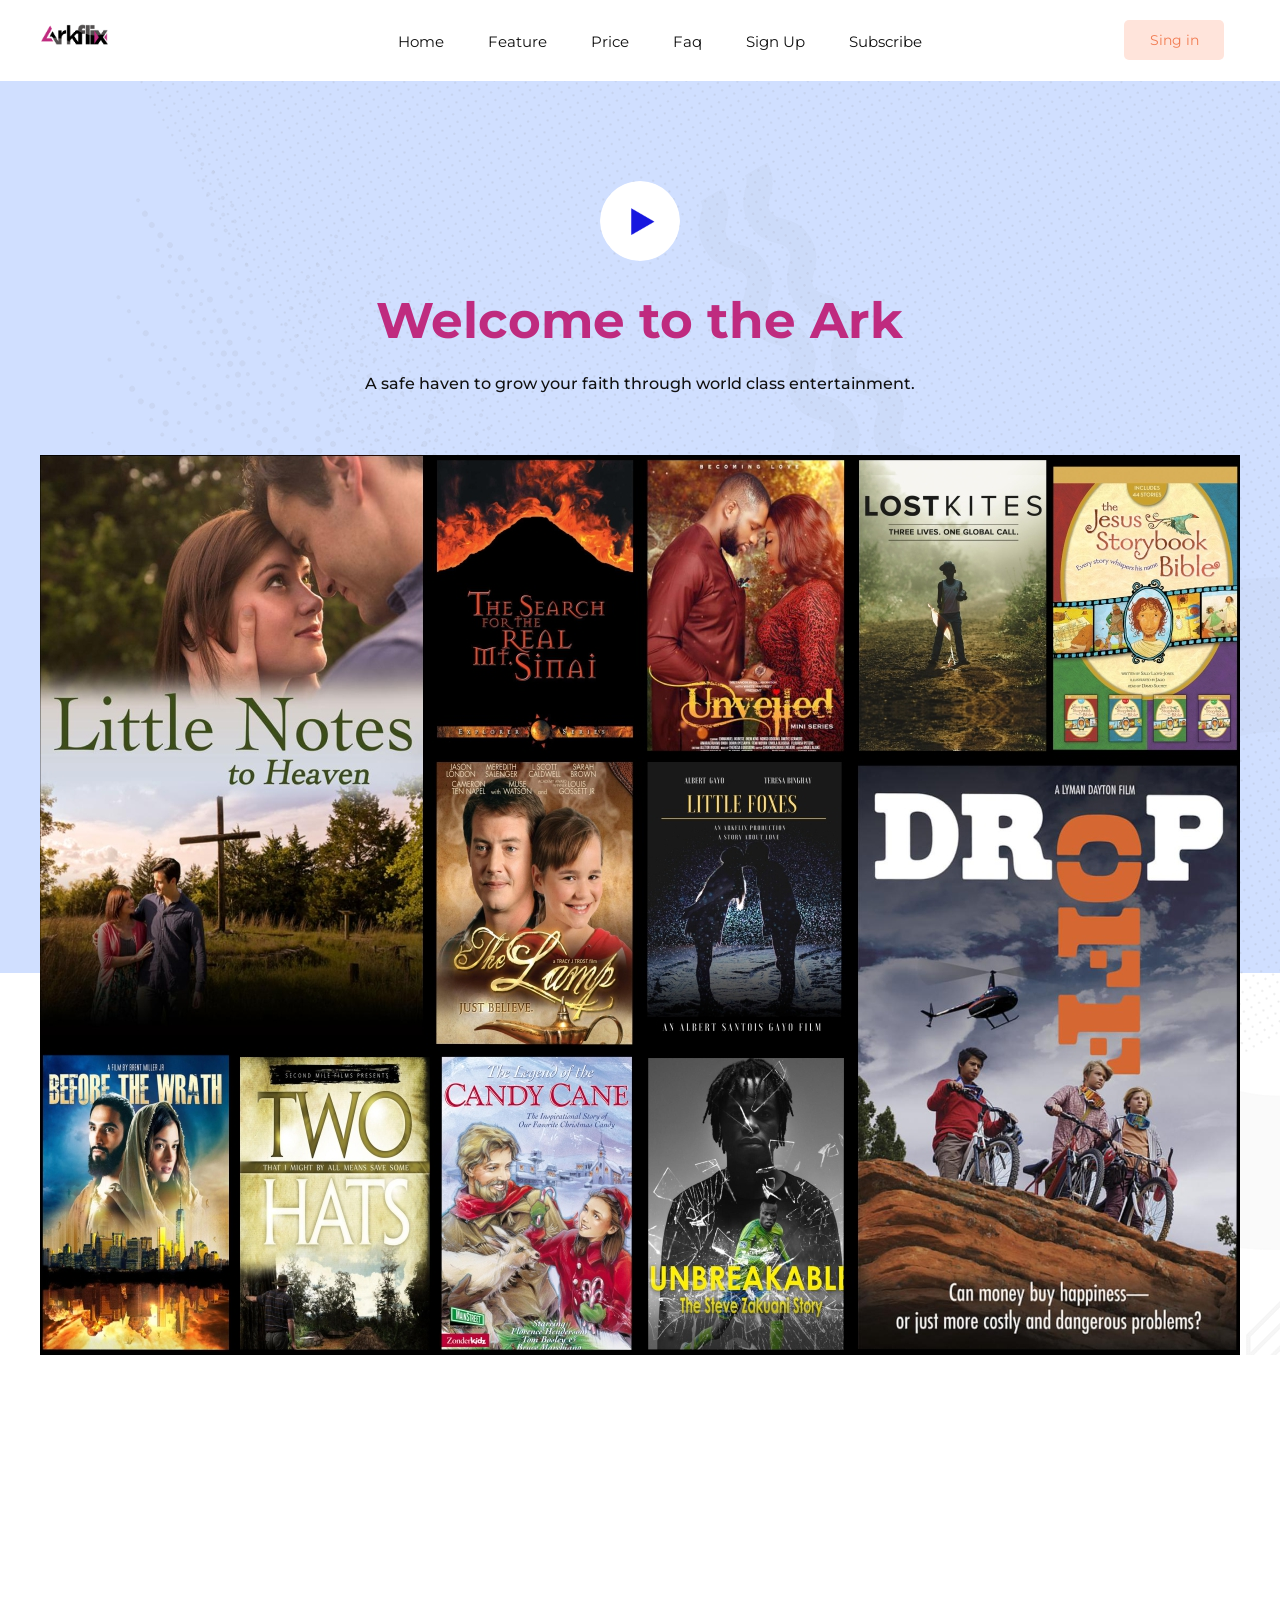
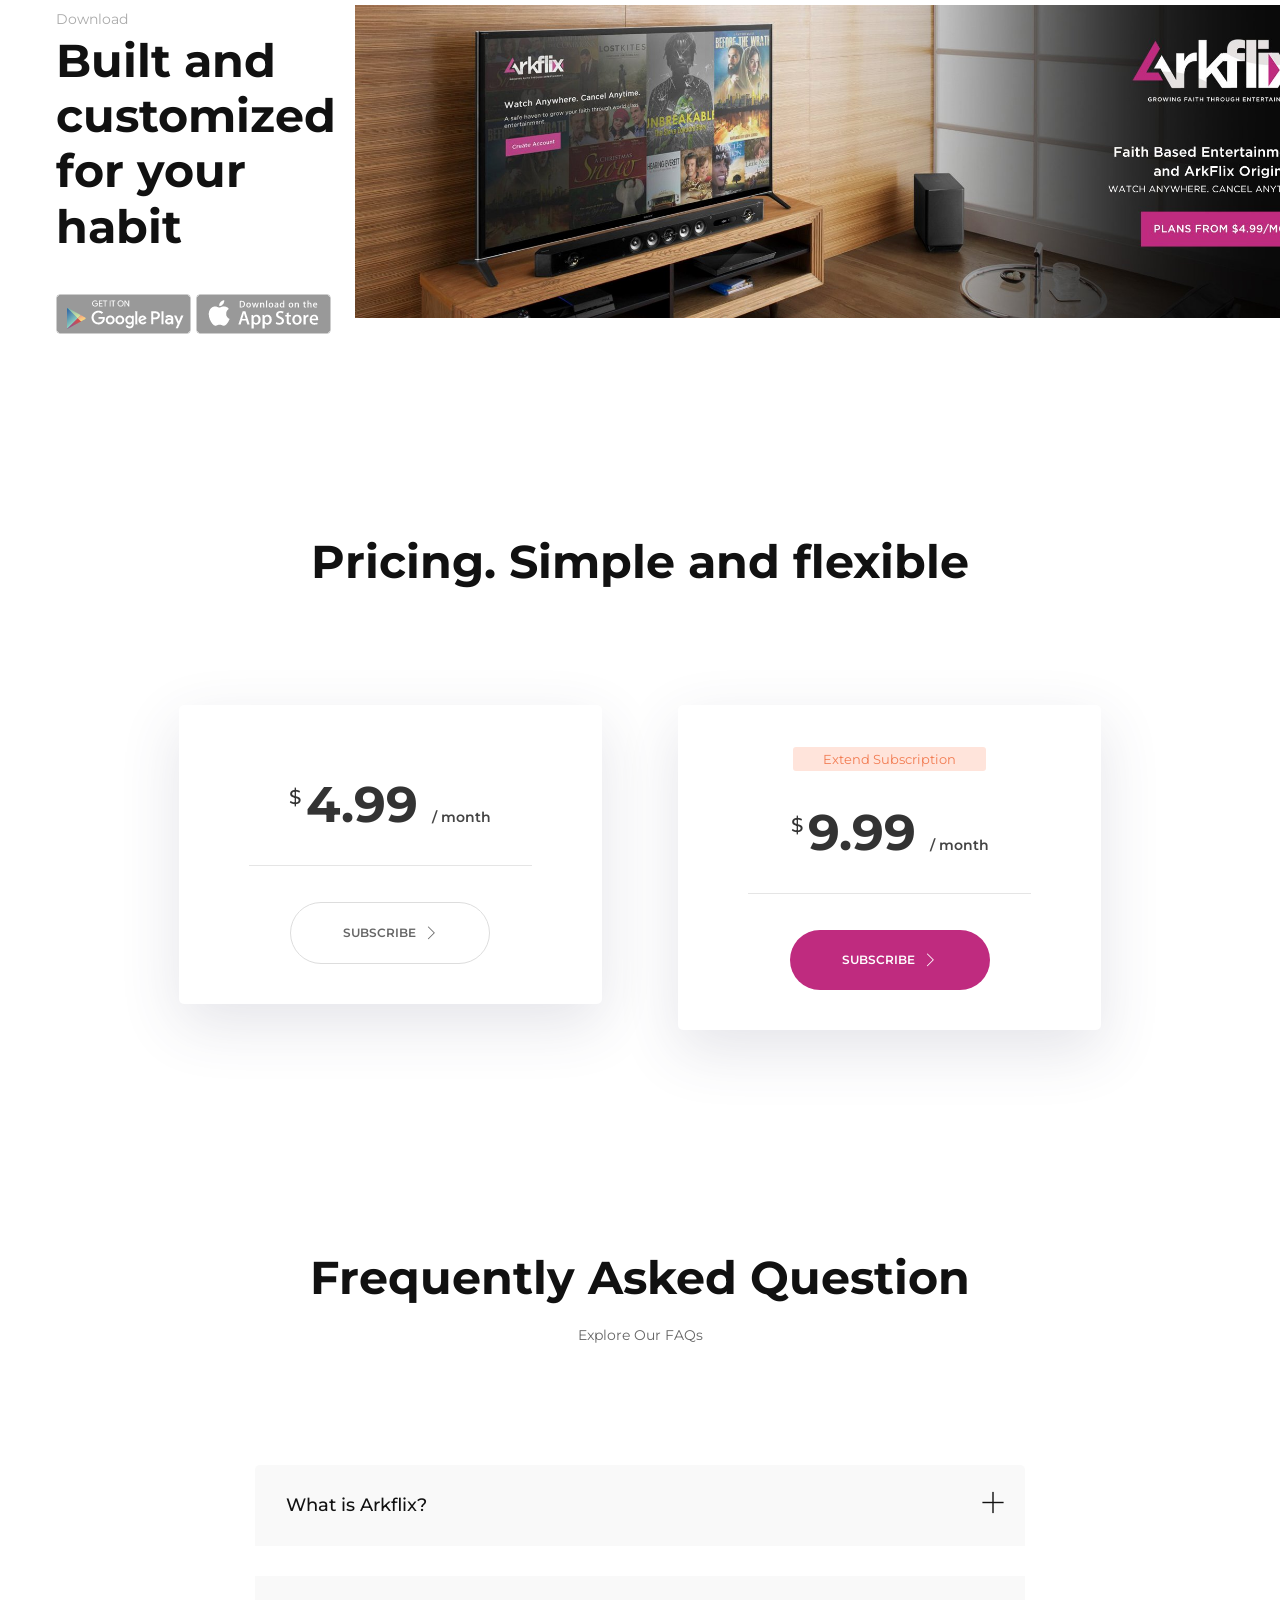
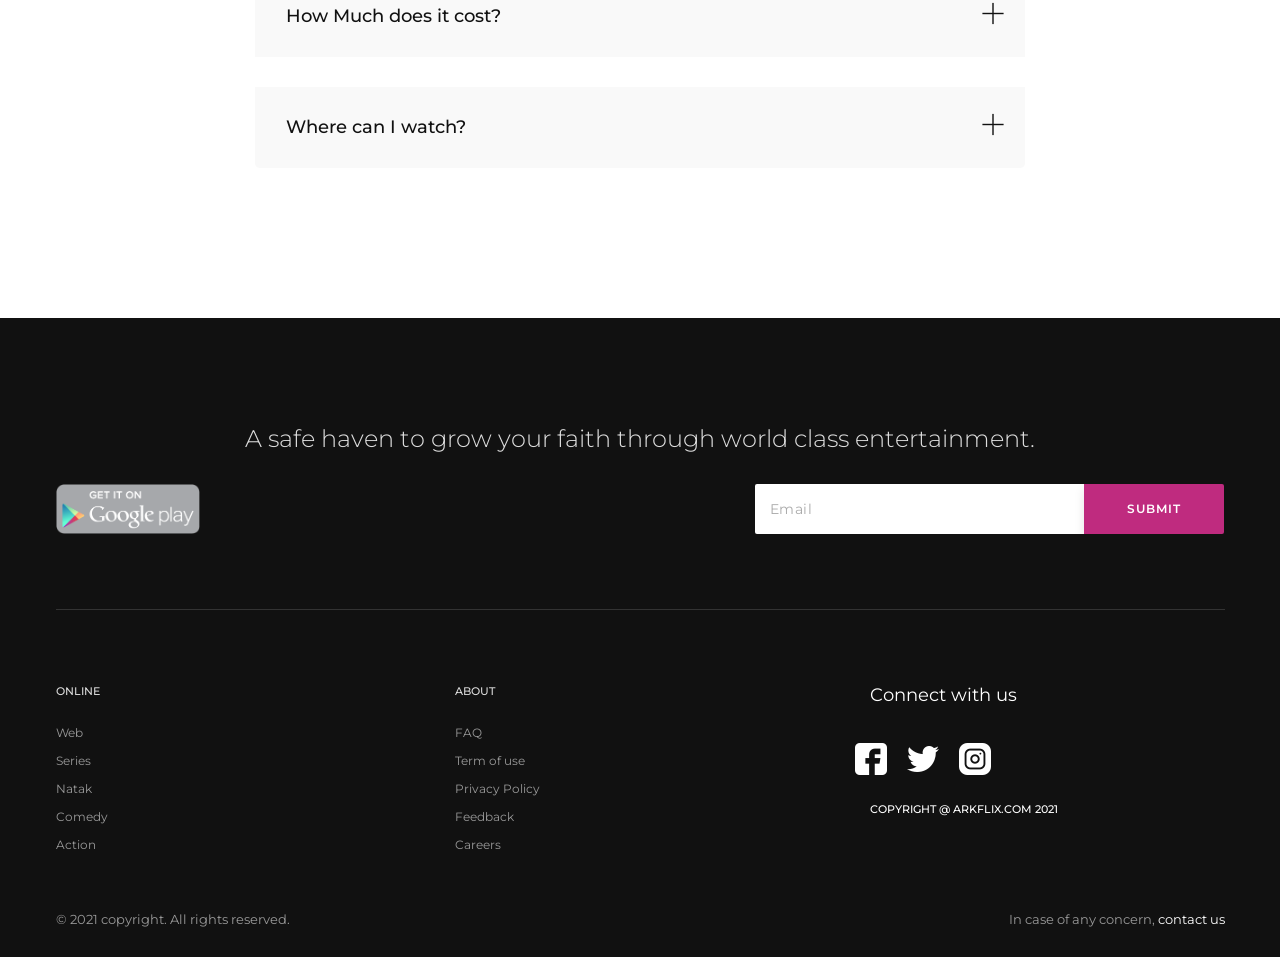
<file: index.html>
<!DOCTYPE html>
<html lang="en">

<!-- Mirrored from gloveswork.in/vstream/landing.html by HTTrack Website Copier/3.x [XR&CO'2014], Sat, 19 Sep 2020 07:42:12 GMT -->
<head>
    <meta charset="UTF-8">
    <meta name="viewport" content="width=device-width, initial-scale=1.0">
    <meta http-equiv="X-UA-Compatible" content="ie=edge">
    <title>ArkFlix - Welcome to the Ark</title>

    <link rel="stylesheet" href="css/themify-icons.css">
    <!-- Favicon icon -->
    <link rel="icon" type="image/png" sizes="16x16" href="images/ark/pp.jpg">
    <!-- Custom Stylesheet -->
    <link rel="stylesheet" href="css/style.css">
    <link rel="stylesheet" href="css/video-player.css">

    <!--Start of Tawk.to Script-->
<script type="text/javascript">
    var Tawk_API=Tawk_API||{}, Tawk_LoadStart=new Date();
    (function(){
    var s1=document.createElement("script"),s0=document.getElementsByTagName("script")[0];
    s1.async=true;
    s1.src='https://embed.tawk.to/5ea9b68910362a7578bd8a6a/default';
    s1.charset='UTF-8';
    s1.setAttribute('crossorigin','*');
    s0.parentNode.insertBefore(s1,s0);
    })();
    </script>
    <!--End of Tawk.to Script-->
</head>

<body>

    <div class="preloader"></div>
    <div class="backdrop"></div>

     

    <div class="main-wrapper">

        <!-- header wrapper -->
        <div class="header-wrapper posfixed">
            <div class="container">
                <div class="row">
                    <div class="col-lg-2 navbar p-0">
                        <a href="index.html" class="logo"><img src="images/ark/bw.png" alt="logo" class="light"><img src="images/ark/bw.png" alt="logo" class="dark"></a>
                        <button class="navbar-toggler" type="button" data-toggle="collapse"
                            data-target="#navbarNavDropdown" aria-controls="navbarNavDropdown"
                            aria-expanded="false" aria-label="Toggle navigation">
                            <span class="navbar-toggler-icon"></span>
                        </button>
                    </div>
                    <div class="col-lg-8 text-center navbar p-0">
                        <div class="collapse navbar-collapse" id="navbarNavDropdown">
                            <ul class="navbar-nav nav-menu style2 float-none text-center">
                                <li class="nav-item"><a class="nav-link scroll-tiger" href="#Banner">Home</a></li>
                                <li class="nav-item"><a class="nav-link scroll-tiger" href="#Feature">Feature</a></li>                                
                                <li class="nav-item"><a class="nav-link scroll-tiger" href="#Price">Price</a></li>
                                
                                <li class="nav-item"><a class="nav-link scroll-tiger" href="#Faq">Faq</a></li>
                                <li class="nav-item"><a class="nav-link scroll-tiger" href="signup.html">Sign Up</a></li>
                                <li class="nav-item"><a class="nav-link scroll-tiger" href="#">Subscribe</a></li>
                            </ul>
                        </div>

                    </div>
                    <div class="col-lg-2 text-right">
                        <a href="signin.html" class="bttn">Sing in</a>
                    </div>
                </div>
            </div>
        </div>
        <!-- header wrapper -->

        <!-- banner wrapper -->
        <div class="banner-wraper text-center" id="Banner" style="background-image: url(images/landing-banner.png);">
            <div class="container ">
                <div class="row">
                    <div class="col-xl-8 offset-xl-2 text-center">
                        <a href="#" class="btn-video"><img src="images/icon142.png" alt="icon" class="play-bttn"></a>
                        <h2>Welcome to the Ark</h2>
                        <h4>A safe haven to grow your faith through world class entertainment.</h4>
                    </div>
                     
                </div>
            </div>
            <img src="images/ark/arkflixbg.jpg" alt="banner" class="banner-img">
        </div>
        <!-- banner wrapper -->

        <div class="service-wrapper" id="Feature">
           
            <div class="container">
                <div class="row pt150">
                    <div class="col-md-3 page-nav pt-0">
                        <span>Download</span>
                        <h2 class="mb-3">Built and customized for your habit</h2>
                       <img src="images/icons2.png" alt="image" class="mt-4">
                    </div>
                    <div class="col-md-9">
                        <img src="images/ark/footerbanner.jpg" alt="image" class="mobile-banner">
                    </div>
                </div>
            </div>
           
        </div>

        <div class="page-nav pt-0" id="Price">
            <div class="container">
                <div class="row">
                    <div class="col-sm-12 text-center">
                        <h2 class="mb-3">Pricing. Simple and flexible</h2>
                        
                    </div>
                </div>
            </div>
        </div>

        <div class="price-table">
            <div class="container">
                <div class="row">
                    
                    <div class="col-xl-5 col-lg-6 md-mb25 offset-xl-1">
                        <div class="price-tab text-center">
                            <span></span>
                            <h2><i>$</i>4.99 <b>/ month</b></h2>
                            <hr>
                            <p></p>
                            <a href="#" class="btn">Subscribe <i class="ti-angle-right"></i></a>
                        </div>
                    </div>
                    <div class="col-xl-5 col-lg-6">
                        <div class="price-tab text-center">
                            <span class="active">Extend Subscription</span>
                            <h2><i>$</i>9.99 <b>/ month</b></h2>
                            <hr>
                            <p></p>
                            <a href="#" class="btn active">Subscribe <i class="ti-angle-right"></i></a>
                        </div>
                    </div>
                </div>
            </div>
        </div>


        

        <!-- <div class="feedback-wrap" id="Feedback">
            <div class="container">
                <div class="row">
                    <img src="images/quote-left.png" alt="image" class="quote">
                    <div class="col-sm-10 offset-sm-1">
                        <div class="feedback-slider owl-carousel owl-theme">
                            <div class="owl-items">
                                <div class="feedback-div">
                                    <h4>Radhe is a singing prodigy determined to follow in the classical footsteps of his grandfather.Radhe is a singing prodigy determined to follow in the classical footsteps of his grandfather.</h4>
                                    <div class="avater">
                                        <img src="images/user-8.png" alt="user">
                                        <h6>Jeff Sigurdsson</h6>
                                        <span>Marketing Director</span>
                                    </div>
                                </div>
                            </div>
                            <div class="owl-items">
                                <div class="feedback-div">
                                    <h4>Radhe is a singing prodigy determined to follow in the classical footsteps of his grandfather.Radhe is a singing prodigy determined to follow in the classical footsteps of his grandfather.</h4>
                                    <div class="avater">
                                        <img src="images/user-8.png" alt="user">
                                        <h6>Jeff Sigurdsson</h6>
                                        <span>Marketing Director</span>
                                    </div>
                                </div>
                            </div>
                            <div class="owl-items">
                                <div class="feedback-div">
                                    <h4>Radhe is a singing prodigy determined to follow in the classical footsteps of his grandfather.Radhe is a singing prodigy determined to follow in the classical footsteps of his grandfather.</h4>
                                    <div class="avater">
                                        <img src="images/user-8.png" alt="user">
                                        <h6>Jeff Sigurdsson</h6>
                                        <span>Marketing Director</span>
                                    </div>
                                </div>
                            </div>
                        </div>
                    </div>
                    <div class="col-sm-10 offset-sm-1">
                        <h3 class="mb-4">Trusted by</h3>
                        <div class="row">
                            <div class="col-lg-2 col-md-4 col-sm-4 col-xs-6 brand-icon"><img src="images/b-2.png" alt="image"></div>
                            <div class="col-lg-2 col-md-4 col-sm-4 col-xs-6 brand-icon"><img src="images/b-3.png" alt="image"></div>
                            <div class="col-lg-2 col-md-4 col-sm-4 col-xs-6 brand-icon"><img src="images/b-4.png" alt="image"></div>
                            <div class="col-lg-2 col-md-4 col-sm-4 col-xs-6 brand-icon"><img src="images/b-5.png" alt="image"></div>
                            <div class="col-lg-2 col-md-4 col-sm-4 col-xs-6 brand-icon"><img src="images/b-6.png" alt="image"></div>
                            <div class="col-lg-2 col-md-4 col-sm-4 col-xs-6 brand-icon"><img src="images/b-2.png" alt="image"></div>
                        </div>
                    </div>
                </div>
            </div>
        </div> -->


        <div class="page-nav" id="Faq">
            <div class="container">
                <div class="row">
                    <div class="col-sm-12 text-center">
                        <h2 class="mb-3">Frequently Asked Question</h2>
                        <p>Explore Our FAQs</p>
                    </div>
                </div>
            </div>
        </div>

        <div class="faq-page">
            <div class="container">
                <div class="row justify-content-center">
                    <div class="col-xl-8">
                        <div id="accordion" class="accordion">
                          <div class="card">
                            <div class="card-header" id="headingOne">
                              <h5 class="mb-0">
                                <button class="btn btn-link collapsed" data-toggle="collapse" data-target="#collapseOne" aria-expanded="false" aria-controls="collapseOne">
                                  What is Arkflix?
                                </button>
                              </h5>
                            </div>

                            <div id="collapseOne" class="collapse" aria-labelledby="headingOne" data-parent="#accordion">
                              <div class="card-body">
                                <p>Arkflix is a streaming service that offers a wide variety of faith based award-winning TV shows, movies, kiddies, 
                                    documentaries, and more on thousands of internet-connected devices.
                                    You can watch as much as you want, whenever you want without a single commercial – 
                                    all for one low monthly price. </p>
                              </div>
                            </div>
                          </div>
                          <div class="card">
                            <div class="card-header" id="headingTwo">
                              <h5 class="mb-0">
                                <button class="btn btn-link collapsed" data-toggle="collapse" data-target="#collapseTwo" aria-expanded="false" aria-controls="collapseTwo">
                                  How Much does it cost?
                                </button>
                              </h5>
                            </div>
                            <div id="collapseTwo" class="collapse" aria-labelledby="headingTwo" data-parent="#accordion">
                              <div class="card-body">
                                <p>Watch Arkflix on your smartphone, tablet, Smart TV, laptop, or streaming device, all for one fixed monthly fee. 
                                    Plans range from ₦2,900 to ₦4,400 a month. No extra costs, no contracts.</p>
                              </div>
                            </div>
                          </div>
                          <div class="card">
                            <div class="card-header" id="headingFour">
                              <h5 class="mb-0">
                                <button class="btn btn-link collapsed" data-toggle="collapse" data-target="#collapseFour" aria-expanded="false" aria-controls="collapseFour">
                                 Where can I watch?
                                </button>
                              </h5>
                            </div>

                            <div id="collapseFour" class="collapse" aria-labelledby="headingFour" data-parent="#accordion">
                              <div class="card-body">
                                <p>Watch anywhere, anytime, on an unlimited number of devices. Sign in with your Arkflix account to 
                                    watch instantly on the web at arkflix.com from your personal 
                                    computer or on any internet-connected device that offers the Arkflix app, including smart TVs, 
                                    smartphones, 
                                    tablets, streaming media players and game consoles.<br>
                                    You can also download your favorite shows with the iOS or Android. 
                                    Use downloads to watch while you're on the go and without an internet connection. 
                                    Take Netflix with you anywhere.</p>
                              </div>
                            </div>
                          </div>
                          <!-- <div class="card">
                            <div class="card-header" id="headingFive">
                              <h5 class="mb-0">
                                <button class="btn btn-link collapsed" data-toggle="collapse" data-target="#collapseFive" aria-expanded="false" aria-controls="collapseFive">
                                  I have read and agree to the Privacy Policy and Terms &amp; Conditions*
                                </button>
                              </h5>
                            </div>

                            <div id="collapseFive" class="collapse" aria-labelledby="headingFive" data-parent="#accordion">
                              <div class="card-body">
                                <p>Anim pariatur cliche reprehenderit, enim eiusmod high life accusamus terry richardson ad squid. 3 wolf moon officia aute, non cupidatat skateboard dolor brunch. Food truck quinoa nesciunt laborum eiusmod. Brunch 3 wolf moon tempor, sunt aliqua put a bird on it squid single-origin coffee nulla assumenda shoreditch et. Nihil anim keffiyeh helvetica, craft beer labore wes anderson cred nesciunt sapiente ea proident. Ad vegan excepteur butcher vice lomo. Leggings occaecat craft beer farm-to-table, raw denim aesthetic synth nesciunt you probably haven't heard of them accusamus labore sustainable VHS.</p>
                              </div>
                            </div>
                          </div>
                          <div class="card">
                            <div class="card-header" id="headingSix">
                              <h5 class="mb-0">
                                <button class="btn btn-link collapsed" data-toggle="collapse" data-target="#collapseSix" aria-expanded="false" aria-controls="collapseSix">
                                  I have read and agree to the Privacy Policy and Terms &amp; Conditions*
                                </button>
                              </h5>
                            </div>

                            <div id="collapseSix" class="collapse" aria-labelledby="headingSix" data-parent="#accordion">
                              <div class="card-body">
                                <p>Anim pariatur cliche reprehenderit, enim eiusmod high life accusamus terry richardson ad squid. 3 wolf moon officia aute, non cupidatat skateboard dolor brunch. Food truck quinoa nesciunt laborum eiusmod. Brunch 3 wolf moon tempor, sunt aliqua put a bird on it squid single-origin coffee nulla assumenda shoreditch et. Nihil anim keffiyeh helvetica, craft beer labore wes anderson cred nesciunt sapiente ea proident. Ad vegan excepteur butcher vice lomo. Leggings occaecat craft beer farm-to-table, raw denim aesthetic synth nesciunt you probably haven't heard of them accusamus labore sustainable VHS.</p>
                              </div>
                            </div>
                          </div>
                          <div class="card">
                            <div class="card-header" id="headingThree">
                              <h5 class="mb-0">
                                <button class="btn btn-link collapsed" data-toggle="collapse" data-target="#collapseThree" aria-expanded="false" aria-controls="collapseThree">
                                  Stream that converts more visitors than any website.
                                </button>
                              </h5>
                            </div>
                            <div id="collapseThree" class="collapse" aria-labelledby="headingThree" data-parent="#accordion">
                              <div class="card-body">
                                <p>Anim pariatur cliche reprehenderit, enim eiusmod high life accusamus terry richardson ad squid. 3 wolf moon officia aute, non cupidatat skateboard dolor brunch. Food truck quinoa nesciunt laborum eiusmod. Brunch 3 wolf moon tempor, sunt aliqua put a bird on it squid single-origin coffee nulla assumenda shoreditch et. Nihil anim keffiyeh helvetica, craft beer labore wes anderson cred nesciunt sapiente ea proident. Ad vegan excepteur butcher vice lomo. Leggings occaecat craft beer farm-to-table, raw denim aesthetic synth nesciunt you probably haven't heard of them accusamus labore sustainable VHS.</p>
                              </div>
                            </div>
                          </div> -->
                        </div>
                    </div>
                </div>
            </div>
        </div>

        <!-- footer wrapper -->
        <div class="footer-wrapper">
            <div class="container">
                <div class="row">
                    <div class="col-sm-12 text-center">
                        <h4 class="mb-4">A safe haven to grow your faith through world class entertainment.</h4>
                    </div>
                    <div class="col-sm-6 text-left">
                        <img src="images/icon-21.png" alt="icon" class="icon-img"> 
                    </div>
                    <div class="col-sm-5 offset-sm-1 text-right">
                        <form action="#" class="mt-0">
                            <input type="text" placeholder="Email">
                            <button>Submit</button>
                        </form>                    
                    </div>
                    <div class="col-sm-12">
                        <div class="middle-footer">
                            <div class="row">
                                
                                <div class="col-md-4 col-lg-4 col-sm-6 col-xs-6 md-mb25">
                                    <h5>ONLINE</h5>
                                    <ul>
                                        <li><a href="#">Web</a></li>
                                        <li><a href="#">Series</a></li>
                                        <li><a href="#">Natak</a></li>
                                        <li><a href="#">Comedy</a></li>
                                        <li><a href="#">Action</a></li>
                                    </ul>
                                </div>
                                
                                <div class="col-md-4 col-lg-4 col-sm-6 col-xs-6">
                                    <h5>About</h5>
                                    <ul>
                                        <li><a href="#">FAQ</a></li>
                                        <li><a href="#">Term of use</a></li>
                                        <li><a href="#">Privacy Policy</a></li>
                                        <li><a href="#">Feedback</a></li>
                                        <li><a href="#">Careers</a></li>
                                    </ul>
                                </div>
                                <div class="col-md-4 col-lg-4 col-sm-6 col-xs-6">
									<div class="col-md-12">
										<h3 style="color:#FFFFFF;">Connect with us</h3>
										<br/>
									</div>
									<div> 
										<a href="https://web.facebook.com/Thearkflix-104206028269469" target="_blank"><img src="images/ark/f.png"></a> &nbsp;&nbsp;&nbsp;
										<a href="https://twitter.com/ArkflixOfficial" target="_blank"><img src="images/ark/t.png"></a> &nbsp;&nbsp;&nbsp;
										<a href="https://www.instagram.com/THEARKFLIX/" target="_blank"><img src="images/ark/y.png"></a>
									 
									</div>
									<div class="col-md-12"><br/>
										 <h5 style="color:#FFFFFF;">Copyright @ Arkflix.com 2021</h5>
									</div>
								</div>
                            </div>
                        </div>
                    </div>

                    <div class="col-sm-12 lower-footer"></div>
                    <div class="col-sm-6">
                        <p class="copyright-text">© 2021 copyright. All rights reserved.</p>
                    </div>
                    <div class="col-sm-6 text-right">
                        <p class="float-right copyright-text">In case of any concern, <a href="#">contact us</a></p>
                    </div>
                </div>
            </div>
        </div>
        <!-- footer wrapper -->

    </div>

    <div class="player-container lightbox" style="display: none">
        <a href="#" class="close-video-player btn-lightbox-close"><i class="ti-close"></i></a>
        <div class='player'>
            <video id='video' src='images/video1.mp4' playsinline></video>
                    <div class='play-btn-big'></div>
                    <div class='controls'>
                        <div class="time"><span class="time-current"></span><span class="time-total"></span></div>
                        <div class='progress'>
                            <div class='progress-filled'></div>
                        </div>
                        <div class='controls-main'>
                            <div class='controls-left'>
                                <div class='volume'>
                                    <div class='volume-btn loud'>
                                        <svg width="26" height="24" viewBox="0 0 26 24" fill="none" xmlns="http://www.w3.org/2000/svg">
                                            <path d="M6.75497 17.6928H2C0.89543 17.6928 0 16.7973 0 15.6928V8.30611C0 7.20152 0.895431 6.30611 2 6.30611H6.75504L13.9555 0.237289C14.6058 -0.310807 15.6 0.151473 15.6 1.00191V22.997C15.6 23.8475 14.6058 24.3098 13.9555 23.7617L6.75497 17.6928Z" transform="translate(0 0.000518799)" fill="white"/>
                                            <path id="volume-low" d="M0 9.87787C2.87188 9.87787 5.2 7.66663 5.2 4.93893C5.2 2.21124 2.87188 0 0 0V2C1.86563 2 3.2 3.41162 3.2 4.93893C3.2 6.46625 1.86563 7.87787 0 7.87787V9.87787Z" transform="translate(17.3333 7.44955)" fill="white"/>

                                            <path id="volume-high" d="M0 16.4631C4.78647 16.4631 8.66667 12.7777 8.66667 8.23157C8.66667 3.68539 4.78647 0 0 0V2C3.78022 2 6.66667 4.88577 6.66667 8.23157C6.66667 11.5773 3.78022 14.4631 0 14.4631V16.4631Z" transform="translate(17.3333 4.15689)" fill="white"/> 
                                    <path id="volume-off" d="M1.22565 0L0 1.16412L3.06413 4.0744L0 6.98471L1.22565 8.14883L4.28978 5.23853L7.35391 8.14883L8.57956 6.98471L5.51544 4.0744L8.57956 1.16412L7.35391 0L4.28978 2.91031L1.22565 0Z" transform="translate(17.3769 8.31403)" fill="white"/>
                                        </svg>

                                    </div>
                                    <div class='volume-slider'>
                                        <div class='volume-filled'></div>
                                    </div>
                                </div>
                            </div>
                            <div class='play-btn paused'></div>
                            <div class="controls-right">
                                <div class='speed'>
                                    <ul class='speed-list'>
                                        <li class='speed-item' data-speed='0.5'>0.5x</li>
                                        <li class='speed-item' data-speed='0.75'>0.75x</li>
                                        <li class='speed-item active' data-speed='1'>1x</li>
                                        <li class='speed-item' data-speed='1.5'>1.5x</li>
                                        <li class='speed-item' data-speed='2'>2x</li>
                                    </ul>
                                </div>
                                <div class='fullscreen'>
                                    <svg width="30" height="22" viewBox="0 0 30 22" fill="none" xmlns="http://www.w3.org/2000/svg">
            <path d="M0 0V-1.5H-1.5V0H0ZM0 18H-1.5V19.5H0V18ZM26 18V19.5H27.5V18H26ZM26 0H27.5V-1.5H26V0ZM1.5 6.54545V0H-1.5V6.54545H1.5ZM0 1.5H10.1111V-1.5H0V1.5ZM-1.5 11.4545V18H1.5V11.4545H-1.5ZM0 19.5H10.1111V16.5H0V19.5ZM24.5 11.4545V18H27.5V11.4545H24.5ZM26 16.5H15.8889V19.5H26V16.5ZM27.5 6.54545V0H24.5V6.54545H27.5ZM26 -1.5H15.8889V1.5H26V-1.5Z" transform="translate(2 2)" fill="white"/>
            </svg>

            </div>
            </div>

            </div>
            </div>
        </div>
    </div>

    

    <script src="js/plugin.js"></script>
    <script src="js/jquery.easing.1.3.js"></script>
    <script src="vendor/bootstrap/js/bootstrap.bundle.min.js"></script>
    <script src="js/scripts.js"></script>
    
</body>


<!-- Mirrored from gloveswork.in/vstream/landing.html by HTTrack Website Copier/3.x [XR&CO'2014], Sat, 19 Sep 2020 07:43:26 GMT -->
</html>
</file>
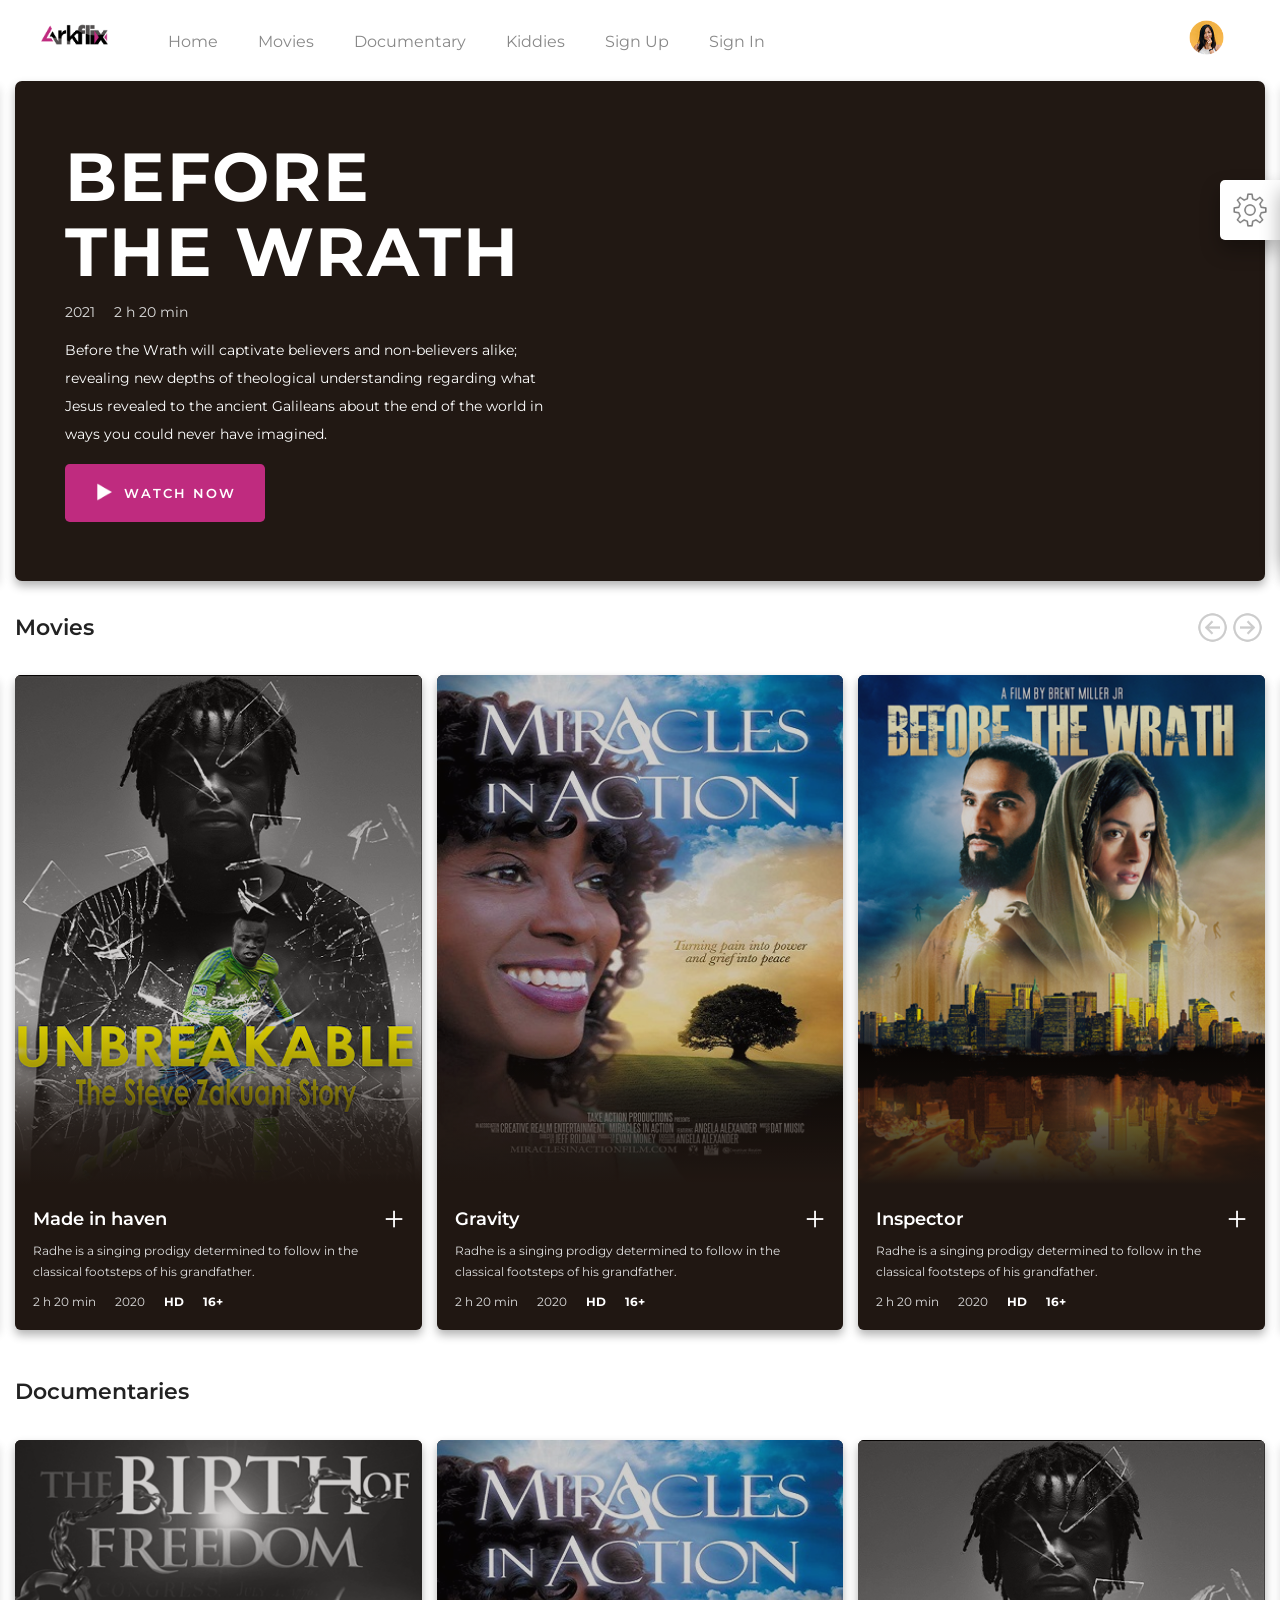
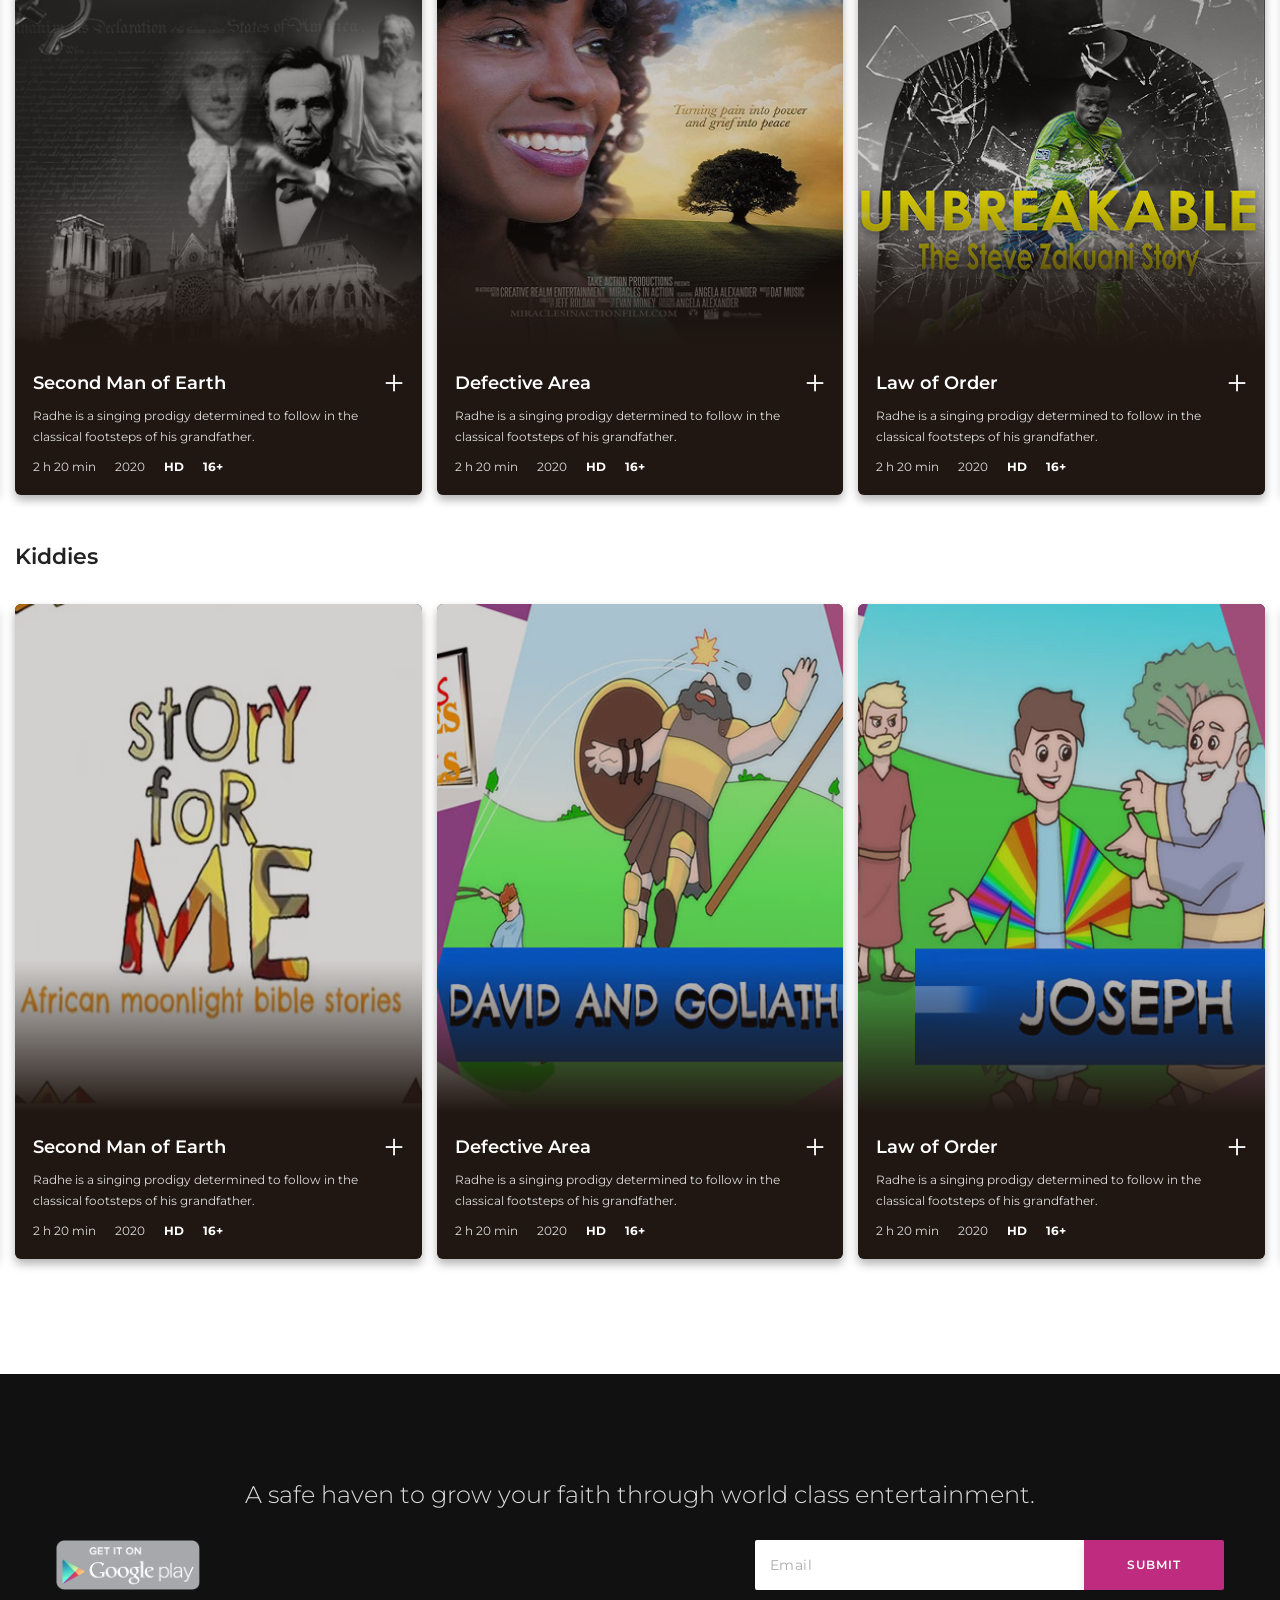
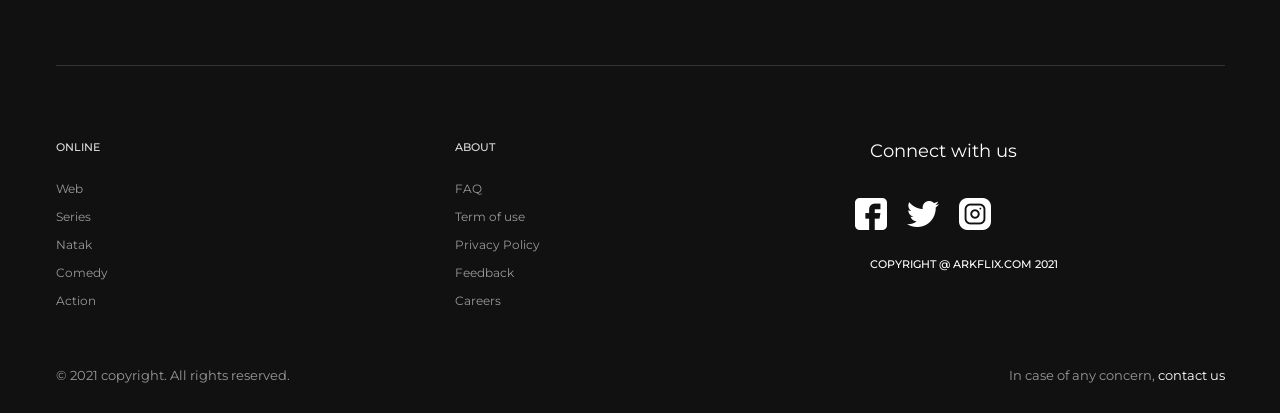
<file: apphome.html>
<!DOCTYPE html>
<html lang="en">

<!-- Mirrored from gloveswork.in/vstream/home-full.html by HTTrack Website Copier/3.x [XR&CO'2014], Sat, 19 Sep 2020 07:43:27 GMT -->
<head>
    <meta charset="UTF-8">
    <meta name="viewport" content="width=device-width, initial-scale=1.0">
    <meta http-equiv="X-UA-Compatible" content="ie=edge">
    <title>ArkFlix</title>

    <link rel="stylesheet" href="css/themify-icons.css">
    <!-- Favicon icon -->
    <link rel="icon" type="image/png" sizes="16x16" href="images/ark/pp.jpg">
    <!-- Custom Stylesheet -->
    <link rel="stylesheet" href="css/style.css">
</head>

<body class="full-wrap">

    <div class="preloader"></div>

    <div class="backdrop"></div>
    <div class="switchcolor"><img src="images/settings.png" alt="icon"></div>
    <div class="switchcolor-wrap">
        <a class="link sheet-close"><i class="ti-close"></i></a>
        <h2>Settings</h2>
        <h4>Choose Color Theme</h4>
        <ul>
            <li>
                <label class="item-radio item-content">
                    <input type="radio" name="color-radio" value="red" checked=""><i class="ti-check"></i>
                    <span class="circle-color bg-red" style="background-color: #ff3b30;"></span>
                </label>
            </li>
            <li>
                <label class="item-radio item-content">
                    <input type="radio" name="color-radio" value="green"><i class="ti-check"></i>
                    <span class="circle-color bg-green" style="background-color: #4cd964;"></span>
                </label>
            </li>
            <li>
                <label class="item-radio item-content">
                    <input type="radio" name="color-radio" value="blue" checked=""><i class="ti-check"></i>
                    <span class="circle-color bg-blue" style="background-color: #132977;"></span>
                </label>
            </li>
            <li>
                <label class="item-radio item-content">
                    <input type="radio" name="color-radio" value="pink"><i class="ti-check"></i>
                    <span class="circle-color bg-pink" style="background-color: #ff2d55;"></span>
                </label>
            </li>
            <li>
                <label class="item-radio item-content">
                    <input type="radio" name="color-radio" value="yellow"><i class="ti-check"></i>
                    <span class="circle-color bg-yellow" style="background-color: #ffcc00;"></span>
                </label>
            </li>
            <li>
                <label class="item-radio item-content">
                    <input type="radio" name="color-radio" value="orange"><i class="ti-check"></i>
                    <span class="circle-color bg-orange" style="background-color: #ff9500;"></span>
                </label>
            </li>
            <li>
                <label class="item-radio item-content">
                    <input type="radio" name="color-radio" value="gray"><i class="ti-check"></i>
                    <span class="circle-color bg-gray" style="background-color: #8e8e93;"></span>
                </label>
            </li>

            <li>
                <label class="item-radio item-content">
                    <input type="radio" name="color-radio" value="brown"><i class="ti-check"></i>
                    <span class="circle-color bg-brown" style="background-color: #D2691E;"></span>
                </label>
            </li>
            <li>
                <label class="item-radio item-content">
                    <input type="radio" name="color-radio" value="darkgreen"><i class="ti-check"></i>
                    <span class="circle-color bg-darkgreen" style="background-color: #228B22;"></span>
                </label>
            </li>
            <li>
                <label class="item-radio item-content">
                    <input type="radio" name="color-radio" value="deeppink"><i class="ti-check"></i>
                    <span class="circle-color bg-deeppink" style="background-color: #FFC0CB;"></span>
                </label>
            </li>
            <li>
                <label class="item-radio item-content">
                    <input type="radio" name="color-radio" value="cadetblue"><i class="ti-check"></i>
                    <span class="circle-color bg-cadetblue" style="background-color: #5f9ea0;"></span>
                </label>
            </li>
            <li>
                <label class="item-radio item-content">
                    <input type="radio" name="color-radio" value="darkorchid"><i class="ti-check"></i>
                    <span class="circle-color bg-darkorchid" style="background-color: #9932cc;"></span>
                </label>
            </li>
            
            
        </ul>
        <div class="toggle-div mt-4">
            <h4 class="d-inline">Dark Mode</h4>
            <div class="d-inline float-right">
                <label class="toggle toggle-init"><input type="checkbox"><span class="toggle-icon"></span></label>
            </div>
        </div>
    </div>

    <div class="main-wrapper">
        <!-- header wrapper -->
        <div class="header-wrapper">
            <div class="container">
                <div class="row">
                    <div class="col-lg-8 navbar p-0">
                        <a href="index.html" class="logo"><img src="images/ark/bw.png" alt="logo"></a>
                        <button class="navbar-toggler" type="button" data-toggle="collapse"
                            data-target="#navbarNavDropdown" aria-controls="navbarNavDropdown"
                            aria-expanded="false" aria-label="Toggle navigation">
                            <span class="navbar-toggler-icon"></span>
                        </button>
                        <div class="collapse navbar-collapse fixed" id="navbarNavDropdown">
                           <ul class="navbar-nav nav-menu float-none text-center">
                                <li class="nav-item"><a class="nav-link" href="apphome.html">Home</a></li>
                                <li class="nav-item"><a class="nav-link" href="apphome.html">Movies</a></li>
                                <li class="nav-item"><a class="nav-link" href="documentaries.html">Documentary</a></li>
                                <li class="nav-item"><a class="nav-link" href="Kiddies.html">Kiddies</a></li>
                                <li class="nav-item"><a class="nav-link" href="signup.html">Sign Up</a></li>
                                <li class="nav-item"><a class="nav-link" href="signin.html">Sign In</a></li>
                               
                            </ul>
                        </div>
                    </div>
                    <div class="col-lg-4">
                        
                        <div class="user-avater">
                            <img src="images/user-8.png" alt="user">
                            <div class="user-menu">
                                <ul>
                                    <li><a href="profile.html"><i class="ti-user"></i>My Profile</a></li>
                                    <li><a href="#"><i class="ti-heart"></i>My Favorites</a></li>
                                    <li><a href="#"><i class="ti-world"></i>Privacy Policy</a></li>
                                    <li><a href="signin.html"><i class="ti-power-off"></i>Log Out</a></li>
                                </ul>
                            </div>
                        </div>
                        <!-- <div class="search-div">
                            <input type="text" placeholder="Seacrh">
                        </div> -->
                    </div>
                </div>
            </div>
        </div>
        <!-- header wrapper -->
        <!-- banenr wrapper -->
        <div class="banner-wrapper">
            <div class="container-fluid">
                <div class="row">
                    <div class="col-sm-12">
                        <div class="banner-slider owl-carousel owl-theme">
                            <!-- <div class="owl-items">
                                <div class="banner-wrap justify-content-between align-items-center">
                                    <div class="left-wrap">
                                        <span class="rnd">IMDb 6.7</span>
                                        <h2>Mother of  <br>Brooklyn</h2>
                                        <span class="tag"><b>SEASON 1</b></span>
                                        <span class="tag">2020</span>
                                        <span class="tag"><b>HD</b></span>
                                        <span class="tag"><b>16+</b></span>
                                        <span class="tag">2 h 20 min</span>
                                        <p>Radhe is a singing prodigy determined to follow in the classical footsteps of his grandfather. Tamanna is a YouTube pop sensation desperate to become .</p>
                                        <a href="season.html" class="btn btn-lg"><img src="images/play.png" alt="icn">Watch now</a>
                                    </div>
                                    <div class="right-wrap" style="background-image: url(images/ark/slider1.jpg);"></div>
                                </div>
                            </div> -->
<!-- 
                            <div class="owl-items">
                                <div class="banner-wrap justify-content-between align-items-center">
                                    <div class="left-wrap">
                                        <span class="rnd">IMDb 6.7</span>
                                        <h2>Made <br> in heaven</h2>
                                        <span class="tag"><b>SEASON 1</b></span>
                                        <span class="tag">2020</span>
                                        <span class="tag"><b>HD</b></span>
                                        <span class="tag"><b>16+</b></span>
                                        <span class="tag">2 h 20 min</span>
                                        <p>Radhe is a singing prodigy determined to follow in the classical footsteps of his grandfather. Tamanna is a YouTube pop sensation desperate to become .</p>
                                        <a href="video.html" class="btn btn-lg"><img src="images/play.png" alt="icn">Watch now</a>
                                    </div>
                                    <div class="right-wrap" style="background-image: url(images/banner-3.jpg);"></div>
                                </div>
                            </div>
                            
                            
                            <div class="owl-items">
                                <div class="banner-wrap justify-content-between align-items-center">
                                    <div class="left-wrap">
                                        <span class="rnd">IMDb 6.7</span>
                                        <h2>Zero<br> dark night</h2>
                                        <span class="tag"><b>SEASON 1</b></span>
                                        <span class="tag">2020</span>
                                        <span class="tag"><b>HD</b></span>
                                        <span class="tag"><b>16+</b></span>
                                        <span class="tag">2 h 20 min</span>
                                        <p>Radhe is a singing prodigy determined to follow in the classical footsteps of his grandfather. Tamanna is a YouTube pop sensation desperate to become .</p>
                                        <a href="video.html" class="btn btn-lg"><img src="images/play.png" alt="icn">Watch now</a>
                                    </div>
                                    <div class="right-wrap" style="background-image: url(images/banner-2.jpg);"></div>
                                </div>

                            </div> -->
                            <div class="owl-items">

                                <div class="banner-wrap justify-content-between align-items-center">
                                    <div class="left-wrap">
                                        <!-- <span class="rnd">IMDb 6.7</span> -->
                                        <h2>Before <br> The Wrath</h2>
                                        <!-- <span class="tag"><b>SEASON 1</b></span>
                                       
                                        <span class="tag"><b>HD</b></span>
                                        <span class="tag"><b>16+</b></span> -->
                                        <span class="tag">2021</span>
                                        <span class="tag">2 h 20 min</span>
                                        <p>
                                            Before the Wrath will captivate believers and non-believers alike; revealing new depths of theological 
                                            understanding regarding what Jesus revealed 
                                            to the ancient Galileans about the end of the world in ways you could never have imagined.
                                        </p>
                                        <a href="video.html" class="btn btn-lg"><img src="images/play.png" alt="icn">Watch now</a>
                                    </div>
                                    <div class="right-wrap">
                                        <video autoplay muted loop id="myVideo">
                                          <source src="images/ark/btw.mp4" type="video/mp4">
                                        </video>
                                    </div>
                                </div>

                            </div>
                        </div>
                    </div>
                </div>
            </div>
        </div>
        <!-- banenr wrapper -->
        <!-- slider wrapper -->
        <div class="slide-wrapper">
            <div class="container-fluid">
                <div class="row">
                    <div class="col-sm-6 text-left mb-4 mt-4">
                        <h2>Movies</h2>
                    </div>
                    
                </div>
                <div class="row">
                    <div class="col-sm-12">
                        <div class="slide-slider-full owl-carousel owl-theme">
                            
                            <div class="owl-items">
                                <a class="slide-one" href="video.html">
                                    <div class="slide-image"><img src="images/ark/Unbreakable.png" alt="image"></div>
                                    <div class="slide-content">
                                        <h2>Made in haven <img src="images/plus.png" alt="icon"></h2>
                                        <p>Radhe is a singing prodigy determined to follow in the classical footsteps of his grandfather.</p>
                                        <span class="tag">2 h 20 min</span>
                                        <span class="tag">2020</span>
                                        <span class="tag"><b>HD</b></span>
                                        <span class="tag"><b>16+</b></span>
                                    </div>
                                </a>
                            </div>
                            <div class="owl-items">
                                <a class="slide-one" href="video.html">
                                    <div class="slide-image"><img src="images/ark/miracles-in-action.jpg" alt="image"></div>
                                    <div class="slide-content">
                                        <h2>Gravity <img src="images/plus.png" alt="icon"></h2>
                                        <p>Radhe is a singing prodigy determined to follow in the classical footsteps of his grandfather.</p>
                                        <span class="tag">2 h 20 min</span>
                                        <span class="tag">2020</span>
                                        <span class="tag"><b>HD</b></span>
                                        <span class="tag"><b>16+</b></span>
                                    </div>
                                </a>
                            </div>
                            <div class="owl-items">
                                <a class="slide-one" href="video.html">
                                    <div class="slide-image"><img src="images/ark/b4drath.png" alt="image"></div>
                                    <div class="slide-content">
                                        <h2>Inspector <img src="images/plus.png" alt="icon"></h2>
                                        <p>Radhe is a singing prodigy determined to follow in the classical footsteps of his grandfather.</p>
                                        <span class="tag">2 h 20 min</span>
                                        <span class="tag">2020</span>
                                        <span class="tag"><b>HD</b></span>
                                        <span class="tag"><b>16+</b></span>
                                    </div>
                                </a>
                            </div>
                            <div class="owl-items">
                                <a class="slide-one" href="video.html">
                                    <div class="slide-image"><img src="images/ark/candy.png" alt="image"></div>
                                    <div class="slide-content">
                                        <h2>Sky Staar <img src="images/plus.png" alt="icon"></h2>
                                        <p>Radhe is a singing prodigy determined to follow in the classical footsteps of his grandfather.</p>
                                        <span class="tag">2 h 20 min</span>
                                        <span class="tag">2020</span>
                                        <span class="tag"><b>HD</b></span>
                                        <span class="tag"><b>16+</b></span>
                                    </div>
                                </a>
                            </div>

                         
                        </div>
                    </div>
                </div>
            </div>
        </div>
        <!-- slider wrapper -->
        <!-- slider wrapper -->
        <div class="slide-wrapper">
            <div class="container-fluid">
                <div class="row">
                    <div class="col-sm-6 text-left mb-4 mt-4">
                        <h2>Documentaries</h2>
                    </div>
                    
                </div>
                <div class="row">
                    <div class="col-sm-12">
                        <div class="slide-slider-full owl-carousel owl-theme">
                            <div class="owl-items">
                                <a class="slide-one" href="video.html">
                                    <div class="slide-image"><img src="images/ark/free.png" alt="image"></div>
                                    <div class="slide-content">
                                        <h2>Second Man of Earth <img src="images/plus.png" alt="icon"></h2>
                                        <p>Radhe is a singing prodigy determined to follow in the classical footsteps of his grandfather.</p>
                                        <span class="tag">2 h 20 min</span>
                                        <span class="tag">2020</span>
                                        <span class="tag"><b>HD</b></span>
                                        <span class="tag"><b>16+</b></span>
                                    </div>
                                </a>
                            </div>
                            <div class="owl-items">
                                <a class="slide-one" href="video.html">
                                    <div class="slide-image"><img src="images/ark/miracles-in-action.jpg" alt="image"></div>
                                    <div class="slide-content">
                                        <h2>Defective Area <img src="images/plus.png" alt="icon"></h2>
                                        <p>Radhe is a singing prodigy determined to follow in the classical footsteps of his grandfather.</p>
                                        <span class="tag">2 h 20 min</span>
                                        <span class="tag">2020</span>
                                        <span class="tag"><b>HD</b></span>
                                        <span class="tag"><b>16+</b></span>
                                    </div>
                                </a>
                            </div>
                            <div class="owl-items">
                                <a class="slide-one" href="video.html">
                                    <div class="slide-image"><img src="images/ark/Unbreakable.png" alt="image"></div>
                                    <div class="slide-content">
                                        <h2>Law of Order <img src="images/plus.png" alt="icon"></h2>
                                        <p>Radhe is a singing prodigy determined to follow in the classical footsteps of his grandfather.</p>
                                        <span class="tag">2 h 20 min</span>
                                        <span class="tag">2020</span>
                                        <span class="tag"><b>HD</b></span>
                                        <span class="tag"><b>16+</b></span>
                                    </div>
                                </a>
                            </div>
                           
                        </div>
                    </div>
                </div>
            </div>
        </div>

        <div class="slide-wrapper">
            <div class="container-fluid">
                <div class="row">
                    <div class="col-sm-6 text-left mb-4 mt-4">
                        <h2>Kiddies</h2>
                    </div>
                    
                </div>
                <div class="row">
                    <div class="col-sm-12">
                        <div class="slide-slider-full owl-carousel owl-theme">
                            <div class="owl-items">
                                <a class="slide-one" href="video.html">
                                    <div class="slide-image"><img src="images/ark/c1.jpg" alt="image"></div>
                                    <div class="slide-content">
                                        <h2>Second Man of Earth <img src="images/plus.png" alt="icon"></h2>
                                        <p>Radhe is a singing prodigy determined to follow in the classical footsteps of his grandfather.</p>
                                        <span class="tag">2 h 20 min</span>
                                        <span class="tag">2020</span>
                                        <span class="tag"><b>HD</b></span>
                                        <span class="tag"><b>16+</b></span>
                                    </div>
                                </a>
                            </div>
                            <div class="owl-items">
                                <a class="slide-one" href="video.html">
                                    <div class="slide-image"><img src="images/ark/c2.jpg" alt="image"></div>
                                    <div class="slide-content">
                                        <h2>Defective Area <img src="images/plus.png" alt="icon"></h2>
                                        <p>Radhe is a singing prodigy determined to follow in the classical footsteps of his grandfather.</p>
                                        <span class="tag">2 h 20 min</span>
                                        <span class="tag">2020</span>
                                        <span class="tag"><b>HD</b></span>
                                        <span class="tag"><b>16+</b></span>
                                    </div>
                                </a>
                            </div>
                            <div class="owl-items">
                                <a class="slide-one" href="video.html">
                                    <div class="slide-image"><img src="images/ark/c3.jpg" alt="image"></div>
                                    <div class="slide-content">
                                        <h2>Law of Order <img src="images/plus.png" alt="icon"></h2>
                                        <p>Radhe is a singing prodigy determined to follow in the classical footsteps of his grandfather.</p>
                                        <span class="tag">2 h 20 min</span>
                                        <span class="tag">2020</span>
                                        <span class="tag"><b>HD</b></span>
                                        <span class="tag"><b>16+</b></span>
                                    </div>
                                </a>
                            </div>
                           
                        </div>
                    </div>
                </div>
            </div>
        </div>
        
                        </div>
                    </div>
                </div>
            </div>
        </div>
     
        <div class="footer-wrapper">
            <div class="container">
                <div class="row">
                    <div class="col-sm-12 text-center">
                        <h4 class="mb-4">A safe haven to grow your faith through world class entertainment.</h4>
                    </div>
                    <div class="col-sm-6 text-left">
                        <img src="images/icon-21.png" alt="icon" class="icon-img"> 
                    </div>
                    <div class="col-sm-5 offset-sm-1 text-right">
                        <form action="#" class="mt-0">
                            <input type="text" placeholder="Email">
                            <button>Submit</button>
                        </form>                    
                    </div>
                    <div class="col-sm-12">
                        <div class="middle-footer">
                            <div class="row">
                                
                                <div class="col-md-4 col-lg-4 col-sm-6 col-xs-6 md-mb25">
                                    <h5>ONLINE</h5>
                                    <ul>
                                        <li><a href="#">Web</a></li>
                                        <li><a href="#">Series</a></li>
                                        <li><a href="#">Natak</a></li>
                                        <li><a href="#">Comedy</a></li>
                                        <li><a href="#">Action</a></li>
                                    </ul>
                                </div>
                                
                                <div class="col-md-4 col-lg-4 col-sm-6 col-xs-6">
                                    <h5>About</h5>
                                    <ul>
                                        <li><a href="#">FAQ</a></li>
                                        <li><a href="#">Term of use</a></li>
                                        <li><a href="#">Privacy Policy</a></li>
                                        <li><a href="#">Feedback</a></li>
                                        <li><a href="#">Careers</a></li>
                                    </ul>
                                </div>
                                <div class="col-md-4 col-lg-4 col-sm-6 col-xs-6">
									<div class="col-md-12">
										<h3 style="color:#FFFFFF;">Connect with us</h3>
										<br/>
									</div>
									<div> 
										<a href="https://web.facebook.com/Thearkflix-104206028269469" target="_blank"><img src="images/ark/f.png"></a> &nbsp;&nbsp;&nbsp;
										<a href="https://twitter.com/ArkflixOfficial" target="_blank"><img src="images/ark/t.png"></a> &nbsp;&nbsp;&nbsp;
										<a href="https://www.instagram.com/THEARKFLIX/" target="_blank"><img src="images/ark/y.png"></a>
									 
									</div>
									<div class="col-md-12"><br/>
										 <h5 style="color:#FFFFFF;">Copyright @ Arkflix.com 2021</h5>
									</div>
								</div>
                            </div>
                        </div>
                    </div>

                    <div class="col-sm-12 lower-footer"></div>
                    <div class="col-sm-6">
                        <p class="copyright-text">© 2021 copyright. All rights reserved.</p>
                    </div>
                    <div class="col-sm-6 text-right">
                        <p class="float-right copyright-text">In case of any concern, <a href="#">contact us</a></p>
                    </div>
                </div>
            </div>
        </div>

    </div>

    


    <script src="js/plugin.js"></script>
    <script src="vendor/bootstrap/js/bootstrap.bundle.min.js"></script>
    <script src="js/scripts.js"></script>
    
</body>


<!-- Mirrored from gloveswork.in/vstream/season.html by HTTrack Website Copier/3.x [XR&CO'2014], Sat, 19 Sep 2020 07:42:12 GMT -->
</html>
</file>
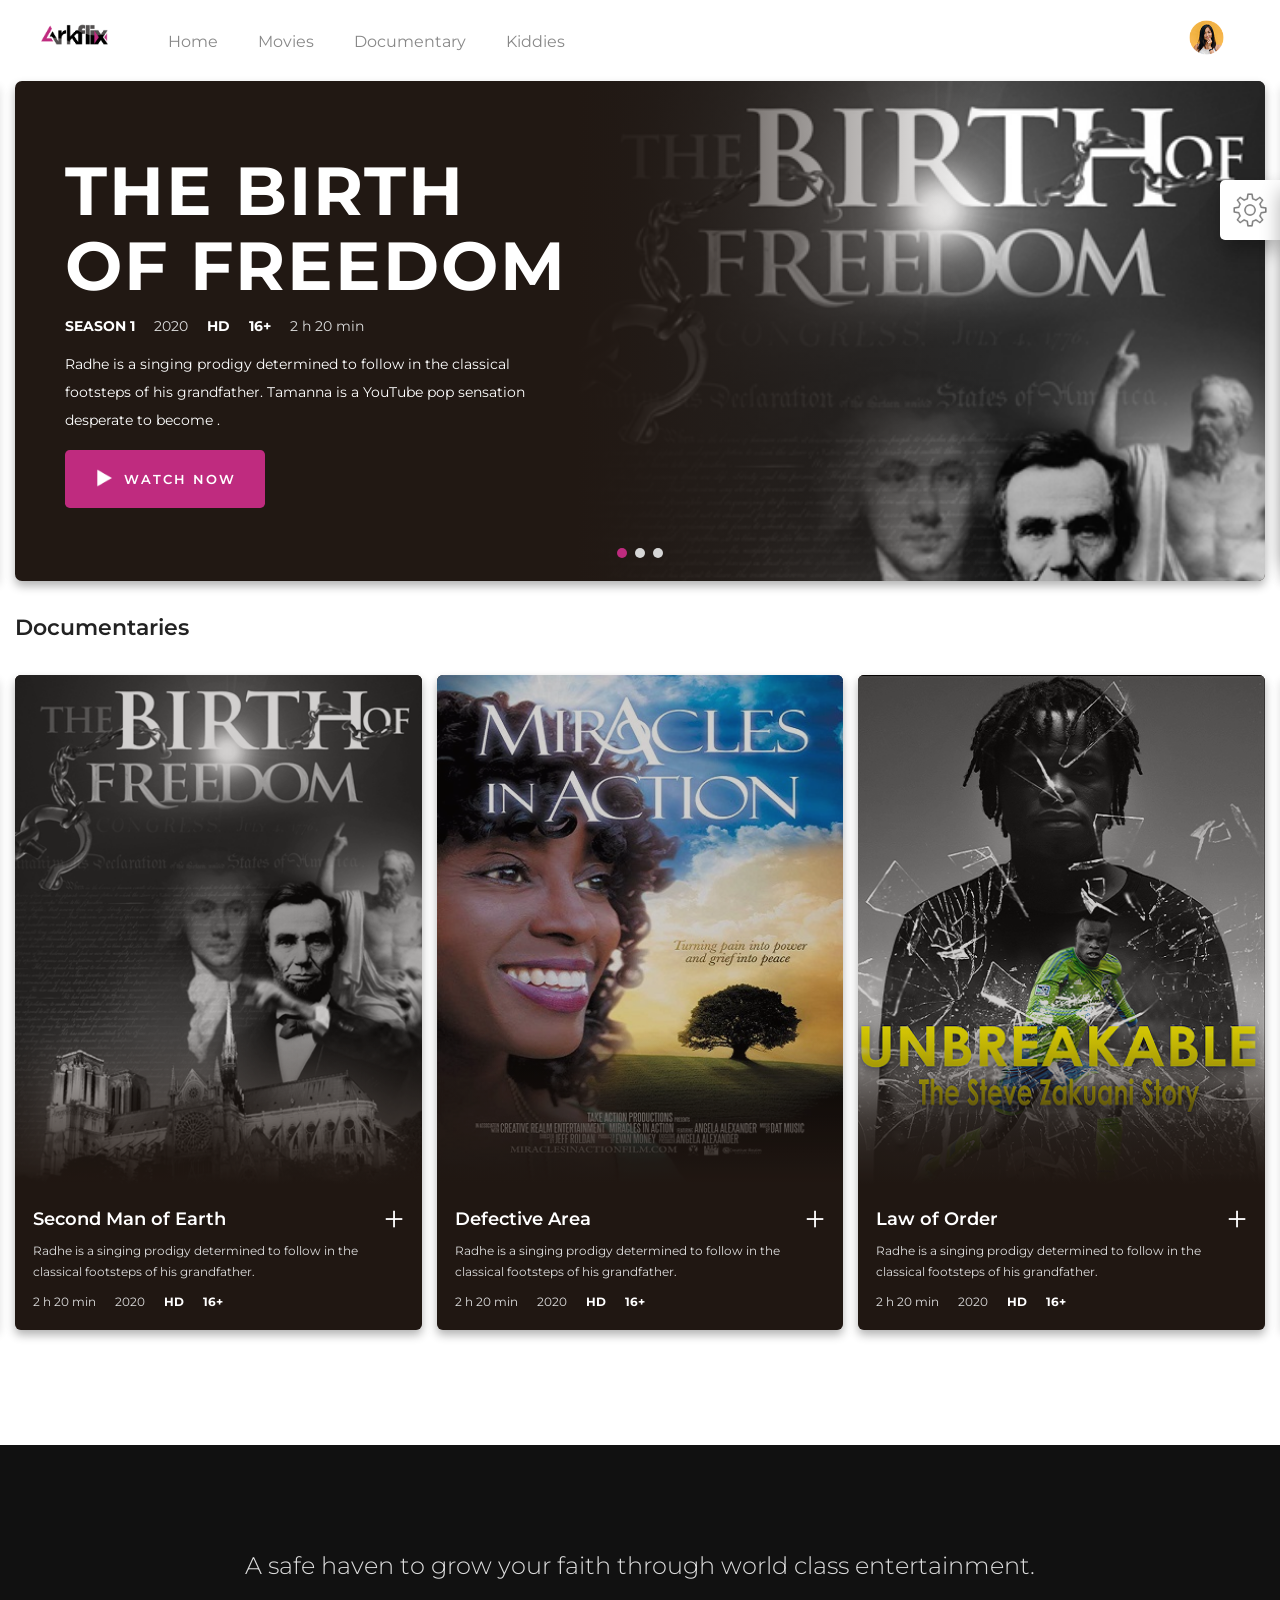
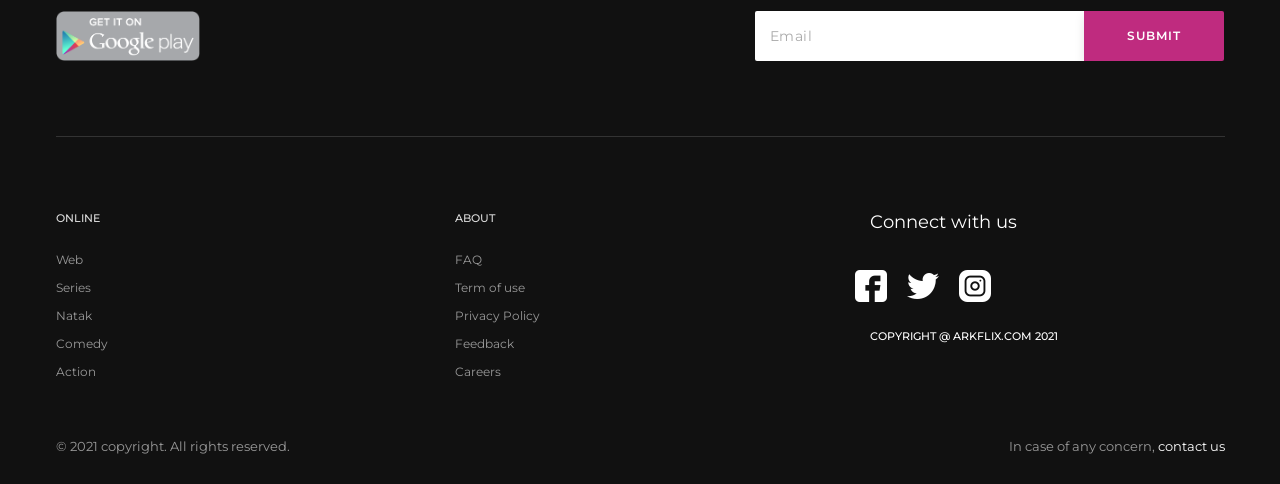
<file: documentaries.html>
<!DOCTYPE html>
<html lang="en">

<!-- Mirrored from gloveswork.in/vstream/home-full.html by HTTrack Website Copier/3.x [XR&CO'2014], Sat, 19 Sep 2020 07:43:27 GMT -->
<head>
    <meta charset="UTF-8">
    <meta name="viewport" content="width=device-width, initial-scale=1.0">
    <meta http-equiv="X-UA-Compatible" content="ie=edge">
    <title>ArkFlix</title>

    <link rel="stylesheet" href="css/themify-icons.css">
    <!-- Favicon icon -->
    <link rel="icon" type="image/png" sizes="16x16" href="images/ark/pp.jpg">
    <!-- Custom Stylesheet -->
    <link rel="stylesheet" href="css/style.css">
</head>

<body class="full-wrap">

    <div class="preloader"></div>

    <div class="backdrop"></div>
    <div class="switchcolor"><img src="images/settings.png" alt="icon"></div>
    <div class="switchcolor-wrap">
        <a class="link sheet-close"><i class="ti-close"></i></a>
        <h2>Settings</h2>
        <h4>Choose Color Theme</h4>
        <ul>
            <li>
                <label class="item-radio item-content">
                    <input type="radio" name="color-radio" value="red" checked=""><i class="ti-check"></i>
                    <span class="circle-color bg-red" style="background-color: #ff3b30;"></span>
                </label>
            </li>
            <li>
                <label class="item-radio item-content">
                    <input type="radio" name="color-radio" value="green"><i class="ti-check"></i>
                    <span class="circle-color bg-green" style="background-color: #4cd964;"></span>
                </label>
            </li>
            <li>
                <label class="item-radio item-content">
                    <input type="radio" name="color-radio" value="blue" checked=""><i class="ti-check"></i>
                    <span class="circle-color bg-blue" style="background-color: #132977;"></span>
                </label>
            </li>
            <li>
                <label class="item-radio item-content">
                    <input type="radio" name="color-radio" value="pink"><i class="ti-check"></i>
                    <span class="circle-color bg-pink" style="background-color: #ff2d55;"></span>
                </label>
            </li>
            <li>
                <label class="item-radio item-content">
                    <input type="radio" name="color-radio" value="yellow"><i class="ti-check"></i>
                    <span class="circle-color bg-yellow" style="background-color: #ffcc00;"></span>
                </label>
            </li>
            <li>
                <label class="item-radio item-content">
                    <input type="radio" name="color-radio" value="orange"><i class="ti-check"></i>
                    <span class="circle-color bg-orange" style="background-color: #ff9500;"></span>
                </label>
            </li>
            <li>
                <label class="item-radio item-content">
                    <input type="radio" name="color-radio" value="gray"><i class="ti-check"></i>
                    <span class="circle-color bg-gray" style="background-color: #8e8e93;"></span>
                </label>
            </li>

            <li>
                <label class="item-radio item-content">
                    <input type="radio" name="color-radio" value="brown"><i class="ti-check"></i>
                    <span class="circle-color bg-brown" style="background-color: #D2691E;"></span>
                </label>
            </li>
            <li>
                <label class="item-radio item-content">
                    <input type="radio" name="color-radio" value="darkgreen"><i class="ti-check"></i>
                    <span class="circle-color bg-darkgreen" style="background-color: #228B22;"></span>
                </label>
            </li>
            <li>
                <label class="item-radio item-content">
                    <input type="radio" name="color-radio" value="deeppink"><i class="ti-check"></i>
                    <span class="circle-color bg-deeppink" style="background-color: #FFC0CB;"></span>
                </label>
            </li>
            <li>
                <label class="item-radio item-content">
                    <input type="radio" name="color-radio" value="cadetblue"><i class="ti-check"></i>
                    <span class="circle-color bg-cadetblue" style="background-color: #5f9ea0;"></span>
                </label>
            </li>
            <li>
                <label class="item-radio item-content">
                    <input type="radio" name="color-radio" value="darkorchid"><i class="ti-check"></i>
                    <span class="circle-color bg-darkorchid" style="background-color: #9932cc;"></span>
                </label>
            </li>
            
            
        </ul>
        <div class="toggle-div mt-4">
            <h4 class="d-inline">Dark Mode</h4>
            <div class="d-inline float-right">
                <label class="toggle toggle-init"><input type="checkbox"><span class="toggle-icon"></span></label>
            </div>
        </div>
    </div>

    <div class="main-wrapper">
        <!-- header wrapper -->
        <div class="header-wrapper">
            <div class="container">
                <div class="row">
                    <div class="col-lg-8 navbar p-0">
                        <a href="index.html" class="logo"><img src="images/ark/bw.png" alt="logo"></a>
                        <button class="navbar-toggler" type="button" data-toggle="collapse"
                            data-target="#navbarNavDropdown" aria-controls="navbarNavDropdown"
                            aria-expanded="false" aria-label="Toggle navigation">
                            <span class="navbar-toggler-icon"></span>
                        </button>
                        <div class="collapse navbar-collapse fixed" id="navbarNavDropdown">
                           <ul class="navbar-nav nav-menu float-none text-center">
                                <li class="nav-item"><a class="nav-link" href="apphome.html">Home</a></li>
                                <li class="nav-item"><a class="nav-link" href="apphome.html">Movies</a></li>
                                <li class="nav-item"><a class="nav-link" href="documentaries.html">Documentary</a></li>
                                <li class="nav-item"><a class="nav-link" href="Kiddies.html">Kiddies</a></li>
                               
                            </ul>
                        </div>
                    </div>
                    <div class="col-lg-4">
                        
                        <div class="user-avater">
                            <img src="images/user-8.png" alt="user">
                            <div class="user-menu">
                                <ul>
                                    <li><a href="profile.html"><i class="ti-user"></i>My Profile</a></li>
                                    <li><a href="favorites.html"><i class="ti-heart"></i>My Favorites</a></li>
                                    <li><a href="term.html"><i class="ti-world"></i>Privacy Policy</a></li>
                                    <li><a href="home.html"><i class="ti-power-off"></i>Log Out</a></li>
                                </ul>
                            </div>
                        </div>
                        <!-- <div class="search-div">
                            <input type="text" placeholder="Seacrh">
                        </div> -->
                    </div>
                </div>
            </div>
        </div>
        <!-- header wrapper -->
        <!-- banenr wrapper -->
        <div class="banner-wrapper">
            <div class="container-fluid">
                <div class="row">
                    <div class="col-sm-12">
                        <div class="banner-slider owl-carousel owl-theme">
                            <!-- <div class="owl-items">
                                <div class="banner-wrap justify-content-between align-items-center">
                                    <div class="left-wrap">
                                        <span class="rnd">IMDb 6.7</span>
                                        <h2>Mother of  <br>Brooklyn</h2>
                                        <span class="tag"><b>SEASON 1</b></span>
                                        <span class="tag">2020</span>
                                        <span class="tag"><b>HD</b></span>
                                        <span class="tag"><b>16+</b></span>
                                        <span class="tag">2 h 20 min</span>
                                        <p>Radhe is a singing prodigy determined to follow in the classical footsteps of his grandfather. Tamanna is a YouTube pop sensation desperate to become .</p>
                                        <a href="season.html" class="btn btn-lg"><img src="images/play.png" alt="icn">Watch now</a>
                                    </div>
                                    <div class="right-wrap" style="background-image: url(images/ark/slider1.jpg);"></div>
                                </div>
                            </div> -->
<!-- 
                            <div class="owl-items">
                                <div class="banner-wrap justify-content-between align-items-center">
                                    <div class="left-wrap">
                                        <span class="rnd">IMDb 6.7</span>
                                        <h2>Made <br> in heaven</h2>
                                        <span class="tag"><b>SEASON 1</b></span>
                                        <span class="tag">2020</span>
                                        <span class="tag"><b>HD</b></span>
                                        <span class="tag"><b>16+</b></span>
                                        <span class="tag">2 h 20 min</span>
                                        <p>Radhe is a singing prodigy determined to follow in the classical footsteps of his grandfather. Tamanna is a YouTube pop sensation desperate to become .</p>
                                        <a href="video.html" class="btn btn-lg"><img src="images/play.png" alt="icn">Watch now</a>
                                    </div>
                                    <div class="right-wrap" style="background-image: url(images/banner-3.jpg);"></div>
                                </div>
                            </div>
                            
                            
                            <div class="owl-items">
                                <div class="banner-wrap justify-content-between align-items-center">
                                    <div class="left-wrap">
                                        <span class="rnd">IMDb 6.7</span>
                                        <h2>Zero<br> dark night</h2>
                                        <span class="tag"><b>SEASON 1</b></span>
                                        <span class="tag">2020</span>
                                        <span class="tag"><b>HD</b></span>
                                        <span class="tag"><b>16+</b></span>
                                        <span class="tag">2 h 20 min</span>
                                        <p>Radhe is a singing prodigy determined to follow in the classical footsteps of his grandfather. Tamanna is a YouTube pop sensation desperate to become .</p>
                                        <a href="video.html" class="btn btn-lg"><img src="images/play.png" alt="icn">Watch now</a>
                                    </div>
                                    <div class="right-wrap" style="background-image: url(images/banner-2.jpg);"></div>
                                </div>

                            </div> -->
                            <div class="owl-items">
                                <div class="banner-wrap justify-content-between align-items-center">
                                    <div class="left-wrap">
                                        <!-- <span class="rnd">IMDb 6.7</span> -->
                                        <h2>The Birth <br>of Freedom</h2>
                                        <span class="tag"><b>SEASON 1</b></span>
                                        <span class="tag">2020</span>
                                        <span class="tag"><b>HD</b></span>
                                        <span class="tag"><b>16+</b></span>
                                        <span class="tag">2 h 20 min</span>
                                        <p>Radhe is a singing prodigy determined to follow in the classical footsteps of his grandfather. Tamanna is a YouTube pop sensation desperate to become .</p>
                                        <a href="season.html" class="btn btn-lg"><img src="images/play.png" alt="icn">Watch now</a>
                                    </div>
                                    <div class="right-wrap" style="background-image: url(images/ark/free.png);"></div>
                                </div>
                            </div>

                            <div class="owl-items">
                                <div class="banner-wrap justify-content-between align-items-center">
                                    <div class="left-wrap">
                                        
                                        <h2>Miracles in <br>Action</h2>
                                        <span class="tag"><b>SEASON 1</b></span>
                                        <span class="tag">2020</span>
                                        <span class="tag"><b>HD</b></span>
                                        <span class="tag"><b>16+</b></span>
                                        <span class="tag">2 h 20 min</span>
                                        <p>Radhe is a singing prodigy determined to follow in the classical footsteps of his grandfather. Tamanna is a YouTube pop sensation desperate to become .</p>
                                        <a href="video.html" class="btn btn-lg"><img src="images/play.png" alt="icn">Watch now</a>
                                    </div>
                                    <div class="right-wrap" style="background-image: url(images/ark/miracles-in-action.jpg);"></div>
                                </div>
                            </div>

                            <div class="owl-items">
                                <div class="banner-wrap justify-content-between align-items-center">
                                    <div class="left-wrap">
                                        
                                        <h2>Unbreakable</h2>
                                        <span class="tag"><b>SEASON 1</b></span>
                                        <span class="tag">2020</span>
                                        <span class="tag"><b>HD</b></span>
                                        <span class="tag"><b>16+</b></span>
                                        <span class="tag">2 h 20 min</span>
                                        <p>Radhe is a singing prodigy determined to follow in the classical footsteps of his grandfather. Tamanna is a YouTube pop sensation desperate to become .</p>
                                        <a href="video.html" class="btn btn-lg"><img src="images/play.png" alt="icn">Watch now</a>
                                    </div>
                                    <div class="right-wrap" style="background-image: url(images/ark/Unbreakable.png);"></div>
                                </div>
                            </div>
                            
                            
                        </div>
                    </div>
                </div>
            </div>
        </div>
    
        <div class="slide-wrapper">
            <div class="container-fluid">
                <div class="row">
                    <div class="col-sm-6 text-left mb-4 mt-4">
                        <h2>Documentaries</h2>
                    </div>
                    
                </div>
                <div class="row">
                    <div class="col-sm-12">
                        <div class="slide-slider-full owl-carousel owl-theme">
                            <div class="owl-items">
                                <a class="slide-one" href="video.html">
                                    <div class="slide-image"><img src="images/ark/free.png" alt="image"></div>
                                    <div class="slide-content">
                                        <h2>Second Man of Earth <img src="images/plus.png" alt="icon"></h2>
                                        <p>Radhe is a singing prodigy determined to follow in the classical footsteps of his grandfather.</p>
                                        <span class="tag">2 h 20 min</span>
                                        <span class="tag">2020</span>
                                        <span class="tag"><b>HD</b></span>
                                        <span class="tag"><b>16+</b></span>
                                    </div>
                                </a>
                            </div>
                            <div class="owl-items">
                                <a class="slide-one" href="video.html">
                                    <div class="slide-image"><img src="images/ark/miracles-in-action.jpg" alt="image"></div>
                                    <div class="slide-content">
                                        <h2>Defective Area <img src="images/plus.png" alt="icon"></h2>
                                        <p>Radhe is a singing prodigy determined to follow in the classical footsteps of his grandfather.</p>
                                        <span class="tag">2 h 20 min</span>
                                        <span class="tag">2020</span>
                                        <span class="tag"><b>HD</b></span>
                                        <span class="tag"><b>16+</b></span>
                                    </div>
                                </a>
                            </div>
                            <div class="owl-items">
                                <a class="slide-one" href="video.html">
                                    <div class="slide-image"><img src="images/ark/Unbreakable.png" alt="image"></div>
                                    <div class="slide-content">
                                        <h2>Law of Order <img src="images/plus.png" alt="icon"></h2>
                                        <p>Radhe is a singing prodigy determined to follow in the classical footsteps of his grandfather.</p>
                                        <span class="tag">2 h 20 min</span>
                                        <span class="tag">2020</span>
                                        <span class="tag"><b>HD</b></span>
                                        <span class="tag"><b>16+</b></span>
                                    </div>
                                </a>
                            </div>
                           
                        </div>
                    </div>
                </div>
            </div>
        </div>

     
        
                        </div>
                    </div>
                </div>
            </div>
        </div>
     
        <div class="footer-wrapper">
            <div class="container">
                <div class="row">
                    <div class="col-sm-12 text-center">
                        <h4 class="mb-4">A safe haven to grow your faith through world class entertainment.</h4>
                    </div>
                    <div class="col-sm-6 text-left">
                        <img src="images/icon-21.png" alt="icon" class="icon-img"> 
                    </div>
                    <div class="col-sm-5 offset-sm-1 text-right">
                        <form action="#" class="mt-0">
                            <input type="text" placeholder="Email">
                            <button>Submit</button>
                        </form>                    
                    </div>
                    <div class="col-sm-12">
                        <div class="middle-footer">
                            <div class="row">
                                
                                <div class="col-md-4 col-lg-4 col-sm-6 col-xs-6 md-mb25">
                                    <h5>ONLINE</h5>
                                    <ul>
                                        <li><a href="#">Web</a></li>
                                        <li><a href="#">Series</a></li>
                                        <li><a href="#">Natak</a></li>
                                        <li><a href="#">Comedy</a></li>
                                        <li><a href="#">Action</a></li>
                                    </ul>
                                </div>
                                
                                <div class="col-md-4 col-lg-4 col-sm-6 col-xs-6">
                                    <h5>About</h5>
                                    <ul>
                                        <li><a href="#">FAQ</a></li>
                                        <li><a href="#">Term of use</a></li>
                                        <li><a href="#">Privacy Policy</a></li>
                                        <li><a href="#">Feedback</a></li>
                                        <li><a href="#">Careers</a></li>
                                    </ul>
                                </div>
                                <div class="col-md-4 col-lg-4 col-sm-6 col-xs-6">
									<div class="col-md-12">
										<h3 style="color:#FFFFFF;">Connect with us</h3>
										<br/>
									</div>
									<div> 
										<a href="https://web.facebook.com/Thearkflix-104206028269469" target="_blank"><img src="images/ark/f.png"></a> &nbsp;&nbsp;&nbsp;
										<a href="https://twitter.com/ArkflixOfficial" target="_blank"><img src="images/ark/t.png"></a> &nbsp;&nbsp;&nbsp;
										<a href="https://www.instagram.com/THEARKFLIX/" target="_blank"><img src="images/ark/y.png"></a>
									 
									</div>
									<div class="col-md-12"><br/>
										 <h5 style="color:#FFFFFF;">Copyright @ Arkflix.com 2021</h5>
									</div>
								</div>
                            </div>
                        </div>
                    </div>

                    <div class="col-sm-12 lower-footer"></div>
                    <div class="col-sm-6">
                        <p class="copyright-text">© 2021 copyright. All rights reserved.</p>
                    </div>
                    <div class="col-sm-6 text-right">
                        <p class="float-right copyright-text">In case of any concern, <a href="#">contact us</a></p>
                    </div>
                </div>
            </div>
        </div>

    </div>

    


    <script src="js/plugin.js"></script>
    <script src="vendor/bootstrap/js/bootstrap.bundle.min.js"></script>
    <script src="js/scripts.js"></script>
    
</body>


<!-- Mirrored from gloveswork.in/vstream/season.html by HTTrack Website Copier/3.x [XR&CO'2014], Sat, 19 Sep 2020 07:42:12 GMT -->
</html>
</file>
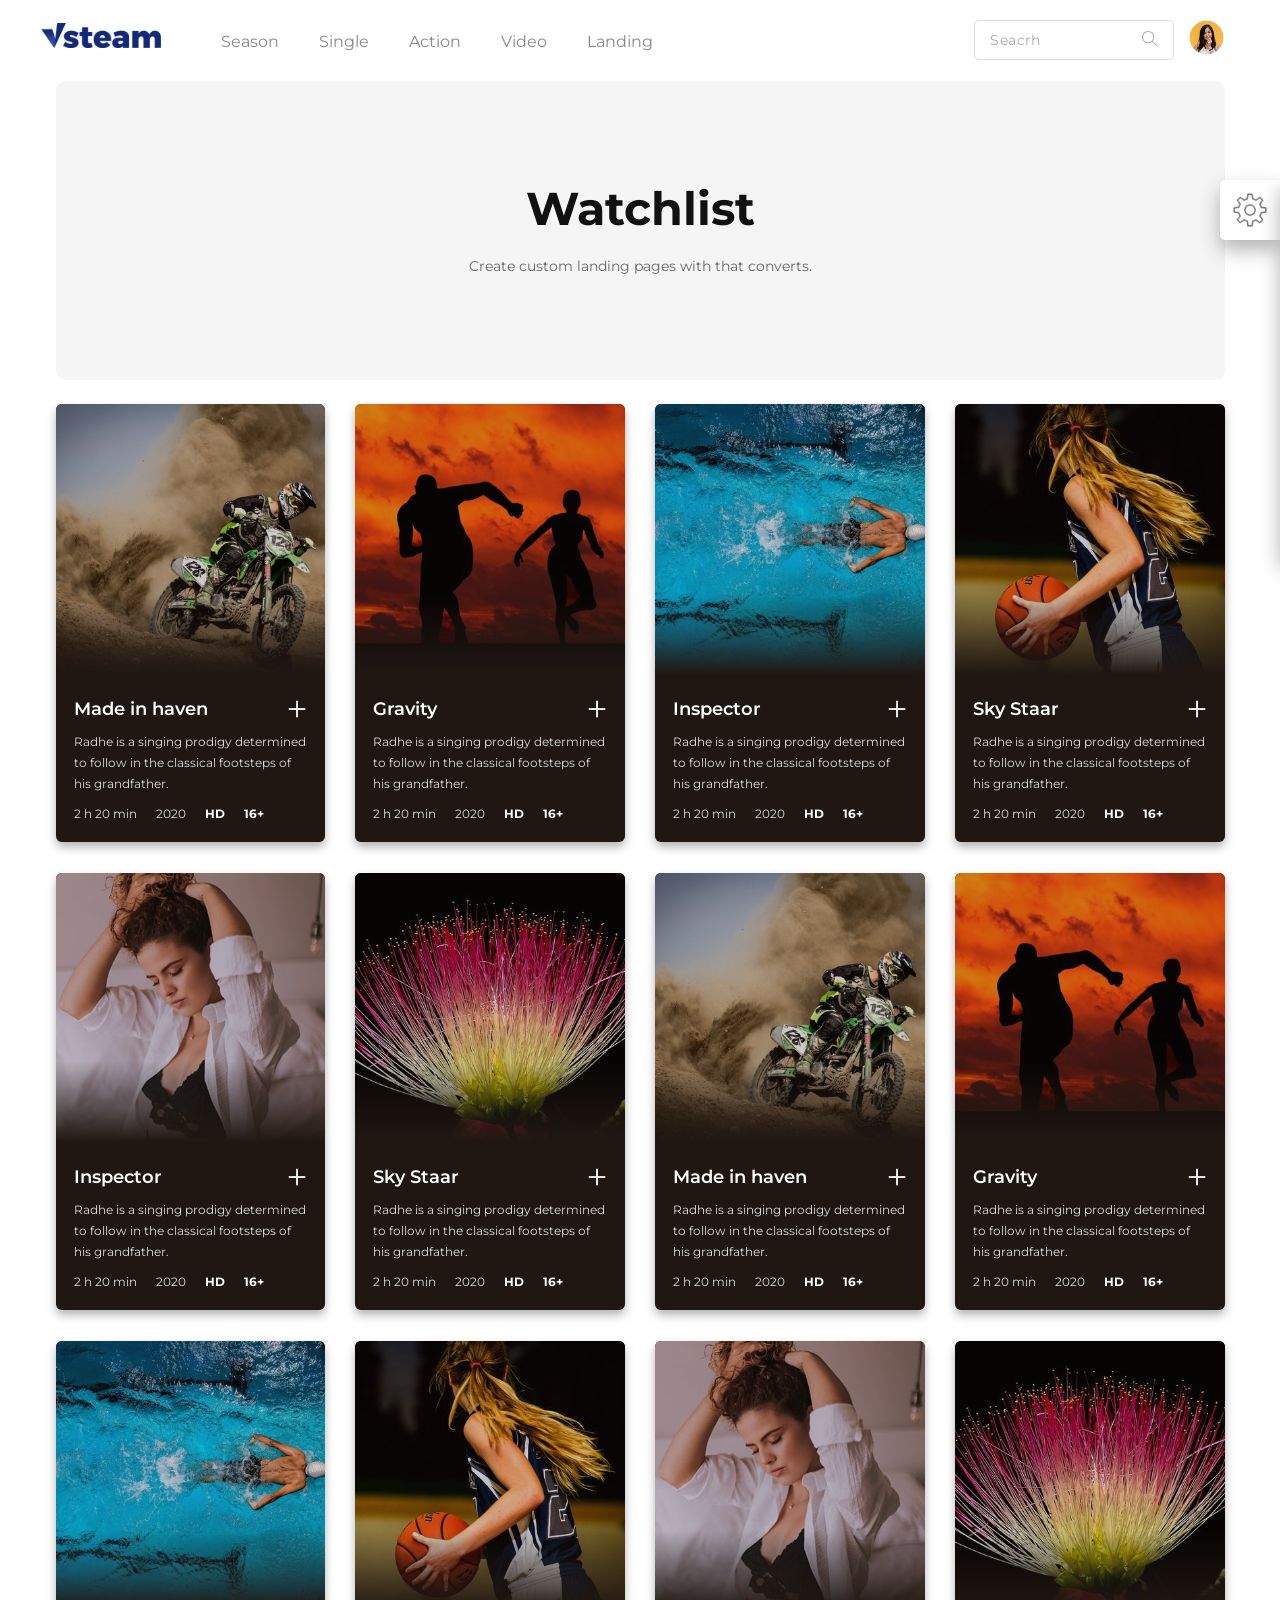
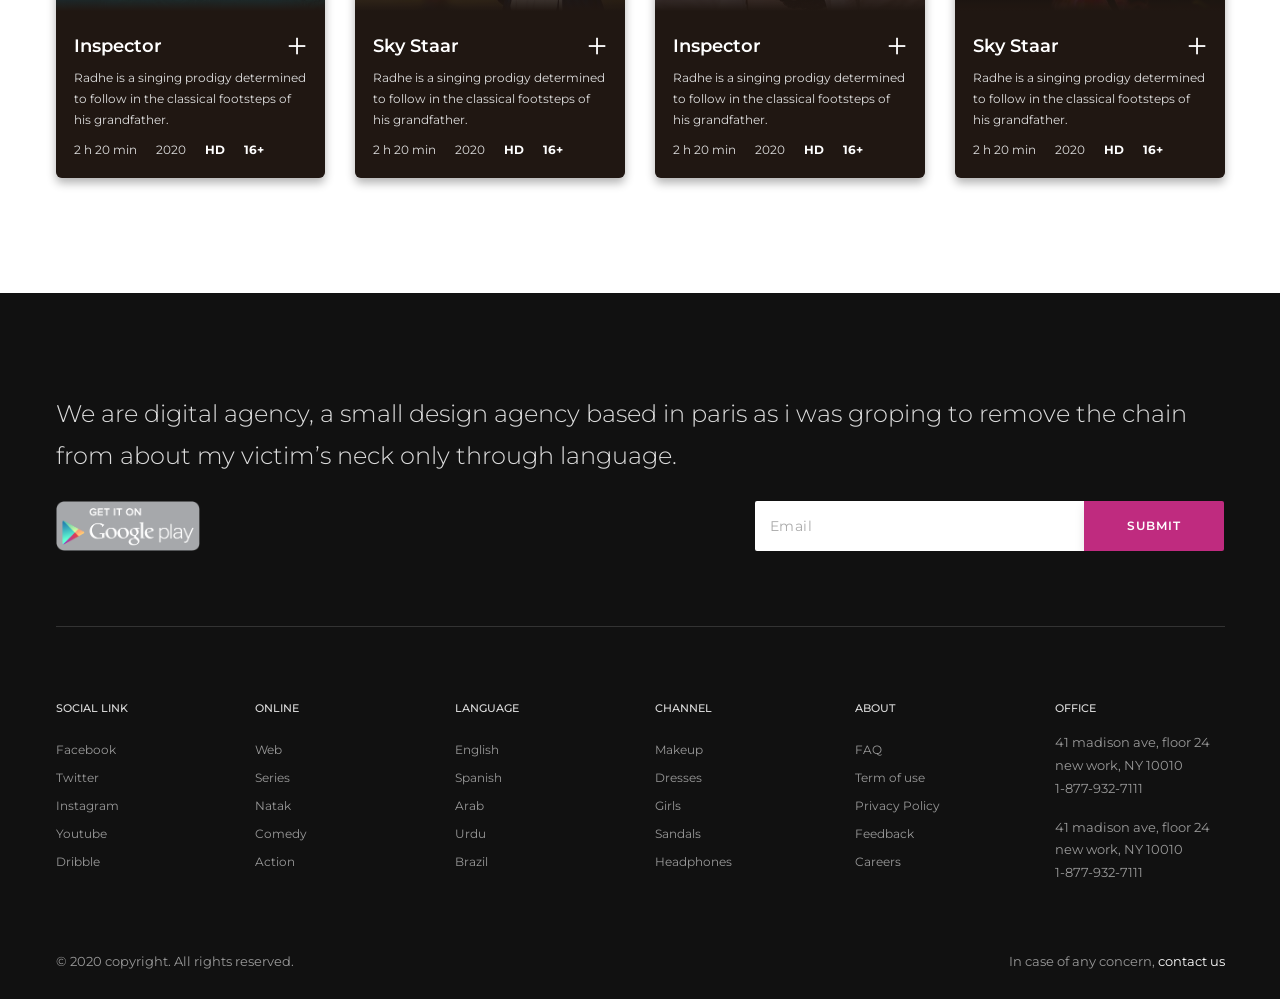
<file: favorites.html>
<!DOCTYPE html>
<html lang="en">

<!-- Mirrored from gloveswork.in/vstream/favorites.html by HTTrack Website Copier/3.x [XR&CO'2014], Sat, 19 Sep 2020 07:43:26 GMT -->
<head>
    <meta charset="UTF-8">
    <meta name="viewport" content="width=device-width, initial-scale=1.0">
    <meta http-equiv="X-UA-Compatible" content="ie=edge">
    <title>Vstream - Media Landing Page</title>

    <link rel="stylesheet" href="css/themify-icons.css">
    <!-- Favicon icon -->
    <link rel="icon" type="image/png" sizes="16x16" href="images/favicon.png">
    <!-- Custom Stylesheet -->
    <link rel="stylesheet" href="css/style.css">
</head>

<body>

    <div class="preloader"></div>

    <div class="backdrop"></div>
    <div class="switchcolor"><img src="images/settings.png" alt="icon"></div>
    <div class="switchcolor-wrap">
        <a class="link sheet-close"><i class="ti-close"></i></a>
        <h2>Settings</h2>
        <h4>Choose Color Theme</h4>
        <ul>
            <li>
                <label class="item-radio item-content">
                    <input type="radio" name="color-radio" value="red" checked=""><i class="ti-check"></i>
                    <span class="circle-color bg-red" style="background-color: #ff3b30;"></span>
                </label>
            </li>
            <li>
                <label class="item-radio item-content">
                    <input type="radio" name="color-radio" value="green"><i class="ti-check"></i>
                    <span class="circle-color bg-green" style="background-color: #4cd964;"></span>
                </label>
            </li>
            <li>
                <label class="item-radio item-content">
                    <input type="radio" name="color-radio" value="blue" checked=""><i class="ti-check"></i>
                    <span class="circle-color bg-blue" style="background-color: #132977;"></span>
                </label>
            </li>
            <li>
                <label class="item-radio item-content">
                    <input type="radio" name="color-radio" value="pink"><i class="ti-check"></i>
                    <span class="circle-color bg-pink" style="background-color: #ff2d55;"></span>
                </label>
            </li>
            <li>
                <label class="item-radio item-content">
                    <input type="radio" name="color-radio" value="yellow"><i class="ti-check"></i>
                    <span class="circle-color bg-yellow" style="background-color: #ffcc00;"></span>
                </label>
            </li>
            <li>
                <label class="item-radio item-content">
                    <input type="radio" name="color-radio" value="orange"><i class="ti-check"></i>
                    <span class="circle-color bg-orange" style="background-color: #ff9500;"></span>
                </label>
            </li>
            <li>
                <label class="item-radio item-content">
                    <input type="radio" name="color-radio" value="gray"><i class="ti-check"></i>
                    <span class="circle-color bg-gray" style="background-color: #8e8e93;"></span>
                </label>
            </li>

            <li>
                <label class="item-radio item-content">
                    <input type="radio" name="color-radio" value="brown"><i class="ti-check"></i>
                    <span class="circle-color bg-brown" style="background-color: #D2691E;"></span>
                </label>
            </li>
            <li>
                <label class="item-radio item-content">
                    <input type="radio" name="color-radio" value="darkgreen"><i class="ti-check"></i>
                    <span class="circle-color bg-darkgreen" style="background-color: #228B22;"></span>
                </label>
            </li>
            <li>
                <label class="item-radio item-content">
                    <input type="radio" name="color-radio" value="deeppink"><i class="ti-check"></i>
                    <span class="circle-color bg-deeppink" style="background-color: #FFC0CB;"></span>
                </label>
            </li>
            <li>
                <label class="item-radio item-content">
                    <input type="radio" name="color-radio" value="cadetblue"><i class="ti-check"></i>
                    <span class="circle-color bg-cadetblue" style="background-color: #5f9ea0;"></span>
                </label>
            </li>
            <li>
                <label class="item-radio item-content">
                    <input type="radio" name="color-radio" value="darkorchid"><i class="ti-check"></i>
                    <span class="circle-color bg-darkorchid" style="background-color: #9932cc;"></span>
                </label>
            </li>
            
            
        </ul>
        <div class="toggle-div mt-4">
            <h4 class="d-inline">Dark Mode</h4>
            <div class="d-inline float-right">
                <label class="toggle toggle-init"><input type="checkbox"><span class="toggle-icon"></span></label>
            </div>
        </div>
    </div>


    <div class="main-wrapper">
        <!-- header wrapper -->
        <div class="header-wrapper">
            <div class="container">
                <div class="row">
                    <div class="col-lg-8 navbar p-0">
                        <a href="index.html" class="logo"><img src="images/logo.png" alt="logo"></a>
                        <button class="navbar-toggler" type="button" data-toggle="collapse"
                            data-target="#navbarNavDropdown" aria-controls="navbarNavDropdown"
                            aria-expanded="false" aria-label="Toggle navigation">
                            <span class="navbar-toggler-icon"></span>
                        </button>
                        <div class="collapse navbar-collapse" id="navbarNavDropdown">
                            <ul class="navbar-nav nav-menu float-none text-center">
                                <li class="nav-item"><a class="nav-link" href="season.html">Season</a></li>
                                <li class="nav-item"><a class="nav-link" href="single.html">Single</a></li>
                                <li class="nav-item"><a class="nav-link" href="search.html">Action</a></li>
                                <li class="nav-item"><a class="nav-link" href="video.html">Video</a></li>
                                <li class="nav-item"><a class="nav-link" href="landing.html">Landing</a></li>
                            </ul>
                        </div>
                    </div>
                    <div class="col-lg-4">
                        
                        <div class="user-avater">
                            <img src="images/user-8.png" alt="user">
                            <div class="user-menu">
                                <ul>
                                    <li><a href="profile.html"><i class="ti-user"></i>My Profile</a></li>
                                    <li><a href="favorites.html"><i class="ti-heart"></i>My Favorites</a></li>
                                    <li><a href="term.html"><i class="ti-world"></i>Privacy Policy</a></li>
                                    <li><a href="home.html"><i class="ti-power-off"></i>Log Out</a></li>
                                </ul>
                            </div>
                        </div>
                        <div class="search-div">
                            <input type="text" placeholder="Seacrh">
                        </div>
                    </div>
                </div>
            </div>
        </div>
        <!-- header wrapper -->

        <div class="page-nav p-0">
            <div class="container">
                <div class="row">
                    <div class="col-sm-12 text-center">
                        <div class="search-wrapper">
                            <h2 class="mb-3">Watchlist</h2>
                            <p class="mb-0">Create custom landing pages with that converts.</p>
                        </div>
                    </div>
                </div>
            </div>
        </div>

        <!-- slider wrapper -->
        <div class="slide-wrapper search-wrap-slide mt-4">
            <div class="container">
                 
                <div class="row">
                    
                    <div class="col-md-4 col-lg-3 mb-3">
                        <a class="slide-one" href="season.html">
                            <div class="slide-image"><img src="images/s5.jpg" alt="image"></div>
                            <div class="slide-content">
                                <h2>Made in haven <img src="images/plus.png" alt="icon"></h2>
                                <p>Radhe is a singing prodigy determined to follow in the classical footsteps of his grandfather.</p>
                                <span class="tag">2 h 20 min</span>
                                <span class="tag">2020</span>
                                <span class="tag"><b>HD</b></span>
                                <span class="tag"><b>16+</b></span>
                            </div>
                        </a>
                    </div>
                    <div class="col-md-4 col-lg-3 mb-3">
                        <a class="slide-one" href="season.html">
                            <div class="slide-image"><img src="images/s6.jpg" alt="image"></div>
                            <div class="slide-content">
                                <h2>Gravity <img src="images/plus.png" alt="icon"></h2>
                                <p>Radhe is a singing prodigy determined to follow in the classical footsteps of his grandfather.</p>
                                <span class="tag">2 h 20 min</span>
                                <span class="tag">2020</span>
                                <span class="tag"><b>HD</b></span>
                                <span class="tag"><b>16+</b></span>
                            </div>
                        </a>
                    </div>
                    <div class="col-md-4 col-lg-3 mb-3">
                        <a class="slide-one" href="season.html">
                            <div class="slide-image"><img src="images/s7.jpg" alt="image"></div>
                            <div class="slide-content">
                                <h2>Inspector <img src="images/plus.png" alt="icon"></h2>
                                <p>Radhe is a singing prodigy determined to follow in the classical footsteps of his grandfather.</p>
                                <span class="tag">2 h 20 min</span>
                                <span class="tag">2020</span>
                                <span class="tag"><b>HD</b></span>
                                <span class="tag"><b>16+</b></span>
                            </div>
                        </a>
                    </div>
                    <div class="col-md-4 col-lg-3 mb-3">
                        <a class="slide-one" href="season.html">
                            <div class="slide-image"><img src="images/s8.jpg" alt="image"></div>
                            <div class="slide-content">
                                <h2>Sky Staar <img src="images/plus.png" alt="icon"></h2>
                                <p>Radhe is a singing prodigy determined to follow in the classical footsteps of his grandfather.</p>
                                <span class="tag">2 h 20 min</span>
                                <span class="tag">2020</span>
                                <span class="tag"><b>HD</b></span>
                                <span class="tag"><b>16+</b></span>
                            </div>
                        </a>
                    </div>

                    <div class="col-md-4 col-lg-3 mb-3">
                        <a class="slide-one" href="season.html">
                            <div class="slide-image"><img src="images/s1.jpg" alt="image"></div>
                            <div class="slide-content">
                                <h2>Inspector <img src="images/plus.png" alt="icon"></h2>
                                <p>Radhe is a singing prodigy determined to follow in the classical footsteps of his grandfather.</p>
                                <span class="tag">2 h 20 min</span>
                                <span class="tag">2020</span>
                                <span class="tag"><b>HD</b></span>
                                <span class="tag"><b>16+</b></span>
                            </div>
                        </a>
                    </div>
                    <div class="col-md-4 col-lg-3 mb-3">
                        <a class="slide-one" href="season.html">
                            <div class="slide-image"><img src="images/s2.jpg" alt="image"></div>
                            <div class="slide-content">
                                <h2>Sky Staar <img src="images/plus.png" alt="icon"></h2>
                                <p>Radhe is a singing prodigy determined to follow in the classical footsteps of his grandfather.</p>
                                <span class="tag">2 h 20 min</span>
                                <span class="tag">2020</span>
                                <span class="tag"><b>HD</b></span>
                                <span class="tag"><b>16+</b></span>
                            </div>
                        </a>
                    </div>

                    <div class="col-md-4 col-lg-3 mb-3">
                        <a class="slide-one" href="season.html">
                            <div class="slide-image"><img src="images/s5.jpg" alt="image"></div>
                            <div class="slide-content">
                                <h2>Made in haven <img src="images/plus.png" alt="icon"></h2>
                                <p>Radhe is a singing prodigy determined to follow in the classical footsteps of his grandfather.</p>
                                <span class="tag">2 h 20 min</span>
                                <span class="tag">2020</span>
                                <span class="tag"><b>HD</b></span>
                                <span class="tag"><b>16+</b></span>
                            </div>
                        </a>
                    </div>
                    <div class="col-md-4 col-lg-3 mb-3">
                        <a class="slide-one" href="season.html">
                            <div class="slide-image"><img src="images/s6.jpg" alt="image"></div>
                            <div class="slide-content">
                                <h2>Gravity <img src="images/plus.png" alt="icon"></h2>
                                <p>Radhe is a singing prodigy determined to follow in the classical footsteps of his grandfather.</p>
                                <span class="tag">2 h 20 min</span>
                                <span class="tag">2020</span>
                                <span class="tag"><b>HD</b></span>
                                <span class="tag"><b>16+</b></span>
                            </div>
                        </a>
                    </div>
                    <div class="col-md-4 col-lg-3">
                        <a class="slide-one" href="season.html">
                            <div class="slide-image"><img src="images/s7.jpg" alt="image"></div>
                            <div class="slide-content">
                                <h2>Inspector <img src="images/plus.png" alt="icon"></h2>
                                <p>Radhe is a singing prodigy determined to follow in the classical footsteps of his grandfather.</p>
                                <span class="tag">2 h 20 min</span>
                                <span class="tag">2020</span>
                                <span class="tag"><b>HD</b></span>
                                <span class="tag"><b>16+</b></span>
                            </div>
                        </a>
                    </div>
                    <div class="col-md-4 col-lg-3">
                        <a class="slide-one" href="season.html">
                            <div class="slide-image"><img src="images/s8.jpg" alt="image"></div>
                            <div class="slide-content">
                                <h2>Sky Staar <img src="images/plus.png" alt="icon"></h2>
                                <p>Radhe is a singing prodigy determined to follow in the classical footsteps of his grandfather.</p>
                                <span class="tag">2 h 20 min</span>
                                <span class="tag">2020</span>
                                <span class="tag"><b>HD</b></span>
                                <span class="tag"><b>16+</b></span>
                            </div>
                        </a>
                    </div>

                    <div class="col-md-4 col-lg-3">
                        <a class="slide-one" href="season.html">
                            <div class="slide-image"><img src="images/s1.jpg" alt="image"></div>
                            <div class="slide-content">
                                <h2>Inspector <img src="images/plus.png" alt="icon"></h2>
                                <p>Radhe is a singing prodigy determined to follow in the classical footsteps of his grandfather.</p>
                                <span class="tag">2 h 20 min</span>
                                <span class="tag">2020</span>
                                <span class="tag"><b>HD</b></span>
                                <span class="tag"><b>16+</b></span>
                            </div>
                        </a>
                    </div>
                    <div class="col-md-4 col-lg-3">
                        <a class="slide-one" href="season.html">
                            <div class="slide-image"><img src="images/s2.jpg" alt="image"></div>
                            <div class="slide-content">
                                <h2>Sky Staar <img src="images/plus.png" alt="icon"></h2>
                                <p>Radhe is a singing prodigy determined to follow in the classical footsteps of his grandfather.</p>
                                <span class="tag">2 h 20 min</span>
                                <span class="tag">2020</span>
                                <span class="tag"><b>HD</b></span>
                                <span class="tag"><b>16+</b></span>
                            </div>
                        </a>
                    </div>
                </div>
            </div>
        </div>
        <!-- slider wrapper -->

        <!-- slider wrapper -->
        <div class="footer-wrapper">
            <div class="container">
                <div class="row">
                    <div class="col-sm-12 text-left">
                        <h4 class="mb-4">We are digital agency, a small design agency based in paris as i was groping to remove the chain from about my victim’s neck only through language.</h4>
                    </div>
                    <div class="col-sm-6 text-left">
                        <img src="images/icon-21.png" alt="icon" class="icon-img"> 
                    </div>
                    <div class="col-sm-5 offset-sm-1 text-right">
                        <form action="#" class="mt-0">
                            <input type="text" placeholder="Email">
                            <button>Submit</button>
                        </form>                    
                    </div>
                    <div class="col-sm-12">
                        <div class="middle-footer">
                            <div class="row">
                                <div class="col-md-4 col-lg-2 col-sm-6 col-xs-6 md-mb25">
                                    <h5>Social Link</h5>
                                    <ul>
                                        <li><a href="#">Facebook</a></li>
                                        <li><a href="#">Twitter</a></li>
                                        <li><a href="#">Instagram</a></li>
                                        <li><a href="#">Youtube</a></li>
                                        <li><a href="#">Dribble</a></li>
                                    </ul>
                                </div>
                                <div class="col-md-4 col-lg-2 col-sm-6 col-xs-6 md-mb25">
                                    <h5>ONLINE</h5>
                                    <ul>
                                        <li><a href="#">Web</a></li>
                                        <li><a href="#">Series</a></li>
                                        <li><a href="#">Natak</a></li>
                                        <li><a href="#">Comedy</a></li>
                                        <li><a href="#">Action</a></li>
                                    </ul>
                                </div>
                                <div class="col-md-4 col-lg-2 col-sm-6 col-xs-6 md-mb25">
                                    <h5>Language</h5>
                                    <ul>
                                        <li><a href="#">English</a></li>
                                        <li><a href="#">Spanish</a></li>
                                        <li><a href="#">Arab</a></li>
                                        <li><a href="#">Urdu</a></li>
                                        <li><a href="#">Brazil</a></li>
                                    </ul>
                                </div>
                                <div class="col-md-4 col-lg-2 col-sm-6 col-xs-6">
                                    <h5>Channel</h5>
                                    <ul>
                                        <li><a href="#">Makeup</a></li>
                                        <li><a href="#">Dresses</a></li>
                                        <li><a href="#">Girls</a></li>
                                        <li><a href="#">Sandals</a></li>
                                        <li><a href="#">Headphones</a></li>
                                    </ul>
                                </div>
                                <div class="col-md-4 col-lg-2 col-sm-6 col-xs-6">
                                    <h5>About</h5>
                                    <ul>
                                        <li><a href="#">FAQ</a></li>
                                        <li><a href="#">Term of use</a></li>
                                        <li><a href="#">Privacy Policy</a></li>
                                        <li><a href="#">Feedback</a></li>
                                        <li><a href="#">Careers</a></li>
                                    </ul>
                                </div>
                                <div class="col-md-4 col-lg-2 col-sm-6 col-xs-6">
                                    <h5 class="mb-3">Office</h5>
                                    <p style="width: 100%;">41 madison ave, floor 24 new work, NY 10010 <br>1-877-932-7111</p>
                                    <p style="width: 100%;">41 madison ave, floor 24 new work, NY 10010 <br>1-877-932-7111</p>
                                </div>
                            </div>
                        </div>
                    </div>

                    <div class="col-sm-12 lower-footer"></div>
                    <div class="col-sm-6">
                        <p class="copyright-text">© 2020 copyright. All rights reserved.</p>
                    </div>
                    <div class="col-sm-6 text-right">
                        <p class="float-right copyright-text">In case of any concern, <a href="#">contact us</a></p>
                    </div>
                </div>
            </div>
        </div>

    </div>

    


    <script src="js/plugin.js"></script>
    <script src="vendor/bootstrap/js/bootstrap.bundle.min.js"></script>
    <script src="js/scripts.js"></script>
    
</body>


<!-- Mirrored from gloveswork.in/vstream/favorites.html by HTTrack Website Copier/3.x [XR&CO'2014], Sat, 19 Sep 2020 07:43:26 GMT -->
</html>
</file>
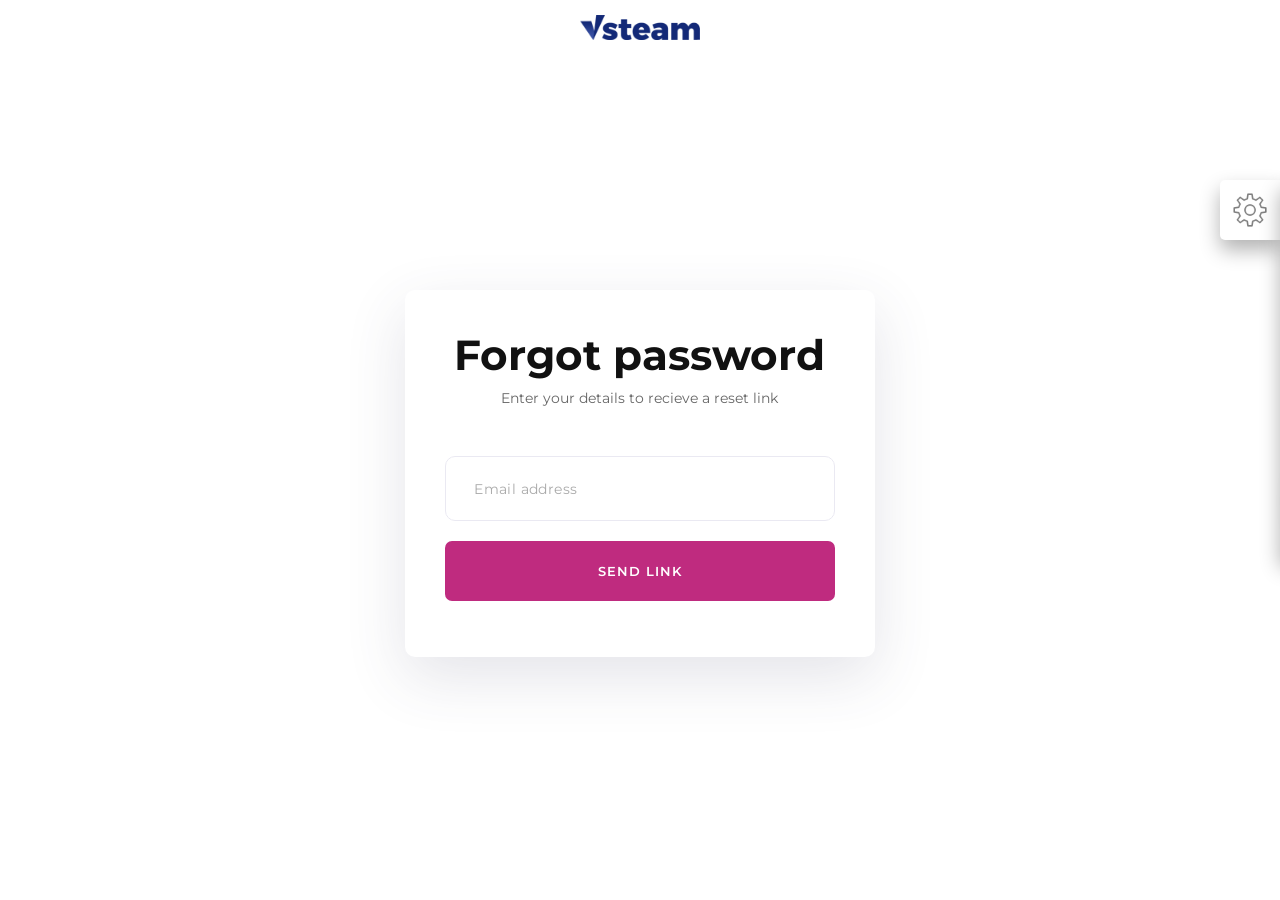
<file: forgot.html>
<!DOCTYPE html>
<html lang="en">

<!-- Mirrored from gloveswork.in/vstream/forgot.html by HTTrack Website Copier/3.x [XR&CO'2014], Sat, 19 Sep 2020 07:43:30 GMT -->
<head>
    <meta charset="UTF-8">
    <meta name="viewport" content="width=device-width, initial-scale=1.0">
    <meta http-equiv="X-UA-Compatible" content="ie=edge">
    <title>Vstream - Media Landing Page</title>

    <link rel="stylesheet" href="css/themify-icons.css">
    <!-- Favicon icon -->
    <link rel="icon" type="image/png" sizes="16x16" href="images/favicon.png">
    <!-- Custom Stylesheet -->
    <link rel="stylesheet" href="css/style.css">
</head>

<body>

    <div class="preloader"></div>
    <div class="backdrop"></div>
    <div class="switchcolor"><img src="images/settings.png" alt="icon"></div>
    <div class="switchcolor-wrap">
        <a class="link sheet-close"><i class="ti-close"></i></a>
        <h2>Settings</h2>
        <h4>Choose Color Theme</h4>
        <ul>
            <li>
                <label class="item-radio item-content">
                    <input type="radio" name="color-radio" value="red" checked=""><i class="ti-check"></i>
                    <span class="circle-color bg-red" style="background-color: #ff3b30;"></span>
                </label>
            </li>
            <li>
                <label class="item-radio item-content">
                    <input type="radio" name="color-radio" value="green"><i class="ti-check"></i>
                    <span class="circle-color bg-green" style="background-color: #4cd964;"></span>
                </label>
            </li>
            <li>
                <label class="item-radio item-content">
                    <input type="radio" name="color-radio" value="blue" checked=""><i class="ti-check"></i>
                    <span class="circle-color bg-blue" style="background-color: #132977;"></span>
                </label>
            </li>
            <li>
                <label class="item-radio item-content">
                    <input type="radio" name="color-radio" value="pink"><i class="ti-check"></i>
                    <span class="circle-color bg-pink" style="background-color: #ff2d55;"></span>
                </label>
            </li>
            <li>
                <label class="item-radio item-content">
                    <input type="radio" name="color-radio" value="yellow"><i class="ti-check"></i>
                    <span class="circle-color bg-yellow" style="background-color: #ffcc00;"></span>
                </label>
            </li>
            <li>
                <label class="item-radio item-content">
                    <input type="radio" name="color-radio" value="orange"><i class="ti-check"></i>
                    <span class="circle-color bg-orange" style="background-color: #ff9500;"></span>
                </label>
            </li>
            <li>
                <label class="item-radio item-content">
                    <input type="radio" name="color-radio" value="gray"><i class="ti-check"></i>
                    <span class="circle-color bg-gray" style="background-color: #8e8e93;"></span>
                </label>
            </li>

            <li>
                <label class="item-radio item-content">
                    <input type="radio" name="color-radio" value="brown"><i class="ti-check"></i>
                    <span class="circle-color bg-brown" style="background-color: #D2691E;"></span>
                </label>
            </li>
            <li>
                <label class="item-radio item-content">
                    <input type="radio" name="color-radio" value="darkgreen"><i class="ti-check"></i>
                    <span class="circle-color bg-darkgreen" style="background-color: #228B22;"></span>
                </label>
            </li>
            <li>
                <label class="item-radio item-content">
                    <input type="radio" name="color-radio" value="deeppink"><i class="ti-check"></i>
                    <span class="circle-color bg-deeppink" style="background-color: #FFC0CB;"></span>
                </label>
            </li>
            <li>
                <label class="item-radio item-content">
                    <input type="radio" name="color-radio" value="cadetblue"><i class="ti-check"></i>
                    <span class="circle-color bg-cadetblue" style="background-color: #5f9ea0;"></span>
                </label>
            </li>
            <li>
                <label class="item-radio item-content">
                    <input type="radio" name="color-radio" value="darkorchid"><i class="ti-check"></i>
                    <span class="circle-color bg-darkorchid" style="background-color: #9932cc;"></span>
                </label>
            </li>
            
            
        </ul>
        <div class="toggle-div mt-4">
            <h4 class="d-inline">Dark Mode</h4>
            <div class="d-inline float-right">
                <label class="toggle toggle-init"><input type="checkbox"><span class="toggle-icon"></span></label>
            </div>
        </div>
    </div>

    <div class="main-wrapper">
        <!-- header wrapper -->
        <div class="header-wrapper">
            <div class="container">
                <div class="row">
                    <div class="col-sm-12 text-center">
                        <a href="index.html" class="logo float-none mt-4"><img src="images/logo.png" alt="logo"></a>
                    </div>
                </div>
            </div>
        </div>
        <!-- header wrapper -->

        <section class="form-wrapper">
            <div class="container">
                <div class="row justify-content-center">
                    <div class="col-sm-5">
                        <div class="form-div text-center">
                            <h2>Forgot password</h2>
                            <p>Enter your details to recieve a reset link</p>
                            <form action="#">
                                <div class="form-group mt-5">
                                  <input class="form-control" type="email" placeholder="Email address">
                                </div>
                                 
                                <div class="form-group button-block text-center">
                                  <button class="form-btn">Send Link</button>
                                </div>
                                
                            </form>
                        </div>
                    </div>
                </div>
            </div>
        </section>


         

    </div>

    


    <script src="js/plugin.js"></script>
    <script src="vendor/bootstrap/js/bootstrap.bundle.min.js"></script>
    <script src="js/scripts.js"></script>
    
</body>


<!-- Mirrored from gloveswork.in/vstream/forgot.html by HTTrack Website Copier/3.x [XR&CO'2014], Sat, 19 Sep 2020 07:43:30 GMT -->
</html>
</file>
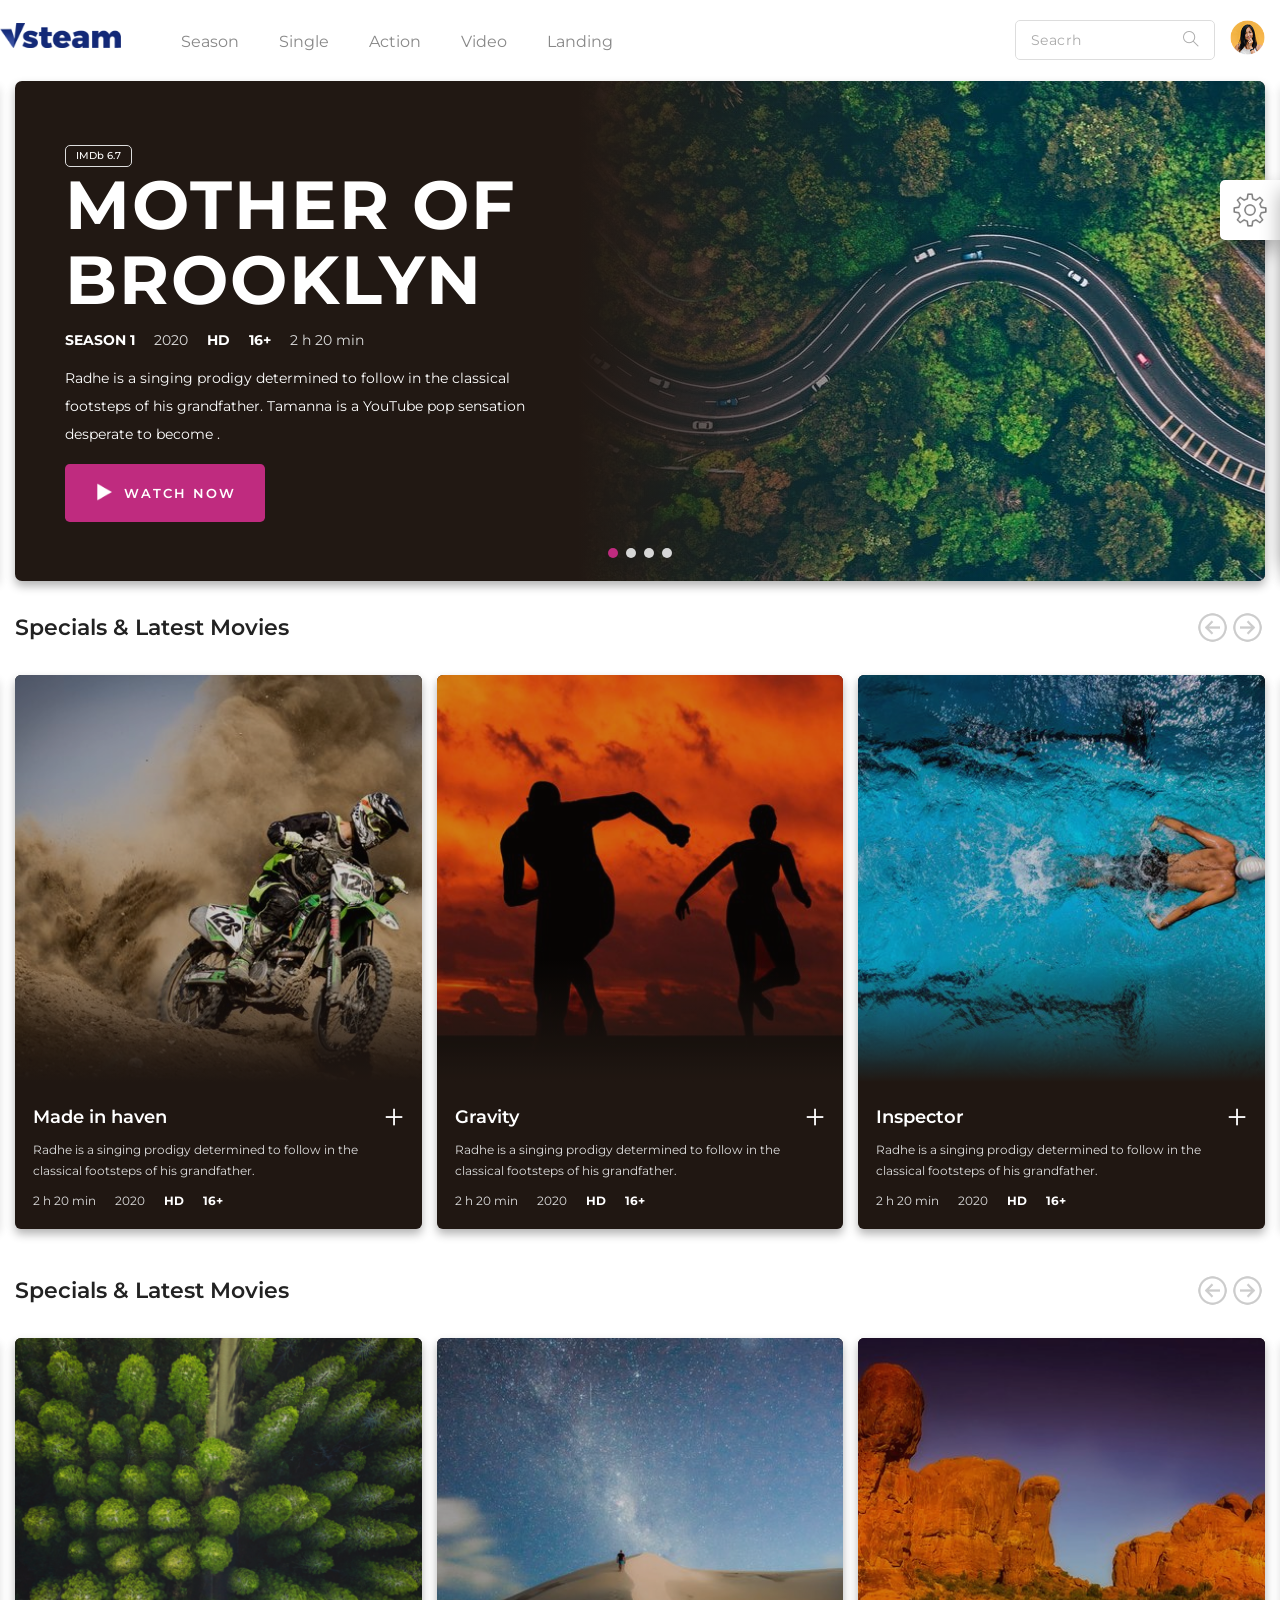
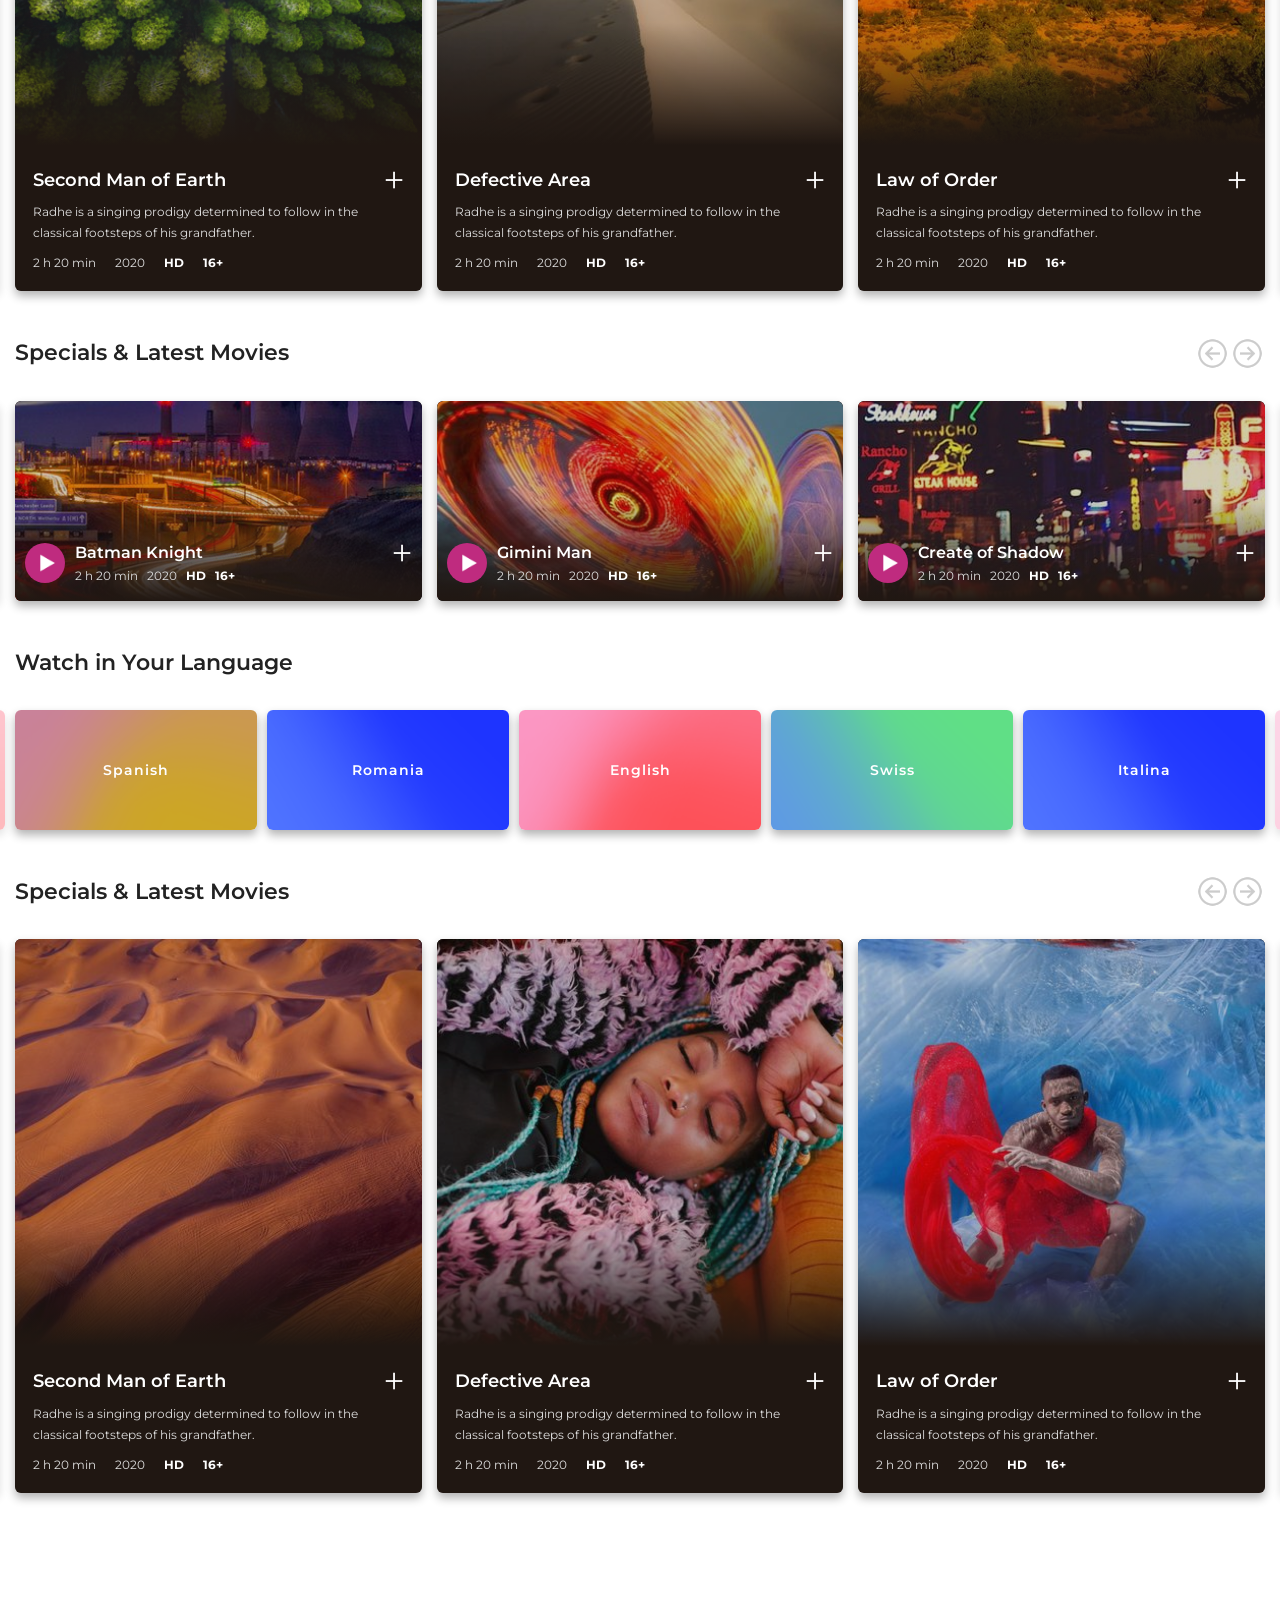
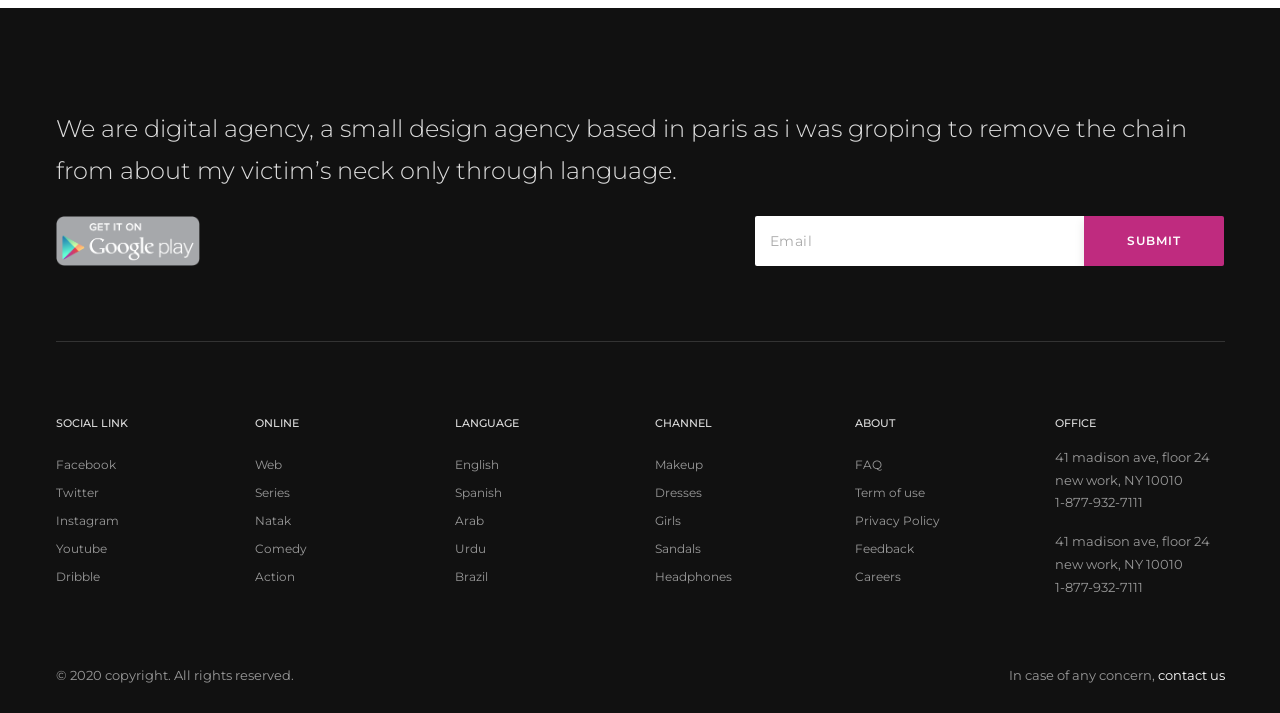
<file: home-full.html>
<!DOCTYPE html>
<html lang="en">

<!-- Mirrored from gloveswork.in/vstream/home-full.html by HTTrack Website Copier/3.x [XR&CO'2014], Sat, 19 Sep 2020 07:43:27 GMT -->
<head>
    <meta charset="UTF-8">
    <meta name="viewport" content="width=device-width, initial-scale=1.0">
    <meta http-equiv="X-UA-Compatible" content="ie=edge">
    <title>ArkFlix</title>

    <link rel="stylesheet" href="css/themify-icons.css">
    <!-- Favicon icon -->
    <link rel="icon" type="image/png" sizes="16x16" href="images/favicon.png">
    <!-- Custom Stylesheet -->
    <link rel="stylesheet" href="css/style.css">
</head>

<body class="full-wrap">

    <div class="preloader"></div>

    <div class="backdrop"></div>
    <div class="switchcolor"><img src="images/settings.png" alt="icon"></div>
    <div class="switchcolor-wrap">
        <a class="link sheet-close"><i class="ti-close"></i></a>
        <h2>Settings</h2>
        <h4>Choose Color Theme</h4>
        <ul>
            <li>
                <label class="item-radio item-content">
                    <input type="radio" name="color-radio" value="red" checked=""><i class="ti-check"></i>
                    <span class="circle-color bg-red" style="background-color: #ff3b30;"></span>
                </label>
            </li>
            <li>
                <label class="item-radio item-content">
                    <input type="radio" name="color-radio" value="green"><i class="ti-check"></i>
                    <span class="circle-color bg-green" style="background-color: #4cd964;"></span>
                </label>
            </li>
            <li>
                <label class="item-radio item-content">
                    <input type="radio" name="color-radio" value="blue" checked=""><i class="ti-check"></i>
                    <span class="circle-color bg-blue" style="background-color: #132977;"></span>
                </label>
            </li>
            <li>
                <label class="item-radio item-content">
                    <input type="radio" name="color-radio" value="pink"><i class="ti-check"></i>
                    <span class="circle-color bg-pink" style="background-color: #ff2d55;"></span>
                </label>
            </li>
            <li>
                <label class="item-radio item-content">
                    <input type="radio" name="color-radio" value="yellow"><i class="ti-check"></i>
                    <span class="circle-color bg-yellow" style="background-color: #ffcc00;"></span>
                </label>
            </li>
            <li>
                <label class="item-radio item-content">
                    <input type="radio" name="color-radio" value="orange"><i class="ti-check"></i>
                    <span class="circle-color bg-orange" style="background-color: #ff9500;"></span>
                </label>
            </li>
            <li>
                <label class="item-radio item-content">
                    <input type="radio" name="color-radio" value="gray"><i class="ti-check"></i>
                    <span class="circle-color bg-gray" style="background-color: #8e8e93;"></span>
                </label>
            </li>

            <li>
                <label class="item-radio item-content">
                    <input type="radio" name="color-radio" value="brown"><i class="ti-check"></i>
                    <span class="circle-color bg-brown" style="background-color: #D2691E;"></span>
                </label>
            </li>
            <li>
                <label class="item-radio item-content">
                    <input type="radio" name="color-radio" value="darkgreen"><i class="ti-check"></i>
                    <span class="circle-color bg-darkgreen" style="background-color: #228B22;"></span>
                </label>
            </li>
            <li>
                <label class="item-radio item-content">
                    <input type="radio" name="color-radio" value="deeppink"><i class="ti-check"></i>
                    <span class="circle-color bg-deeppink" style="background-color: #FFC0CB;"></span>
                </label>
            </li>
            <li>
                <label class="item-radio item-content">
                    <input type="radio" name="color-radio" value="cadetblue"><i class="ti-check"></i>
                    <span class="circle-color bg-cadetblue" style="background-color: #5f9ea0;"></span>
                </label>
            </li>
            <li>
                <label class="item-radio item-content">
                    <input type="radio" name="color-radio" value="darkorchid"><i class="ti-check"></i>
                    <span class="circle-color bg-darkorchid" style="background-color: #9932cc;"></span>
                </label>
            </li>
            
            
        </ul>
        <div class="toggle-div mt-4">
            <h4 class="d-inline">Dark Mode</h4>
            <div class="d-inline float-right">
                <label class="toggle toggle-init"><input type="checkbox"><span class="toggle-icon"></span></label>
            </div>
        </div>
    </div>

    <div class="main-wrapper">
        <!-- header wrapper -->
        <div class="header-wrapper">
            <div class="container-fluid">
                <div class="row">
                    <div class="col-lg-8 navbar p-0">
                        <a href="index.html" class="logo"><img src="images/logo.png" alt="logo"></a>
                        <button class="navbar-toggler" type="button" data-toggle="collapse"
                            data-target="#navbarNavDropdown" aria-controls="navbarNavDropdown"
                            aria-expanded="false" aria-label="Toggle navigation">
                            <span class="navbar-toggler-icon"></span>
                        </button>
                        <div class="collapse navbar-collapse" id="navbarNavDropdown">
                           <ul class="navbar-nav nav-menu float-none text-center">
                                <li class="nav-item"><a class="nav-link" href="season.html">Season</a></li>
                                <li class="nav-item"><a class="nav-link" href="single.html">Single</a></li>
                                <li class="nav-item"><a class="nav-link" href="search.html">Action</a></li>
                                <li class="nav-item"><a class="nav-link" href="video.html">Video</a></li>
                                <li class="nav-item"><a class="nav-link" href="landing.html">Landing</a></li>
                            </ul>
                        </div>
                    </div>
                    <div class="col-lg-4">
                        
                        <div class="user-avater">
                            <img src="images/user-8.png" alt="user">
                            <div class="user-menu">
                                <ul>
                                    <li><a href="profile.html"><i class="ti-user"></i>My Profile</a></li>
                                    <li><a href="favorites.html"><i class="ti-heart"></i>My Favorites</a></li>
                                    <li><a href="term.html"><i class="ti-world"></i>Privacy Policy</a></li>
                                    <li><a href="home.html"><i class="ti-power-off"></i>Log Out</a></li>
                                </ul>
                            </div>
                        </div>
                        <div class="search-div">
                            <input type="text" placeholder="Seacrh">
                        </div>
                    </div>
                </div>
            </div>
        </div>
        <!-- header wrapper -->
        <!-- banenr wrapper -->
        <div class="banner-wrapper">
            <div class="container-fluid">
                <div class="row">
                    <div class="col-sm-12">
                        <div class="banner-slider owl-carousel owl-theme">
                            <div class="owl-items">
                                <div class="banner-wrap justify-content-between align-items-center">
                                    <div class="left-wrap">
                                        <span class="rnd">IMDb 6.7</span>
                                        <h2>Mother of  <br>Brooklyn</h2>
                                        <span class="tag"><b>SEASON 1</b></span>
                                        <span class="tag">2020</span>
                                        <span class="tag"><b>HD</b></span>
                                        <span class="tag"><b>16+</b></span>
                                        <span class="tag">2 h 20 min</span>
                                        <p>Radhe is a singing prodigy determined to follow in the classical footsteps of his grandfather. Tamanna is a YouTube pop sensation desperate to become .</p>
                                        <a href="season.html" class="btn btn-lg"><img src="images/play.png" alt="icn">Watch now</a>
                                    </div>
                                    <div class="right-wrap" style="background-image: url(images/banner-4.jpg);"></div>
                                </div>
                            </div>

                            <div class="owl-items">
                                <div class="banner-wrap justify-content-between align-items-center">
                                    <div class="left-wrap">
                                        <span class="rnd">IMDb 6.7</span>
                                        <h2>Made <br> in heaven</h2>
                                        <span class="tag"><b>SEASON 1</b></span>
                                        <span class="tag">2020</span>
                                        <span class="tag"><b>HD</b></span>
                                        <span class="tag"><b>16+</b></span>
                                        <span class="tag">2 h 20 min</span>
                                        <p>Radhe is a singing prodigy determined to follow in the classical footsteps of his grandfather. Tamanna is a YouTube pop sensation desperate to become .</p>
                                        <a href="video.html" class="btn btn-lg"><img src="images/play.png" alt="icn">Watch now</a>
                                    </div>
                                    <div class="right-wrap" style="background-image: url(images/banner-3.jpg);"></div>
                                </div>
                            </div>
                            
                            
                            <div class="owl-items">
                                <div class="banner-wrap justify-content-between align-items-center">
                                    <div class="left-wrap">
                                        <span class="rnd">IMDb 6.7</span>
                                        <h2>Zero<br> dark night</h2>
                                        <span class="tag"><b>SEASON 1</b></span>
                                        <span class="tag">2020</span>
                                        <span class="tag"><b>HD</b></span>
                                        <span class="tag"><b>16+</b></span>
                                        <span class="tag">2 h 20 min</span>
                                        <p>Radhe is a singing prodigy determined to follow in the classical footsteps of his grandfather. Tamanna is a YouTube pop sensation desperate to become .</p>
                                        <a href="video.html" class="btn btn-lg"><img src="images/play.png" alt="icn">Watch now</a>
                                    </div>
                                    <div class="right-wrap" style="background-image: url(images/banner-2.jpg);"></div>
                                </div>

                            </div>
                            <div class="owl-items">

                                <div class="banner-wrap justify-content-between align-items-center">
                                    <div class="left-wrap">
                                        <span class="rnd">IMDb 6.7</span>
                                        <h2>The <br> night ever</h2>
                                        <span class="tag"><b>SEASON 1</b></span>
                                        <span class="tag">2020</span>
                                        <span class="tag"><b>HD</b></span>
                                        <span class="tag"><b>16+</b></span>
                                        <span class="tag">2 h 20 min</span>
                                        <p>Radhe is a singing prodigy determined to follow in the classical footsteps of his grandfather. Tamanna is a YouTube pop sensation desperate to become .</p>
                                        <a href="video.html" class="btn btn-lg"><img src="images/play.png" alt="icn">Watch now</a>
                                    </div>
                                    <div class="right-wrap">
                                        <video autoplay muted loop id="myVideo">
                                          <source src="images/video3.mp4" type="video/mp4">
                                        </video>
                                    </div>
                                </div>

                            </div>
                        </div>
                    </div>
                </div>
            </div>
        </div>
        <!-- banenr wrapper -->
        <!-- slider wrapper -->
        <div class="slide-wrapper">
            <div class="container-fluid">
                <div class="row">
                    <div class="col-sm-6 text-left mb-4 mt-4">
                        <h2>Specials & Latest Movies</h2>
                    </div>
                    
                </div>
                <div class="row">
                    <div class="col-sm-12">
                        <div class="slide-slider-full owl-carousel owl-theme">
                            <div class="owl-items">
                                <a class="slide-one" href="season.html">
                                    <div class="slide-image"><img src="images/s5.jpg" alt="image"></div>
                                    <div class="slide-content">
                                        <h2>Made in haven <img src="images/plus.png" alt="icon"></h2>
                                        <p>Radhe is a singing prodigy determined to follow in the classical footsteps of his grandfather.</p>
                                        <span class="tag">2 h 20 min</span>
                                        <span class="tag">2020</span>
                                        <span class="tag"><b>HD</b></span>
                                        <span class="tag"><b>16+</b></span>
                                    </div>
                                </a>
                            </div>
                            <div class="owl-items">
                                <a class="slide-one" href="season.html">
                                    <div class="slide-image"><img src="images/s6.jpg" alt="image"></div>
                                    <div class="slide-content">
                                        <h2>Gravity <img src="images/plus.png" alt="icon"></h2>
                                        <p>Radhe is a singing prodigy determined to follow in the classical footsteps of his grandfather.</p>
                                        <span class="tag">2 h 20 min</span>
                                        <span class="tag">2020</span>
                                        <span class="tag"><b>HD</b></span>
                                        <span class="tag"><b>16+</b></span>
                                    </div>
                                </a>
                            </div>
                            <div class="owl-items">
                                <a class="slide-one" href="season.html">
                                    <div class="slide-image"><img src="images/s7.jpg" alt="image"></div>
                                    <div class="slide-content">
                                        <h2>Inspector <img src="images/plus.png" alt="icon"></h2>
                                        <p>Radhe is a singing prodigy determined to follow in the classical footsteps of his grandfather.</p>
                                        <span class="tag">2 h 20 min</span>
                                        <span class="tag">2020</span>
                                        <span class="tag"><b>HD</b></span>
                                        <span class="tag"><b>16+</b></span>
                                    </div>
                                </a>
                            </div>
                            <div class="owl-items">
                                <a class="slide-one" href="season.html">
                                    <div class="slide-image"><img src="images/s8.jpg" alt="image"></div>
                                    <div class="slide-content">
                                        <h2>Sky Staar <img src="images/plus.png" alt="icon"></h2>
                                        <p>Radhe is a singing prodigy determined to follow in the classical footsteps of his grandfather.</p>
                                        <span class="tag">2 h 20 min</span>
                                        <span class="tag">2020</span>
                                        <span class="tag"><b>HD</b></span>
                                        <span class="tag"><b>16+</b></span>
                                    </div>
                                </a>
                            </div>

                            <div class="owl-items">
                                <a class="slide-one" href="season.html">
                                    <div class="slide-image"><img src="images/s1.jpg" alt="image"></div>
                                    <div class="slide-content">
                                        <h2>Inspector <img src="images/plus.png" alt="icon"></h2>
                                        <p>Radhe is a singing prodigy determined to follow in the classical footsteps of his grandfather.</p>
                                        <span class="tag">2 h 20 min</span>
                                        <span class="tag">2020</span>
                                        <span class="tag"><b>HD</b></span>
                                        <span class="tag"><b>16+</b></span>
                                    </div>
                                </a>
                            </div>
                            <div class="owl-items">
                                <a class="slide-one" href="season.html">
                                    <div class="slide-image"><img src="images/s2.jpg" alt="image"></div>
                                    <div class="slide-content">
                                        <h2>Sky Staar <img src="images/plus.png" alt="icon"></h2>
                                        <p>Radhe is a singing prodigy determined to follow in the classical footsteps of his grandfather.</p>
                                        <span class="tag">2 h 20 min</span>
                                        <span class="tag">2020</span>
                                        <span class="tag"><b>HD</b></span>
                                        <span class="tag"><b>16+</b></span>
                                    </div>
                                </a>
                            </div>
                        </div>
                    </div>
                </div>
            </div>
        </div>
        <!-- slider wrapper -->
        <!-- slider wrapper -->
        <div class="slide-wrapper">
            <div class="container-fluid">
                <div class="row">
                    <div class="col-sm-6 text-left mb-4 mt-4">
                        <h2>Specials & Latest Movies</h2>
                    </div>
                    
                </div>
                <div class="row">
                    <div class="col-sm-12">
                        <div class="slide-slider-full owl-carousel owl-theme">
                            <div class="owl-items">
                                <a class="slide-one" href="season.html">
                                    <div class="slide-image"><img src="images/s9.jpg" alt="image"></div>
                                    <div class="slide-content">
                                        <h2>Second Man of Earth <img src="images/plus.png" alt="icon"></h2>
                                        <p>Radhe is a singing prodigy determined to follow in the classical footsteps of his grandfather.</p>
                                        <span class="tag">2 h 20 min</span>
                                        <span class="tag">2020</span>
                                        <span class="tag"><b>HD</b></span>
                                        <span class="tag"><b>16+</b></span>
                                    </div>
                                </a>
                            </div>
                            <div class="owl-items">
                                <a class="slide-one" href="season.html">
                                    <div class="slide-image"><img src="images/s10.jpg" alt="image"></div>
                                    <div class="slide-content">
                                        <h2>Defective Area <img src="images/plus.png" alt="icon"></h2>
                                        <p>Radhe is a singing prodigy determined to follow in the classical footsteps of his grandfather.</p>
                                        <span class="tag">2 h 20 min</span>
                                        <span class="tag">2020</span>
                                        <span class="tag"><b>HD</b></span>
                                        <span class="tag"><b>16+</b></span>
                                    </div>
                                </a>
                            </div>
                            <div class="owl-items">
                                <a class="slide-one" href="season.html">
                                    <div class="slide-image"><img src="images/s11.jpg" alt="image"></div>
                                    <div class="slide-content">
                                        <h2>Law of Order <img src="images/plus.png" alt="icon"></h2>
                                        <p>Radhe is a singing prodigy determined to follow in the classical footsteps of his grandfather.</p>
                                        <span class="tag">2 h 20 min</span>
                                        <span class="tag">2020</span>
                                        <span class="tag"><b>HD</b></span>
                                        <span class="tag"><b>16+</b></span>
                                    </div>
                                </a>
                            </div>
                            <div class="owl-items">
                                <a class="slide-one" href="season.html">
                                    <div class="slide-image"><img src="images/s12.jpg" alt="image"></div>
                                    <div class="slide-content">
                                        <h2>Ravata of Sky <img src="images/plus.png" alt="icon"></h2>
                                        <p>Radhe is a singing prodigy determined to follow in the classical footsteps of his grandfather.</p>
                                        <span class="tag">2 h 20 min</span>
                                        <span class="tag">2020</span>
                                        <span class="tag"><b>HD</b></span>
                                        <span class="tag"><b>16+</b></span>
                                    </div>
                                </a>
                            </div>

                            <div class="owl-items">
                                <a class="slide-one" href="season.html">
                                    <div class="slide-image"><img src="images/s3.jpg" alt="image"></div>
                                    <div class="slide-content">
                                        <h2>Inspector <img src="images/plus.png" alt="icon"></h2>
                                        <p>Radhe is a singing prodigy determined to follow in the classical footsteps of his grandfather.</p>
                                        <span class="tag">2 h 20 min</span>
                                        <span class="tag">2020</span>
                                        <span class="tag"><b>HD</b></span>
                                        <span class="tag"><b>16+</b></span>
                                    </div>
                                </a>
                            </div>
                            <div class="owl-items">
                                <a class="slide-one" href="season.html">
                                    <div class="slide-image"><img src="images/s4.jpg" alt="image"></div>
                                    <div class="slide-content">
                                        <h2>Sky Staar <img src="images/plus.png" alt="icon"></h2>
                                        <p>Radhe is a singing prodigy determined to follow in the classical footsteps of his grandfather.</p>
                                        <span class="tag">2 h 20 min</span>
                                        <span class="tag">2020</span>
                                        <span class="tag"><b>HD</b></span>
                                        <span class="tag"><b>16+</b></span>
                                    </div>
                                </a>
                            </div>
                        </div>
                    </div>
                </div>
            </div>
        </div>
        <!-- slider wrapper -->

        <!-- slider wrapper -->
        <div class="slide-wrapper">
            <div class="container-fluid">
                <div class="row">
                    <div class="col-sm-6 text-left mb-4 mt-4">
                        <h2>Specials & Latest Movies</h2>
                    </div>
                    
                </div>
                <div class="row">
                    <div class="col-sm-12">
                        <div class="slide-slider-full owl-carousel owl-theme">
                            <div class="owl-items">
                                <a class="slide-one slide-two" href="#">
                                    <div class="slide-image" style="background-image: url(images/s17.png);"></div>
                                    <div class="slide-content">
                                        <h2>Batman Knight <img src="images/plus.png" alt="icon"></h2>
                                        <span class="tag">2 h 20 min</span>
                                        <span class="tag">2020</span>
                                        <span class="tag"><b>HD</b></span>
                                        <span class="tag"><b>16+</b></span>
                                    </div>
                                </a>
                            </div>
                            <div class="owl-items">
                                <a class="slide-one slide-two" href="#">
                                    <div class="slide-image" style="background-image: url(images/s18.jpg);"></div>
                                    <div class="slide-content">
                                        <h2>Gimini Man <img src="images/plus.png" alt="icon"></h2>
                                        <span class="tag">2 h 20 min</span>
                                        <span class="tag">2020</span>
                                        <span class="tag"><b>HD</b></span>
                                        <span class="tag"><b>16+</b></span>
                                    </div>
                                </a>
                            </div>
                            <div class="owl-items">
                                <a class="slide-one slide-two" href="#">
                                    <div class="slide-image" style="background-image: url(images/s19.jpg);"></div>
                                    <div class="slide-content">
                                        <h2>Create of Shadow <img src="images/plus.png" alt="icon"></h2>
                                        <span class="tag">2 h 20 min</span>
                                        <span class="tag">2020</span>
                                        <span class="tag"><b>HD</b></span>
                                        <span class="tag"><b>16+</b></span>
                                    </div>
                                </a>
                            </div>
                            <div class="owl-items">
                                <a class="slide-one slide-two" href="#">
                                    <div class="slide-image" style="background-image: url(images/s20.jpg);"></div>
                                    <div class="slide-content">
                                        <h2>Jusy Cry yourself <img src="images/plus.png" alt="icon"></h2>
                                        <span class="tag">2 h 20 min</span>
                                        <span class="tag">2020</span>
                                        <span class="tag"><b>HD</b></span>
                                        <span class="tag"><b>16+</b></span>
                                    </div>
                                </a>
                            </div>

                            <div class="owl-items">
                                <a class="slide-one slide-two" href="#">
                                    <div class="slide-image" style="background-image: url(images/s7.jpg);"></div>
                                    <div class="slide-content">
                                        <h2>Create of Shadow <img src="images/plus.png" alt="icon"></h2>
                                        <span class="tag">2 h 20 min</span>
                                        <span class="tag">2020</span>
                                        <span class="tag"><b>HD</b></span>
                                        <span class="tag"><b>16+</b></span>
                                    </div>
                                </a>
                            </div>
                            <div class="owl-items">
                                <a class="slide-one slide-two" href="#">
                                    <div class="slide-image" style="background-image: url(images/s8.jpg);"></div>
                                    <div class="slide-content">
                                        <h2>Jusy Cry yourself <img src="images/plus.png" alt="icon"></h2>
                                        <span class="tag">2 h 20 min</span>
                                        <span class="tag">2020</span>
                                        <span class="tag"><b>HD</b></span>
                                        <span class="tag"><b>16+</b></span>
                                    </div>
                                </a>
                            </div>
                        </div>                    
                    </div>
                </div>
            </div>
        </div>
        <!-- slider wrapper -->
        <!-- slider wrapper -->
        <div class="category-wrapper slide-wrapper">
            <div class="container-fluid">
                <div class="row">
                    <div class="col-sm-6 text-left mb-4 mt-4">
                        <h2>Watch in Your Language</h2>
                    </div>
                     
                </div>
                <div class="row">
                    <div class="col-sm-12">
                        <div class="category-slider owl-carousel owl-theme">
                            <div class="owl-items">
                                <a href="search.html" class="category-wrap" style="background-image: url(images/gb1.png);"><span>Spanish</span></a>
                            </div>

                            <div class="owl-items">
                                <a href="search.html" class="category-wrap" style="background-image: url(images/gb2.png);"><span>Romania</span></a>
                            </div>
                            <div class="owl-items">
                                <a href="search.html" class="category-wrap" style="background-image: url(images/gb3.png);"><span>English</span></a>
                            </div>
                            <div class="owl-items">
                                <a href="search.html" class="category-wrap" style="background-image: url(images/gb4.png);"><span>Swiss</span></a>
                            </div>

                            <div class="owl-items">
                                <a href="search.html" class="category-wrap" style="background-image: url(images/gb2.png);"><span>Italina</span></a>
                            </div>

                            <div class="owl-items">
                                <a href="search.html" class="category-wrap" style="background-image: url(images/gb3.png);"><span>Urdu</span></a>
                            </div>

                        </div>
                    </div>
                </div>
            </div>            
        </div>
        <!-- slider wrapper -->
        <!-- slider wrapper -->
        <div class="slide-wrapper">
            <div class="container-fluid">
                <div class="row">
                    <div class="col-sm-6 text-left mb-4 mt-4">
                        <h2>Specials & Latest Movies</h2>
                    </div>
                     
                </div>
                <div class="row">
                    <div class="col-sm-12">
                        <div class="slide-slider-full owl-carousel owl-theme">
                            <div class="owl-items">
                                <a class="slide-one" href="season.html">
                                    <div class="slide-image"><img src="images/s13.jpg" alt="image"></div>
                                    <div class="slide-content">
                                        <h2>Second Man of Earth <img src="images/plus.png" alt="icon"></h2>
                                        <p>Radhe is a singing prodigy determined to follow in the classical footsteps of his grandfather.</p>
                                        <span class="tag">2 h 20 min</span>
                                        <span class="tag">2020</span>
                                        <span class="tag"><b>HD</b></span>
                                        <span class="tag"><b>16+</b></span>
                                    </div>
                                </a>
                            </div>
                            <div class="owl-items">
                                <a class="slide-one" href="season.html">
                                    <div class="slide-image"><img src="images/s14.jpg" alt="image"></div>
                                    <div class="slide-content">
                                        <h2>Defective Area <img src="images/plus.png" alt="icon"></h2>
                                        <p>Radhe is a singing prodigy determined to follow in the classical footsteps of his grandfather.</p>
                                        <span class="tag">2 h 20 min</span>
                                        <span class="tag">2020</span>
                                        <span class="tag"><b>HD</b></span>
                                        <span class="tag"><b>16+</b></span>
                                    </div>
                                </a>
                            </div>
                            <div class="owl-items">
                                <a class="slide-one" href="season.html">
                                    <div class="slide-image"><img src="images/s15.jpg" alt="image"></div>
                                    <div class="slide-content">
                                        <h2>Law of Order <img src="images/plus.png" alt="icon"></h2>
                                        <p>Radhe is a singing prodigy determined to follow in the classical footsteps of his grandfather.</p>
                                        <span class="tag">2 h 20 min</span>
                                        <span class="tag">2020</span>
                                        <span class="tag"><b>HD</b></span>
                                        <span class="tag"><b>16+</b></span>
                                    </div>
                                </a>
                            </div>
                            <div class="owl-items">
                                <a class="slide-one" href="season.html">
                                    <div class="slide-image"><img src="images/s16.jpg" alt="image"></div>
                                    <div class="slide-content">
                                        <h2>Ravata of Sky <img src="images/plus.png" alt="icon"></h2>
                                        <p>Radhe is a singing prodigy determined to follow in the classical footsteps of his grandfather.</p>
                                        <span class="tag">2 h 20 min</span>
                                        <span class="tag">2020</span>
                                        <span class="tag"><b>HD</b></span>
                                        <span class="tag"><b>16+</b></span>
                                    </div>
                                </a>
                            </div>

                            <div class="owl-items">
                                <a class="slide-one" href="season.html">
                                    <div class="slide-image"><img src="images/s5.jpg" alt="image"></div>
                                    <div class="slide-content">
                                        <h2>Law of Order <img src="images/plus.png" alt="icon"></h2>
                                        <p>Radhe is a singing prodigy determined to follow in the classical footsteps of his grandfather.</p>
                                        <span class="tag">2 h 20 min</span>
                                        <span class="tag">2020</span>
                                        <span class="tag"><b>HD</b></span>
                                        <span class="tag"><b>16+</b></span>
                                    </div>
                                </a>
                            </div>
                            <div class="owl-items">
                                <a class="slide-one" href="season.html">
                                    <div class="slide-image"><img src="images/s6.jpg" alt="image"></div>
                                    <div class="slide-content">
                                        <h2>Ravata of Sky <img src="images/plus.png" alt="icon"></h2>
                                        <p>Radhe is a singing prodigy determined to follow in the classical footsteps of his grandfather.</p>
                                        <span class="tag">2 h 20 min</span>
                                        <span class="tag">2020</span>
                                        <span class="tag"><b>HD</b></span>
                                        <span class="tag"><b>16+</b></span>
                                    </div>
                                </a>
                            </div>
                        </div>
                    </div>
                </div>
            </div>
        </div>
        <!-- slider wrapper -->
        <div class="footer-wrapper">
            <div class="container">
                <div class="row">
                    <div class="col-sm-12 text-left">
                        <h4 class="mb-4">We are digital agency, a small design agency based in paris as i was groping to remove the chain from about my victim’s neck only through language.</h4>
                    </div>
                    <div class="col-sm-6 text-left">
                        <img src="images/icon-21.png" alt="icon" class="icon-img"> 
                    </div>
                    <div class="col-sm-5 offset-sm-1 text-right">
                        <form action="#" class="mt-0">
                            <input type="text" placeholder="Email">
                            <button>Submit</button>
                        </form>                    
                    </div>
                    <div class="col-sm-12">
                        <div class="middle-footer">
                            <div class="row">
                                <div class="col-md-4 col-lg-2 col-sm-6 col-xs-6 md-mb25">
                                    <h5>Social Link</h5>
                                    <ul>
                                        <li><a href="#">Facebook</a></li>
                                        <li><a href="#">Twitter</a></li>
                                        <li><a href="#">Instagram</a></li>
                                        <li><a href="#">Youtube</a></li>
                                        <li><a href="#">Dribble</a></li>
                                    </ul>
                                </div>
                                <div class="col-md-4 col-lg-2 col-sm-6 col-xs-6 md-mb25">
                                    <h5>ONLINE</h5>
                                    <ul>
                                        <li><a href="#">Web</a></li>
                                        <li><a href="#">Series</a></li>
                                        <li><a href="#">Natak</a></li>
                                        <li><a href="#">Comedy</a></li>
                                        <li><a href="#">Action</a></li>
                                    </ul>
                                </div>
                                <div class="col-md-4 col-lg-2 col-sm-6 col-xs-6 md-mb25">
                                    <h5>Language</h5>
                                    <ul>
                                        <li><a href="#">English</a></li>
                                        <li><a href="#">Spanish</a></li>
                                        <li><a href="#">Arab</a></li>
                                        <li><a href="#">Urdu</a></li>
                                        <li><a href="#">Brazil</a></li>
                                    </ul>
                                </div>
                                <div class="col-md-4 col-lg-2 col-sm-6 col-xs-6">
                                    <h5>Channel</h5>
                                    <ul>
                                        <li><a href="#">Makeup</a></li>
                                        <li><a href="#">Dresses</a></li>
                                        <li><a href="#">Girls</a></li>
                                        <li><a href="#">Sandals</a></li>
                                        <li><a href="#">Headphones</a></li>
                                    </ul>
                                </div>
                                <div class="col-md-4 col-lg-2 col-sm-6 col-xs-6">
                                    <h5>About</h5>
                                    <ul>
                                        <li><a href="#">FAQ</a></li>
                                        <li><a href="#">Term of use</a></li>
                                        <li><a href="#">Privacy Policy</a></li>
                                        <li><a href="#">Feedback</a></li>
                                        <li><a href="#">Careers</a></li>
                                    </ul>
                                </div>
                                <div class="col-md-4 col-lg-2 col-sm-6 col-xs-6">
                                    <h5 class="mb-3">Office</h5>
                                    <p style="width: 100%;">41 madison ave, floor 24 new work, NY 10010 <br>1-877-932-7111</p>
                                    <p style="width: 100%;">41 madison ave, floor 24 new work, NY 10010 <br>1-877-932-7111</p>
                                </div>
                            </div>
                        </div>
                    </div>

                    <div class="col-sm-12 lower-footer"></div>
                    <div class="col-sm-6">
                        <p class="copyright-text">© 2020 copyright. All rights reserved.</p>
                    </div>
                    <div class="col-sm-6 text-right">
                        <p class="float-right copyright-text">In case of any concern, <a href="#">contact us</a></p>
                    </div>
                </div>
            </div>
        </div>

    </div>

    


    <script src="js/plugin.js"></script>
    <script src="vendor/bootstrap/js/bootstrap.bundle.min.js"></script>
    <script src="js/scripts.js"></script>
    <script src="js/video-player.js"></script>
    
</body>


<!-- Mirrored from gloveswork.in/vstream/home-full.html by HTTrack Website Copier/3.x [XR&CO'2014], Sat, 19 Sep 2020 07:43:27 GMT -->
</html>
</file>
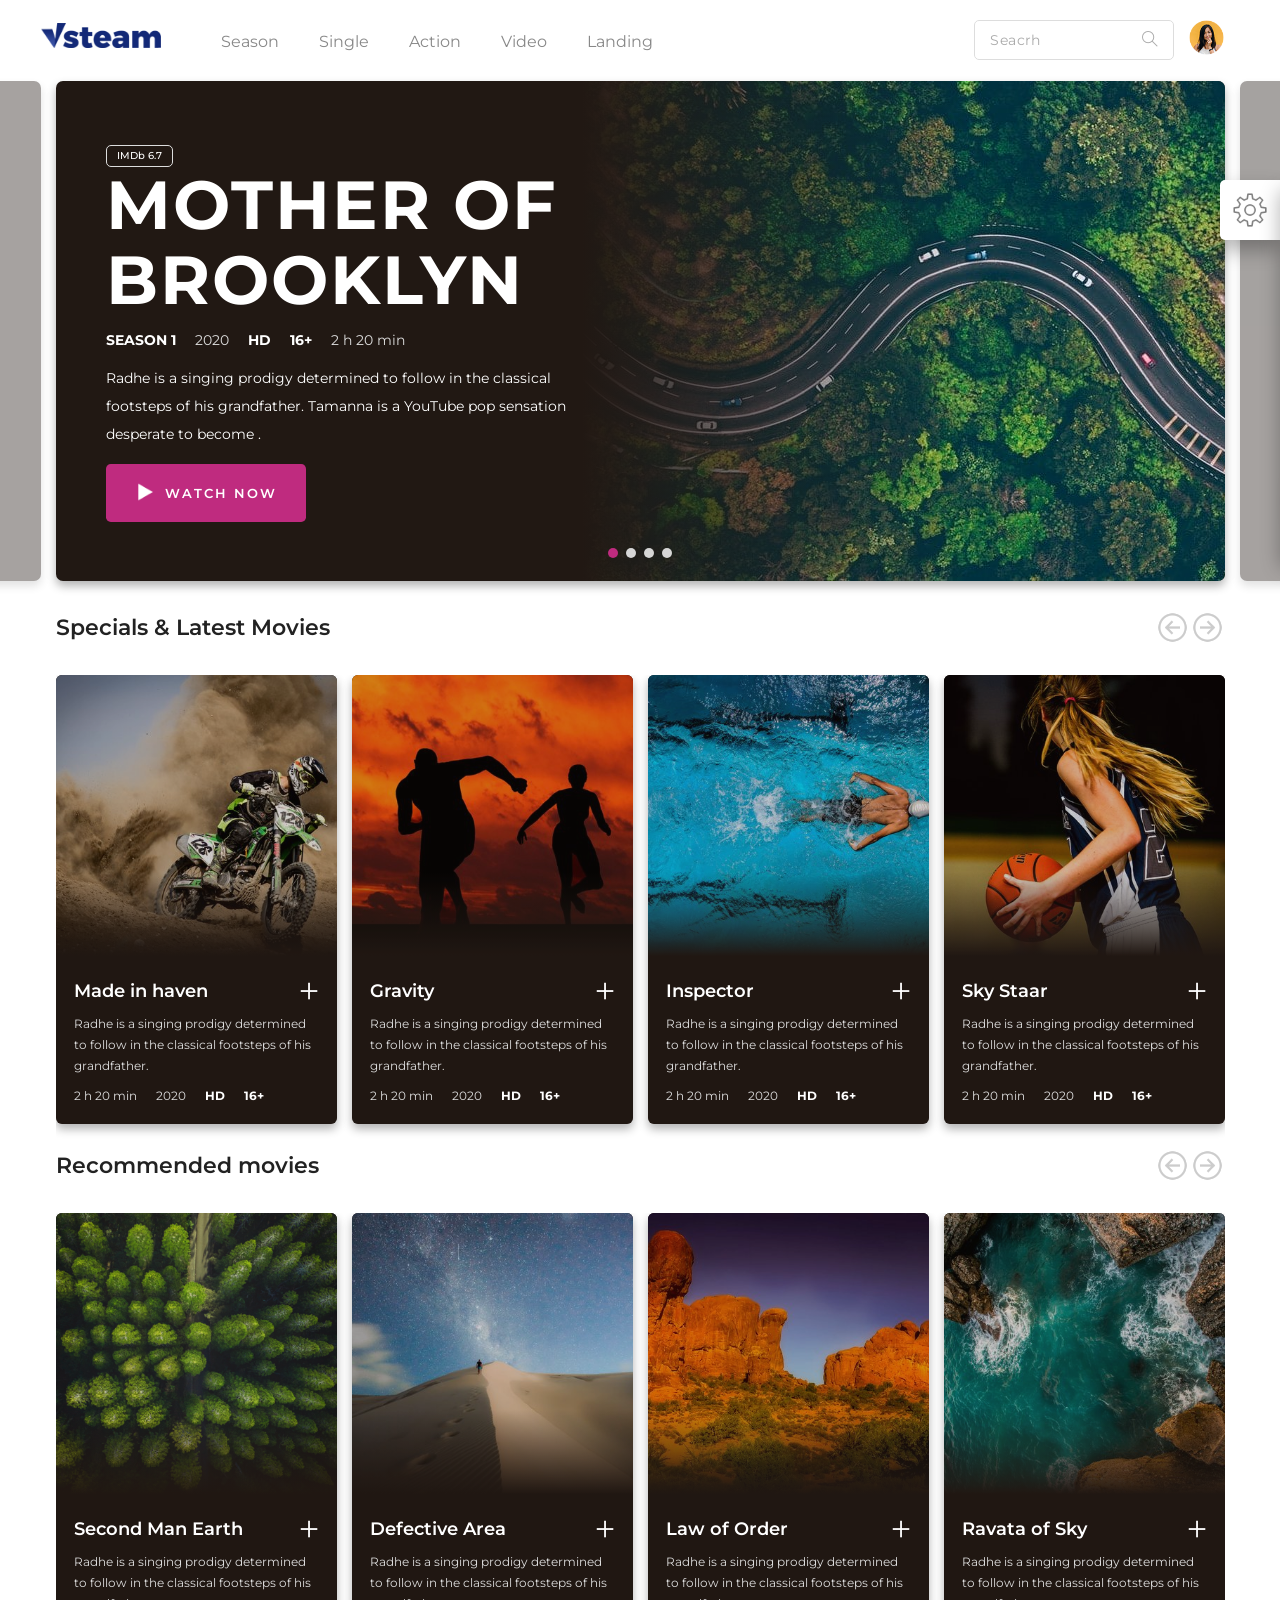
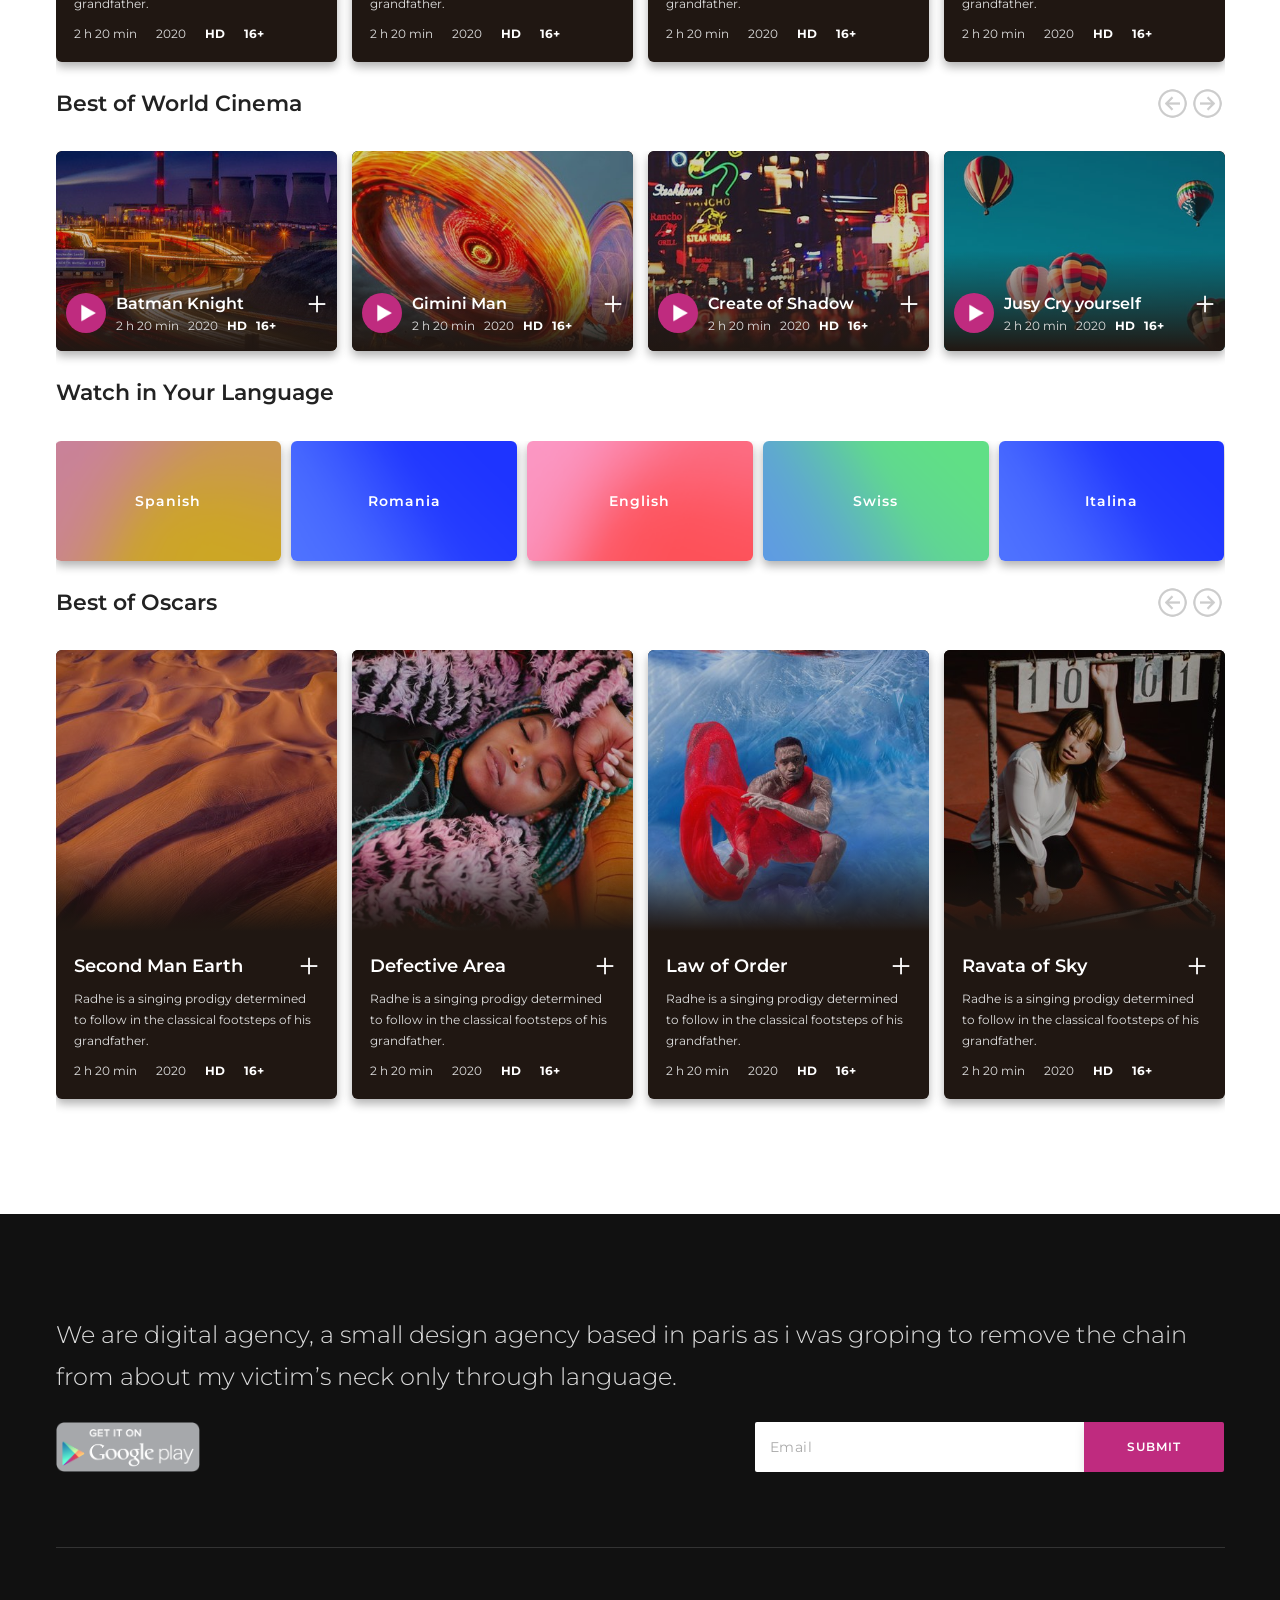
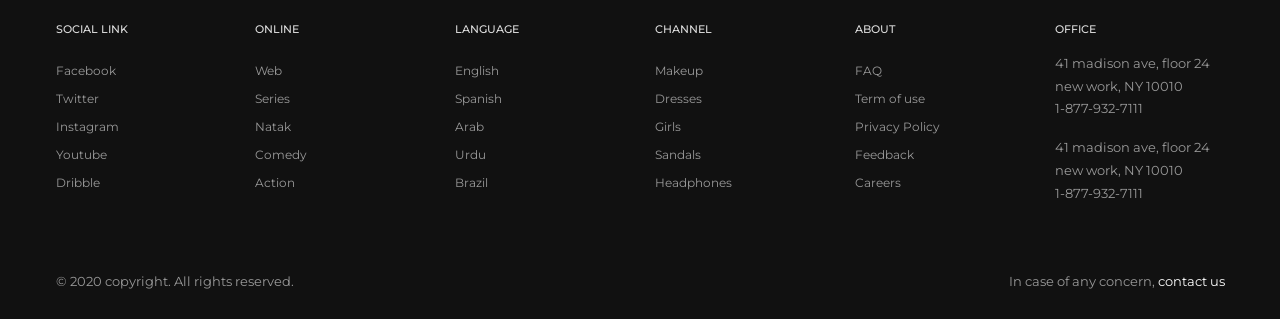
<file: home.html>
<!DOCTYPE html>
<html lang="en">

<!-- Mirrored from gloveswork.in/vstream/home.html by HTTrack Website Copier/3.x [XR&CO'2014], Sat, 19 Sep 2020 07:37:11 GMT -->
<head>
    <meta charset="UTF-8">
    <meta name="viewport" content="width=device-width, initial-scale=1.0">
    <meta http-equiv="X-UA-Compatible" content="ie=edge">
    <title>Vstream - Media Landing Page</title>

    <link rel="stylesheet" href="css/themify-icons.css">
    <!-- Favicon icon -->
    <link rel="icon" type="image/png" sizes="16x16" href="images/favicon.png">
    <!-- Custom Stylesheet -->
    <link rel="stylesheet" href="css/style.css">
    <link rel="stylesheet" href="css/video-player.css">
</head>

<body>

    <div class="preloader"></div>

    <div class="backdrop"></div>
    <div class="switchcolor"><img src="images/settings.png" alt="icon"></div>
    <div class="switchcolor-wrap">
        <a class="link sheet-close"><i class="ti-close"></i></a>
        <h2>Settings</h2>
        <h4>Choose Color Theme</h4>
        <ul>
            <li>
                <label class="item-radio item-content">
                    <input type="radio" name="color-radio" value="red" checked=""><i class="ti-check"></i>
                    <span class="circle-color bg-red" style="background-color: #ff3b30;"></span>
                </label>
            </li>
            <li>
                <label class="item-radio item-content">
                    <input type="radio" name="color-radio" value="green"><i class="ti-check"></i>
                    <span class="circle-color bg-green" style="background-color: #4cd964;"></span>
                </label>
            </li>
            <li>
                <label class="item-radio item-content">
                    <input type="radio" name="color-radio" value="blue" checked=""><i class="ti-check"></i>
                    <span class="circle-color bg-blue" style="background-color: #132977;"></span>
                </label>
            </li>
            <li>
                <label class="item-radio item-content">
                    <input type="radio" name="color-radio" value="pink"><i class="ti-check"></i>
                    <span class="circle-color bg-pink" style="background-color: #ff2d55;"></span>
                </label>
            </li>
            <li>
                <label class="item-radio item-content">
                    <input type="radio" name="color-radio" value="yellow"><i class="ti-check"></i>
                    <span class="circle-color bg-yellow" style="background-color: #ffcc00;"></span>
                </label>
            </li>
            <li>
                <label class="item-radio item-content">
                    <input type="radio" name="color-radio" value="orange"><i class="ti-check"></i>
                    <span class="circle-color bg-orange" style="background-color: #ff9500;"></span>
                </label>
            </li>
            <li>
                <label class="item-radio item-content">
                    <input type="radio" name="color-radio" value="gray"><i class="ti-check"></i>
                    <span class="circle-color bg-gray" style="background-color: #8e8e93;"></span>
                </label>
            </li>

            <li>
                <label class="item-radio item-content">
                    <input type="radio" name="color-radio" value="brown"><i class="ti-check"></i>
                    <span class="circle-color bg-brown" style="background-color: #D2691E;"></span>
                </label>
            </li>
            <li>
                <label class="item-radio item-content">
                    <input type="radio" name="color-radio" value="darkgreen"><i class="ti-check"></i>
                    <span class="circle-color bg-darkgreen" style="background-color: #228B22;"></span>
                </label>
            </li>
            <li>
                <label class="item-radio item-content">
                    <input type="radio" name="color-radio" value="deeppink"><i class="ti-check"></i>
                    <span class="circle-color bg-deeppink" style="background-color: #FFC0CB;"></span>
                </label>
            </li>
            <li>
                <label class="item-radio item-content">
                    <input type="radio" name="color-radio" value="cadetblue"><i class="ti-check"></i>
                    <span class="circle-color bg-cadetblue" style="background-color: #5f9ea0;"></span>
                </label>
            </li>
            <li>
                <label class="item-radio item-content">
                    <input type="radio" name="color-radio" value="darkorchid"><i class="ti-check"></i>
                    <span class="circle-color bg-darkorchid" style="background-color: #9932cc;"></span>
                </label>
            </li>
            
            
        </ul>
        <div class="toggle-div mt-4">
            <h4 class="d-inline">Dark Mode</h4>
            <div class="d-inline float-right">
                <label class="toggle toggle-init"><input type="checkbox"><span class="toggle-icon"></span></label>
            </div>
        </div>
    </div>

    <div class="main-wrapper">
        <!-- header wrapper -->
        <div class="header-wrapper">
            <div class="container">
                <div class="row">
                    <div class="col-lg-8 navbar p-0">
                        <a href="index.html" class="logo"><img src="images/logo.png" alt="logo" class="light"><img src="images/logo-white.png" alt="logo" class="dark"></a>
                        <button class="navbar-toggler" type="button" data-toggle="collapse"
                            data-target="#navbarNavDropdown" aria-controls="navbarNavDropdown"
                            aria-expanded="false" aria-label="Toggle navigation">
                            <span class="navbar-toggler-icon"></span>
                        </button>
                        <div class="collapse navbar-collapse" id="navbarNavDropdown">
                            <ul class="navbar-nav nav-menu float-none text-center">
                                <li class="nav-item"><a class="nav-link" href="season.html">Season</a></li>
                                <li class="nav-item"><a class="nav-link" href="single.html">Single</a></li>
                                <li class="nav-item"><a class="nav-link" href="search.html">Action</a></li>
                                <li class="nav-item"><a class="nav-link" href="video.html">Video</a></li>
                                <li class="nav-item"><a class="nav-link" href="landing.html">Landing</a></li>
                            </ul>
                        </div>
                    </div>
                    <div class="col-lg-4">
                        
                        <div class="user-avater">
                            <img src="images/user-8.png" alt="user">
                            <div class="user-menu">
                                <ul>
                                    <li><a href="profile.html"><i class="ti-user"></i>My Profile</a></li>
                                    <li><a href="favorites.html"><i class="ti-heart"></i>My Favorites</a></li>
                                    <li><a href="term.html"><i class="ti-world"></i>Privacy Policy</a></li>
                                    <li><a href="home.html"><i class="ti-power-off"></i>Log Out</a></li>
                                </ul>
                            </div>
                        </div>
                        <div class="search-div">
                            <input type="text" placeholder="Seacrh">
                        </div>
                    </div>
                </div>
            </div>
        </div>
        <!-- header wrapper -->
        <!-- banenr wrapper -->
        <div class="banner-wrapper">
            <div class="container">
                <div class="row">
                    <div class="col-sm-12">
                        <div class="banner-slider owl-carousel owl-theme">
                            <div class="owl-items">
                                <div class="banner-wrap justify-content-between align-items-center">
                                    <div class="left-wrap">
                                        <span class="rnd">IMDb 6.7</span>
                                        <h2>Mother of  <br>Brooklyn</h2>
                                        <span class="tag"><b>SEASON 1</b></span>
                                        <span class="tag">2020</span>
                                        <span class="tag"><b>HD</b></span>
                                        <span class="tag"><b>16+</b></span>
                                        <span class="tag">2 h 20 min</span>
                                        <p>Radhe is a singing prodigy determined to follow in the classical footsteps of his grandfather. Tamanna is a YouTube pop sensation desperate to become .</p>
                                        <a href="#" class="btn btn-lg btn-video"><img src="images/play.png" alt="icn">Watch now</a>
                                    </div>
                                    <div class="right-wrap" style="background-image: url(images/banner-4.jpg);"></div>
                                </div>
                            </div>

                            <div class="owl-items">
                                <div class="banner-wrap justify-content-between align-items-center">
                                    <div class="left-wrap">
                                        <span class="rnd">IMDb 6.7</span>
                                        <h2>Made <br> in heaven</h2>
                                        <span class="tag"><b>SEASON 1</b></span>
                                        <span class="tag">2020</span>
                                        <span class="tag"><b>HD</b></span>
                                        <span class="tag"><b>16+</b></span>
                                        <span class="tag">2 h 20 min</span>
                                        <p>Radhe is a singing prodigy determined to follow in the classical footsteps of his grandfather. Tamanna is a YouTube pop sensation desperate to become .</p>
                                        <a href="#" class="btn btn-lg btn-video"><img src="images/play.png" alt="icn">Watch now</a>
                                    </div>
                                    <div class="right-wrap" style="background-image: url(images/banner-3.jpg);"></div>
                                </div>
                            </div>
                            
                            
                            <div class="owl-items">
                                <div class="banner-wrap justify-content-between align-items-center">
                                    <div class="left-wrap">
                                        <span class="rnd">IMDb 6.7</span>
                                        <h2>Zero<br> dark night</h2>
                                        <span class="tag"><b>SEASON 1</b></span>
                                        <span class="tag">2020</span>
                                        <span class="tag"><b>HD</b></span>
                                        <span class="tag"><b>16+</b></span>
                                        <span class="tag">2 h 20 min</span>
                                        <p>Radhe is a singing prodigy determined to follow in the classical footsteps of his grandfather. Tamanna is a YouTube pop sensation desperate to become .</p>
                                        <a href="#" class="btn btn-lg btn-video"><img src="images/play.png" alt="icn">Watch now</a>
                                    </div>
                                    <div class="right-wrap" style="background-image: url(images/banner-2.jpg);"></div>
                                </div>

                            </div>
                            <div class="owl-items">

                                <div class="banner-wrap justify-content-between align-items-center">
                                    <div class="left-wrap">
                                        <span class="rnd">IMDb 6.7</span>
                                        <h2>The <br> night ever</h2>
                                        <span class="tag"><b>SEASON 1</b></span>
                                        <span class="tag">2020</span>
                                        <span class="tag"><b>HD</b></span>
                                        <span class="tag"><b>16+</b></span>
                                        <span class="tag">2 h 20 min</span>
                                        <p>Radhe is a singing prodigy determined to follow in the classical footsteps of his grandfather. Tamanna is a YouTube pop sensation desperate to become .</p>
                                        <a href="#" class="btn btn-lg btn-video"><img src="images/play.png" alt="icn">Watch now</a>
                                    </div>
                                    <div class="right-wrap">
                                        <video autoplay muted loop id="myVideo">
                                          <source src="images/video3.mp4" type="video/mp4">
                                        </video>
                                    </div>
                                </div>

                            </div>
                        </div>
                    </div>
                </div>
            </div>
        </div>
        <!-- banenr wrapper -->
        <!-- slider wrapper -->
        <div class="slide-wrapper">
            <div class="container">
                <div class="row">
                    <div class="col-sm-6 text-left mb-4 mt-4">
                        <h2>Specials & Latest Movies</h2>
                    </div>
                    
                </div>
                <div class="row">
                    <div class="col-sm-12">
                        <div class="slide-slider owl-carousel owl-theme">
                            <div class="owl-items">
                                <a class="slide-one" href="season.html">
                                    <div class="slide-image"><img src="images/s5.jpg" alt="image"></div>
                                    <div class="slide-content">
                                        <h2>Made in haven <img src="images/plus.png" alt="icon" class="add-wishlist"></h2>
                                        <p>Radhe is a singing prodigy determined to follow in the classical footsteps of his grandfather.</p>
                                        <span class="tag">2 h 20 min</span>
                                        <span class="tag">2020</span>
                                        <span class="tag"><b>HD</b></span>
                                        <span class="tag"><b>16+</b></span>
                                    </div>
                                </a>
                            </div>
                            <div class="owl-items">
                                <a class="slide-one" href="season.html">
                                    <div class="slide-image"><img src="images/s6.jpg" alt="image"></div>
                                    <div class="slide-content">
                                        <h2>Gravity <img src="images/plus.png" alt="icon" class="add-wishlist"></h2>
                                        <p>Radhe is a singing prodigy determined to follow in the classical footsteps of his grandfather.</p>
                                        <span class="tag">2 h 20 min</span>
                                        <span class="tag">2020</span>
                                        <span class="tag"><b>HD</b></span>
                                        <span class="tag"><b>16+</b></span>
                                    </div>
                                </a>
                            </div>
                            <div class="owl-items">
                                <a class="slide-one" href="season.html">
                                    <div class="slide-image"><img src="images/s7.jpg" alt="image"></div>
                                    <div class="slide-content">
                                        <h2>Inspector <img src="images/plus.png" alt="icon" class="add-wishlist"></h2>
                                        <p>Radhe is a singing prodigy determined to follow in the classical footsteps of his grandfather.</p>
                                        <span class="tag">2 h 20 min</span>
                                        <span class="tag">2020</span>
                                        <span class="tag"><b>HD</b></span>
                                        <span class="tag"><b>16+</b></span>
                                    </div>
                                </a>
                            </div>
                            <div class="owl-items">
                                <a class="slide-one" href="season.html">
                                    <div class="slide-image"><img src="images/s8.jpg" alt="image"></div>
                                    <div class="slide-content">
                                        <h2>Sky Staar <img src="images/plus.png" alt="icon" class="add-wishlist"></h2>
                                        <p>Radhe is a singing prodigy determined to follow in the classical footsteps of his grandfather.</p>
                                        <span class="tag">2 h 20 min</span>
                                        <span class="tag">2020</span>
                                        <span class="tag"><b>HD</b></span>
                                        <span class="tag"><b>16+</b></span>
                                    </div>
                                </a>
                            </div>

                            <div class="owl-items">
                                <a class="slide-one" href="season.html">
                                    <div class="slide-image"><img src="images/s1.jpg" alt="image"></div>
                                    <div class="slide-content">
                                        <h2>Inspector <img src="images/plus.png" alt="icon" class="add-wishlist"></h2>
                                        <p>Radhe is a singing prodigy determined to follow in the classical footsteps of his grandfather.</p>
                                        <span class="tag">2 h 20 min</span>
                                        <span class="tag">2020</span>
                                        <span class="tag"><b>HD</b></span>
                                        <span class="tag"><b>16+</b></span>
                                    </div>
                                </a>
                            </div>
                            <div class="owl-items">
                                <a class="slide-one" href="season.html">
                                    <div class="slide-image"><img src="images/s2.jpg" alt="image"></div>
                                    <div class="slide-content">
                                        <h2>Sky Staar <img src="images/plus.png" alt="icon" class="add-wishlist"></h2>
                                        <p>Radhe is a singing prodigy determined to follow in the classical footsteps of his grandfather.</p>
                                        <span class="tag">2 h 20 min</span>
                                        <span class="tag">2020</span>
                                        <span class="tag"><b>HD</b></span>
                                        <span class="tag"><b>16+</b></span>
                                    </div>
                                </a>
                            </div>
                        </div>
                    </div>
                </div>
            </div>
        </div>
        <!-- slider wrapper -->
        <!-- slider wrapper -->
        <div class="slide-wrapper">
            <div class="container">
                <div class="row">
                    <div class="col-sm-6 text-left mb-4 mt-1">
                        <h2>Recommended movies</h2>
                    </div>
                    
                </div>
                <div class="row">
                    <div class="col-sm-12">
                        <div class="slide-slider owl-carousel owl-theme">
                            <div class="owl-items">
                                <a class="slide-one" href="season.html">
                                    <div class="slide-image"><img src="images/s9.jpg" alt="image"></div>
                                    <div class="slide-content">
                                        <h2>Second Man Earth <img src="images/plus.png" alt="icon" class="add-wishlist"></h2>
                                        <p>Radhe is a singing prodigy determined to follow in the classical footsteps of his grandfather.</p>
                                        <span class="tag">2 h 20 min</span>
                                        <span class="tag">2020</span>
                                        <span class="tag"><b>HD</b></span>
                                        <span class="tag"><b>16+</b></span>
                                    </div>
                                </a>
                            </div>
                            <div class="owl-items">
                                <a class="slide-one" href="season.html">
                                    <div class="slide-image"><img src="images/s10.jpg" alt="image"></div>
                                    <div class="slide-content">
                                        <h2>Defective Area <img src="images/plus.png" alt="icon" class="add-wishlist"></h2>
                                        <p>Radhe is a singing prodigy determined to follow in the classical footsteps of his grandfather.</p>
                                        <span class="tag">2 h 20 min</span>
                                        <span class="tag">2020</span>
                                        <span class="tag"><b>HD</b></span>
                                        <span class="tag"><b>16+</b></span>
                                    </div>
                                </a>
                            </div>
                            <div class="owl-items">
                                <a class="slide-one" href="season.html">
                                    <div class="slide-image"><img src="images/s11.jpg" alt="image"></div>
                                    <div class="slide-content">
                                        <h2>Law of Order <img src="images/plus.png" alt="icon" class="add-wishlist"></h2>
                                        <p>Radhe is a singing prodigy determined to follow in the classical footsteps of his grandfather.</p>
                                        <span class="tag">2 h 20 min</span>
                                        <span class="tag">2020</span>
                                        <span class="tag"><b>HD</b></span>
                                        <span class="tag"><b>16+</b></span>
                                    </div>
                                </a>
                            </div>
                            <div class="owl-items">
                                <a class="slide-one" href="season.html">
                                    <div class="slide-image"><img src="images/s12.jpg" alt="image"></div>
                                    <div class="slide-content">
                                        <h2>Ravata of Sky <img src="images/plus.png" alt="icon" class="add-wishlist"></h2>
                                        <p>Radhe is a singing prodigy determined to follow in the classical footsteps of his grandfather.</p>
                                        <span class="tag">2 h 20 min</span>
                                        <span class="tag">2020</span>
                                        <span class="tag"><b>HD</b></span>
                                        <span class="tag"><b>16+</b></span>
                                    </div>
                                </a>
                            </div>

                            <div class="owl-items">
                                <a class="slide-one" href="season.html">
                                    <div class="slide-image"><img src="images/s3.jpg" alt="image"></div>
                                    <div class="slide-content">
                                        <h2>Inspector <img src="images/plus.png" alt="icon" class="add-wishlist"></h2>
                                        <p>Radhe is a singing prodigy determined to follow in the classical footsteps of his grandfather.</p>
                                        <span class="tag">2 h 20 min</span>
                                        <span class="tag">2020</span>
                                        <span class="tag"><b>HD</b></span>
                                        <span class="tag"><b>16+</b></span>
                                    </div>
                                </a>
                            </div>
                            <div class="owl-items">
                                <a class="slide-one" href="season.html">
                                    <div class="slide-image"><img src="images/s4.jpg" alt="image"></div>
                                    <div class="slide-content">
                                        <h2>Sky Staar <img src="images/plus.png" alt="icon" class="add-wishlist"></h2>
                                        <p>Radhe is a singing prodigy determined to follow in the classical footsteps of his grandfather.</p>
                                        <span class="tag">2 h 20 min</span>
                                        <span class="tag">2020</span>
                                        <span class="tag"><b>HD</b></span>
                                        <span class="tag"><b>16+</b></span>
                                    </div>
                                </a>
                            </div>
                        </div>
                    </div>
                </div>
            </div>
        </div>
        <!-- slider wrapper -->

        <!-- slider wrapper -->
        <div class="slide-wrapper">
            <div class="container">
                <div class="row">
                    <div class="col-sm-6 text-left mb-4 mt-1">
                        <h2>Best of World Cinema</h2>
                    </div>
                    
                </div>
                <div class="row">
                    <div class="col-sm-12">
                        <div class="slide-slider owl-carousel owl-theme">
                            <div class="owl-items">
                                <a class="slide-one slide-two" href="#">
                                    <div class="slide-image" style="background-image: url(images/s17.png);"></div>
                                    <div class="slide-content">
                                        <h2>Batman Knight <img src="images/plus.png" alt="icon" class="add-wishlist"></h2>
                                        <span class="tag">2 h 20 min</span>
                                        <span class="tag">2020</span>
                                        <span class="tag"><b>HD</b></span>
                                        <span class="tag"><b>16+</b></span>
                                    </div>
                                </a>
                            </div>
                            <div class="owl-items">
                                <a class="slide-one slide-two" href="#">
                                    <div class="slide-image" style="background-image: url(images/s18.jpg);"></div>
                                    <div class="slide-content">
                                        <h2>Gimini Man <img src="images/plus.png" alt="icon" class="add-wishlist"></h2>
                                        <span class="tag">2 h 20 min</span>
                                        <span class="tag">2020</span>
                                        <span class="tag"><b>HD</b></span>
                                        <span class="tag"><b>16+</b></span>
                                    </div>
                                </a>
                            </div>
                            <div class="owl-items">
                                <a class="slide-one slide-two" href="#">
                                    <div class="slide-image" style="background-image: url(images/s19.jpg);"></div>
                                    <div class="slide-content">
                                        <h2>Create of Shadow <img src="images/plus.png" alt="icon" class="add-wishlist"></h2>
                                        <span class="tag">2 h 20 min</span>
                                        <span class="tag">2020</span>
                                        <span class="tag"><b>HD</b></span>
                                        <span class="tag"><b>16+</b></span>
                                    </div>
                                </a>
                            </div>
                            <div class="owl-items">
                                <a class="slide-one slide-two" href="#">
                                    <div class="slide-image" style="background-image: url(images/s20.jpg);"></div>
                                    <div class="slide-content">
                                        <h2>Jusy Cry yourself <img src="images/plus.png" alt="icon" class="add-wishlist"></h2>
                                        <span class="tag">2 h 20 min</span>
                                        <span class="tag">2020</span>
                                        <span class="tag"><b>HD</b></span>
                                        <span class="tag"><b>16+</b></span>
                                    </div>
                                </a>
                            </div>

                            <div class="owl-items">
                                <a class="slide-one slide-two" href="#">
                                    <div class="slide-image" style="background-image: url(images/s7.jpg);"></div>
                                    <div class="slide-content">
                                        <h2>Create of Shadow <img src="images/plus.png" alt="icon" class="add-wishlist"></h2>
                                        <span class="tag">2 h 20 min</span>
                                        <span class="tag">2020</span>
                                        <span class="tag"><b>HD</b></span>
                                        <span class="tag"><b>16+</b></span>
                                    </div>
                                </a>
                            </div>
                            <div class="owl-items">
                                <a class="slide-one slide-two" href="#">
                                    <div class="slide-image" style="background-image: url(images/s8.jpg);"></div>
                                    <div class="slide-content">
                                        <h2>Jusy Cry yourself <img src="images/plus.png" alt="icon" class="add-wishlist"></h2>
                                        <span class="tag">2 h 20 min</span>
                                        <span class="tag">2020</span>
                                        <span class="tag"><b>HD</b></span>
                                        <span class="tag"><b>16+</b></span>
                                    </div>
                                </a>
                            </div>
                        </div>                    
                    </div>
                </div>
            </div>
        </div>
        <!-- slider wrapper -->
        <!-- slider wrapper -->
        <div class="category-wrapper slide-wrapper">
            <div class="container">
                <div class="row">
                    <div class="col-sm-6 text-left mb-4 mt-1">
                        <h2>Watch in Your Language</h2>
                    </div>
                     
                </div>
                <div class="row">
                    <div class="col-sm-12">
                        <div class="category-slider owl-carousel owl-theme">
                            <div class="owl-items">
                                <a href="search.html" class="category-wrap" style="background-image: url(images/gb1.png);"><span>Spanish</span></a>
                            </div>

                            <div class="owl-items">
                                <a href="search.html" class="category-wrap" style="background-image: url(images/gb2.png);"><span>Romania</span></a>
                            </div>
                            <div class="owl-items">
                                <a href="search.html" class="category-wrap" style="background-image: url(images/gb3.png);"><span>English</span></a>
                            </div>
                            <div class="owl-items">
                                <a href="search.html" class="category-wrap" style="background-image: url(images/gb4.png);"><span>Swiss</span></a>
                            </div>

                            <div class="owl-items">
                                <a href="search.html" class="category-wrap" style="background-image: url(images/gb2.png);"><span>Italina</span></a>
                            </div>

                            <div class="owl-items">
                                <a href="search.html" class="category-wrap" style="background-image: url(images/gb3.png);"><span>Urdu</span></a>
                            </div>

                        </div>
                    </div>
                </div>
            </div>            
        </div>
        <!-- slider wrapper -->
        <!-- slider wrapper -->
        <div class="slide-wrapper">
            <div class="container">
                <div class="row">
                    <div class="col-sm-6 text-left mb-4 mt-1">
                        <h2>Best of Oscars</h2>
                    </div>
                     
                </div>
                <div class="row">
                    <div class="col-sm-12">
                        <div class="slide-slider owl-carousel owl-theme">
                            <div class="owl-items">
                                <a class="slide-one" href="season.html">
                                    <div class="slide-image"><img src="images/s13.jpg" alt="image"></div>
                                    <div class="slide-content">
                                        <h2>Second Man Earth <img src="images/plus.png" alt="icon" class="add-wishlist"></h2>
                                        <p>Radhe is a singing prodigy determined to follow in the classical footsteps of his grandfather.</p>
                                        <span class="tag">2 h 20 min</span>
                                        <span class="tag">2020</span>
                                        <span class="tag"><b>HD</b></span>
                                        <span class="tag"><b>16+</b></span>
                                    </div>
                                </a>
                            </div>
                            <div class="owl-items">
                                <a class="slide-one" href="season.html">
                                    <div class="slide-image"><img src="images/s14.jpg" alt="image"></div>
                                    <div class="slide-content">
                                        <h2>Defective Area <img src="images/plus.png" alt="icon" class="add-wishlist"></h2>
                                        <p>Radhe is a singing prodigy determined to follow in the classical footsteps of his grandfather.</p>
                                        <span class="tag">2 h 20 min</span>
                                        <span class="tag">2020</span>
                                        <span class="tag"><b>HD</b></span>
                                        <span class="tag"><b>16+</b></span>
                                    </div>
                                </a>
                            </div>
                            <div class="owl-items">
                                <a class="slide-one" href="season.html">
                                    <div class="slide-image"><img src="images/s15.jpg" alt="image"></div>
                                    <div class="slide-content">
                                        <h2>Law of Order <img src="images/plus.png" alt="icon" class="add-wishlist"></h2>
                                        <p>Radhe is a singing prodigy determined to follow in the classical footsteps of his grandfather.</p>
                                        <span class="tag">2 h 20 min</span>
                                        <span class="tag">2020</span>
                                        <span class="tag"><b>HD</b></span>
                                        <span class="tag"><b>16+</b></span>
                                    </div>
                                </a>
                            </div>
                            <div class="owl-items">
                                <a class="slide-one" href="season.html">
                                    <div class="slide-image"><img src="images/s16.jpg" alt="image"></div>
                                    <div class="slide-content">
                                        <h2>Ravata of Sky <img src="images/plus.png" alt="icon" class="add-wishlist"></h2>
                                        <p>Radhe is a singing prodigy determined to follow in the classical footsteps of his grandfather.</p>
                                        <span class="tag">2 h 20 min</span>
                                        <span class="tag">2020</span>
                                        <span class="tag"><b>HD</b></span>
                                        <span class="tag"><b>16+</b></span>
                                    </div>
                                </a>
                            </div>

                            <div class="owl-items">
                                <a class="slide-one" href="season.html">
                                    <div class="slide-image"><img src="images/s5.jpg" alt="image"></div>
                                    <div class="slide-content">
                                        <h2>Law of Order <img src="images/plus.png" alt="icon" class="add-wishlist"></h2>
                                        <p>Radhe is a singing prodigy determined to follow in the classical footsteps of his grandfather.</p>
                                        <span class="tag">2 h 20 min</span>
                                        <span class="tag">2020</span>
                                        <span class="tag"><b>HD</b></span>
                                        <span class="tag"><b>16+</b></span>
                                    </div>
                                </a>
                            </div>
                            <div class="owl-items">
                                <a class="slide-one" href="season.html">
                                    <div class="slide-image"><img src="images/s6.jpg" alt="image"></div>
                                    <div class="slide-content">
                                        <h2>Ravata of Sky <img src="images/plus.png" alt="icon" class="add-wishlist"></h2>
                                        <p>Radhe is a singing prodigy determined to follow in the classical footsteps of his grandfather.</p>
                                        <span class="tag">2 h 20 min</span>
                                        <span class="tag">2020</span>
                                        <span class="tag"><b>HD</b></span>
                                        <span class="tag"><b>16+</b></span>
                                    </div>
                                </a>
                            </div>
                        </div>
                    </div>
                </div>
            </div>
        </div>
        <!-- slider wrapper -->
        <!-- footer wrapper -->
        <div class="footer-wrapper">
            <div class="container">
                <div class="row">
                    <div class="col-sm-12 text-left">
                        <h4 class="mb-4">We are digital agency, a small design agency based in paris as i was groping to remove the chain from about my victim’s neck only through language.</h4>
                    </div>
                    <div class="col-sm-6 text-left">
                        <img src="images/icon-21.png" alt="icon" class="icon-img"> 
                    </div>
                    <div class="col-sm-5 offset-sm-1 text-right">
                        <form action="#" class="mt-0">
                            <input type="text" placeholder="Email">
                            <button>Submit</button>
                        </form>                    
                    </div>
                    <div class="col-sm-12">
                        <div class="middle-footer">
                            <div class="row">
                                <div class="col-md-4 col-lg-2 col-sm-6 col-xs-6 md-mb25">
                                    <h5>Social Link</h5>
                                    <ul>
                                        <li><a href="#">Facebook</a></li>
                                        <li><a href="#">Twitter</a></li>
                                        <li><a href="#">Instagram</a></li>
                                        <li><a href="#">Youtube</a></li>
                                        <li><a href="#">Dribble</a></li>
                                    </ul>
                                </div>
                                <div class="col-md-4 col-lg-2 col-sm-6 col-xs-6 md-mb25">
                                    <h5>ONLINE</h5>
                                    <ul>
                                        <li><a href="#">Web</a></li>
                                        <li><a href="#">Series</a></li>
                                        <li><a href="#">Natak</a></li>
                                        <li><a href="#">Comedy</a></li>
                                        <li><a href="#">Action</a></li>
                                    </ul>
                                </div>
                                <div class="col-md-4 col-lg-2 col-sm-6 col-xs-6 md-mb25">
                                    <h5>Language</h5>
                                    <ul>
                                        <li><a href="#">English</a></li>
                                        <li><a href="#">Spanish</a></li>
                                        <li><a href="#">Arab</a></li>
                                        <li><a href="#">Urdu</a></li>
                                        <li><a href="#">Brazil</a></li>
                                    </ul>
                                </div>
                                <div class="col-md-4 col-lg-2 col-sm-6 col-xs-6">
                                    <h5>Channel</h5>
                                    <ul>
                                        <li><a href="#">Makeup</a></li>
                                        <li><a href="#">Dresses</a></li>
                                        <li><a href="#">Girls</a></li>
                                        <li><a href="#">Sandals</a></li>
                                        <li><a href="#">Headphones</a></li>
                                    </ul>
                                </div>
                                <div class="col-md-4 col-lg-2 col-sm-6 col-xs-6">
                                    <h5>About</h5>
                                    <ul>
                                        <li><a href="#">FAQ</a></li>
                                        <li><a href="#">Term of use</a></li>
                                        <li><a href="#">Privacy Policy</a></li>
                                        <li><a href="#">Feedback</a></li>
                                        <li><a href="#">Careers</a></li>
                                    </ul>
                                </div>
                                <div class="col-md-4 col-lg-2 col-sm-6 col-xs-6">
                                    <h5 class="mb-3">Office</h5>
                                    <p style="width: 100%;">41 madison ave, floor 24 new work, NY 10010 <br>1-877-932-7111</p>
                                    <p style="width: 100%;">41 madison ave, floor 24 new work, NY 10010 <br>1-877-932-7111</p>
                                </div>
                            </div>
                        </div>
                    </div>

                    <div class="col-sm-12 lower-footer"></div>
                    <div class="col-sm-6">
                        <p class="copyright-text">© 2020 copyright. All rights reserved.</p>
                    </div>
                    <div class="col-sm-6 text-right">
                        <p class="float-right copyright-text">In case of any concern, <a href="#">contact us</a></p>
                    </div>
                </div>
            </div>
        </div>
        <!-- footer wrapper -->

    </div>

    <div class="player-container lightbox" style="display: none">
        <a href="#" class="close-video-player btn-lightbox-close"><i class="ti-close"></i></a>
        <div class='player'>
            <video id='video' src='images/video1.mp4' playsinline></video>
                <div class='play-btn-big'></div>
                <div class='controls'>
                    <div class="time"><span class="time-current"></span><span class="time-total"></span></div>
                    <div class='progress'>
                        <div class='progress-filled'></div>
                    </div>
                    <div class='controls-main'>
                        <div class='controls-left'>
                            <div class='volume'>
                                <div class='volume-btn loud'>
                                    <svg width="26" height="24" viewBox="0 0 26 24" fill="none" xmlns="http://www.w3.org/2000/svg">
                                        <path d="M6.75497 17.6928H2C0.89543 17.6928 0 16.7973 0 15.6928V8.30611C0 7.20152 0.895431 6.30611 2 6.30611H6.75504L13.9555 0.237289C14.6058 -0.310807 15.6 0.151473 15.6 1.00191V22.997C15.6 23.8475 14.6058 24.3098 13.9555 23.7617L6.75497 17.6928Z" transform="translate(0 0.000518799)" fill="white"/>
                                        <path id="volume-low" d="M0 9.87787C2.87188 9.87787 5.2 7.66663 5.2 4.93893C5.2 2.21124 2.87188 0 0 0V2C1.86563 2 3.2 3.41162 3.2 4.93893C3.2 6.46625 1.86563 7.87787 0 7.87787V9.87787Z" transform="translate(17.3333 7.44955)" fill="white"/>

                                        <path id="volume-high" d="M0 16.4631C4.78647 16.4631 8.66667 12.7777 8.66667 8.23157C8.66667 3.68539 4.78647 0 0 0V2C3.78022 2 6.66667 4.88577 6.66667 8.23157C6.66667 11.5773 3.78022 14.4631 0 14.4631V16.4631Z" transform="translate(17.3333 4.15689)" fill="white"/> 
                                <path id="volume-off" d="M1.22565 0L0 1.16412L3.06413 4.0744L0 6.98471L1.22565 8.14883L4.28978 5.23853L7.35391 8.14883L8.57956 6.98471L5.51544 4.0744L8.57956 1.16412L7.35391 0L4.28978 2.91031L1.22565 0Z" transform="translate(17.3769 8.31403)" fill="white"/>
                                    </svg>

                                </div>
                                <div class='volume-slider'>
                                    <div class='volume-filled'></div>
                                </div>
                            </div>
                        </div>
                        <div class='play-btn paused'></div>
                        <div class="controls-right">
                            <div class='speed'>
                                <ul class='speed-list'>
                                    <li class='speed-item' data-speed='0.5'>0.5x</li>
                                    <li class='speed-item' data-speed='0.75'>0.75x</li>
                                    <li class='speed-item active' data-speed='1'>1x</li>
                                    <li class='speed-item' data-speed='1.5'>1.5x</li>
                                    <li class='speed-item' data-speed='2'>2x</li>
                                </ul>
                            </div>
                            <div class='fullscreen'>
                                <svg width="30" height="22" viewBox="0 0 30 22" fill="none" xmlns="http://www.w3.org/2000/svg">
                                    <path d="M0 0V-1.5H-1.5V0H0ZM0 18H-1.5V19.5H0V18ZM26 18V19.5H27.5V18H26ZM26 0H27.5V-1.5H26V0ZM1.5 6.54545V0H-1.5V6.54545H1.5ZM0 1.5H10.1111V-1.5H0V1.5ZM-1.5 11.4545V18H1.5V11.4545H-1.5ZM0 19.5H10.1111V16.5H0V19.5ZM24.5 11.4545V18H27.5V11.4545H24.5ZM26 16.5H15.8889V19.5H26V16.5ZM27.5 6.54545V0H24.5V6.54545H27.5ZM26 -1.5H15.8889V1.5H26V-1.5Z" transform="translate(2 2)" fill="white"/>
                                </svg>
                            </div>
                        </div>
                    

                </div>
            </div>
        </div>
    </div>

    


    <script src="js/plugin.js"></script>
    <script src="vendor/bootstrap/js/bootstrap.bundle.min.js"></script>
    <script src="js/scripts.js"></script>
    <script src="js/video-player.js"></script>
    
</body>


<!-- Mirrored from gloveswork.in/vstream/home.html by HTTrack Website Copier/3.x [XR&CO'2014], Sat, 19 Sep 2020 07:39:23 GMT -->
</html>
</file>
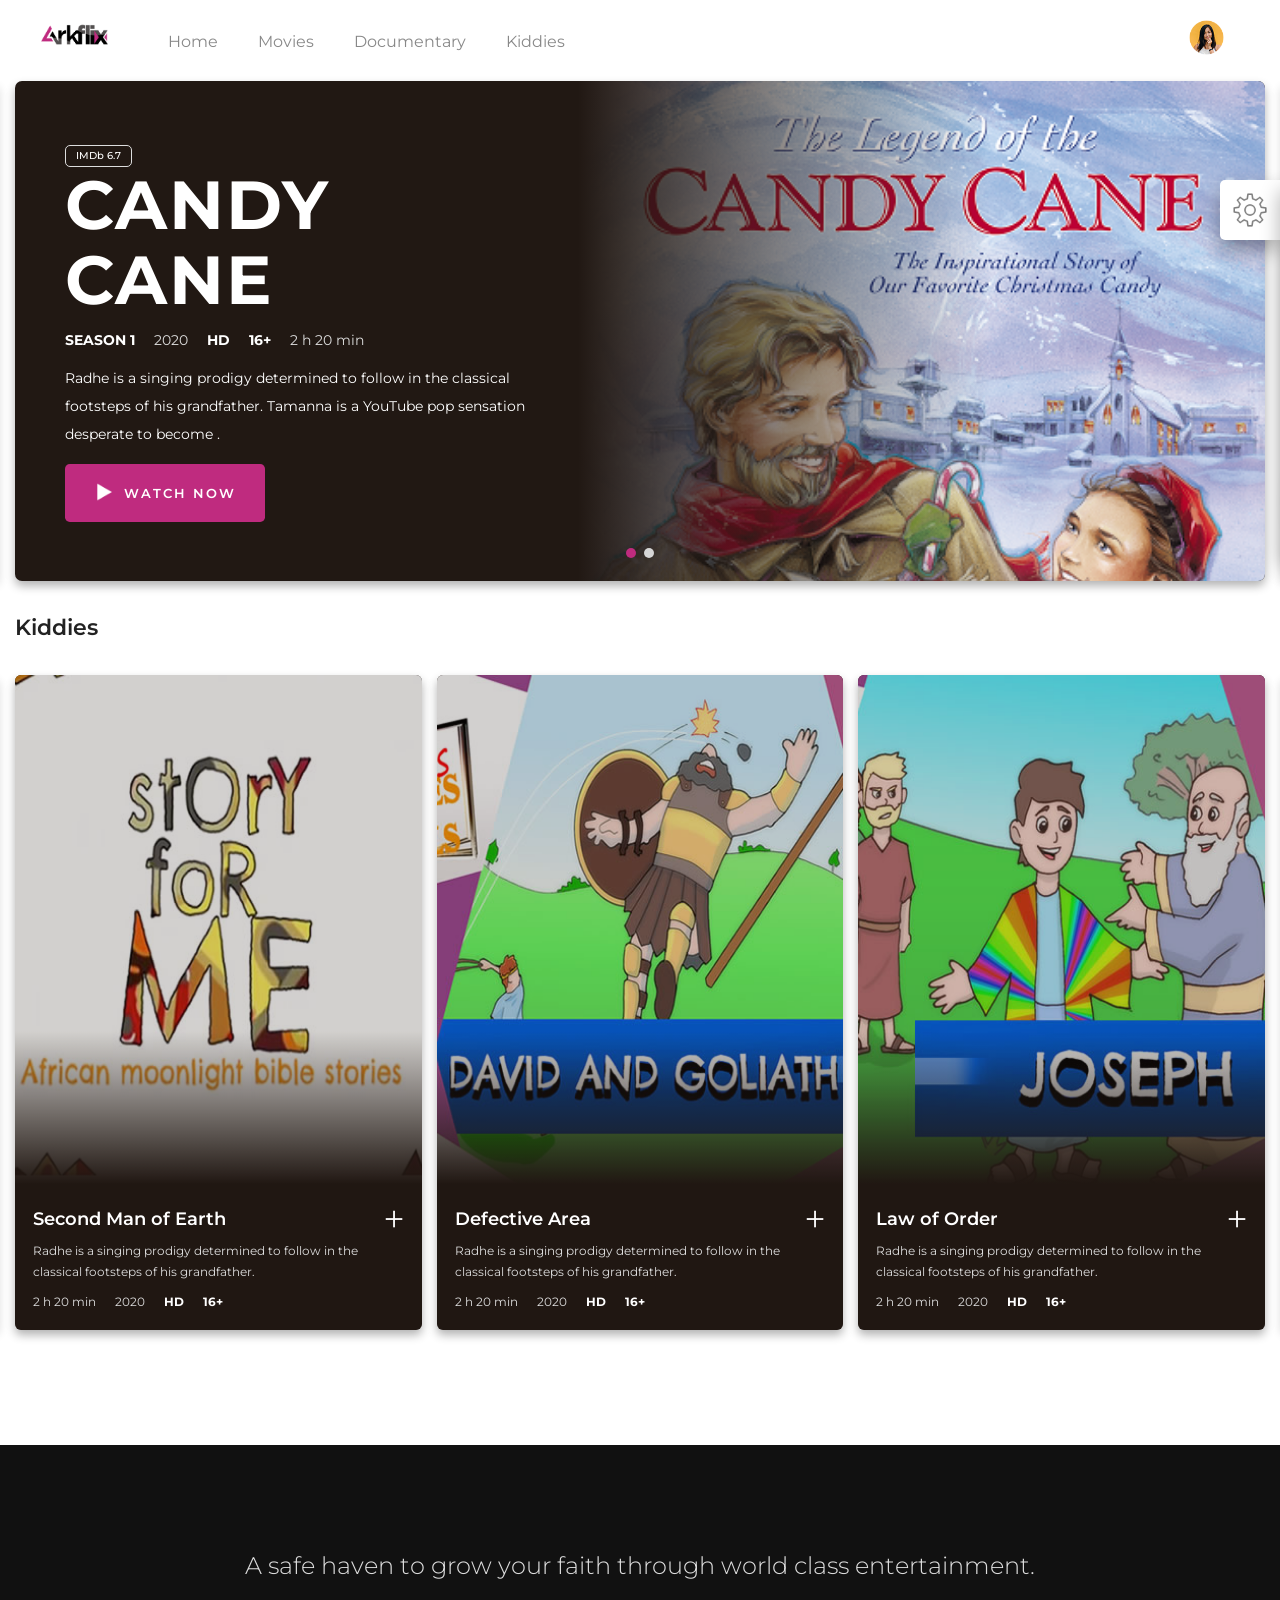
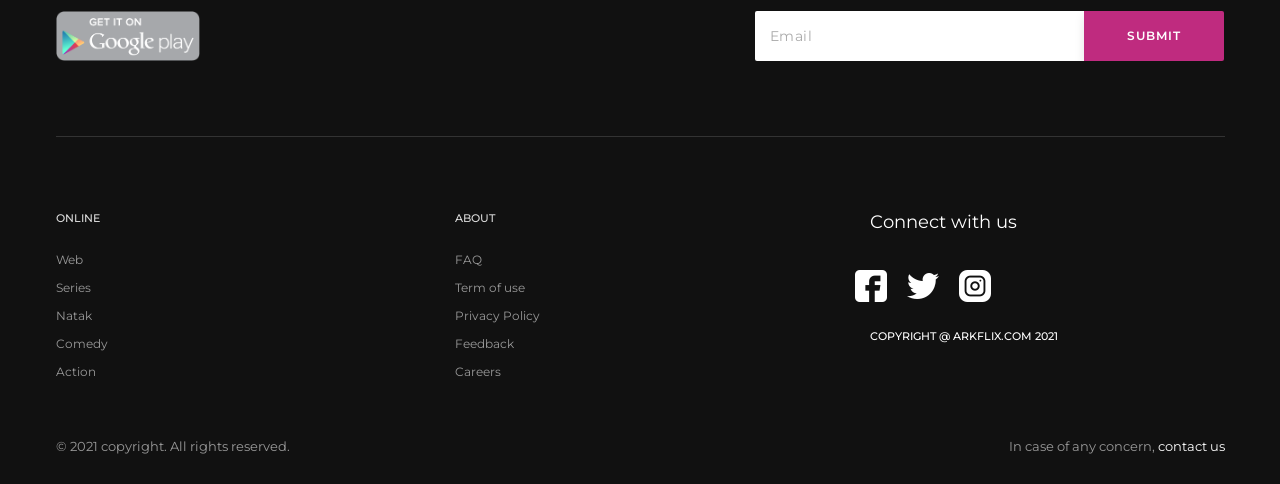
<file: kiddies.html>
<!DOCTYPE html>
<html lang="en">

<!-- Mirrored from gloveswork.in/vstream/home-full.html by HTTrack Website Copier/3.x [XR&CO'2014], Sat, 19 Sep 2020 07:43:27 GMT -->
<head>
    <meta charset="UTF-8">
    <meta name="viewport" content="width=device-width, initial-scale=1.0">
    <meta http-equiv="X-UA-Compatible" content="ie=edge">
    <title>ArkFlix</title>

    <link rel="stylesheet" href="css/themify-icons.css">
    <!-- Favicon icon -->
    <link rel="icon" type="image/png" sizes="16x16" href="images/ark/pp.jpg">
    <!-- Custom Stylesheet -->
    <link rel="stylesheet" href="css/style.css">
</head>

<body class="full-wrap">

    <div class="preloader"></div>

    <div class="backdrop"></div>
    <div class="switchcolor"><img src="images/settings.png" alt="icon"></div>
    <div class="switchcolor-wrap">
        <a class="link sheet-close"><i class="ti-close"></i></a>
        <h2>Settings</h2>
        <h4>Choose Color Theme</h4>
        <ul>
            <li>
                <label class="item-radio item-content">
                    <input type="radio" name="color-radio" value="red" checked=""><i class="ti-check"></i>
                    <span class="circle-color bg-red" style="background-color: #ff3b30;"></span>
                </label>
            </li>
            <li>
                <label class="item-radio item-content">
                    <input type="radio" name="color-radio" value="green"><i class="ti-check"></i>
                    <span class="circle-color bg-green" style="background-color: #4cd964;"></span>
                </label>
            </li>
            <li>
                <label class="item-radio item-content">
                    <input type="radio" name="color-radio" value="blue" checked=""><i class="ti-check"></i>
                    <span class="circle-color bg-blue" style="background-color: #132977;"></span>
                </label>
            </li>
            <li>
                <label class="item-radio item-content">
                    <input type="radio" name="color-radio" value="pink"><i class="ti-check"></i>
                    <span class="circle-color bg-pink" style="background-color: #ff2d55;"></span>
                </label>
            </li>
            <li>
                <label class="item-radio item-content">
                    <input type="radio" name="color-radio" value="yellow"><i class="ti-check"></i>
                    <span class="circle-color bg-yellow" style="background-color: #ffcc00;"></span>
                </label>
            </li>
            <li>
                <label class="item-radio item-content">
                    <input type="radio" name="color-radio" value="orange"><i class="ti-check"></i>
                    <span class="circle-color bg-orange" style="background-color: #ff9500;"></span>
                </label>
            </li>
            <li>
                <label class="item-radio item-content">
                    <input type="radio" name="color-radio" value="gray"><i class="ti-check"></i>
                    <span class="circle-color bg-gray" style="background-color: #8e8e93;"></span>
                </label>
            </li>

            <li>
                <label class="item-radio item-content">
                    <input type="radio" name="color-radio" value="brown"><i class="ti-check"></i>
                    <span class="circle-color bg-brown" style="background-color: #D2691E;"></span>
                </label>
            </li>
            <li>
                <label class="item-radio item-content">
                    <input type="radio" name="color-radio" value="darkgreen"><i class="ti-check"></i>
                    <span class="circle-color bg-darkgreen" style="background-color: #228B22;"></span>
                </label>
            </li>
            <li>
                <label class="item-radio item-content">
                    <input type="radio" name="color-radio" value="deeppink"><i class="ti-check"></i>
                    <span class="circle-color bg-deeppink" style="background-color: #FFC0CB;"></span>
                </label>
            </li>
            <li>
                <label class="item-radio item-content">
                    <input type="radio" name="color-radio" value="cadetblue"><i class="ti-check"></i>
                    <span class="circle-color bg-cadetblue" style="background-color: #5f9ea0;"></span>
                </label>
            </li>
            <li>
                <label class="item-radio item-content">
                    <input type="radio" name="color-radio" value="darkorchid"><i class="ti-check"></i>
                    <span class="circle-color bg-darkorchid" style="background-color: #9932cc;"></span>
                </label>
            </li>
            
            
        </ul>
        <div class="toggle-div mt-4">
            <h4 class="d-inline">Dark Mode</h4>
            <div class="d-inline float-right">
                <label class="toggle toggle-init"><input type="checkbox"><span class="toggle-icon"></span></label>
            </div>
        </div>
    </div>

    <div class="main-wrapper">
        <!-- header wrapper -->
        <div class="header-wrapper">
            <div class="container">
                <div class="row">
                    <div class="col-lg-8 navbar p-0">
                        <a href="index.html" class="logo"><img src="images/ark/bw.png" alt="logo"></a>
                        <button class="navbar-toggler" type="button" data-toggle="collapse"
                            data-target="#navbarNavDropdown" aria-controls="navbarNavDropdown"
                            aria-expanded="false" aria-label="Toggle navigation">
                            <span class="navbar-toggler-icon"></span>
                        </button>
                        <div class="collapse navbar-collapse fixed" id="navbarNavDropdown">
                           <ul class="navbar-nav nav-menu float-none text-center">
                                <li class="nav-item"><a class="nav-link" href="apphome.html">Home</a></li>
                                <li class="nav-item"><a class="nav-link" href="apphome.html">Movies</a></li>
                                <li class="nav-item"><a class="nav-link" href="documentaries.html">Documentary</a></li>
                                <li class="nav-item"><a class="nav-link" href="Kiddies.html">Kiddies</a></li>
                               
                            </ul>
                        </div>
                    </div>
                    <div class="col-lg-4">
                        
                        <div class="user-avater">
                            <img src="images/user-8.png" alt="user">
                            <div class="user-menu">
                                <ul>
                                    <li><a href="profile.html"><i class="ti-user"></i>My Profile</a></li>
                                    <li><a href="favorites.html"><i class="ti-heart"></i>My Favorites</a></li>
                                    <li><a href="term.html"><i class="ti-world"></i>Privacy Policy</a></li>
                                    <li><a href="home.html"><i class="ti-power-off"></i>Log Out</a></li>
                                </ul>
                            </div>
                        </div>
                        <!-- <div class="search-div">
                            <input type="text" placeholder="Seacrh">
                        </div> -->
                    </div>
                </div>
            </div>
        </div>
        <!-- header wrapper -->
        <!-- banenr wrapper -->
        <div class="banner-wrapper">
            <div class="container-fluid">
                <div class="row">
                    <div class="col-sm-12">
                        <div class="banner-slider owl-carousel owl-theme">
                         

                            <div class="owl-items">
                                <div class="banner-wrap justify-content-between align-items-center">
                                    <div class="left-wrap">
                                        <span class="rnd">IMDb 6.7</span>
                                        <h2>Candy <br> Cane</h2>
                                        <span class="tag"><b>SEASON 1</b></span>
                                        <span class="tag">2020</span>
                                        <span class="tag"><b>HD</b></span>
                                        <span class="tag"><b>16+</b></span>
                                        <span class="tag">2 h 20 min</span>
                                        <p>Radhe is a singing prodigy determined to follow in the classical footsteps of his grandfather. Tamanna is a YouTube pop sensation desperate to become .</p>
                                        <a href="video.html" class="btn btn-lg"><img src="images/play.png" alt="icn">Watch now</a>
                                    </div>
                                    <div class="right-wrap" style="background-image: url(images/ark/candy.png);"></div>
                                </div>
                            </div>
                            
                            
                            <div class="owl-items">
                                <div class="banner-wrap justify-content-between align-items-center">
                                    <div class="left-wrap">
                                        <span class="rnd">IMDb 6.7</span>
                                        <h2>J O S E P H</h2>
                                        <span class="tag"><b>SEASON 1</b></span>
                                        <span class="tag">2020</span>
                                        <span class="tag"><b>HD</b></span>
                                        <span class="tag"><b>16+</b></span>
                                        <span class="tag">2 h 20 min</span>
                                        <p>Radhe is a singing prodigy determined to follow in the classical footsteps of his grandfather. Tamanna is a YouTube pop sensation desperate to become .</p>
                                        <a href="video.html" class="btn btn-lg"><img src="images/play.png" alt="icn">Watch now</a>
                                    </div>
                                    <div class="right-wrap" style="background-image: url(images/ark/c3.jpg);"></div>
                                </div>

                            </div>
                          
                        </div>
                    </div>
                </div>
            </div>
        </div>
     

        <div class="slide-wrapper">
            <div class="container-fluid">
                <div class="row">
                    <div class="col-sm-6 text-left mb-4 mt-4">
                        <h2>Kiddies</h2>
                    </div>
                    
                </div>
                <div class="row">
                    <div class="col-sm-12">
                        <div class="slide-slider-full owl-carousel owl-theme">
                            <div class="owl-items">
                                <a class="slide-one" href="video.html">
                                    <div class="slide-image"><img src="images/ark/c1.jpg" alt="image"></div>
                                    <div class="slide-content">
                                        <h2>Second Man of Earth <img src="images/plus.png" alt="icon"></h2>
                                        <p>Radhe is a singing prodigy determined to follow in the classical footsteps of his grandfather.</p>
                                        <span class="tag">2 h 20 min</span>
                                        <span class="tag">2020</span>
                                        <span class="tag"><b>HD</b></span>
                                        <span class="tag"><b>16+</b></span>
                                    </div>
                                </a>
                            </div>
                            <div class="owl-items">
                                <a class="slide-one" href="video.html">
                                    <div class="slide-image"><img src="images/ark/c2.jpg" alt="image"></div>
                                    <div class="slide-content">
                                        <h2>Defective Area <img src="images/plus.png" alt="icon"></h2>
                                        <p>Radhe is a singing prodigy determined to follow in the classical footsteps of his grandfather.</p>
                                        <span class="tag">2 h 20 min</span>
                                        <span class="tag">2020</span>
                                        <span class="tag"><b>HD</b></span>
                                        <span class="tag"><b>16+</b></span>
                                    </div>
                                </a>
                            </div>
                            <div class="owl-items">
                                <a class="slide-one" href="video.html">
                                    <div class="slide-image"><img src="images/ark/c3.jpg" alt="image"></div>
                                    <div class="slide-content">
                                        <h2>Law of Order <img src="images/plus.png" alt="icon"></h2>
                                        <p>Radhe is a singing prodigy determined to follow in the classical footsteps of his grandfather.</p>
                                        <span class="tag">2 h 20 min</span>
                                        <span class="tag">2020</span>
                                        <span class="tag"><b>HD</b></span>
                                        <span class="tag"><b>16+</b></span>
                                    </div>
                                </a>
                            </div>
                           
                        </div>
                    </div>
                </div>
            </div>
        </div>
        
                        </div>
                    </div>
                </div>
            </div>
        </div>
     
        <div class="footer-wrapper">
            <div class="container">
                <div class="row">
                    <div class="col-sm-12 text-center">
                        <h4 class="mb-4">A safe haven to grow your faith through world class entertainment.</h4>
                    </div>
                    <div class="col-sm-6 text-left">
                        <img src="images/icon-21.png" alt="icon" class="icon-img"> 
                    </div>
                    <div class="col-sm-5 offset-sm-1 text-right">
                        <form action="#" class="mt-0">
                            <input type="text" placeholder="Email">
                            <button>Submit</button>
                        </form>                    
                    </div>
                    <div class="col-sm-12">
                        <div class="middle-footer">
                            <div class="row">
                                
                                <div class="col-md-4 col-lg-4 col-sm-6 col-xs-6 md-mb25">
                                    <h5>ONLINE</h5>
                                    <ul>
                                        <li><a href="#">Web</a></li>
                                        <li><a href="#">Series</a></li>
                                        <li><a href="#">Natak</a></li>
                                        <li><a href="#">Comedy</a></li>
                                        <li><a href="#">Action</a></li>
                                    </ul>
                                </div>
                                
                                <div class="col-md-4 col-lg-4 col-sm-6 col-xs-6">
                                    <h5>About</h5>
                                    <ul>
                                        <li><a href="#">FAQ</a></li>
                                        <li><a href="#">Term of use</a></li>
                                        <li><a href="#">Privacy Policy</a></li>
                                        <li><a href="#">Feedback</a></li>
                                        <li><a href="#">Careers</a></li>
                                    </ul>
                                </div>
                                <div class="col-md-4 col-lg-4 col-sm-6 col-xs-6">
									<div class="col-md-12">
										<h3 style="color:#FFFFFF;">Connect with us</h3>
										<br/>
									</div>
									<div> 
										<a href="https://web.facebook.com/Thearkflix-104206028269469" target="_blank"><img src="images/ark/f.png"></a> &nbsp;&nbsp;&nbsp;
										<a href="https://twitter.com/ArkflixOfficial" target="_blank"><img src="images/ark/t.png"></a> &nbsp;&nbsp;&nbsp;
										<a href="https://www.instagram.com/THEARKFLIX/" target="_blank"><img src="images/ark/y.png"></a>
									 
									</div>
									<div class="col-md-12"><br/>
										 <h5 style="color:#FFFFFF;">Copyright @ Arkflix.com 2021</h5>
									</div>
								</div>
                            </div>
                        </div>
                    </div>

                    <div class="col-sm-12 lower-footer"></div>
                    <div class="col-sm-6">
                        <p class="copyright-text">© 2021 copyright. All rights reserved.</p>
                    </div>
                    <div class="col-sm-6 text-right">
                        <p class="float-right copyright-text">In case of any concern, <a href="#">contact us</a></p>
                    </div>
                </div>
            </div>
        </div>

    </div>

    


    <script src="js/plugin.js"></script>
    <script src="vendor/bootstrap/js/bootstrap.bundle.min.js"></script>
    <script src="js/scripts.js"></script>
    
</body>


<!-- Mirrored from gloveswork.in/vstream/season.html by HTTrack Website Copier/3.x [XR&CO'2014], Sat, 19 Sep 2020 07:42:12 GMT -->
</html>
</file>
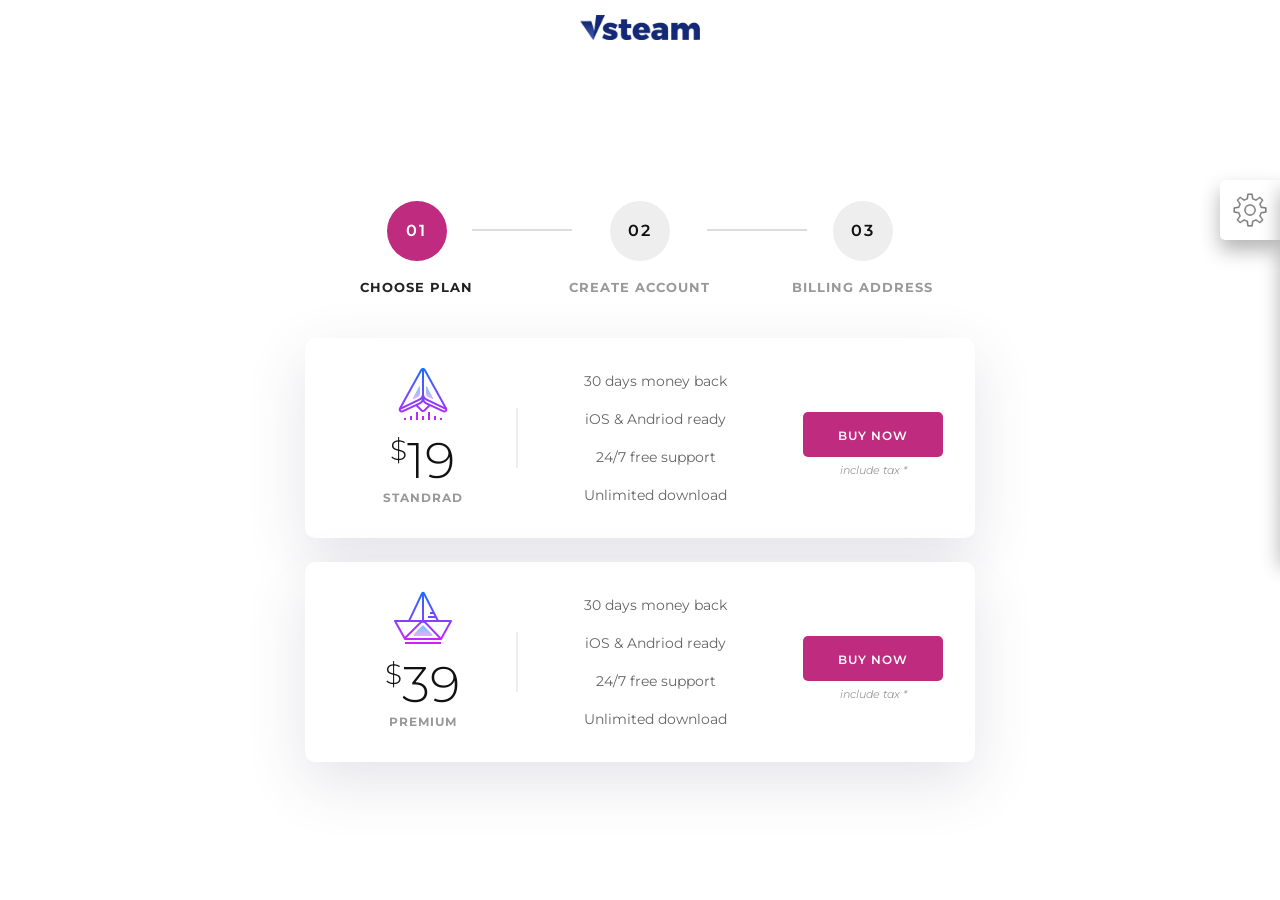
<file: member.html>
<!DOCTYPE html>
<html lang="en">

<!-- Mirrored from gloveswork.in/vstream/member.html by HTTrack Website Copier/3.x [XR&CO'2014], Sat, 19 Sep 2020 07:43:28 GMT -->
<head>
    <meta charset="UTF-8">
    <meta name="viewport" content="width=device-width, initial-scale=1.0">
    <meta http-equiv="X-UA-Compatible" content="ie=edge">
    <title>Vstream - Media Landing Page</title>

    <link rel="stylesheet" href="css/themify-icons.css">
    <!-- Favicon icon -->
    <link rel="icon" type="image/png" sizes="16x16" href="images/favicon.png">
    <!-- Custom Stylesheet -->
    <link rel="stylesheet" href="css/style.css">
</head>

<body>

    <div class="preloader"></div>

    <div class="backdrop"></div>
    <div class="switchcolor"><img src="images/settings.png" alt="icon"></div>
    <div class="switchcolor-wrap">
        <a class="link sheet-close"><i class="ti-close"></i></a>
        <h2>Settings</h2>
        <h4>Choose Color Theme</h4>
        <ul>
            <li>
                <label class="item-radio item-content">
                    <input type="radio" name="color-radio" value="red" checked=""><i class="ti-check"></i>
                    <span class="circle-color bg-red" style="background-color: #ff3b30;"></span>
                </label>
            </li>
            <li>
                <label class="item-radio item-content">
                    <input type="radio" name="color-radio" value="green"><i class="ti-check"></i>
                    <span class="circle-color bg-green" style="background-color: #4cd964;"></span>
                </label>
            </li>
            <li>
                <label class="item-radio item-content">
                    <input type="radio" name="color-radio" value="blue" checked=""><i class="ti-check"></i>
                    <span class="circle-color bg-blue" style="background-color: #132977;"></span>
                </label>
            </li>
            <li>
                <label class="item-radio item-content">
                    <input type="radio" name="color-radio" value="pink"><i class="ti-check"></i>
                    <span class="circle-color bg-pink" style="background-color: #ff2d55;"></span>
                </label>
            </li>
            <li>
                <label class="item-radio item-content">
                    <input type="radio" name="color-radio" value="yellow"><i class="ti-check"></i>
                    <span class="circle-color bg-yellow" style="background-color: #ffcc00;"></span>
                </label>
            </li>
            <li>
                <label class="item-radio item-content">
                    <input type="radio" name="color-radio" value="orange"><i class="ti-check"></i>
                    <span class="circle-color bg-orange" style="background-color: #ff9500;"></span>
                </label>
            </li>
            <li>
                <label class="item-radio item-content">
                    <input type="radio" name="color-radio" value="gray"><i class="ti-check"></i>
                    <span class="circle-color bg-gray" style="background-color: #8e8e93;"></span>
                </label>
            </li>

            <li>
                <label class="item-radio item-content">
                    <input type="radio" name="color-radio" value="brown"><i class="ti-check"></i>
                    <span class="circle-color bg-brown" style="background-color: #D2691E;"></span>
                </label>
            </li>
            <li>
                <label class="item-radio item-content">
                    <input type="radio" name="color-radio" value="darkgreen"><i class="ti-check"></i>
                    <span class="circle-color bg-darkgreen" style="background-color: #228B22;"></span>
                </label>
            </li>
            <li>
                <label class="item-radio item-content">
                    <input type="radio" name="color-radio" value="deeppink"><i class="ti-check"></i>
                    <span class="circle-color bg-deeppink" style="background-color: #FFC0CB;"></span>
                </label>
            </li>
            <li>
                <label class="item-radio item-content">
                    <input type="radio" name="color-radio" value="cadetblue"><i class="ti-check"></i>
                    <span class="circle-color bg-cadetblue" style="background-color: #5f9ea0;"></span>
                </label>
            </li>
            <li>
                <label class="item-radio item-content">
                    <input type="radio" name="color-radio" value="darkorchid"><i class="ti-check"></i>
                    <span class="circle-color bg-darkorchid" style="background-color: #9932cc;"></span>
                </label>
            </li>
            
            
        </ul>
        <div class="toggle-div mt-4">
            <h4 class="d-inline">Dark Mode</h4>
            <div class="d-inline float-right">
                <label class="toggle toggle-init"><input type="checkbox"><span class="toggle-icon"></span></label>
            </div>
        </div>
    </div>

    <div class="main-wrapper">
        <!-- header wrapper -->
        <div class="header-wrapper">
            <div class="container">
                <div class="row">
                    <div class="col-sm-12 text-center">
                        <a href="index.html" class="logo float-none mt-4"><img src="images/logo.png" alt="logo"></a>
                    </div>
                </div>
            </div>
        </div>
        <!-- header wrapper -->
        <section class="form-wrapper">
            <div class="container">
                <div class="row justify-content-center">
                    
                    <div class="col-xl-7">
                        <ul class="member-ul">
                            <li class="active"><a href="#"><span>01</span><b>Choose plan</b></a></li>
                            <li><a href="#"><span>02</span><b>Create Account</b></a></li>
                            <li><a href="#"><span>03</span><b>Billing address</b></a></li>
                        </ul>
                        <div class="form-div member-1 p-4 text-center mb-4">
                            <div class="price-wrap">
                                <div class="left-price">
                                    <img src="images/paper-plane.png" alt="icon">
                                    <h2><i>$</i>19</h2>
                                    <h4>Standrad</h4>
                                </div>
                                <div class="middle-price">
                                    <h6>30 days money back</h6>
                                    <h6>iOS & Andriod ready</h6>
                                    <h6>24/7 free support </h6>
                                    <h6>Unlimited download</h6>
                                </div>
                                <div class="right-price ">
                                    <a href="#" class="btn member-bttn2">Buy Now</a>
                                    <span>include tax *</span>
                                </div>
                            </div>
                        </div>
                        <div class="form-div member-1 p-4 text-center mb-4">
                            <div class="price-wrap">
                                <div class="left-price">
                                    <img src="images/paper-ship.png" alt="icon">
                                    <h2><i>$</i>39</h2>
                                    <h4>Premium</h4>
                                </div>
                                <div class="middle-price">
                                    <h6>30 days money back</h6>
                                    <h6>iOS & Andriod ready</h6>
                                    <h6>24/7 free support </h6>
                                    <h6>Unlimited download</h6>
                                </div>
                                <div class="right-price ">
                                    <a href="#" class="btn member-bttn2">Buy Now</a>
                                    <span>include tax *</span>
                                </div>
                            </div>
                        </div>
                        <div class="form-div member-2 text-center mb-4" style="display: none;">
                            <h2>Register</h2>
                            <p>No credit card required</p>
                            <form action="#">
                                <div class="row">
                                    <div class="col-sm-6">
                                        <div class="form-group mt-4">
                                          <input class="form-control" type="text" placeholder="Name">
                                          <input class="form-control" type="password" placeholder="Password">
                                        </div>
                                    </div>
                                    <div class="col-sm-6">
                                        <div class="form-group mt-4">
                                          <input class="form-control" type="email" placeholder="Email address">
                                          <input class="form-control" type="password" placeholder="Confirm Password">
                                        </div>
                                    </div>
                                </div>
                               
                                <div class="form-group form-check-label">
                                  <label for="tarms-check">
                                    <input class="d-none" type="checkbox" id="tarms-check" checked=""><span class="checkbox"></span>
                                    <p>I agree to the <a href="term.html"> Terms &amp; Condition </a></p>
                                  </label>
                                </div>
                                <div class="form-group button-block text-center">
                                  <button class="form-btn member-bttn3">Get Started</button>
                                  <p class="sign-up-text">Already have an account?<a href="#">Sign in</a></p>
                                </div>
                                
                            </form>
                        </div>
                        <div class="form-div member-3 text-center mb-4" style="display: none;">
                            <h2>Payment</h2>
                            <p>No credit card required</p>
                            <form action="#">
                                <div class="row">
                                    <div class="col-sm-12">
                                        <div class="form-group mt-4">
                                          <input class="form-control" type="text" placeholder="Cardholder Name">
                                        </div>
                                    </div>
                                    <div class="col-sm-12">
                                        <div class="form-group ">
                                          <input class="form-control" type="text" placeholder="Card Number">
                                        </div>
                                    </div>
                                    <div class="col-sm-6">
                                        <div class="form-group ">
                                          <input class="form-control" type="text" placeholder="Expiry Date">
                                        </div>
                                    </div>
                                    <div class="col-sm-6">
                                        <div class="form-group ">
                                          <input class="form-control" type="text" placeholder="CVV">
                                        </div>
                                    </div>
                                </div>
                               
                                 
                                <div class="form-group button-block text-center">
                                  <button class="form-btn member-bttn4">Pay Now</button>
                                  
                                </div>
                                
                            </form>
                        </div>

                        <div class="form-div member-4 text-center mb-4 mt-4 p-5" style="display: none;">
                            <img src="images/icon02.png" alt="icon" class="mb-4">
                            <h2>Congrats!</h2>
                            <p >Thanks you for purchasing.You can enjoy premium plus for a year.</p>
                        </div>

                    </div>
                </div>
            </div>
        </section>



    </div>

    


    <script src="js/plugin.js"></script>
    <script src="vendor/bootstrap/js/bootstrap.bundle.min.js"></script>
    <script src="js/scripts.js"></script>
    
</body>


<!-- Mirrored from gloveswork.in/vstream/member.html by HTTrack Website Copier/3.x [XR&CO'2014], Sat, 19 Sep 2020 07:43:30 GMT -->
</html>
</file>
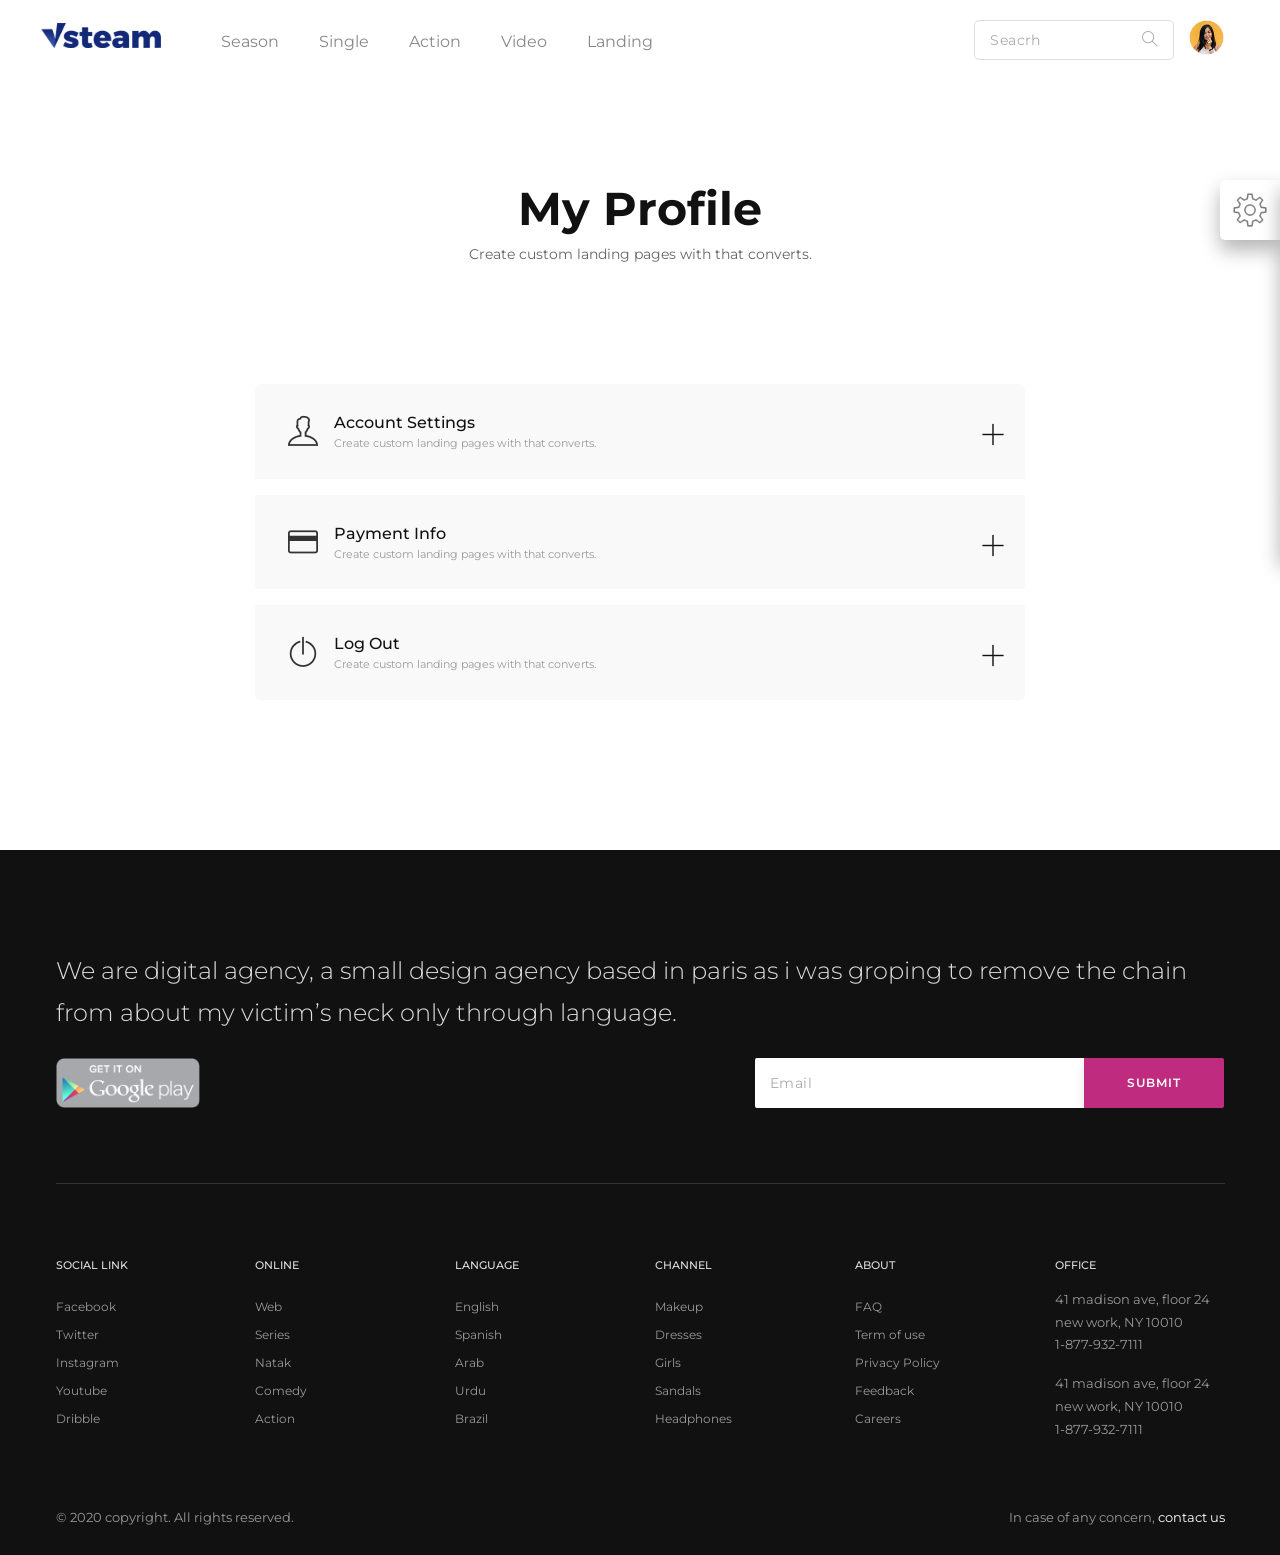
<file: profile.html>
<!DOCTYPE html>
<html lang="en">

<!-- Mirrored from gloveswork.in/vstream/profile.html by HTTrack Website Copier/3.x [XR&CO'2014], Sat, 19 Sep 2020 07:43:26 GMT -->
<head>
    <meta charset="UTF-8">
    <meta name="viewport" content="width=device-width, initial-scale=1.0">
    <meta http-equiv="X-UA-Compatible" content="ie=edge">
    <title>Vstream - Media Landing Page</title>

    <link rel="stylesheet" href="css/themify-icons.css">
    <!-- Favicon icon -->
    <link rel="icon" type="image/png" sizes="16x16" href="images/favicon.png">
    <!-- Custom Stylesheet -->
    <link rel="stylesheet" href="css/style.css">
</head>

<body>

    <div class="preloader"></div>

    <div class="backdrop"></div>
    <div class="switchcolor"><img src="images/settings.png" alt="icon"></div>
    <div class="switchcolor-wrap">
        <a class="link sheet-close"><i class="ti-close"></i></a>
        <h2>Settings</h2>
        <h4>Choose Color Theme</h4>
        <ul>
            <li>
                <label class="item-radio item-content">
                    <input type="radio" name="color-radio" value="red" checked=""><i class="ti-check"></i>
                    <span class="circle-color bg-red" style="background-color: #ff3b30;"></span>
                </label>
            </li>
            <li>
                <label class="item-radio item-content">
                    <input type="radio" name="color-radio" value="green"><i class="ti-check"></i>
                    <span class="circle-color bg-green" style="background-color: #4cd964;"></span>
                </label>
            </li>
            <li>
                <label class="item-radio item-content">
                    <input type="radio" name="color-radio" value="blue" checked=""><i class="ti-check"></i>
                    <span class="circle-color bg-blue" style="background-color: #132977;"></span>
                </label>
            </li>
            <li>
                <label class="item-radio item-content">
                    <input type="radio" name="color-radio" value="pink"><i class="ti-check"></i>
                    <span class="circle-color bg-pink" style="background-color: #ff2d55;"></span>
                </label>
            </li>
            <li>
                <label class="item-radio item-content">
                    <input type="radio" name="color-radio" value="yellow"><i class="ti-check"></i>
                    <span class="circle-color bg-yellow" style="background-color: #ffcc00;"></span>
                </label>
            </li>
            <li>
                <label class="item-radio item-content">
                    <input type="radio" name="color-radio" value="orange"><i class="ti-check"></i>
                    <span class="circle-color bg-orange" style="background-color: #ff9500;"></span>
                </label>
            </li>
            <li>
                <label class="item-radio item-content">
                    <input type="radio" name="color-radio" value="gray"><i class="ti-check"></i>
                    <span class="circle-color bg-gray" style="background-color: #8e8e93;"></span>
                </label>
            </li>

            <li>
                <label class="item-radio item-content">
                    <input type="radio" name="color-radio" value="brown"><i class="ti-check"></i>
                    <span class="circle-color bg-brown" style="background-color: #D2691E;"></span>
                </label>
            </li>
            <li>
                <label class="item-radio item-content">
                    <input type="radio" name="color-radio" value="darkgreen"><i class="ti-check"></i>
                    <span class="circle-color bg-darkgreen" style="background-color: #228B22;"></span>
                </label>
            </li>
            <li>
                <label class="item-radio item-content">
                    <input type="radio" name="color-radio" value="deeppink"><i class="ti-check"></i>
                    <span class="circle-color bg-deeppink" style="background-color: #FFC0CB;"></span>
                </label>
            </li>
            <li>
                <label class="item-radio item-content">
                    <input type="radio" name="color-radio" value="cadetblue"><i class="ti-check"></i>
                    <span class="circle-color bg-cadetblue" style="background-color: #5f9ea0;"></span>
                </label>
            </li>
            <li>
                <label class="item-radio item-content">
                    <input type="radio" name="color-radio" value="darkorchid"><i class="ti-check"></i>
                    <span class="circle-color bg-darkorchid" style="background-color: #9932cc;"></span>
                </label>
            </li>
            
            
        </ul>
        <div class="toggle-div mt-4">
            <h4 class="d-inline">Dark Mode</h4>
            <div class="d-inline float-right">
                <label class="toggle toggle-init"><input type="checkbox"><span class="toggle-icon"></span></label>
            </div>
        </div>
    </div>

    <div class="main-wrapper">
        <!-- header wrapper -->
        <div class="header-wrapper">
            <div class="container">
                <div class="row">
                    <div class="col-lg-8 navbar p-0">
                        <a href="index.html" class="logo"><img src="images/logo.png" alt="logo"></a>
                        <button class="navbar-toggler" type="button" data-toggle="collapse"
                            data-target="#navbarNavDropdown" aria-controls="navbarNavDropdown"
                            aria-expanded="false" aria-label="Toggle navigation">
                            <span class="navbar-toggler-icon"></span>
                        </button>
                        <div class="collapse navbar-collapse" id="navbarNavDropdown">
                            <ul class="navbar-nav nav-menu float-none text-center">
                                <li class="nav-item"><a class="nav-link" href="season.html">Season</a></li>
                                <li class="nav-item"><a class="nav-link" href="single.html">Single</a></li>
                                <li class="nav-item"><a class="nav-link" href="search.html">Action</a></li>
                                <li class="nav-item"><a class="nav-link" href="video.html">Video</a></li>
                                <li class="nav-item"><a class="nav-link" href="landing.html">Landing</a></li>
                            </ul>
                        </div>
                    </div>
                    <div class="col-lg-4">
                        
                        <div class="user-avater">
                            <img src="images/user-8.png" alt="user">
                            <div class="user-menu">
                                <ul>
                                    <li><a href="profile.html"><i class="ti-user"></i>My Profile</a></li>
                                    <li><a href="favorites.html"><i class="ti-heart"></i>My Favorites</a></li>
                                    <li><a href="term.html"><i class="ti-world"></i>Privacy Policy</a></li>
                                    <li><a href="home.html"><i class="ti-power-off"></i>Log Out</a></li>
                                </ul>
                            </div>
                        </div>
                        <div class="search-div">
                            <input type="text" placeholder="Seacrh">
                        </div>
                    </div>
                </div>
            </div>
        </div>
        <!-- header wrapper -->

        <div class="page-nav">
        	<div class="container">
        		<div class="row">
        			<div class="col-sm-12 text-center">
        				<h2 class="mb-1">My Profile</h2>
        				<p>Create custom landing pages with that converts.</p>
        			</div>
        		</div>
        	</div>
        </div>

        <div class="faq-page">
        	<div class="container">
        		<div class="row justify-content-center">
        			<div class="col-sm-8">
        				<div id="accordion" class="accordion">
						  <div class="card mb-3">
						    <div class="card-header" id="headingOne">
						      <h5 class="mb-0">
						        <button class="btn btn-link small-text collapsed pl-5 text-left" data-toggle="collapse" data-target="#collapseOne" aria-expanded="false" aria-controls="collapseOne">
						          <i class="ti-user"></i>Account Settings <span>Create custom landing pages with that converts.</span>
						        </button>
						      </h5>
						    </div>

						    <div id="collapseOne" class="collapse" aria-labelledby="headingOne" data-parent="#accordion">
						      <div class="card-body form-div">
						        <form action="#">
                                <div class="row">
                                    <div class="col-sm-6">
                                        <div class="form-group mt-4">
                                          <input class="form-control" type="text" placeholder="Name">
                                          <input class="form-control" type="password" placeholder="Password">
                                        </div>
                                    </div>
                                    <div class="col-sm-6">
                                        <div class="form-group mt-4">
                                          <input class="form-control" type="email" placeholder="Email address">
                                          <input class="form-control" type="password" placeholder="Confirm Password">
                                        </div>
                                    </div>
                                </div>
                               
                                <div class="form-group button-block text-center">
                                  <a class="form-btn member-bttn3 text-white d-block">Get Started</a>
                                  <p class="sign-up-text">Already have an account?<a href="#">Sign in</a></p>
                                </div>
                                
                            </form>
						      </div>
						    </div>
						  </div>
						  <div class="card mb-3">
						    <div class="card-header" id="headingTwo">
						      <h5 class="mb-0">
						        <button class="btn btn-link small-text collapsed pl-5 text-left" data-toggle="collapse" data-target="#collapseTwo" aria-expanded="false" aria-controls="collapseTwo">
						          <i class="ti-credit-card"></i> Payment Info <span>Create custom landing pages with that converts.</span>
						        </button>
						      </h5>
						    </div>
						    <div id="collapseTwo" class="collapse" aria-labelledby="headingTwo" data-parent="#accordion">
						      <div class="card-body form-div ">
						        <form action="#">
                                    <div class="row">
                                        <div class="col-sm-12">
                                            <div class="form-group mt-4">
                                              <input class="form-control" type="text" placeholder="Cardholder Name">
                                            </div>
                                        </div>
                                        <div class="col-sm-12">
                                            <div class="form-group ">
                                              <input class="form-control" type="text" placeholder="Card Number">
                                            </div>
                                        </div>
                                        <div class="col-sm-6">
                                            <div class="form-group ">
                                              <input class="form-control" type="text" placeholder="Expiry Date">
                                            </div>
                                        </div>
                                        <div class="col-sm-6">
                                            <div class="form-group ">
                                              <input class="form-control" type="text" placeholder="CVV">
                                            </div>
                                        </div>
                                    </div>
                                   
                                     
                                    <div class="form-group button-block text-center">
                                      <a class="form-btn d-block member-bttn4 text-white">Pay Now</a>
                                      
                                    </div>
                                    
                                </form>
						      </div>
						    </div>
						  </div>

                          <div class="card mb-3">
                            <div class="card-header" id="headingTwo">
                              <h5 class="mb-0">
                                <button class="btn btn-link small-text collapsed pl-5 text-left" data-toggle="collapse" data-target="#collapseTHree" aria-expanded="false" aria-controls="collapseTHree">
                                  <a href="home.html"><i class="ti-power-off"></i> Log Out  <span>Create custom landing pages with that converts.</span></a>
                                </button>
                              </h5>
                            </div>
                            <div id="collapseTHree" class="collapse" aria-labelledby="headingTwo" data-parent="#accordion">
                               
                            </div>
                          </div>
                          </div>


						   
						</div>
        			</div>
        		</div>
        	</div>
        </div>

		<div class="footer-wrapper">
            <div class="container">
                <div class="row">
                    <div class="col-sm-12 text-left">
                        <h4 class="mb-4">We are digital agency, a small design agency based in paris as i was groping to remove the chain from about my victim’s neck only through language.</h4>
                    </div>
                    <div class="col-sm-6 text-left">
                        <img src="images/icon-21.png" alt="icon" class="icon-img"> 
                    </div>
                    <div class="col-sm-5 offset-sm-1 text-right">
                        <form action="#" class="mt-0">
                            <input type="text" placeholder="Email">
                            <button>Submit</button>
                        </form>                    
                    </div>
                    <div class="col-sm-12">
                        <div class="middle-footer">
                            <div class="row">
                                <div class="col-md-4 col-lg-2 col-sm-6 col-xs-6 md-mb25">
                                    <h5>Social Link</h5>
                                    <ul>
                                        <li><a href="#">Facebook</a></li>
                                        <li><a href="#">Twitter</a></li>
                                        <li><a href="#">Instagram</a></li>
                                        <li><a href="#">Youtube</a></li>
                                        <li><a href="#">Dribble</a></li>
                                    </ul>
                                </div>
                                <div class="col-md-4 col-lg-2 col-sm-6 col-xs-6 md-mb25">
                                    <h5>ONLINE</h5>
                                    <ul>
                                        <li><a href="#">Web</a></li>
                                        <li><a href="#">Series</a></li>
                                        <li><a href="#">Natak</a></li>
                                        <li><a href="#">Comedy</a></li>
                                        <li><a href="#">Action</a></li>
                                    </ul>
                                </div>
                                <div class="col-md-4 col-lg-2 col-sm-6 col-xs-6 md-mb25">
                                    <h5>Language</h5>
                                    <ul>
                                        <li><a href="#">English</a></li>
                                        <li><a href="#">Spanish</a></li>
                                        <li><a href="#">Arab</a></li>
                                        <li><a href="#">Urdu</a></li>
                                        <li><a href="#">Brazil</a></li>
                                    </ul>
                                </div>
                                <div class="col-md-4 col-lg-2 col-sm-6 col-xs-6">
                                    <h5>Channel</h5>
                                    <ul>
                                        <li><a href="#">Makeup</a></li>
                                        <li><a href="#">Dresses</a></li>
                                        <li><a href="#">Girls</a></li>
                                        <li><a href="#">Sandals</a></li>
                                        <li><a href="#">Headphones</a></li>
                                    </ul>
                                </div>
                                <div class="col-md-4 col-lg-2 col-sm-6 col-xs-6">
                                    <h5>About</h5>
                                    <ul>
                                        <li><a href="#">FAQ</a></li>
                                        <li><a href="#">Term of use</a></li>
                                        <li><a href="#">Privacy Policy</a></li>
                                        <li><a href="#">Feedback</a></li>
                                        <li><a href="#">Careers</a></li>
                                    </ul>
                                </div>
                                <div class="col-md-4 col-lg-2 col-sm-6 col-xs-6">
                                    <h5 class="mb-3">Office</h5>
                                    <p style="width: 100%;">41 madison ave, floor 24 new work, NY 10010 <br>1-877-932-7111</p>
                                    <p style="width: 100%;">41 madison ave, floor 24 new work, NY 10010 <br>1-877-932-7111</p>
                                </div>
                            </div>
                        </div>
                    </div>

                    <div class="col-sm-12 lower-footer"></div>
                    <div class="col-sm-6">
                        <p class="copyright-text">© 2020 copyright. All rights reserved.</p>
                    </div>
                    <div class="col-sm-6 text-right">
                        <p class="float-right copyright-text">In case of any concern, <a href="#">contact us</a></p>
                    </div>
                </div>
            </div>
        </div>

    </div>

    


    <script src="js/plugin.js"></script>
    <script src="vendor/bootstrap/js/bootstrap.bundle.min.js"></script>
    <script src="js/scripts.js"></script>
    
</body>


<!-- Mirrored from gloveswork.in/vstream/profile.html by HTTrack Website Copier/3.x [XR&CO'2014], Sat, 19 Sep 2020 07:43:26 GMT -->
</html>
</file>
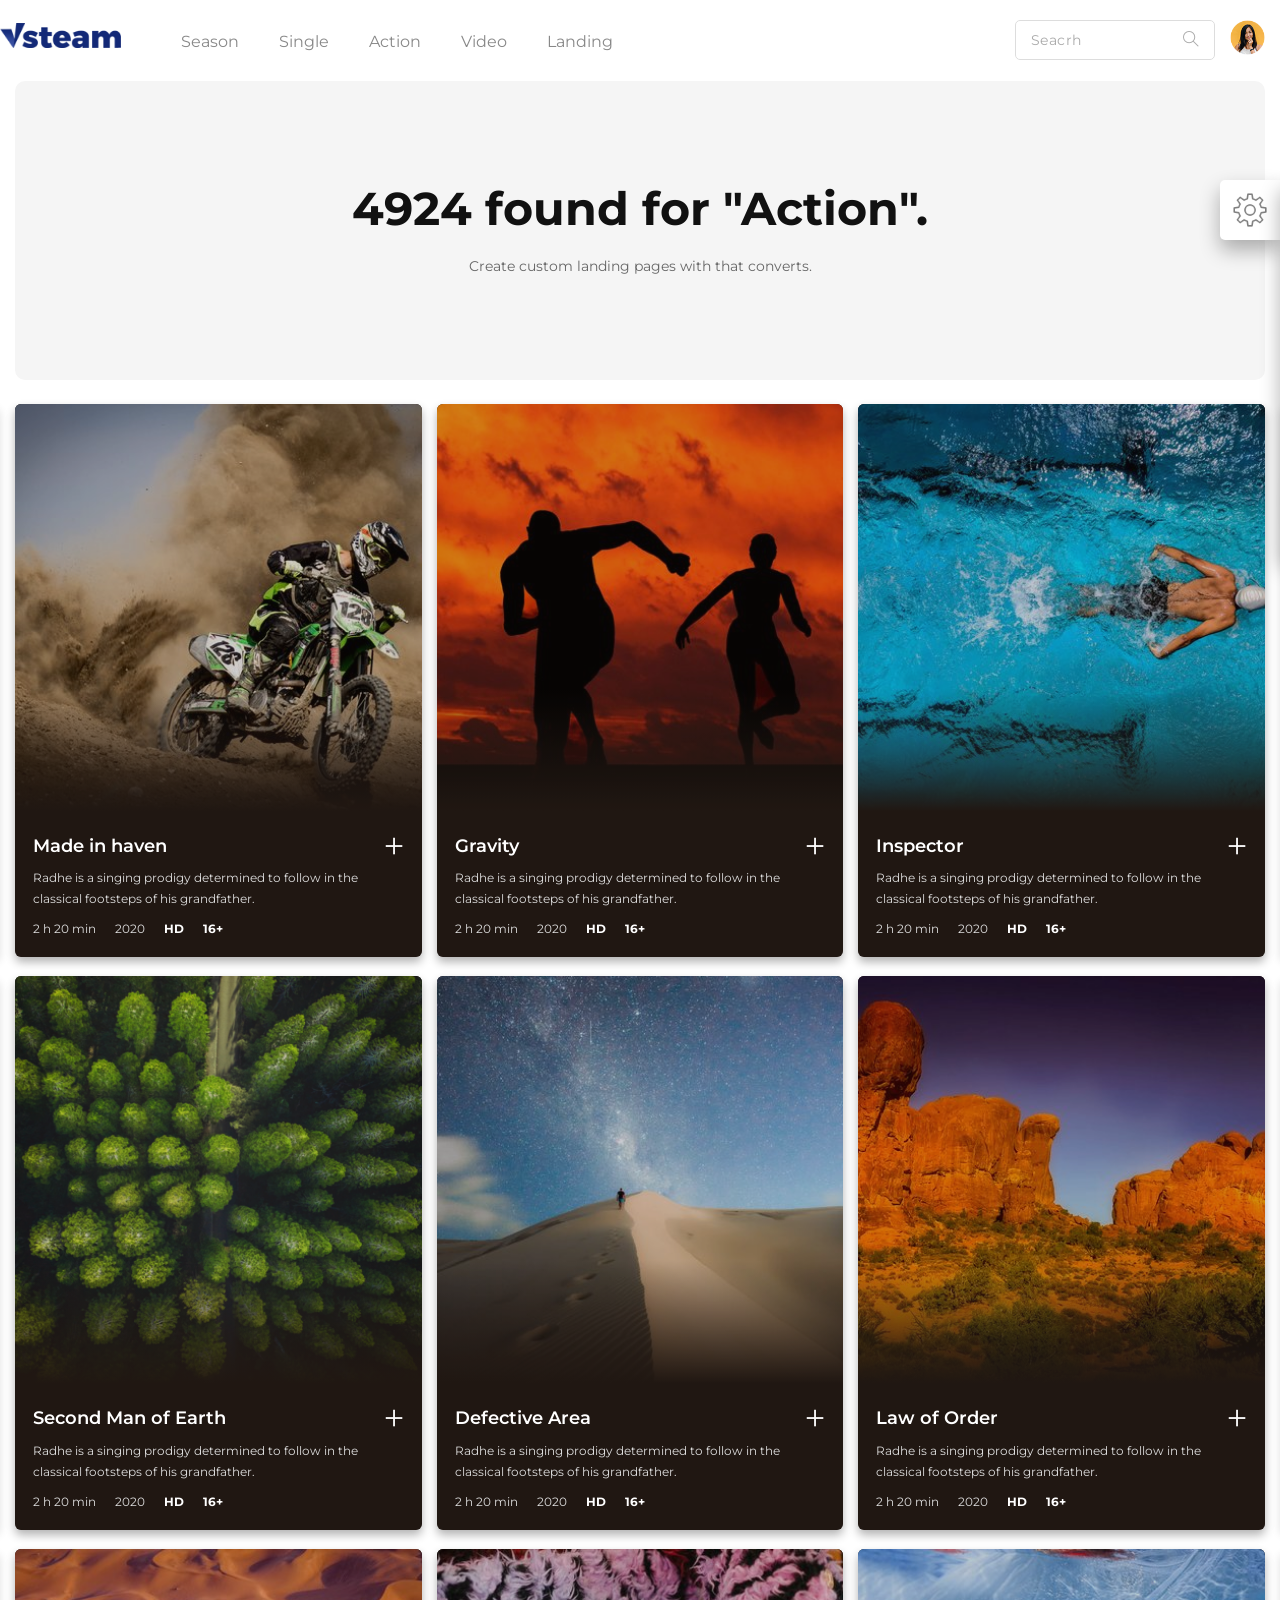
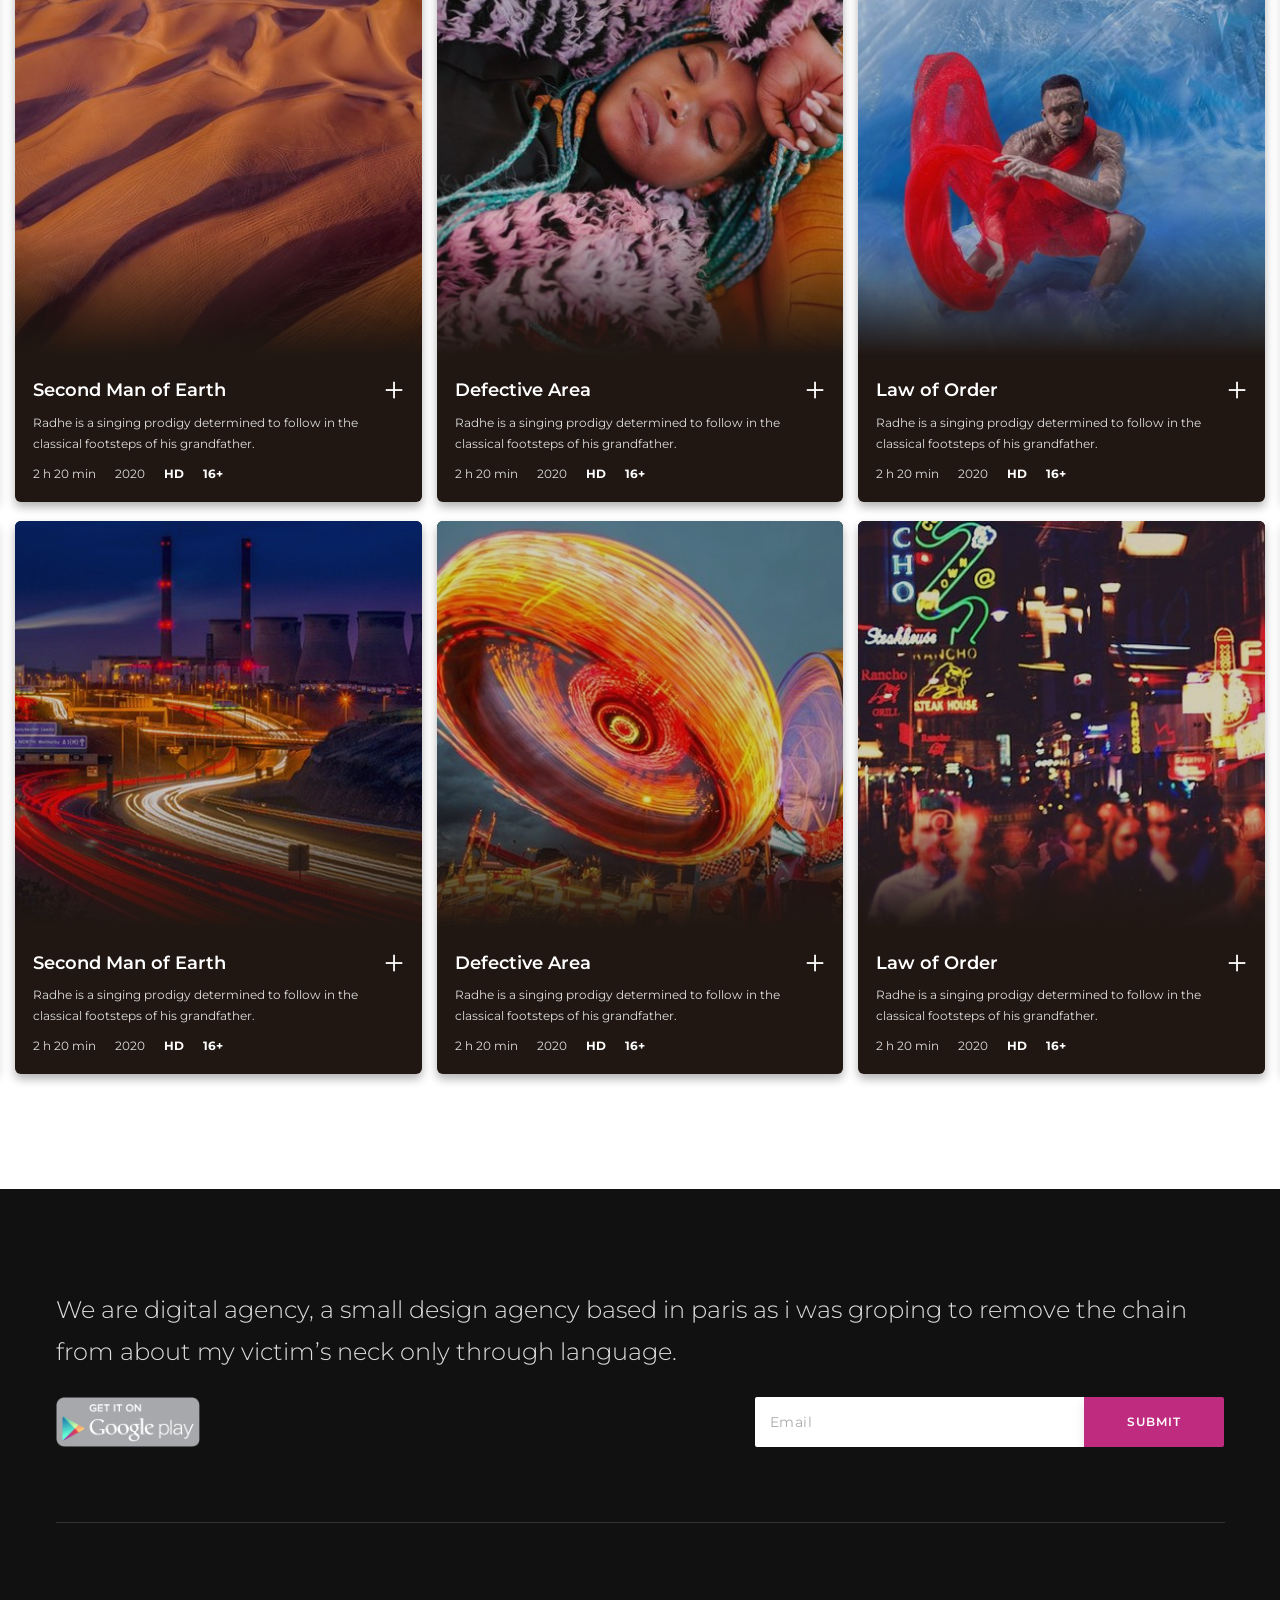
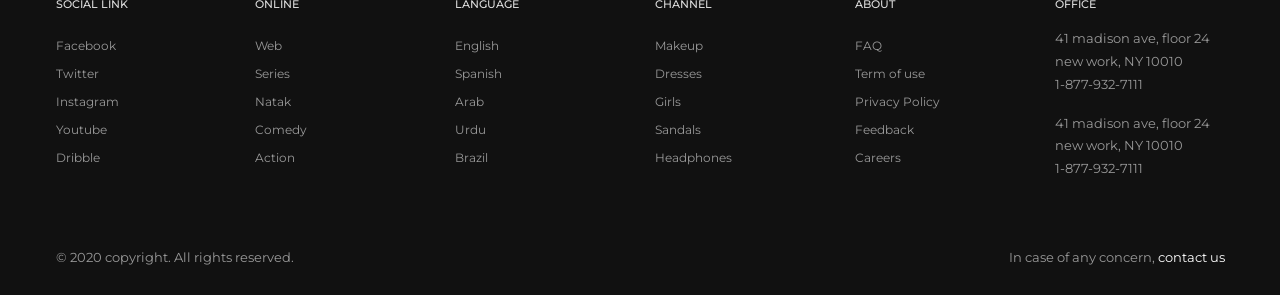
<file: search-full.html>
<!DOCTYPE html>
<html lang="en">

<!-- Mirrored from gloveswork.in/vstream/search-full.html by HTTrack Website Copier/3.x [XR&CO'2014], Sat, 19 Sep 2020 07:43:28 GMT -->
<head>
    <meta charset="UTF-8">
    <meta name="viewport" content="width=device-width, initial-scale=1.0">
    <meta http-equiv="X-UA-Compatible" content="ie=edge">
    <title>Vstream - Media Landing Page</title>

    <link rel="stylesheet" href="css/themify-icons.css">
    <!-- Favicon icon -->
    <link rel="icon" type="image/png" sizes="16x16" href="images/favicon.png">
    <!-- Custom Stylesheet -->
    <link rel="stylesheet" href="css/style.css">
</head>

<body class="full-wrap">

    <div class="preloader"></div>

    <div class="backdrop"></div>
    <div class="switchcolor"><img src="images/settings.png" alt="icon"></div>
    <div class="switchcolor-wrap">
        <a class="link sheet-close"><i class="ti-close"></i></a>
        <h2>Settings</h2>
        <h4>Choose Color Theme</h4>
        <ul>
            <li>
                <label class="item-radio item-content">
                    <input type="radio" name="color-radio" value="red" checked=""><i class="ti-check"></i>
                    <span class="circle-color bg-red" style="background-color: #ff3b30;"></span>
                </label>
            </li>
            <li>
                <label class="item-radio item-content">
                    <input type="radio" name="color-radio" value="green"><i class="ti-check"></i>
                    <span class="circle-color bg-green" style="background-color: #4cd964;"></span>
                </label>
            </li>
            <li>
                <label class="item-radio item-content">
                    <input type="radio" name="color-radio" value="blue" checked=""><i class="ti-check"></i>
                    <span class="circle-color bg-blue" style="background-color: #132977;"></span>
                </label>
            </li>
            <li>
                <label class="item-radio item-content">
                    <input type="radio" name="color-radio" value="pink"><i class="ti-check"></i>
                    <span class="circle-color bg-pink" style="background-color: #ff2d55;"></span>
                </label>
            </li>
            <li>
                <label class="item-radio item-content">
                    <input type="radio" name="color-radio" value="yellow"><i class="ti-check"></i>
                    <span class="circle-color bg-yellow" style="background-color: #ffcc00;"></span>
                </label>
            </li>
            <li>
                <label class="item-radio item-content">
                    <input type="radio" name="color-radio" value="orange"><i class="ti-check"></i>
                    <span class="circle-color bg-orange" style="background-color: #ff9500;"></span>
                </label>
            </li>
            <li>
                <label class="item-radio item-content">
                    <input type="radio" name="color-radio" value="gray"><i class="ti-check"></i>
                    <span class="circle-color bg-gray" style="background-color: #8e8e93;"></span>
                </label>
            </li>

            <li>
                <label class="item-radio item-content">
                    <input type="radio" name="color-radio" value="brown"><i class="ti-check"></i>
                    <span class="circle-color bg-brown" style="background-color: #D2691E;"></span>
                </label>
            </li>
            <li>
                <label class="item-radio item-content">
                    <input type="radio" name="color-radio" value="darkgreen"><i class="ti-check"></i>
                    <span class="circle-color bg-darkgreen" style="background-color: #228B22;"></span>
                </label>
            </li>
            <li>
                <label class="item-radio item-content">
                    <input type="radio" name="color-radio" value="deeppink"><i class="ti-check"></i>
                    <span class="circle-color bg-deeppink" style="background-color: #FFC0CB;"></span>
                </label>
            </li>
            <li>
                <label class="item-radio item-content">
                    <input type="radio" name="color-radio" value="cadetblue"><i class="ti-check"></i>
                    <span class="circle-color bg-cadetblue" style="background-color: #5f9ea0;"></span>
                </label>
            </li>
            <li>
                <label class="item-radio item-content">
                    <input type="radio" name="color-radio" value="darkorchid"><i class="ti-check"></i>
                    <span class="circle-color bg-darkorchid" style="background-color: #9932cc;"></span>
                </label>
            </li>
            
            
        </ul>
        <div class="toggle-div mt-4">
            <h4 class="d-inline">Dark Mode</h4>
            <div class="d-inline float-right">
                <label class="toggle toggle-init"><input type="checkbox"><span class="toggle-icon"></span></label>
            </div>
        </div>
    </div>


    <div class="main-wrapper">
        <!-- header wrapper -->
        <div class="header-wrapper">
            <div class="container-fluid">
                <div class="row">
                    <div class="col-lg-8 navbar p-0">
                        <a href="index.html" class="logo"><img src="images/logo.png" alt="logo"></a>
                        <button class="navbar-toggler" type="button" data-toggle="collapse"
                            data-target="#navbarNavDropdown" aria-controls="navbarNavDropdown"
                            aria-expanded="false" aria-label="Toggle navigation">
                            <span class="navbar-toggler-icon"></span>
                        </button>
                        <div class="collapse navbar-collapse" id="navbarNavDropdown">
                            <ul class="navbar-nav nav-menu float-none text-center">
                                <li class="nav-item"><a class="nav-link" href="season.html">Season</a></li>
                                <li class="nav-item"><a class="nav-link" href="single.html">Single</a></li>
                                <li class="nav-item"><a class="nav-link" href="search.html">Action</a></li>
                                <li class="nav-item"><a class="nav-link" href="video.html">Video</a></li>
                                <li class="nav-item"><a class="nav-link" href="landing.html">Landing</a></li>
                            </ul>
                        </div>
                    </div>
                    <div class="col-lg-4">
                        
                        <div class="user-avater">
                            <img src="images/user-8.png" alt="user">
                            <div class="user-menu">
                                <ul>
                                    <li><a href="profile.html"><i class="ti-user"></i>My Profile</a></li>
                                    <li><a href="favorites.html"><i class="ti-heart"></i>My Favorites</a></li>
                                    <li><a href="term.html"><i class="ti-world"></i>Privacy Policy</a></li>
                                    <li><a href="home.html"><i class="ti-power-off"></i>Log Out</a></li>
                                </ul>
                            </div>
                        </div>
                        <div class="search-div">
                            <input type="text" placeholder="Seacrh">
                        </div>
                    </div>
                </div>
            </div>
        </div>
        <!-- header wrapper -->

        <div class="page-nav p-0">
            <div class="container-fluid">
                <div class="row">
                    <div class="col-sm-12 text-center">
                        <div class="search-wrapper">
                            <h2 class="mb-3">4924 found for "Action".</h2>
                            <p class="mb-0">Create custom landing pages with that converts.</p>
                        </div>
                    </div>
                </div>
            </div>
        </div>
         
        <!-- slider wrapper -->
        <div class="slide-wrapper search-wrap-slide">
            <div class="container-fluid">
                 
                <div class="row">
                    <div class="col-sm-12 mt-4">
                        <div class="slide-slider-full owl-carousel owl-theme">
                            <div class="owl-items">
                                <a class="slide-one" href="season.html">
                                    <div class="slide-image"><img src="images/s5.jpg" alt="image"></div>
                                    <div class="slide-content">
                                        <h2>Made in haven <img src="images/plus.png" alt="icon"></h2>
                                        <p>Radhe is a singing prodigy determined to follow in the classical footsteps of his grandfather.</p>
                                        <span class="tag">2 h 20 min</span>
                                        <span class="tag">2020</span>
                                        <span class="tag"><b>HD</b></span>
                                        <span class="tag"><b>16+</b></span>
                                    </div>
                                </a>
                            </div>
                            <div class="owl-items">
                                <a class="slide-one" href="season.html">
                                    <div class="slide-image"><img src="images/s6.jpg" alt="image"></div>
                                    <div class="slide-content">
                                        <h2>Gravity <img src="images/plus.png" alt="icon"></h2>
                                        <p>Radhe is a singing prodigy determined to follow in the classical footsteps of his grandfather.</p>
                                        <span class="tag">2 h 20 min</span>
                                        <span class="tag">2020</span>
                                        <span class="tag"><b>HD</b></span>
                                        <span class="tag"><b>16+</b></span>
                                    </div>
                                </a>
                            </div>
                            <div class="owl-items">
                                <a class="slide-one" href="season.html">
                                    <div class="slide-image"><img src="images/s7.jpg" alt="image"></div>
                                    <div class="slide-content">
                                        <h2>Inspector <img src="images/plus.png" alt="icon"></h2>
                                        <p>Radhe is a singing prodigy determined to follow in the classical footsteps of his grandfather.</p>
                                        <span class="tag">2 h 20 min</span>
                                        <span class="tag">2020</span>
                                        <span class="tag"><b>HD</b></span>
                                        <span class="tag"><b>16+</b></span>
                                    </div>
                                </a>
                            </div>
                            <div class="owl-items">
                                <a class="slide-one" href="season.html">
                                    <div class="slide-image"><img src="images/s8.jpg" alt="image"></div>
                                    <div class="slide-content">
                                        <h2>Sky Staar <img src="images/plus.png" alt="icon"></h2>
                                        <p>Radhe is a singing prodigy determined to follow in the classical footsteps of his grandfather.</p>
                                        <span class="tag">2 h 20 min</span>
                                        <span class="tag">2020</span>
                                        <span class="tag"><b>HD</b></span>
                                        <span class="tag"><b>16+</b></span>
                                    </div>
                                </a>
                            </div>

                            <div class="owl-items">
                                <a class="slide-one" href="season.html">
                                    <div class="slide-image"><img src="images/s1.jpg" alt="image"></div>
                                    <div class="slide-content">
                                        <h2>Inspector <img src="images/plus.png" alt="icon"></h2>
                                        <p>Radhe is a singing prodigy determined to follow in the classical footsteps of his grandfather.</p>
                                        <span class="tag">2 h 20 min</span>
                                        <span class="tag">2020</span>
                                        <span class="tag"><b>HD</b></span>
                                        <span class="tag"><b>16+</b></span>
                                    </div>
                                </a>
                            </div>
                            <div class="owl-items">
                                <a class="slide-one" href="season.html">
                                    <div class="slide-image"><img src="images/s2.jpg" alt="image"></div>
                                    <div class="slide-content">
                                        <h2>Sky Staar <img src="images/plus.png" alt="icon"></h2>
                                        <p>Radhe is a singing prodigy determined to follow in the classical footsteps of his grandfather.</p>
                                        <span class="tag">2 h 20 min</span>
                                        <span class="tag">2020</span>
                                        <span class="tag"><b>HD</b></span>
                                        <span class="tag"><b>16+</b></span>
                                    </div>
                                </a>
                            </div>
                        </div>
                    </div>
                </div>
            </div>
        </div>
        <!-- slider wrapper -->
        <!-- slider wrapper -->
        <div class="slide-wrapper mt-1 search-wrap-slide">
            <div class="container-fluid">
                
                <div class="row">
                    <div class="col-sm-12">
                        <div class="slide-slider-full owl-carousel owl-theme">
                            <div class="owl-items">
                                <a class="slide-one" href="season.html">
                                    <div class="slide-image"><img src="images/s9.jpg" alt="image"></div>
                                    <div class="slide-content">
                                        <h2>Second Man of Earth <img src="images/plus.png" alt="icon"></h2>
                                        <p>Radhe is a singing prodigy determined to follow in the classical footsteps of his grandfather.</p>
                                        <span class="tag">2 h 20 min</span>
                                        <span class="tag">2020</span>
                                        <span class="tag"><b>HD</b></span>
                                        <span class="tag"><b>16+</b></span>
                                    </div>
                                </a>
                            </div>
                            <div class="owl-items">
                                <a class="slide-one" href="season.html">
                                    <div class="slide-image"><img src="images/s10.jpg" alt="image"></div>
                                    <div class="slide-content">
                                        <h2>Defective Area <img src="images/plus.png" alt="icon"></h2>
                                        <p>Radhe is a singing prodigy determined to follow in the classical footsteps of his grandfather.</p>
                                        <span class="tag">2 h 20 min</span>
                                        <span class="tag">2020</span>
                                        <span class="tag"><b>HD</b></span>
                                        <span class="tag"><b>16+</b></span>
                                    </div>
                                </a>
                            </div>
                            <div class="owl-items">
                                <a class="slide-one" href="season.html">
                                    <div class="slide-image"><img src="images/s11.jpg" alt="image"></div>
                                    <div class="slide-content">
                                        <h2>Law of Order <img src="images/plus.png" alt="icon"></h2>
                                        <p>Radhe is a singing prodigy determined to follow in the classical footsteps of his grandfather.</p>
                                        <span class="tag">2 h 20 min</span>
                                        <span class="tag">2020</span>
                                        <span class="tag"><b>HD</b></span>
                                        <span class="tag"><b>16+</b></span>
                                    </div>
                                </a>
                            </div>
                            <div class="owl-items">
                                <a class="slide-one" href="season.html">
                                    <div class="slide-image"><img src="images/s12.jpg" alt="image"></div>
                                    <div class="slide-content">
                                        <h2>Ravata of Sky <img src="images/plus.png" alt="icon"></h2>
                                        <p>Radhe is a singing prodigy determined to follow in the classical footsteps of his grandfather.</p>
                                        <span class="tag">2 h 20 min</span>
                                        <span class="tag">2020</span>
                                        <span class="tag"><b>HD</b></span>
                                        <span class="tag"><b>16+</b></span>
                                    </div>
                                </a>
                            </div>

                            <div class="owl-items">
                                <a class="slide-one" href="season.html">
                                    <div class="slide-image"><img src="images/s3.jpg" alt="image"></div>
                                    <div class="slide-content">
                                        <h2>Inspector <img src="images/plus.png" alt="icon"></h2>
                                        <p>Radhe is a singing prodigy determined to follow in the classical footsteps of his grandfather.</p>
                                        <span class="tag">2 h 20 min</span>
                                        <span class="tag">2020</span>
                                        <span class="tag"><b>HD</b></span>
                                        <span class="tag"><b>16+</b></span>
                                    </div>
                                </a>
                            </div>
                            <div class="owl-items">
                                <a class="slide-one" href="season.html">
                                    <div class="slide-image"><img src="images/s4.jpg" alt="image"></div>
                                    <div class="slide-content">
                                        <h2>Sky Staar <img src="images/plus.png" alt="icon"></h2>
                                        <p>Radhe is a singing prodigy determined to follow in the classical footsteps of his grandfather.</p>
                                        <span class="tag">2 h 20 min</span>
                                        <span class="tag">2020</span>
                                        <span class="tag"><b>HD</b></span>
                                        <span class="tag"><b>16+</b></span>
                                    </div>
                                </a>
                            </div>
                        </div>
                    </div>
                </div>
            </div>
        </div>
        <!-- slider wrapper -->

         <!-- slider wrapper -->
        <div class="slide-wrapper mt-1 search-wrap-slide">
            <div class="container-fluid">
                
                <div class="row">
                    <div class="col-sm-12">
                        <div class="slide-slider-full owl-carousel owl-theme">
                            <div class="owl-items">
                                <a class="slide-one" href="season.html">
                                    <div class="slide-image"><img src="images/s13.jpg" alt="image"></div>
                                    <div class="slide-content">
                                        <h2>Second Man of Earth <img src="images/plus.png" alt="icon"></h2>
                                        <p>Radhe is a singing prodigy determined to follow in the classical footsteps of his grandfather.</p>
                                        <span class="tag">2 h 20 min</span>
                                        <span class="tag">2020</span>
                                        <span class="tag"><b>HD</b></span>
                                        <span class="tag"><b>16+</b></span>
                                    </div>
                                </a>
                            </div>
                            <div class="owl-items">
                                <a class="slide-one" href="season.html">
                                    <div class="slide-image"><img src="images/s14.jpg" alt="image"></div>
                                    <div class="slide-content">
                                        <h2>Defective Area <img src="images/plus.png" alt="icon"></h2>
                                        <p>Radhe is a singing prodigy determined to follow in the classical footsteps of his grandfather.</p>
                                        <span class="tag">2 h 20 min</span>
                                        <span class="tag">2020</span>
                                        <span class="tag"><b>HD</b></span>
                                        <span class="tag"><b>16+</b></span>
                                    </div>
                                </a>
                            </div>
                            <div class="owl-items">
                                <a class="slide-one" href="season.html">
                                    <div class="slide-image"><img src="images/s15.jpg" alt="image"></div>
                                    <div class="slide-content">
                                        <h2>Law of Order <img src="images/plus.png" alt="icon"></h2>
                                        <p>Radhe is a singing prodigy determined to follow in the classical footsteps of his grandfather.</p>
                                        <span class="tag">2 h 20 min</span>
                                        <span class="tag">2020</span>
                                        <span class="tag"><b>HD</b></span>
                                        <span class="tag"><b>16+</b></span>
                                    </div>
                                </a>
                            </div>
                            <div class="owl-items">
                                <a class="slide-one" href="season.html">
                                    <div class="slide-image"><img src="images/s16.jpg" alt="image"></div>
                                    <div class="slide-content">
                                        <h2>Ravata of Sky <img src="images/plus.png" alt="icon"></h2>
                                        <p>Radhe is a singing prodigy determined to follow in the classical footsteps of his grandfather.</p>
                                        <span class="tag">2 h 20 min</span>
                                        <span class="tag">2020</span>
                                        <span class="tag"><b>HD</b></span>
                                        <span class="tag"><b>16+</b></span>
                                    </div>
                                </a>
                            </div>

                            <div class="owl-items">
                                <a class="slide-one" href="season.html">
                                    <div class="slide-image"><img src="images/s5.jpg" alt="image"></div>
                                    <div class="slide-content">
                                        <h2>Law of Order <img src="images/plus.png" alt="icon"></h2>
                                        <p>Radhe is a singing prodigy determined to follow in the classical footsteps of his grandfather.</p>
                                        <span class="tag">2 h 20 min</span>
                                        <span class="tag">2020</span>
                                        <span class="tag"><b>HD</b></span>
                                        <span class="tag"><b>16+</b></span>
                                    </div>
                                </a>
                            </div>
                            <div class="owl-items">
                                <a class="slide-one" href="season.html">
                                    <div class="slide-image"><img src="images/s6.jpg" alt="image"></div>
                                    <div class="slide-content">
                                        <h2>Ravata of Sky <img src="images/plus.png" alt="icon"></h2>
                                        <p>Radhe is a singing prodigy determined to follow in the classical footsteps of his grandfather.</p>
                                        <span class="tag">2 h 20 min</span>
                                        <span class="tag">2020</span>
                                        <span class="tag"><b>HD</b></span>
                                        <span class="tag"><b>16+</b></span>
                                    </div>
                                </a>
                            </div>
                        </div>
                    </div>
                </div>
            </div>
        </div>
        <!-- slider wrapper -->
        
        <!-- slider wrapper -->
        <div class="slide-wrapper mt-1 search-wrap-slide">
            <div class="container-fluid">
                
                <div class="row">
                    <div class="col-sm-12">
                        <div class="slide-slider-full owl-carousel owl-theme">
                            <div class="owl-items">
                                <a class="slide-one" href="season.html">
                                    <div class="slide-image"><img src="images/s17.png" alt="image"></div>
                                    <div class="slide-content">
                                        <h2>Second Man of Earth <img src="images/plus.png" alt="icon"></h2>
                                        <p>Radhe is a singing prodigy determined to follow in the classical footsteps of his grandfather.</p>
                                        <span class="tag">2 h 20 min</span>
                                        <span class="tag">2020</span>
                                        <span class="tag"><b>HD</b></span>
                                        <span class="tag"><b>16+</b></span>
                                    </div>
                                </a>
                            </div>
                            <div class="owl-items">
                                <a class="slide-one" href="season.html">
                                    <div class="slide-image"><img src="images/s18.jpg" alt="image"></div>
                                    <div class="slide-content">
                                        <h2>Defective Area <img src="images/plus.png" alt="icon"></h2>
                                        <p>Radhe is a singing prodigy determined to follow in the classical footsteps of his grandfather.</p>
                                        <span class="tag">2 h 20 min</span>
                                        <span class="tag">2020</span>
                                        <span class="tag"><b>HD</b></span>
                                        <span class="tag"><b>16+</b></span>
                                    </div>
                                </a>
                            </div>
                            <div class="owl-items">
                                <a class="slide-one" href="season.html">
                                    <div class="slide-image"><img src="images/s19.jpg" alt="image"></div>
                                    <div class="slide-content">
                                        <h2>Law of Order <img src="images/plus.png" alt="icon"></h2>
                                        <p>Radhe is a singing prodigy determined to follow in the classical footsteps of his grandfather.</p>
                                        <span class="tag">2 h 20 min</span>
                                        <span class="tag">2020</span>
                                        <span class="tag"><b>HD</b></span>
                                        <span class="tag"><b>16+</b></span>
                                    </div>
                                </a>
                            </div>
                            <div class="owl-items">
                                <a class="slide-one" href="season.html">
                                    <div class="slide-image"><img src="images/s20.jpg" alt="image"></div>
                                    <div class="slide-content">
                                        <h2>Ravata of Sky <img src="images/plus.png" alt="icon"></h2>
                                        <p>Radhe is a singing prodigy determined to follow in the classical footsteps of his grandfather.</p>
                                        <span class="tag">2 h 20 min</span>
                                        <span class="tag">2020</span>
                                        <span class="tag"><b>HD</b></span>
                                        <span class="tag"><b>16+</b></span>
                                    </div>
                                </a>
                            </div>

                            <div class="owl-items">
                                <a class="slide-one" href="season.html">
                                    <div class="slide-image"><img src="images/s5.jpg" alt="image"></div>
                                    <div class="slide-content">
                                        <h2>Law of Order <img src="images/plus.png" alt="icon"></h2>
                                        <p>Radhe is a singing prodigy determined to follow in the classical footsteps of his grandfather.</p>
                                        <span class="tag">2 h 20 min</span>
                                        <span class="tag">2020</span>
                                        <span class="tag"><b>HD</b></span>
                                        <span class="tag"><b>16+</b></span>
                                    </div>
                                </a>
                            </div>
                            <div class="owl-items">
                                <a class="slide-one" href="season.html">
                                    <div class="slide-image"><img src="images/s6.jpg" alt="image"></div>
                                    <div class="slide-content">
                                        <h2>Ravata of Sky <img src="images/plus.png" alt="icon"></h2>
                                        <p>Radhe is a singing prodigy determined to follow in the classical footsteps of his grandfather.</p>
                                        <span class="tag">2 h 20 min</span>
                                        <span class="tag">2020</span>
                                        <span class="tag"><b>HD</b></span>
                                        <span class="tag"><b>16+</b></span>
                                    </div>
                                </a>
                            </div>
                        </div>
                    </div>
                </div>
            </div>
        </div>
        <!-- slider wrapper -->
        <div class="footer-wrapper">
            <div class="container">
                <div class="row">
                    <div class="col-sm-12 text-left">
                        <h4 class="mb-4">We are digital agency, a small design agency based in paris as i was groping to remove the chain from about my victim’s neck only through language.</h4>
                    </div>
                    <div class="col-sm-6 text-left">
                        <img src="images/icon-21.png" alt="icon" class="icon-img"> 
                    </div>
                    <div class="col-sm-5 offset-sm-1 text-right">
                        <form action="#" class="mt-0">
                            <input type="text" placeholder="Email">
                            <button>Submit</button>
                        </form>                    
                    </div>
                    <div class="col-sm-12">
                        <div class="middle-footer">
                            <div class="row">
                                <div class="col-md-4 col-lg-2 col-sm-6 col-xs-6 md-mb25">
                                    <h5>Social Link</h5>
                                    <ul>
                                        <li><a href="#">Facebook</a></li>
                                        <li><a href="#">Twitter</a></li>
                                        <li><a href="#">Instagram</a></li>
                                        <li><a href="#">Youtube</a></li>
                                        <li><a href="#">Dribble</a></li>
                                    </ul>
                                </div>
                                <div class="col-md-4 col-lg-2 col-sm-6 col-xs-6 md-mb25">
                                    <h5>ONLINE</h5>
                                    <ul>
                                        <li><a href="#">Web</a></li>
                                        <li><a href="#">Series</a></li>
                                        <li><a href="#">Natak</a></li>
                                        <li><a href="#">Comedy</a></li>
                                        <li><a href="#">Action</a></li>
                                    </ul>
                                </div>
                                <div class="col-md-4 col-lg-2 col-sm-6 col-xs-6 md-mb25">
                                    <h5>Language</h5>
                                    <ul>
                                        <li><a href="#">English</a></li>
                                        <li><a href="#">Spanish</a></li>
                                        <li><a href="#">Arab</a></li>
                                        <li><a href="#">Urdu</a></li>
                                        <li><a href="#">Brazil</a></li>
                                    </ul>
                                </div>
                                <div class="col-md-4 col-lg-2 col-sm-6 col-xs-6">
                                    <h5>Channel</h5>
                                    <ul>
                                        <li><a href="#">Makeup</a></li>
                                        <li><a href="#">Dresses</a></li>
                                        <li><a href="#">Girls</a></li>
                                        <li><a href="#">Sandals</a></li>
                                        <li><a href="#">Headphones</a></li>
                                    </ul>
                                </div>
                                <div class="col-md-4 col-lg-2 col-sm-6 col-xs-6">
                                    <h5>About</h5>
                                    <ul>
                                        <li><a href="#">FAQ</a></li>
                                        <li><a href="#">Term of use</a></li>
                                        <li><a href="#">Privacy Policy</a></li>
                                        <li><a href="#">Feedback</a></li>
                                        <li><a href="#">Careers</a></li>
                                    </ul>
                                </div>
                                <div class="col-md-4 col-lg-2 col-sm-6 col-xs-6">
                                    <h5 class="mb-3">Office</h5>
                                    <p style="width: 100%;">41 madison ave, floor 24 new work, NY 10010 <br>1-877-932-7111</p>
                                    <p style="width: 100%;">41 madison ave, floor 24 new work, NY 10010 <br>1-877-932-7111</p>
                                </div>
                            </div>
                        </div>
                    </div>

                    <div class="col-sm-12 lower-footer"></div>
                    <div class="col-sm-6">
                        <p class="copyright-text">© 2020 copyright. All rights reserved.</p>
                    </div>
                    <div class="col-sm-6 text-right">
                        <p class="float-right copyright-text">In case of any concern, <a href="#">contact us</a></p>
                    </div>
                </div>
            </div>
        </div>

    </div>

    


    <script src="js/plugin.js"></script>
    <script src="vendor/bootstrap/js/bootstrap.bundle.min.js"></script>
    <script src="js/scripts.js"></script>
    
</body>


<!-- Mirrored from gloveswork.in/vstream/search-full.html by HTTrack Website Copier/3.x [XR&CO'2014], Sat, 19 Sep 2020 07:43:28 GMT -->
</html>
</file>
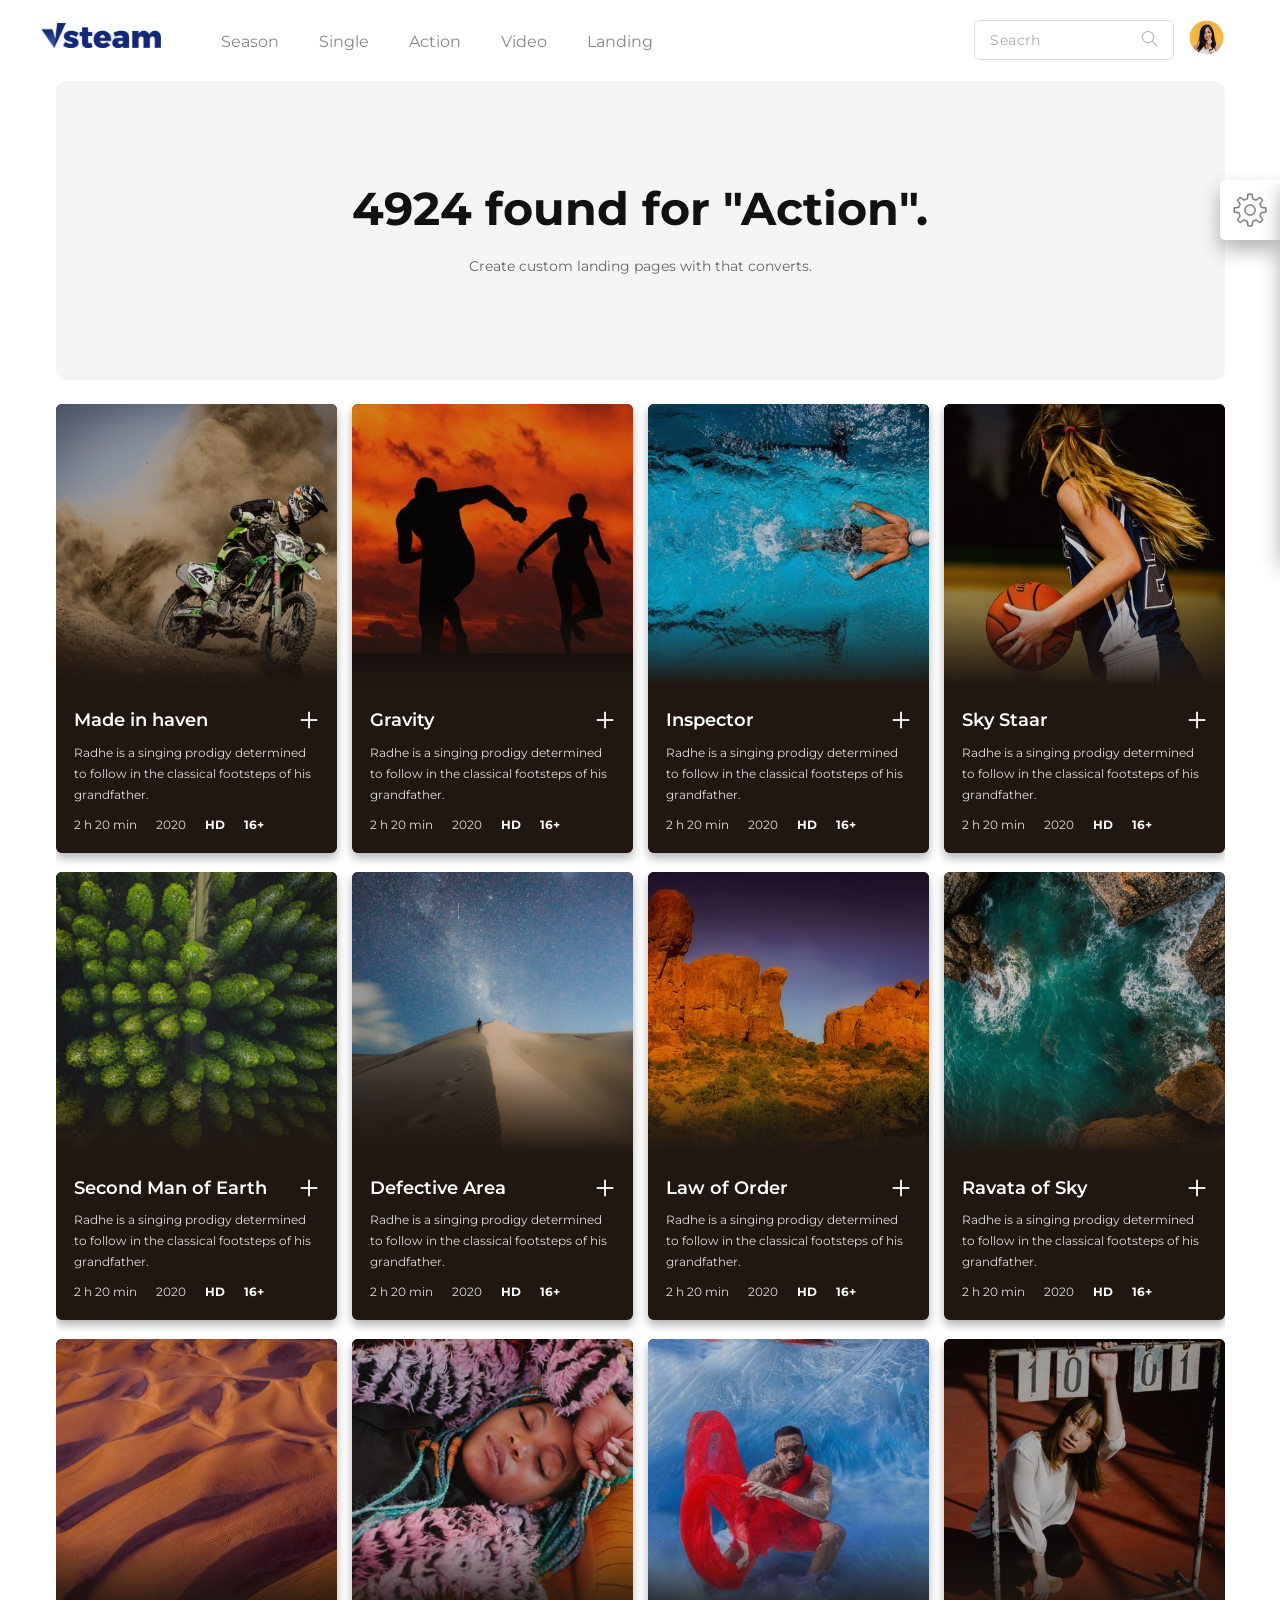
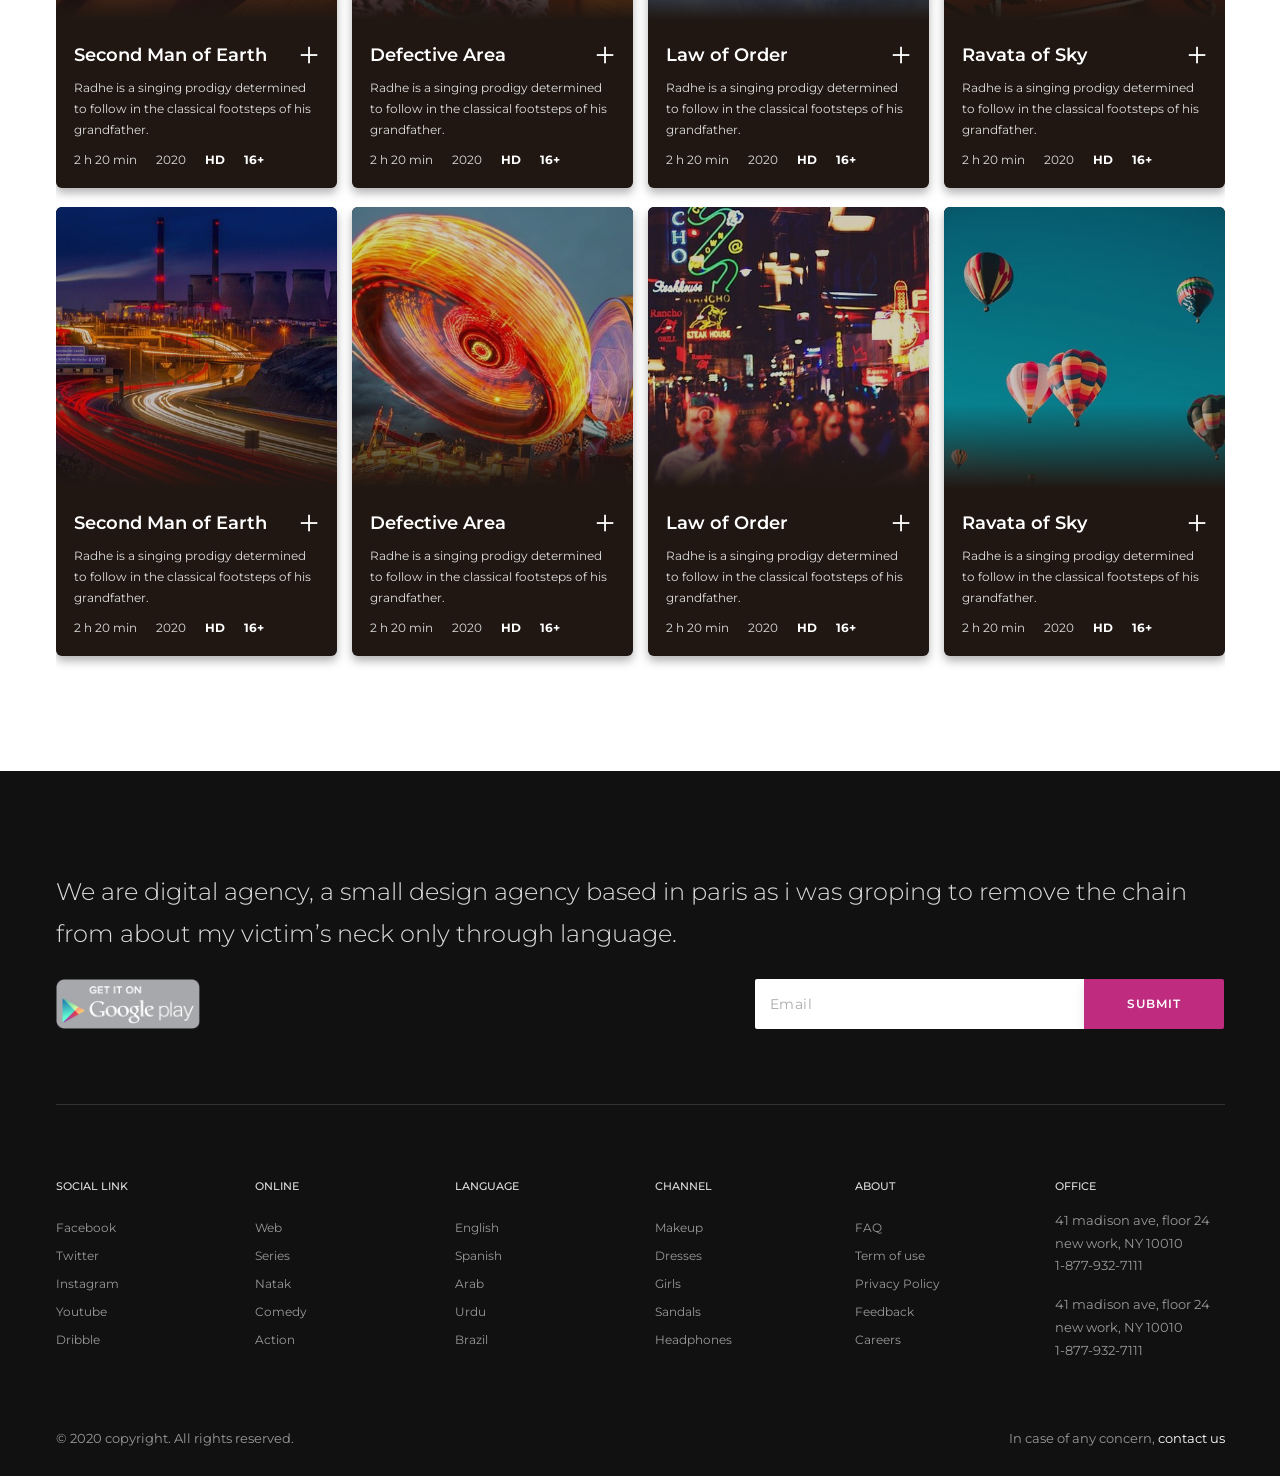
<file: search.html>
<!DOCTYPE html>
<html lang="en">

<!-- Mirrored from gloveswork.in/vstream/search.html by HTTrack Website Copier/3.x [XR&CO'2014], Sat, 19 Sep 2020 07:42:12 GMT -->
<head>
    <meta charset="UTF-8">
    <meta name="viewport" content="width=device-width, initial-scale=1.0">
    <meta http-equiv="X-UA-Compatible" content="ie=edge">
    <title>Vstream - Media Landing Page</title>

    <link rel="stylesheet" href="css/themify-icons.css">
    <!-- Favicon icon -->
    <link rel="icon" type="image/png" sizes="16x16" href="images/favicon.png">
    <!-- Custom Stylesheet -->
    <link rel="stylesheet" href="css/style.css">
</head>

<body>

    <div class="preloader"></div>

    <div class="backdrop"></div>
    <div class="switchcolor"><img src="images/settings.png" alt="icon"></div>
    <div class="switchcolor-wrap">
        <a class="link sheet-close"><i class="ti-close"></i></a>
        <h2>Settings</h2>
        <h4>Choose Color Theme</h4>
        <ul>
            <li>
                <label class="item-radio item-content">
                    <input type="radio" name="color-radio" value="red" checked=""><i class="ti-check"></i>
                    <span class="circle-color bg-red" style="background-color: #ff3b30;"></span>
                </label>
            </li>
            <li>
                <label class="item-radio item-content">
                    <input type="radio" name="color-radio" value="green"><i class="ti-check"></i>
                    <span class="circle-color bg-green" style="background-color: #4cd964;"></span>
                </label>
            </li>
            <li>
                <label class="item-radio item-content">
                    <input type="radio" name="color-radio" value="blue" checked=""><i class="ti-check"></i>
                    <span class="circle-color bg-blue" style="background-color: #132977;"></span>
                </label>
            </li>
            <li>
                <label class="item-radio item-content">
                    <input type="radio" name="color-radio" value="pink"><i class="ti-check"></i>
                    <span class="circle-color bg-pink" style="background-color: #ff2d55;"></span>
                </label>
            </li>
            <li>
                <label class="item-radio item-content">
                    <input type="radio" name="color-radio" value="yellow"><i class="ti-check"></i>
                    <span class="circle-color bg-yellow" style="background-color: #ffcc00;"></span>
                </label>
            </li>
            <li>
                <label class="item-radio item-content">
                    <input type="radio" name="color-radio" value="orange"><i class="ti-check"></i>
                    <span class="circle-color bg-orange" style="background-color: #ff9500;"></span>
                </label>
            </li>
            <li>
                <label class="item-radio item-content">
                    <input type="radio" name="color-radio" value="gray"><i class="ti-check"></i>
                    <span class="circle-color bg-gray" style="background-color: #8e8e93;"></span>
                </label>
            </li>

            <li>
                <label class="item-radio item-content">
                    <input type="radio" name="color-radio" value="brown"><i class="ti-check"></i>
                    <span class="circle-color bg-brown" style="background-color: #D2691E;"></span>
                </label>
            </li>
            <li>
                <label class="item-radio item-content">
                    <input type="radio" name="color-radio" value="darkgreen"><i class="ti-check"></i>
                    <span class="circle-color bg-darkgreen" style="background-color: #228B22;"></span>
                </label>
            </li>
            <li>
                <label class="item-radio item-content">
                    <input type="radio" name="color-radio" value="deeppink"><i class="ti-check"></i>
                    <span class="circle-color bg-deeppink" style="background-color: #FFC0CB;"></span>
                </label>
            </li>
            <li>
                <label class="item-radio item-content">
                    <input type="radio" name="color-radio" value="cadetblue"><i class="ti-check"></i>
                    <span class="circle-color bg-cadetblue" style="background-color: #5f9ea0;"></span>
                </label>
            </li>
            <li>
                <label class="item-radio item-content">
                    <input type="radio" name="color-radio" value="darkorchid"><i class="ti-check"></i>
                    <span class="circle-color bg-darkorchid" style="background-color: #9932cc;"></span>
                </label>
            </li>
            
            
        </ul>
        <div class="toggle-div mt-4">
            <h4 class="d-inline">Dark Mode</h4>
            <div class="d-inline float-right">
                <label class="toggle toggle-init"><input type="checkbox"><span class="toggle-icon"></span></label>
            </div>
        </div>
    </div>


    <div class="main-wrapper">
        <!-- header wrapper -->
        <div class="header-wrapper">
            <div class="container">
                <div class="row">
                    <div class="col-lg-8 navbar p-0">
                        <a href="index.html" class="logo"><img src="images/logo.png" alt="logo"></a>
                        <button class="navbar-toggler" type="button" data-toggle="collapse"
                            data-target="#navbarNavDropdown" aria-controls="navbarNavDropdown"
                            aria-expanded="false" aria-label="Toggle navigation">
                            <span class="navbar-toggler-icon"></span>
                        </button>
                        <div class="collapse navbar-collapse" id="navbarNavDropdown">
                            <ul class="navbar-nav nav-menu float-none text-center">
                                <li class="nav-item"><a class="nav-link" href="season.html">Season</a></li>
                                <li class="nav-item"><a class="nav-link" href="single.html">Single</a></li>
                                <li class="nav-item"><a class="nav-link" href="search.html">Action</a></li>
                                <li class="nav-item"><a class="nav-link" href="video.html">Video</a></li>
                                <li class="nav-item"><a class="nav-link" href="landing.html">Landing</a></li>
                            </ul>
                        </div>
                    </div>
                    <div class="col-lg-4">
                        
                        <div class="user-avater">
                            <img src="images/user-8.png" alt="user">
                            <div class="user-menu">
                                <ul>
                                    <li><a href="profile.html"><i class="ti-user"></i>My Profile</a></li>
                                    <li><a href="favorites.html"><i class="ti-heart"></i>My Favorites</a></li>
                                    <li><a href="term.html"><i class="ti-world"></i>Privacy Policy</a></li>
                                    <li><a href="home.html"><i class="ti-power-off"></i>Log Out</a></li>
                                </ul>
                            </div>
                        </div>
                        <div class="search-div">
                            <input type="text" placeholder="Seacrh">
                        </div>
                    </div>
                </div>
            </div>
        </div>
        <!-- header wrapper -->

        <div class="page-nav p-0">
            <div class="container">
                <div class="row">
                    <div class="col-sm-12 text-center">
                        <div class="search-wrapper">
                            <h2 class="mb-3">4924 found for "Action".</h2>
                            <p class="mb-0">Create custom landing pages with that converts.</p>
                        </div>
                    </div>
                </div>
            </div>
        </div>
         
        <!-- slider wrapper -->
        <div class="slide-wrapper search-wrap-slide">
            <div class="container">
                 
                <div class="row">
                    <div class="col-sm-12 mt-4">
                        <div class="slide-slider owl-carousel owl-theme">
                            <div class="owl-items">
                                <a class="slide-one" href="season.html">
                                    <div class="slide-image"><img src="images/s5.jpg" alt="image"></div>
                                    <div class="slide-content">
                                        <h2>Made in haven <img src="images/plus.png" alt="icon"></h2>
                                        <p>Radhe is a singing prodigy determined to follow in the classical footsteps of his grandfather.</p>
                                        <span class="tag">2 h 20 min</span>
                                        <span class="tag">2020</span>
                                        <span class="tag"><b>HD</b></span>
                                        <span class="tag"><b>16+</b></span>
                                    </div>
                                </a>
                            </div>
                            <div class="owl-items">
                                <a class="slide-one" href="season.html">
                                    <div class="slide-image"><img src="images/s6.jpg" alt="image"></div>
                                    <div class="slide-content">
                                        <h2>Gravity <img src="images/plus.png" alt="icon"></h2>
                                        <p>Radhe is a singing prodigy determined to follow in the classical footsteps of his grandfather.</p>
                                        <span class="tag">2 h 20 min</span>
                                        <span class="tag">2020</span>
                                        <span class="tag"><b>HD</b></span>
                                        <span class="tag"><b>16+</b></span>
                                    </div>
                                </a>
                            </div>
                            <div class="owl-items">
                                <a class="slide-one" href="season.html">
                                    <div class="slide-image"><img src="images/s7.jpg" alt="image"></div>
                                    <div class="slide-content">
                                        <h2>Inspector <img src="images/plus.png" alt="icon"></h2>
                                        <p>Radhe is a singing prodigy determined to follow in the classical footsteps of his grandfather.</p>
                                        <span class="tag">2 h 20 min</span>
                                        <span class="tag">2020</span>
                                        <span class="tag"><b>HD</b></span>
                                        <span class="tag"><b>16+</b></span>
                                    </div>
                                </a>
                            </div>
                            <div class="owl-items">
                                <a class="slide-one" href="season.html">
                                    <div class="slide-image"><img src="images/s8.jpg" alt="image"></div>
                                    <div class="slide-content">
                                        <h2>Sky Staar <img src="images/plus.png" alt="icon"></h2>
                                        <p>Radhe is a singing prodigy determined to follow in the classical footsteps of his grandfather.</p>
                                        <span class="tag">2 h 20 min</span>
                                        <span class="tag">2020</span>
                                        <span class="tag"><b>HD</b></span>
                                        <span class="tag"><b>16+</b></span>
                                    </div>
                                </a>
                            </div>

                            <div class="owl-items">
                                <a class="slide-one" href="season.html">
                                    <div class="slide-image"><img src="images/s1.jpg" alt="image"></div>
                                    <div class="slide-content">
                                        <h2>Inspector <img src="images/plus.png" alt="icon"></h2>
                                        <p>Radhe is a singing prodigy determined to follow in the classical footsteps of his grandfather.</p>
                                        <span class="tag">2 h 20 min</span>
                                        <span class="tag">2020</span>
                                        <span class="tag"><b>HD</b></span>
                                        <span class="tag"><b>16+</b></span>
                                    </div>
                                </a>
                            </div>
                            <div class="owl-items">
                                <a class="slide-one" href="season.html">
                                    <div class="slide-image"><img src="images/s2.jpg" alt="image"></div>
                                    <div class="slide-content">
                                        <h2>Sky Staar <img src="images/plus.png" alt="icon"></h2>
                                        <p>Radhe is a singing prodigy determined to follow in the classical footsteps of his grandfather.</p>
                                        <span class="tag">2 h 20 min</span>
                                        <span class="tag">2020</span>
                                        <span class="tag"><b>HD</b></span>
                                        <span class="tag"><b>16+</b></span>
                                    </div>
                                </a>
                            </div>
                        </div>
                    </div>
                </div>
            </div>
        </div>
        <!-- slider wrapper -->
        <!-- slider wrapper -->
        <div class="slide-wrapper mt-1 search-wrap-slide">
            <div class="container">
                
                <div class="row">
                    <div class="col-sm-12">
                        <div class="slide-slider owl-carousel owl-theme">
                            <div class="owl-items">
                                <a class="slide-one" href="season.html">
                                    <div class="slide-image"><img src="images/s9.jpg" alt="image"></div>
                                    <div class="slide-content">
                                        <h2>Second Man of Earth <img src="images/plus.png" alt="icon"></h2>
                                        <p>Radhe is a singing prodigy determined to follow in the classical footsteps of his grandfather.</p>
                                        <span class="tag">2 h 20 min</span>
                                        <span class="tag">2020</span>
                                        <span class="tag"><b>HD</b></span>
                                        <span class="tag"><b>16+</b></span>
                                    </div>
                                </a>
                            </div>
                            <div class="owl-items">
                                <a class="slide-one" href="season.html">
                                    <div class="slide-image"><img src="images/s10.jpg" alt="image"></div>
                                    <div class="slide-content">
                                        <h2>Defective Area <img src="images/plus.png" alt="icon"></h2>
                                        <p>Radhe is a singing prodigy determined to follow in the classical footsteps of his grandfather.</p>
                                        <span class="tag">2 h 20 min</span>
                                        <span class="tag">2020</span>
                                        <span class="tag"><b>HD</b></span>
                                        <span class="tag"><b>16+</b></span>
                                    </div>
                                </a>
                            </div>
                            <div class="owl-items">
                                <a class="slide-one" href="season.html">
                                    <div class="slide-image"><img src="images/s11.jpg" alt="image"></div>
                                    <div class="slide-content">
                                        <h2>Law of Order <img src="images/plus.png" alt="icon"></h2>
                                        <p>Radhe is a singing prodigy determined to follow in the classical footsteps of his grandfather.</p>
                                        <span class="tag">2 h 20 min</span>
                                        <span class="tag">2020</span>
                                        <span class="tag"><b>HD</b></span>
                                        <span class="tag"><b>16+</b></span>
                                    </div>
                                </a>
                            </div>
                            <div class="owl-items">
                                <a class="slide-one" href="season.html">
                                    <div class="slide-image"><img src="images/s12.jpg" alt="image"></div>
                                    <div class="slide-content">
                                        <h2>Ravata of Sky <img src="images/plus.png" alt="icon"></h2>
                                        <p>Radhe is a singing prodigy determined to follow in the classical footsteps of his grandfather.</p>
                                        <span class="tag">2 h 20 min</span>
                                        <span class="tag">2020</span>
                                        <span class="tag"><b>HD</b></span>
                                        <span class="tag"><b>16+</b></span>
                                    </div>
                                </a>
                            </div>

                            <div class="owl-items">
                                <a class="slide-one" href="season.html">
                                    <div class="slide-image"><img src="images/s3.jpg" alt="image"></div>
                                    <div class="slide-content">
                                        <h2>Inspector <img src="images/plus.png" alt="icon"></h2>
                                        <p>Radhe is a singing prodigy determined to follow in the classical footsteps of his grandfather.</p>
                                        <span class="tag">2 h 20 min</span>
                                        <span class="tag">2020</span>
                                        <span class="tag"><b>HD</b></span>
                                        <span class="tag"><b>16+</b></span>
                                    </div>
                                </a>
                            </div>
                            <div class="owl-items">
                                <a class="slide-one" href="season.html">
                                    <div class="slide-image"><img src="images/s4.jpg" alt="image"></div>
                                    <div class="slide-content">
                                        <h2>Sky Staar <img src="images/plus.png" alt="icon"></h2>
                                        <p>Radhe is a singing prodigy determined to follow in the classical footsteps of his grandfather.</p>
                                        <span class="tag">2 h 20 min</span>
                                        <span class="tag">2020</span>
                                        <span class="tag"><b>HD</b></span>
                                        <span class="tag"><b>16+</b></span>
                                    </div>
                                </a>
                            </div>
                        </div>
                    </div>
                </div>
            </div>
        </div>
        <!-- slider wrapper -->

         <!-- slider wrapper -->
        <div class="slide-wrapper mt-1 search-wrap-slide">
            <div class="container">
                
                <div class="row">
                    <div class="col-sm-12">
                        <div class="slide-slider owl-carousel owl-theme">
                            <div class="owl-items">
                                <a class="slide-one" href="season.html">
                                    <div class="slide-image"><img src="images/s13.jpg" alt="image"></div>
                                    <div class="slide-content">
                                        <h2>Second Man of Earth <img src="images/plus.png" alt="icon"></h2>
                                        <p>Radhe is a singing prodigy determined to follow in the classical footsteps of his grandfather.</p>
                                        <span class="tag">2 h 20 min</span>
                                        <span class="tag">2020</span>
                                        <span class="tag"><b>HD</b></span>
                                        <span class="tag"><b>16+</b></span>
                                    </div>
                                </a>
                            </div>
                            <div class="owl-items">
                                <a class="slide-one" href="season.html">
                                    <div class="slide-image"><img src="images/s14.jpg" alt="image"></div>
                                    <div class="slide-content">
                                        <h2>Defective Area <img src="images/plus.png" alt="icon"></h2>
                                        <p>Radhe is a singing prodigy determined to follow in the classical footsteps of his grandfather.</p>
                                        <span class="tag">2 h 20 min</span>
                                        <span class="tag">2020</span>
                                        <span class="tag"><b>HD</b></span>
                                        <span class="tag"><b>16+</b></span>
                                    </div>
                                </a>
                            </div>
                            <div class="owl-items">
                                <a class="slide-one" href="season.html">
                                    <div class="slide-image"><img src="images/s15.jpg" alt="image"></div>
                                    <div class="slide-content">
                                        <h2>Law of Order <img src="images/plus.png" alt="icon"></h2>
                                        <p>Radhe is a singing prodigy determined to follow in the classical footsteps of his grandfather.</p>
                                        <span class="tag">2 h 20 min</span>
                                        <span class="tag">2020</span>
                                        <span class="tag"><b>HD</b></span>
                                        <span class="tag"><b>16+</b></span>
                                    </div>
                                </a>
                            </div>
                            <div class="owl-items">
                                <a class="slide-one" href="season.html">
                                    <div class="slide-image"><img src="images/s16.jpg" alt="image"></div>
                                    <div class="slide-content">
                                        <h2>Ravata of Sky <img src="images/plus.png" alt="icon"></h2>
                                        <p>Radhe is a singing prodigy determined to follow in the classical footsteps of his grandfather.</p>
                                        <span class="tag">2 h 20 min</span>
                                        <span class="tag">2020</span>
                                        <span class="tag"><b>HD</b></span>
                                        <span class="tag"><b>16+</b></span>
                                    </div>
                                </a>
                            </div>

                            <div class="owl-items">
                                <a class="slide-one" href="season.html">
                                    <div class="slide-image"><img src="images/s5.jpg" alt="image"></div>
                                    <div class="slide-content">
                                        <h2>Law of Order <img src="images/plus.png" alt="icon"></h2>
                                        <p>Radhe is a singing prodigy determined to follow in the classical footsteps of his grandfather.</p>
                                        <span class="tag">2 h 20 min</span>
                                        <span class="tag">2020</span>
                                        <span class="tag"><b>HD</b></span>
                                        <span class="tag"><b>16+</b></span>
                                    </div>
                                </a>
                            </div>
                            <div class="owl-items">
                                <a class="slide-one" href="season.html">
                                    <div class="slide-image"><img src="images/s6.jpg" alt="image"></div>
                                    <div class="slide-content">
                                        <h2>Ravata of Sky <img src="images/plus.png" alt="icon"></h2>
                                        <p>Radhe is a singing prodigy determined to follow in the classical footsteps of his grandfather.</p>
                                        <span class="tag">2 h 20 min</span>
                                        <span class="tag">2020</span>
                                        <span class="tag"><b>HD</b></span>
                                        <span class="tag"><b>16+</b></span>
                                    </div>
                                </a>
                            </div>
                        </div>
                    </div>
                </div>
            </div>
        </div>
        <!-- slider wrapper -->
        
        <!-- slider wrapper -->
        <div class="slide-wrapper mt-1 search-wrap-slide">
            <div class="container">
                
                <div class="row">
                    <div class="col-sm-12">
                        <div class="slide-slider owl-carousel owl-theme">
                            <div class="owl-items">
                                <a class="slide-one" href="season.html">
                                    <div class="slide-image"><img src="images/s17.png" alt="image"></div>
                                    <div class="slide-content">
                                        <h2>Second Man of Earth <img src="images/plus.png" alt="icon"></h2>
                                        <p>Radhe is a singing prodigy determined to follow in the classical footsteps of his grandfather.</p>
                                        <span class="tag">2 h 20 min</span>
                                        <span class="tag">2020</span>
                                        <span class="tag"><b>HD</b></span>
                                        <span class="tag"><b>16+</b></span>
                                    </div>
                                </a>
                            </div>
                            <div class="owl-items">
                                <a class="slide-one" href="season.html">
                                    <div class="slide-image"><img src="images/s18.jpg" alt="image"></div>
                                    <div class="slide-content">
                                        <h2>Defective Area <img src="images/plus.png" alt="icon"></h2>
                                        <p>Radhe is a singing prodigy determined to follow in the classical footsteps of his grandfather.</p>
                                        <span class="tag">2 h 20 min</span>
                                        <span class="tag">2020</span>
                                        <span class="tag"><b>HD</b></span>
                                        <span class="tag"><b>16+</b></span>
                                    </div>
                                </a>
                            </div>
                            <div class="owl-items">
                                <a class="slide-one" href="season.html">
                                    <div class="slide-image"><img src="images/s19.jpg" alt="image"></div>
                                    <div class="slide-content">
                                        <h2>Law of Order <img src="images/plus.png" alt="icon"></h2>
                                        <p>Radhe is a singing prodigy determined to follow in the classical footsteps of his grandfather.</p>
                                        <span class="tag">2 h 20 min</span>
                                        <span class="tag">2020</span>
                                        <span class="tag"><b>HD</b></span>
                                        <span class="tag"><b>16+</b></span>
                                    </div>
                                </a>
                            </div>
                            <div class="owl-items">
                                <a class="slide-one" href="season.html">
                                    <div class="slide-image"><img src="images/s20.jpg" alt="image"></div>
                                    <div class="slide-content">
                                        <h2>Ravata of Sky <img src="images/plus.png" alt="icon"></h2>
                                        <p>Radhe is a singing prodigy determined to follow in the classical footsteps of his grandfather.</p>
                                        <span class="tag">2 h 20 min</span>
                                        <span class="tag">2020</span>
                                        <span class="tag"><b>HD</b></span>
                                        <span class="tag"><b>16+</b></span>
                                    </div>
                                </a>
                            </div>

                            <div class="owl-items">
                                <a class="slide-one" href="season.html">
                                    <div class="slide-image"><img src="images/s5.jpg" alt="image"></div>
                                    <div class="slide-content">
                                        <h2>Law of Order <img src="images/plus.png" alt="icon"></h2>
                                        <p>Radhe is a singing prodigy determined to follow in the classical footsteps of his grandfather.</p>
                                        <span class="tag">2 h 20 min</span>
                                        <span class="tag">2020</span>
                                        <span class="tag"><b>HD</b></span>
                                        <span class="tag"><b>16+</b></span>
                                    </div>
                                </a>
                            </div>
                            <div class="owl-items">
                                <a class="slide-one" href="season.html">
                                    <div class="slide-image"><img src="images/s6.jpg" alt="image"></div>
                                    <div class="slide-content">
                                        <h2>Ravata of Sky <img src="images/plus.png" alt="icon"></h2>
                                        <p>Radhe is a singing prodigy determined to follow in the classical footsteps of his grandfather.</p>
                                        <span class="tag">2 h 20 min</span>
                                        <span class="tag">2020</span>
                                        <span class="tag"><b>HD</b></span>
                                        <span class="tag"><b>16+</b></span>
                                    </div>
                                </a>
                            </div>
                        </div>
                    </div>
                </div>
            </div>
        </div>
        <!-- slider wrapper -->
        <div class="footer-wrapper">
            <div class="container">
                <div class="row">
                    <div class="col-sm-12 text-left">
                        <h4 class="mb-4">We are digital agency, a small design agency based in paris as i was groping to remove the chain from about my victim’s neck only through language.</h4>
                    </div>
                    <div class="col-sm-6 text-left">
                        <img src="images/icon-21.png" alt="icon" class="icon-img"> 
                    </div>
                    <div class="col-sm-5 offset-sm-1 text-right">
                        <form action="#" class="mt-0">
                            <input type="text" placeholder="Email">
                            <button>Submit</button>
                        </form>                    
                    </div>
                    <div class="col-sm-12">
                        <div class="middle-footer">
                            <div class="row">
                                <div class="col-md-4 col-lg-2 col-sm-6 col-xs-6 md-mb25">
                                    <h5>Social Link</h5>
                                    <ul>
                                        <li><a href="#">Facebook</a></li>
                                        <li><a href="#">Twitter</a></li>
                                        <li><a href="#">Instagram</a></li>
                                        <li><a href="#">Youtube</a></li>
                                        <li><a href="#">Dribble</a></li>
                                    </ul>
                                </div>
                                <div class="col-md-4 col-lg-2 col-sm-6 col-xs-6 md-mb25">
                                    <h5>ONLINE</h5>
                                    <ul>
                                        <li><a href="#">Web</a></li>
                                        <li><a href="#">Series</a></li>
                                        <li><a href="#">Natak</a></li>
                                        <li><a href="#">Comedy</a></li>
                                        <li><a href="#">Action</a></li>
                                    </ul>
                                </div>
                                <div class="col-md-4 col-lg-2 col-sm-6 col-xs-6 md-mb25">
                                    <h5>Language</h5>
                                    <ul>
                                        <li><a href="#">English</a></li>
                                        <li><a href="#">Spanish</a></li>
                                        <li><a href="#">Arab</a></li>
                                        <li><a href="#">Urdu</a></li>
                                        <li><a href="#">Brazil</a></li>
                                    </ul>
                                </div>
                                <div class="col-md-4 col-lg-2 col-sm-6 col-xs-6">
                                    <h5>Channel</h5>
                                    <ul>
                                        <li><a href="#">Makeup</a></li>
                                        <li><a href="#">Dresses</a></li>
                                        <li><a href="#">Girls</a></li>
                                        <li><a href="#">Sandals</a></li>
                                        <li><a href="#">Headphones</a></li>
                                    </ul>
                                </div>
                                <div class="col-md-4 col-lg-2 col-sm-6 col-xs-6">
                                    <h5>About</h5>
                                    <ul>
                                        <li><a href="#">FAQ</a></li>
                                        <li><a href="#">Term of use</a></li>
                                        <li><a href="#">Privacy Policy</a></li>
                                        <li><a href="#">Feedback</a></li>
                                        <li><a href="#">Careers</a></li>
                                    </ul>
                                </div>
                                <div class="col-md-4 col-lg-2 col-sm-6 col-xs-6">
                                    <h5 class="mb-3">Office</h5>
                                    <p style="width: 100%;">41 madison ave, floor 24 new work, NY 10010 <br>1-877-932-7111</p>
                                    <p style="width: 100%;">41 madison ave, floor 24 new work, NY 10010 <br>1-877-932-7111</p>
                                </div>
                            </div>
                        </div>
                    </div>

                    <div class="col-sm-12 lower-footer"></div>
                    <div class="col-sm-6">
                        <p class="copyright-text">© 2020 copyright. All rights reserved.</p>
                    </div>
                    <div class="col-sm-6 text-right">
                        <p class="float-right copyright-text">In case of any concern, <a href="#">contact us</a></p>
                    </div>
                </div>
            </div>
        </div>

    </div>

    


    <script src="js/plugin.js"></script>
    <script src="vendor/bootstrap/js/bootstrap.bundle.min.js"></script>
    <script src="js/scripts.js"></script>
    
</body>


<!-- Mirrored from gloveswork.in/vstream/search.html by HTTrack Website Copier/3.x [XR&CO'2014], Sat, 19 Sep 2020 07:42:12 GMT -->
</html>
</file>
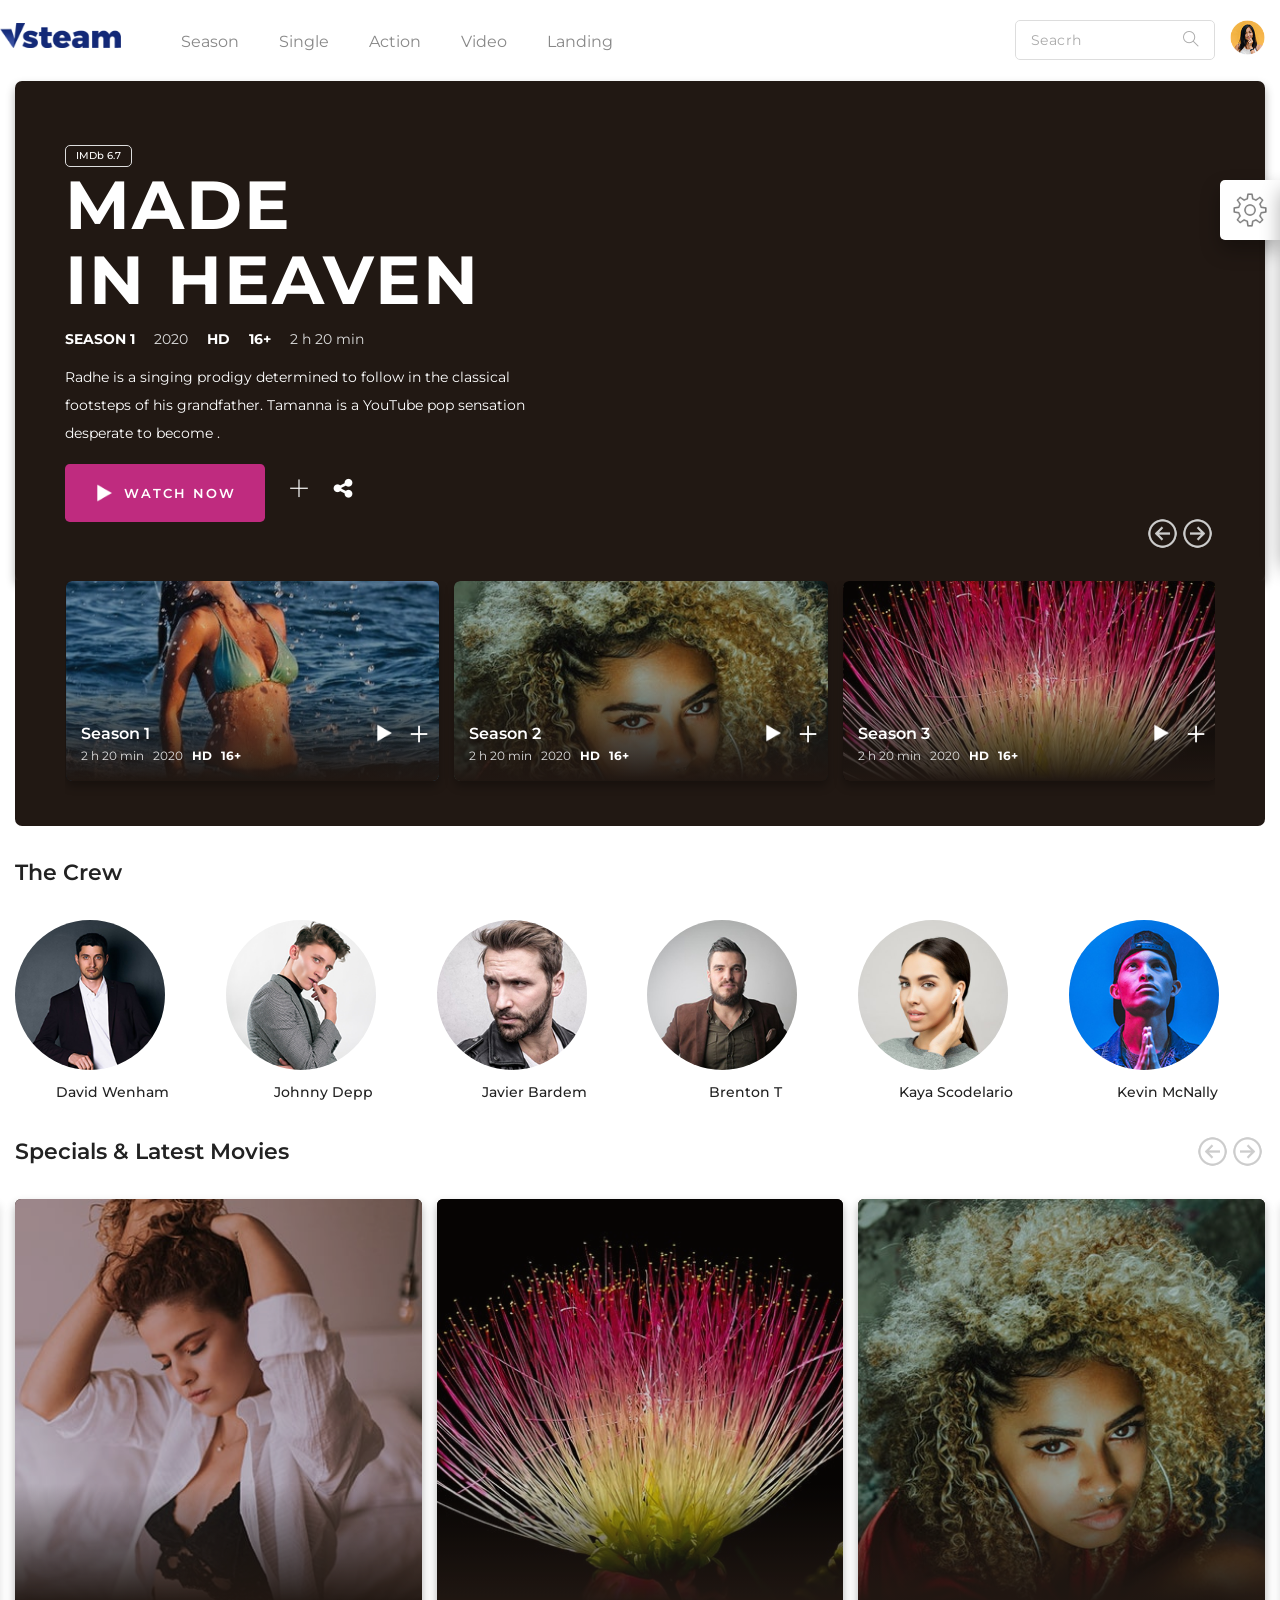
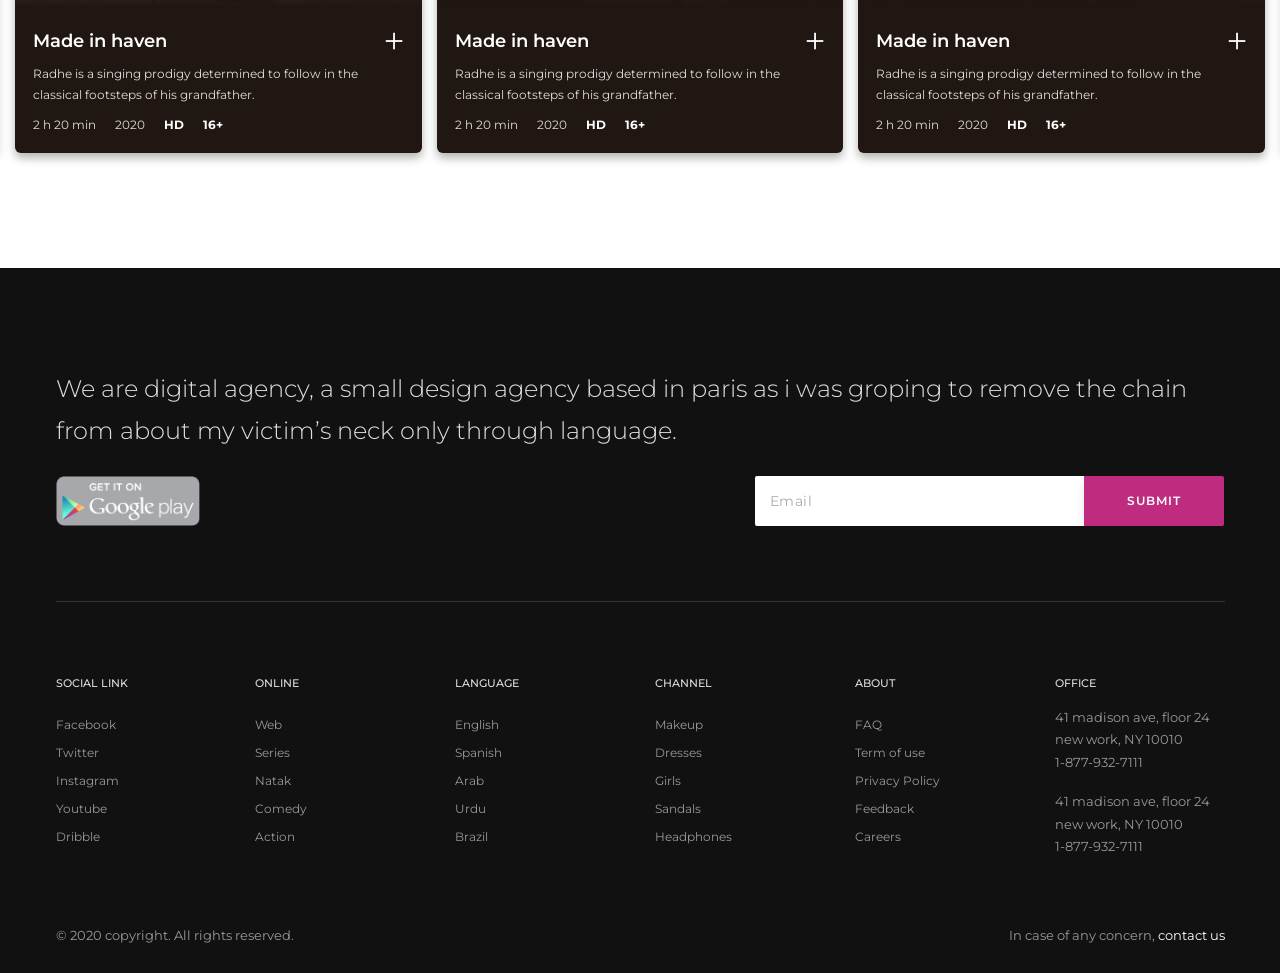
<file: season-full.html>
<!DOCTYPE html>
<html lang="en">

<!-- Mirrored from gloveswork.in/vstream/season-full.html by HTTrack Website Copier/3.x [XR&CO'2014], Sat, 19 Sep 2020 07:43:27 GMT -->
<head>
    <meta charset="UTF-8">
    <meta name="viewport" content="width=device-width, initial-scale=1.0">
    <meta http-equiv="X-UA-Compatible" content="ie=edge">
    <title>Vstream - Media Landing Page</title>

    <link rel="stylesheet" href="css/themify-icons.css">
    <!-- Favicon icon -->
    <link rel="icon" type="image/png" sizes="16x16" href="images/favicon.png">
    <!-- Custom Stylesheet -->
    <link rel="stylesheet" href="css/style.css">
</head>

<body class="full-wrap">

    <div class="preloader"></div>

    <div class="backdrop"></div>
    <div class="switchcolor"><img src="images/settings.png" alt="icon"></div>
    <div class="switchcolor-wrap">
        <a class="link sheet-close"><i class="ti-close"></i></a>
        <h2>Settings</h2>
        <h4>Choose Color Theme</h4>
        <ul>
            <li>
                <label class="item-radio item-content">
                    <input type="radio" name="color-radio" value="red" checked=""><i class="ti-check"></i>
                    <span class="circle-color bg-red" style="background-color: #ff3b30;"></span>
                </label>
            </li>
            <li>
                <label class="item-radio item-content">
                    <input type="radio" name="color-radio" value="green"><i class="ti-check"></i>
                    <span class="circle-color bg-green" style="background-color: #4cd964;"></span>
                </label>
            </li>
            <li>
                <label class="item-radio item-content">
                    <input type="radio" name="color-radio" value="blue" checked=""><i class="ti-check"></i>
                    <span class="circle-color bg-blue" style="background-color: #132977;"></span>
                </label>
            </li>
            <li>
                <label class="item-radio item-content">
                    <input type="radio" name="color-radio" value="pink"><i class="ti-check"></i>
                    <span class="circle-color bg-pink" style="background-color: #ff2d55;"></span>
                </label>
            </li>
            <li>
                <label class="item-radio item-content">
                    <input type="radio" name="color-radio" value="yellow"><i class="ti-check"></i>
                    <span class="circle-color bg-yellow" style="background-color: #ffcc00;"></span>
                </label>
            </li>
            <li>
                <label class="item-radio item-content">
                    <input type="radio" name="color-radio" value="orange"><i class="ti-check"></i>
                    <span class="circle-color bg-orange" style="background-color: #ff9500;"></span>
                </label>
            </li>
            <li>
                <label class="item-radio item-content">
                    <input type="radio" name="color-radio" value="gray"><i class="ti-check"></i>
                    <span class="circle-color bg-gray" style="background-color: #8e8e93;"></span>
                </label>
            </li>

            <li>
                <label class="item-radio item-content">
                    <input type="radio" name="color-radio" value="brown"><i class="ti-check"></i>
                    <span class="circle-color bg-brown" style="background-color: #D2691E;"></span>
                </label>
            </li>
            <li>
                <label class="item-radio item-content">
                    <input type="radio" name="color-radio" value="darkgreen"><i class="ti-check"></i>
                    <span class="circle-color bg-darkgreen" style="background-color: #228B22;"></span>
                </label>
            </li>
            <li>
                <label class="item-radio item-content">
                    <input type="radio" name="color-radio" value="deeppink"><i class="ti-check"></i>
                    <span class="circle-color bg-deeppink" style="background-color: #FFC0CB;"></span>
                </label>
            </li>
            <li>
                <label class="item-radio item-content">
                    <input type="radio" name="color-radio" value="cadetblue"><i class="ti-check"></i>
                    <span class="circle-color bg-cadetblue" style="background-color: #5f9ea0;"></span>
                </label>
            </li>
            <li>
                <label class="item-radio item-content">
                    <input type="radio" name="color-radio" value="darkorchid"><i class="ti-check"></i>
                    <span class="circle-color bg-darkorchid" style="background-color: #9932cc;"></span>
                </label>
            </li>
            
            
        </ul>
        <div class="toggle-div mt-4">
            <h4 class="d-inline">Dark Mode</h4>
            <div class="d-inline float-right">
                <label class="toggle toggle-init"><input type="checkbox"><span class="toggle-icon"></span></label>
            </div>
        </div>
    </div>


    <div class="main-wrapper">
        <!-- header wrapper -->
        <div class="header-wrapper">
            <div class="container-fluid">
                <div class="row">
                    <div class="col-lg-8 navbar p-0">
                        <a href="index.html" class="logo"><img src="images/logo.png" alt="logo"></a>
                        <button class="navbar-toggler" type="button" data-toggle="collapse"
                            data-target="#navbarNavDropdown" aria-controls="navbarNavDropdown"
                            aria-expanded="false" aria-label="Toggle navigation">
                            <span class="navbar-toggler-icon"></span>
                        </button>
                        <div class="collapse navbar-collapse" id="navbarNavDropdown">
                            <ul class="navbar-nav nav-menu float-none text-center">
                                <li class="nav-item"><a class="nav-link" href="season.html">Season</a></li>
                                <li class="nav-item"><a class="nav-link" href="single.html">Single</a></li>
                                <li class="nav-item"><a class="nav-link" href="search.html">Action</a></li>
                                <li class="nav-item"><a class="nav-link" href="video.html">Video</a></li>
                                <li class="nav-item"><a class="nav-link" href="landing.html">Landing</a></li>
                            </ul>
                        </div>
                    </div>
                    <div class="col-lg-4">
                        
                        <div class="user-avater">
                            <img src="images/user-8.png" alt="user">
                            <div class="user-menu">
                                <ul>
                                    <li><a href="profile.html"><i class="ti-user"></i>My Profile</a></li>
                                    <li><a href="favorites.html"><i class="ti-heart"></i>My Favorites</a></li>
                                    <li><a href="term.html"><i class="ti-world"></i>Privacy Policy</a></li>
                                    <li><a href="home.html"><i class="ti-power-off"></i>Log Out</a></li>
                                </ul>
                            </div>
                        </div>
                        <div class="search-div">
                            <input type="text" placeholder="Seacrh">
                        </div>
                    </div>
                </div>
            </div>
        </div>
        <!-- header wrapper -->
        <!-- banenr wrapper -->
        <div class="banner-wrapper">
            <div class="container-fluid">
                <div class="row">
                    <div class="col-sm-12">
                        <div class="banner-wrap justify-content-between align-items-center">
                            <div class="left-wrap">
                                <span class="rnd">IMDb 6.7</span>
                                <h2>Made <br> in heaven</h2>
                                <span class="tag"><b>SEASON 1</b></span>
                                <span class="tag">2020</span>
                                <span class="tag"><b>HD</b></span>
                                <span class="tag"><b>16+</b></span>
                                <span class="tag">2 h 20 min</span>
                                <p>Radhe is a singing prodigy determined to follow in the classical footsteps of his grandfather. Tamanna is a YouTube pop sensation desperate to become .</p>
                                <a href="video.html" class="btn btn-lg"><img src="images/play.png" alt="icn">Watch now</a>
                                <a href="#" class="icon-bttn"><i class="ti-plus text-white"></i></a>
                                <div class="icon-bttn">
                                    <i class="ti-sharethis text-white mr-4"></i>
                                    <div class="share-icons">
                                        <a href="#"><i class="ti-facebook"></i></a>
                                        <a href="#"><i class="ti-twitter-alt"></i></a>
                                        <a href="#"><i class="mr-0 ti-pinterest"></i></a>
                                    </div>
                                </div>

                            </div>
                            <div class="right-wrap">
                                <video autoplay muted loop id="myVideo">
                                  <source src="images/video1.mp4" type="video/mp4">
                                </video>
                            </div>
                        </div>
                    </div>
                    <div class="col-sm-12">
                        <div class="slide-wrapper">
                        <div class="slide-slider-full owl-carousel owl-theme">
                            <div class="owl-items">
                                <a class="slide-one slide-two slide-three" href="#">
                                    <div class="slide-image" style="background-image: url(images/s4.jpg);"></div>
                                    <div class="slide-content">
                                        <h2>Season 1 <img src="images/plus.png" alt="icon"></h2>
                                        <span class="tag">2 h 20 min</span>
                                        <span class="tag">2020</span>
                                        <span class="tag"><b>HD</b></span>
                                        <span class="tag"><b>16+</b></span>
                                    </div>
                                </a>
                            </div>
                            <div class="owl-items">
                                <a class="slide-one slide-two slide-three" href="#">
                                    <div class="slide-image" style="background-image: url(images/s3.jpg);"></div>
                                    <div class="slide-content">
                                        <h2>Season 2 <img src="images/plus.png" alt="icon"></h2>
                                        <span class="tag">2 h 20 min</span>
                                        <span class="tag">2020</span>
                                        <span class="tag"><b>HD</b></span>
                                        <span class="tag"><b>16+</b></span>
                                    </div>
                                </a>
                            </div>
                            <div class="owl-items">
                                <a class="slide-one slide-two slide-three" href="#">
                                    <div class="slide-image" style="background-image: url(images/s2.jpg);"></div>
                                    <div class="slide-content">
                                        <h2>Season 3 <img src="images/plus.png" alt="icon"></h2>
                                        <span class="tag">2 h 20 min</span>
                                        <span class="tag">2020</span>
                                        <span class="tag"><b>HD</b></span>
                                        <span class="tag"><b>16+</b></span>
                                    </div>
                                </a>
                            </div>
                            <div class="owl-items">
                                <a class="slide-one slide-two slide-three" href="#">
                                    <div class="slide-image" style="background-image: url(images/s1.jpg);"></div>
                                    <div class="slide-content">
                                        <h2>Season 4 <img src="images/plus.png" alt="icon"></h2>
                                        <span class="tag">2 h 20 min</span>
                                        <span class="tag">2020</span>
                                        <span class="tag"><b>HD</b></span>
                                        <span class="tag"><b>16+</b></span>
                                    </div>
                                </a>
                            </div>
                        </div> 
                        </div>
                    </div>
                </div>
            </div>
        </div>
        <!-- banenr wrapper -->

        <!-- crew wrapper -->
        <div class="slide-wrapper">
            <div class="container-fluid">
                <div class="row">
                    <div class="col-sm-6 text-left mb-4 mt-4">
                        <h2>The Crew</h2>
                    </div>
                    
                </div>
                <div class="row">
                    <div class="col-sm-12">
                        <div class="team-slider-full owl-carousel owl-theme">
                            <div class="owl-items"><a href="#" class="crew-wrap"><img src="images/team1.jpg" alt="team"><span>David Wenham</span></a></div>
                            <div class="owl-items"><a href="#" class="crew-wrap"><img src="images/team2.jpg" alt="team"><span>Johnny Depp</span></a></div>
                            <div class="owl-items"><a href="#" class="crew-wrap"><img src="images/team3.jpg" alt="team"><span>Javier Bardem</span></a></div>
                            <div class="owl-items"><a href="#" class="crew-wrap"><img src="images/team4.jpg" alt="team"><span>Brenton T</span></a></div>
                            <div class="owl-items"><a href="#" class="crew-wrap"><img src="images/team8.jpg" alt="team"><span>Kaya Scodelario</span></a></div>
                            <div class="owl-items"><a href="#" class="crew-wrap"><img src="images/team6.jpg" alt="team"><span>Kevin McNally</span></a></div>
                            <div class="owl-items"><a href="#" class="crew-wrap"><img src="images/team7.jpg" alt="team"><span>McNally</span></a></div>
                            <div class="owl-items"><a href="#" class="crew-wrap"><img src="images/team5.jpg" alt="team"><span>Wenham</span></a></div>
                            <div class="owl-items"><a href="#" class="crew-wrap"><img src="images/team3.jpg" alt="team"><span>Javier Bardem</span></a></div>
                        </div>
                    </div>
                </div>
            </div>
        </div>
        

        <!-- slider wrapper -->
        <div class="slide-wrapper">
            <div class="container-fluid">
                <div class="row">
                    <div class="col-sm-6 text-left mb-4 mt-4">
                        <h2>Specials & Latest Movies</h2>
                    </div>
                    
                </div>
                <div class="row">
                    <div class="col-sm-12">
                        <div class="slide-slider-full owl-carousel owl-theme">
                            <div class="owl-items">
                                <a class="slide-one" href="season.html">
                                    <div class="slide-image"><img src="images/s1.jpg" alt="image"></div>
                                    <div class="slide-content">
                                        <h2>Made in haven <img src="images/plus.png" alt="icon"></h2>
                                        <p>Radhe is a singing prodigy determined to follow in the classical footsteps of his grandfather.</p>
                                        <span class="tag">2 h 20 min</span>
                                        <span class="tag">2020</span>
                                        <span class="tag"><b>HD</b></span>
                                        <span class="tag"><b>16+</b></span>
                                    </div>
                                </a>
                            </div>
                            <div class="owl-items">
                                <a class="slide-one" href="season.html">
                                    <div class="slide-image"><img src="images/s2.jpg" alt="image"></div>
                                    <div class="slide-content">
                                        <h2>Made in haven <img src="images/plus.png" alt="icon"></h2>
                                        <p>Radhe is a singing prodigy determined to follow in the classical footsteps of his grandfather.</p>
                                        <span class="tag">2 h 20 min</span>
                                        <span class="tag">2020</span>
                                        <span class="tag"><b>HD</b></span>
                                        <span class="tag"><b>16+</b></span>
                                    </div>
                                </a>
                            </div>
                            <div class="owl-items">
                                <a class="slide-one" href="season.html">
                                    <div class="slide-image"><img src="images/s3.jpg" alt="image"></div>
                                    <div class="slide-content">
                                        <h2>Made in haven <img src="images/plus.png" alt="icon"></h2>
                                        <p>Radhe is a singing prodigy determined to follow in the classical footsteps of his grandfather.</p>
                                        <span class="tag">2 h 20 min</span>
                                        <span class="tag">2020</span>
                                        <span class="tag"><b>HD</b></span>
                                        <span class="tag"><b>16+</b></span>
                                    </div>
                                </a>
                            </div>
                            <div class="owl-items">
                                <a class="slide-one" href="season.html">
                                    <div class="slide-image"><img src="images/s4.jpg" alt="image"></div>
                                    <div class="slide-content">
                                        <h2>Made in haven <img src="images/plus.png" alt="icon"></h2>
                                        <p>Radhe is a singing prodigy determined to follow in the classical footsteps of his grandfather.</p>
                                        <span class="tag">2 h 20 min</span>
                                        <span class="tag">2020</span>
                                        <span class="tag"><b>HD</b></span>
                                        <span class="tag"><b>16+</b></span>
                                    </div>
                                </a>
                            </div>
                        </div>
                    </div>
                </div>
            </div>
        </div>
        <!-- slider wrapper -->
         
        <div class="footer-wrapper">
            <div class="container">
                <div class="row">
                    <div class="col-sm-12 text-left">
                        <h4 class="mb-4">We are digital agency, a small design agency based in paris as i was groping to remove the chain from about my victim’s neck only through language.</h4>
                    </div>
                    <div class="col-sm-6 text-left">
                        <img src="images/icon-21.png" alt="icon" class="icon-img"> 
                    </div>
                    <div class="col-sm-5 offset-sm-1 text-right">
                        <form action="#" class="mt-0">
                            <input type="text" placeholder="Email">
                            <button>Submit</button>
                        </form>                    
                    </div>
                    <div class="col-sm-12">
                        <div class="middle-footer">
                            <div class="row">
                                <div class="col-md-4 col-lg-2 col-sm-6 col-xs-6 md-mb25">
                                    <h5>Social Link</h5>
                                    <ul>
                                        <li><a href="#">Facebook</a></li>
                                        <li><a href="#">Twitter</a></li>
                                        <li><a href="#">Instagram</a></li>
                                        <li><a href="#">Youtube</a></li>
                                        <li><a href="#">Dribble</a></li>
                                    </ul>
                                </div>
                                <div class="col-md-4 col-lg-2 col-sm-6 col-xs-6 md-mb25">
                                    <h5>ONLINE</h5>
                                    <ul>
                                        <li><a href="#">Web</a></li>
                                        <li><a href="#">Series</a></li>
                                        <li><a href="#">Natak</a></li>
                                        <li><a href="#">Comedy</a></li>
                                        <li><a href="#">Action</a></li>
                                    </ul>
                                </div>
                                <div class="col-md-4 col-lg-2 col-sm-6 col-xs-6 md-mb25">
                                    <h5>Language</h5>
                                    <ul>
                                        <li><a href="#">English</a></li>
                                        <li><a href="#">Spanish</a></li>
                                        <li><a href="#">Arab</a></li>
                                        <li><a href="#">Urdu</a></li>
                                        <li><a href="#">Brazil</a></li>
                                    </ul>
                                </div>
                                <div class="col-md-4 col-lg-2 col-sm-6 col-xs-6">
                                    <h5>Channel</h5>
                                    <ul>
                                        <li><a href="#">Makeup</a></li>
                                        <li><a href="#">Dresses</a></li>
                                        <li><a href="#">Girls</a></li>
                                        <li><a href="#">Sandals</a></li>
                                        <li><a href="#">Headphones</a></li>
                                    </ul>
                                </div>
                                <div class="col-md-4 col-lg-2 col-sm-6 col-xs-6">
                                    <h5>About</h5>
                                    <ul>
                                        <li><a href="#">FAQ</a></li>
                                        <li><a href="#">Term of use</a></li>
                                        <li><a href="#">Privacy Policy</a></li>
                                        <li><a href="#">Feedback</a></li>
                                        <li><a href="#">Careers</a></li>
                                    </ul>
                                </div>
                                <div class="col-md-4 col-lg-2 col-sm-6 col-xs-6">
                                    <h5 class="mb-3">Office</h5>
                                    <p style="width: 100%;">41 madison ave, floor 24 new work, NY 10010 <br>1-877-932-7111</p>
                                    <p style="width: 100%;">41 madison ave, floor 24 new work, NY 10010 <br>1-877-932-7111</p>
                                </div>
                            </div>
                        </div>
                    </div>

                    <div class="col-sm-12 lower-footer"></div>
                    <div class="col-sm-6">
                        <p class="copyright-text">© 2020 copyright. All rights reserved.</p>
                    </div>
                    <div class="col-sm-6 text-right">
                        <p class="float-right copyright-text">In case of any concern, <a href="#">contact us</a></p>
                    </div>
                </div>
            </div>
        </div>

    </div>

    


    <script src="js/plugin.js"></script>
    <script src="vendor/bootstrap/js/bootstrap.bundle.min.js"></script>
    <script src="js/scripts.js"></script>
    
</body>


<!-- Mirrored from gloveswork.in/vstream/season-full.html by HTTrack Website Copier/3.x [XR&CO'2014], Sat, 19 Sep 2020 07:43:27 GMT -->
</html>
</file>
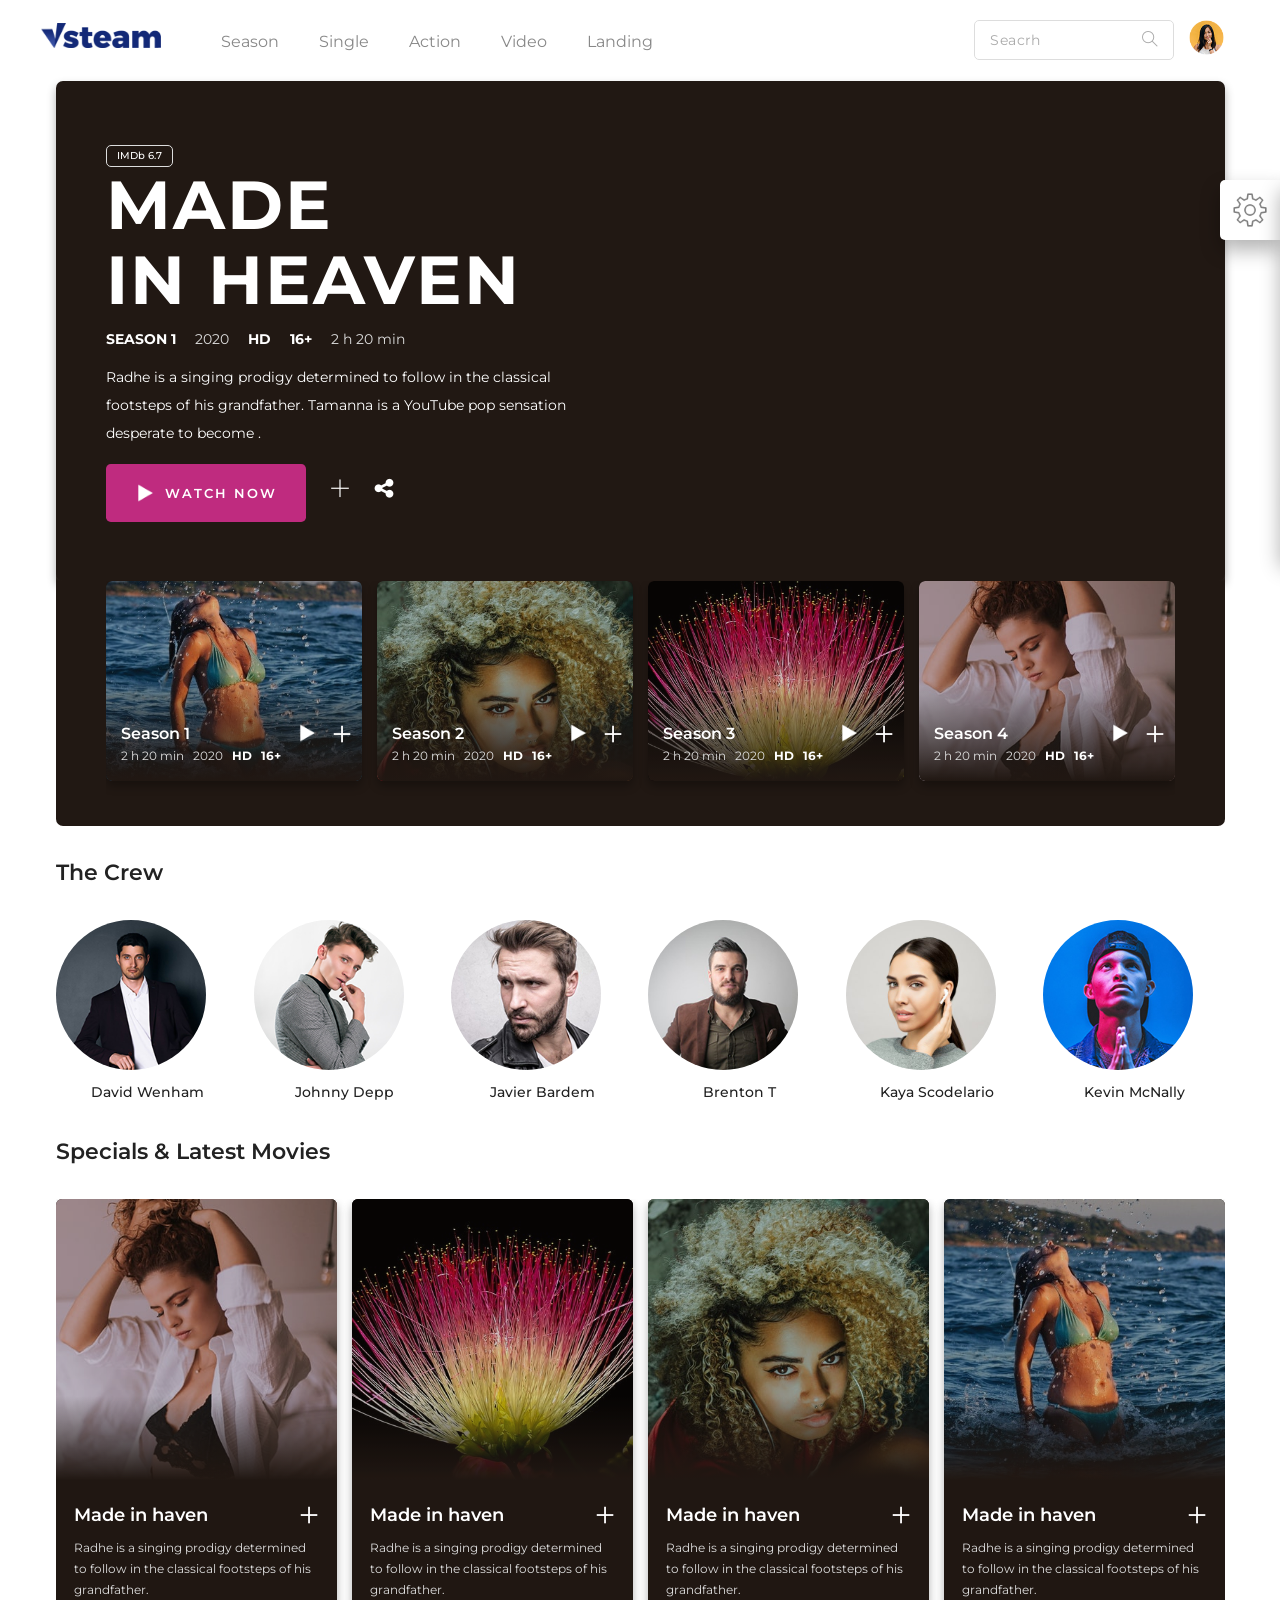
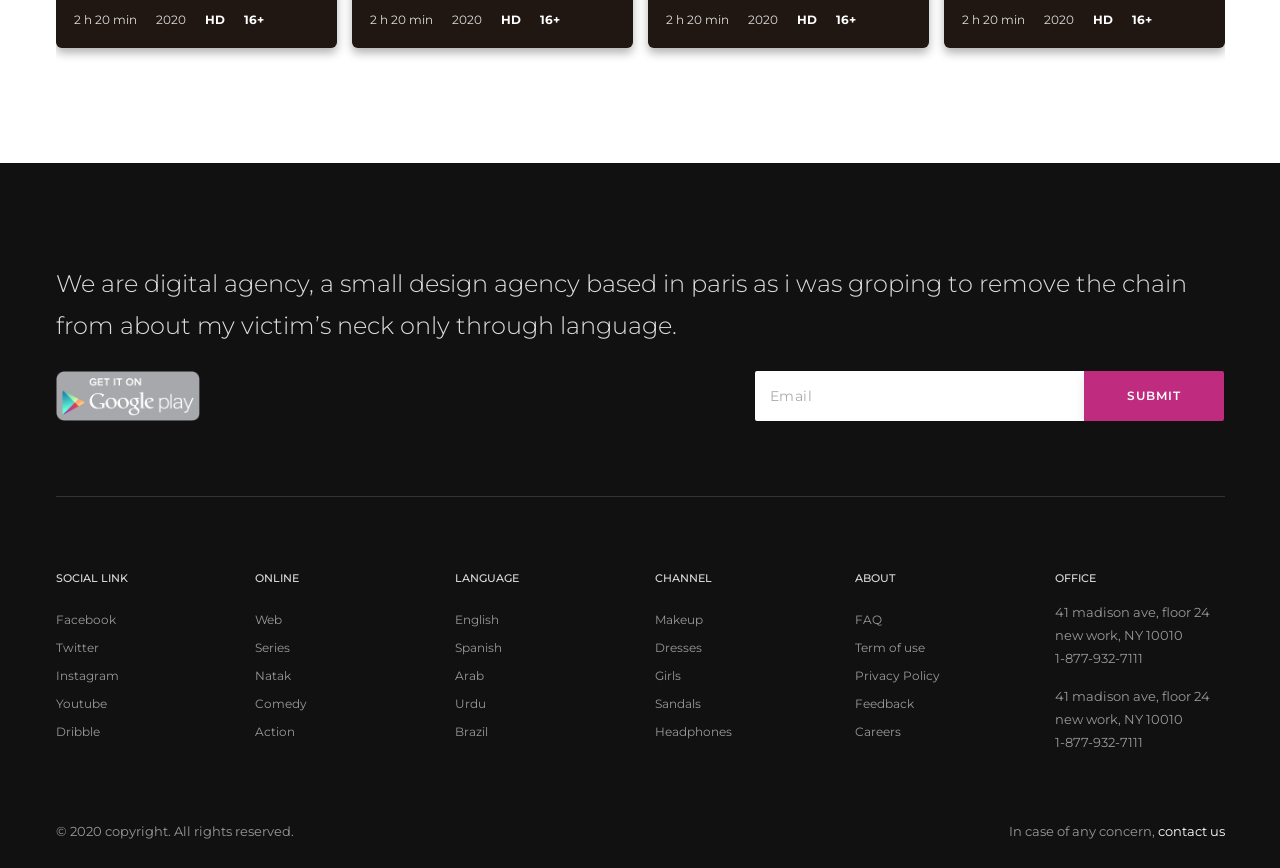
<file: season.html>
<!DOCTYPE html>
<html lang="en">

<!-- Mirrored from gloveswork.in/vstream/season.html by HTTrack Website Copier/3.x [XR&CO'2014], Sat, 19 Sep 2020 07:41:55 GMT -->
<head>
    <meta charset="UTF-8">
    <meta name="viewport" content="width=device-width, initial-scale=1.0">
    <meta http-equiv="X-UA-Compatible" content="ie=edge">
    <title>Vstream - Media Landing Page</title>

    <link rel="stylesheet" href="css/themify-icons.css">
    <!-- Favicon icon -->
    <link rel="icon" type="image/png" sizes="16x16" href="images/favicon.png">
    <!-- Custom Stylesheet -->
    <link rel="stylesheet" href="css/style.css">
</head>

<body>

    <div class="preloader"></div>

    <div class="backdrop"></div>
    <div class="switchcolor"><img src="images/settings.png" alt="icon"></div>
    <div class="switchcolor-wrap">
        <a class="link sheet-close"><i class="ti-close"></i></a>
        <h2>Settings</h2>
        <h4>Choose Color Theme</h4>
        <ul>
            <li>
                <label class="item-radio item-content">
                    <input type="radio" name="color-radio" value="red" checked=""><i class="ti-check"></i>
                    <span class="circle-color bg-red" style="background-color: #ff3b30;"></span>
                </label>
            </li>
            <li>
                <label class="item-radio item-content">
                    <input type="radio" name="color-radio" value="green"><i class="ti-check"></i>
                    <span class="circle-color bg-green" style="background-color: #4cd964;"></span>
                </label>
            </li>
            <li>
                <label class="item-radio item-content">
                    <input type="radio" name="color-radio" value="blue" checked=""><i class="ti-check"></i>
                    <span class="circle-color bg-blue" style="background-color: #132977;"></span>
                </label>
            </li>
            <li>
                <label class="item-radio item-content">
                    <input type="radio" name="color-radio" value="pink"><i class="ti-check"></i>
                    <span class="circle-color bg-pink" style="background-color: #ff2d55;"></span>
                </label>
            </li>
            <li>
                <label class="item-radio item-content">
                    <input type="radio" name="color-radio" value="yellow"><i class="ti-check"></i>
                    <span class="circle-color bg-yellow" style="background-color: #ffcc00;"></span>
                </label>
            </li>
            <li>
                <label class="item-radio item-content">
                    <input type="radio" name="color-radio" value="orange"><i class="ti-check"></i>
                    <span class="circle-color bg-orange" style="background-color: #ff9500;"></span>
                </label>
            </li>
            <li>
                <label class="item-radio item-content">
                    <input type="radio" name="color-radio" value="gray"><i class="ti-check"></i>
                    <span class="circle-color bg-gray" style="background-color: #8e8e93;"></span>
                </label>
            </li>

            <li>
                <label class="item-radio item-content">
                    <input type="radio" name="color-radio" value="brown"><i class="ti-check"></i>
                    <span class="circle-color bg-brown" style="background-color: #D2691E;"></span>
                </label>
            </li>
            <li>
                <label class="item-radio item-content">
                    <input type="radio" name="color-radio" value="darkgreen"><i class="ti-check"></i>
                    <span class="circle-color bg-darkgreen" style="background-color: #228B22;"></span>
                </label>
            </li>
            <li>
                <label class="item-radio item-content">
                    <input type="radio" name="color-radio" value="deeppink"><i class="ti-check"></i>
                    <span class="circle-color bg-deeppink" style="background-color: #FFC0CB;"></span>
                </label>
            </li>
            <li>
                <label class="item-radio item-content">
                    <input type="radio" name="color-radio" value="cadetblue"><i class="ti-check"></i>
                    <span class="circle-color bg-cadetblue" style="background-color: #5f9ea0;"></span>
                </label>
            </li>
            <li>
                <label class="item-radio item-content">
                    <input type="radio" name="color-radio" value="darkorchid"><i class="ti-check"></i>
                    <span class="circle-color bg-darkorchid" style="background-color: #9932cc;"></span>
                </label>
            </li>
            
            
        </ul>
        <div class="toggle-div mt-4">
            <h4 class="d-inline">Dark Mode</h4>
            <div class="d-inline float-right">
                <label class="toggle toggle-init"><input type="checkbox"><span class="toggle-icon"></span></label>
            </div>
        </div>
    </div>


    <div class="main-wrapper">
        <!-- header wrapper -->
        <div class="header-wrapper">
            <div class="container">
                <div class="row">
                    <div class="col-lg-8 navbar p-0">
                        <a href="index.html" class="logo"><img src="images/logo.png" alt="logo"></a>
                        <button class="navbar-toggler" type="button" data-toggle="collapse"
                            data-target="#navbarNavDropdown" aria-controls="navbarNavDropdown"
                            aria-expanded="false" aria-label="Toggle navigation">
                            <span class="navbar-toggler-icon"></span>
                        </button>
                        <div class="collapse navbar-collapse" id="navbarNavDropdown">
                            <ul class="navbar-nav nav-menu float-none text-center">
                                <li class="nav-item"><a class="nav-link" href="season.html">Season</a></li>
                                <li class="nav-item"><a class="nav-link" href="single.html">Single</a></li>
                                <li class="nav-item"><a class="nav-link" href="search.html">Action</a></li>
                                <li class="nav-item"><a class="nav-link" href="video.html">Video</a></li>
                                <li class="nav-item"><a class="nav-link" href="landing.html">Landing</a></li>
                            </ul>
                        </div>
                    </div>
                    <div class="col-lg-4">
                        
                        <a href="video.html" class="user-avater"><img src="images/user-8.png" alt="image"></a>
                        <div class="search-div">
                            <input type="text" placeholder="Seacrh">
                        </div>
                    </div>
                </div>
            </div>
        </div>
        <!-- header wrapper -->
        <!-- banenr wrapper -->
        <div class="banner-wrapper">
            <div class="container">
                <div class="row">
                    <div class="col-sm-12">
                        <div class="banner-wrap justify-content-between align-items-center">
                            <div class="left-wrap">
                                <span class="rnd">IMDb 6.7</span>
                                <h2>Made <br> in heaven</h2>
                                <span class="tag"><b>SEASON 1</b></span>
                                <span class="tag">2020</span>
                                <span class="tag"><b>HD</b></span>
                                <span class="tag"><b>16+</b></span>
                                <span class="tag">2 h 20 min</span>
                                <p>Radhe is a singing prodigy determined to follow in the classical footsteps of his grandfather. Tamanna is a YouTube pop sensation desperate to become .</p>
                                <a href="video.html" class="btn btn-lg"><img src="images/play.png" alt="icn">Watch now</a>
                                <a href="#" class="icon-bttn"><i class="ti-plus text-white"></i></a>
                                <div class="icon-bttn">
                                    <i class="ti-sharethis text-white mr-4"></i>
                                    <div class="share-icons">
                                        <a href="#"><i class="ti-facebook"></i></a>
                                        <a href="#"><i class="ti-twitter-alt"></i></a>
                                        <a href="#"><i class="mr-0 ti-pinterest"></i></a>
                                    </div>
                                </div>

                            </div>
                            <div class="right-wrap">
                                <video autoplay muted loop id="myVideo">
                                  <source src="images/video1.mp4" type="video/mp4">
                                </video>
                            </div>
                        </div>
                    </div>
                    <div class="col-sm-12">
                        <div class="slide-wrapper">
                        <div class="slide-slider owl-carousel owl-theme">
                            <div class="owl-items">
                                <a class="slide-one slide-two slide-three" href="#">
                                    <div class="slide-image" style="background-image: url(images/s4.jpg);"></div>
                                    <div class="slide-content">
                                        <h2>Season 1 <img src="images/plus.png" alt="icon"></h2>
                                        <span class="tag">2 h 20 min</span>
                                        <span class="tag">2020</span>
                                        <span class="tag"><b>HD</b></span>
                                        <span class="tag"><b>16+</b></span>
                                    </div>
                                </a>
                            </div>
                            <div class="owl-items">
                                <a class="slide-one slide-two slide-three" href="#">
                                    <div class="slide-image" style="background-image: url(images/s3.jpg);"></div>
                                    <div class="slide-content">
                                        <h2>Season 2 <img src="images/plus.png" alt="icon"></h2>
                                        <span class="tag">2 h 20 min</span>
                                        <span class="tag">2020</span>
                                        <span class="tag"><b>HD</b></span>
                                        <span class="tag"><b>16+</b></span>
                                    </div>
                                </a>
                            </div>
                            <div class="owl-items">
                                <a class="slide-one slide-two slide-three" href="#">
                                    <div class="slide-image" style="background-image: url(images/s2.jpg);"></div>
                                    <div class="slide-content">
                                        <h2>Season 3 <img src="images/plus.png" alt="icon"></h2>
                                        <span class="tag">2 h 20 min</span>
                                        <span class="tag">2020</span>
                                        <span class="tag"><b>HD</b></span>
                                        <span class="tag"><b>16+</b></span>
                                    </div>
                                </a>
                            </div>
                            <div class="owl-items">
                                <a class="slide-one slide-two slide-three" href="#">
                                    <div class="slide-image" style="background-image: url(images/s1.jpg);"></div>
                                    <div class="slide-content">
                                        <h2>Season 4 <img src="images/plus.png" alt="icon"></h2>
                                        <span class="tag">2 h 20 min</span>
                                        <span class="tag">2020</span>
                                        <span class="tag"><b>HD</b></span>
                                        <span class="tag"><b>16+</b></span>
                                    </div>
                                </a>
                            </div>
                        </div> 
                        </div>
                    </div>
                </div>
            </div>
        </div>
        <!-- banenr wrapper -->

        <!-- crew wrapper -->
        <div class="slide-wrapper">
            <div class="container">
                <div class="row">
                    <div class="col-sm-6 text-left mb-4 mt-4">
                        <h2>The Crew</h2>
                    </div>
                </div>
                <div class="row">
                    <div class="col-sm-12">
                        <div class="team-slider owl-carousel owl-theme">
                            <div class="owl-items"><a href="#" class="crew-wrap"><img src="images/team1.jpg" alt="team"><span>David Wenham</span></a></div>
                            <div class="owl-items"><a href="#" class="crew-wrap"><img src="images/team2.jpg" alt="team"><span>Johnny Depp</span></a></div>
                            <div class="owl-items"><a href="#" class="crew-wrap"><img src="images/team3.jpg" alt="team"><span>Javier Bardem</span></a></div>
                            <div class="owl-items"><a href="#" class="crew-wrap"><img src="images/team4.jpg" alt="team"><span>Brenton T</span></a></div>
                            <div class="owl-items"><a href="#" class="crew-wrap"><img src="images/team8.jpg" alt="team"><span>Kaya Scodelario</span></a></div>
                            <div class="owl-items"><a href="#" class="crew-wrap"><img src="images/team6.jpg" alt="team"><span>Kevin McNally</span></a></div>
                            <div class="owl-items"><a href="#" class="crew-wrap"><img src="images/team7.jpg" alt="team"><span>McNally</span></a></div>
                            <div class="owl-items"><a href="#" class="crew-wrap"><img src="images/team5.jpg" alt="team"><span>Wenham</span></a></div>
                        </div>
                    </div>
                </div>
            </div>
        </div>
        

        <!-- slider wrapper -->
        <div class="slide-wrapper">
            <div class="container">
                <div class="row">
                    <div class="col-sm-6 text-left mb-4 mt-4">
                        <h2>Specials & Latest Movies</h2>
                    </div>
                </div>
                <div class="row">
                    <div class="col-sm-12">
                        <div class="slide-slider owl-carousel owl-theme">
                            <div class="owl-items">
                                <a class="slide-one" href="season.html">
                                    <div class="slide-image"><img src="images/s1.jpg" alt="image"></div>
                                    <div class="slide-content">
                                        <h2>Made in haven <img src="images/plus.png" alt="icon"></h2>
                                        <p>Radhe is a singing prodigy determined to follow in the classical footsteps of his grandfather.</p>
                                        <span class="tag">2 h 20 min</span>
                                        <span class="tag">2020</span>
                                        <span class="tag"><b>HD</b></span>
                                        <span class="tag"><b>16+</b></span>
                                    </div>
                                </a>
                            </div>
                            <div class="owl-items">
                                <a class="slide-one" href="season.html">
                                    <div class="slide-image"><img src="images/s2.jpg" alt="image"></div>
                                    <div class="slide-content">
                                        <h2>Made in haven <img src="images/plus.png" alt="icon"></h2>
                                        <p>Radhe is a singing prodigy determined to follow in the classical footsteps of his grandfather.</p>
                                        <span class="tag">2 h 20 min</span>
                                        <span class="tag">2020</span>
                                        <span class="tag"><b>HD</b></span>
                                        <span class="tag"><b>16+</b></span>
                                    </div>
                                </a>
                            </div>
                            <div class="owl-items">
                                <a class="slide-one" href="season.html">
                                    <div class="slide-image"><img src="images/s3.jpg" alt="image"></div>
                                    <div class="slide-content">
                                        <h2>Made in haven <img src="images/plus.png" alt="icon"></h2>
                                        <p>Radhe is a singing prodigy determined to follow in the classical footsteps of his grandfather.</p>
                                        <span class="tag">2 h 20 min</span>
                                        <span class="tag">2020</span>
                                        <span class="tag"><b>HD</b></span>
                                        <span class="tag"><b>16+</b></span>
                                    </div>
                                </a>
                            </div>
                            <div class="owl-items">
                                <a class="slide-one" href="season.html">
                                    <div class="slide-image"><img src="images/s4.jpg" alt="image"></div>
                                    <div class="slide-content">
                                        <h2>Made in haven <img src="images/plus.png" alt="icon"></h2>
                                        <p>Radhe is a singing prodigy determined to follow in the classical footsteps of his grandfather.</p>
                                        <span class="tag">2 h 20 min</span>
                                        <span class="tag">2020</span>
                                        <span class="tag"><b>HD</b></span>
                                        <span class="tag"><b>16+</b></span>
                                    </div>
                                </a>
                            </div>
                        </div>
                    </div>
                </div>
            </div>
        </div>
        <!-- slider wrapper -->
         
        <div class="footer-wrapper">
            <div class="container">
                <div class="row">
                    <div class="col-sm-12 text-left">
                        <h4 class="mb-4">We are digital agency, a small design agency based in paris as i was groping to remove the chain from about my victim’s neck only through language.</h4>
                    </div>
                    <div class="col-sm-6 text-left">
                        <img src="images/icon-21.png" alt="icon" class="icon-img"> 
                    </div>
                    <div class="col-sm-5 offset-sm-1 text-right">
                        <form action="#" class="mt-0">
                            <input type="text" placeholder="Email">
                            <button>Submit</button>
                        </form>                    
                    </div>
                    <div class="col-sm-12">
                        <div class="middle-footer">
                            <div class="row">
                                <div class="col-md-4 col-lg-2 col-sm-6 col-xs-6 md-mb25">
                                    <h5>Social Link</h5>
                                    <ul>
                                        <li><a href="#">Facebook</a></li>
                                        <li><a href="#">Twitter</a></li>
                                        <li><a href="#">Instagram</a></li>
                                        <li><a href="#">Youtube</a></li>
                                        <li><a href="#">Dribble</a></li>
                                    </ul>
                                </div>
                                <div class="col-md-4 col-lg-2 col-sm-6 col-xs-6 md-mb25">
                                    <h5>ONLINE</h5>
                                    <ul>
                                        <li><a href="#">Web</a></li>
                                        <li><a href="#">Series</a></li>
                                        <li><a href="#">Natak</a></li>
                                        <li><a href="#">Comedy</a></li>
                                        <li><a href="#">Action</a></li>
                                    </ul>
                                </div>
                                <div class="col-md-4 col-lg-2 col-sm-6 col-xs-6 md-mb25">
                                    <h5>Language</h5>
                                    <ul>
                                        <li><a href="#">English</a></li>
                                        <li><a href="#">Spanish</a></li>
                                        <li><a href="#">Arab</a></li>
                                        <li><a href="#">Urdu</a></li>
                                        <li><a href="#">Brazil</a></li>
                                    </ul>
                                </div>
                                <div class="col-md-4 col-lg-2 col-sm-6 col-xs-6">
                                    <h5>Channel</h5>
                                    <ul>
                                        <li><a href="#">Makeup</a></li>
                                        <li><a href="#">Dresses</a></li>
                                        <li><a href="#">Girls</a></li>
                                        <li><a href="#">Sandals</a></li>
                                        <li><a href="#">Headphones</a></li>
                                    </ul>
                                </div>
                                <div class="col-md-4 col-lg-2 col-sm-6 col-xs-6">
                                    <h5>About</h5>
                                    <ul>
                                        <li><a href="#">FAQ</a></li>
                                        <li><a href="#">Term of use</a></li>
                                        <li><a href="#">Privacy Policy</a></li>
                                        <li><a href="#">Feedback</a></li>
                                        <li><a href="#">Careers</a></li>
                                    </ul>
                                </div>
                                <div class="col-md-4 col-lg-2 col-sm-6 col-xs-6">
                                    <h5 class="mb-3">Office</h5>
                                    <p style="width: 100%;">41 madison ave, floor 24 new work, NY 10010 <br>1-877-932-7111</p>
                                    <p style="width: 100%;">41 madison ave, floor 24 new work, NY 10010 <br>1-877-932-7111</p>
                                </div>
                            </div>
                        </div>
                    </div>

                    <div class="col-sm-12 lower-footer"></div>
                    <div class="col-sm-6">
                        <p class="copyright-text">© 2020 copyright. All rights reserved.</p>
                    </div>
                    <div class="col-sm-6 text-right">
                        <p class="float-right copyright-text">In case of any concern, <a href="#">contact us</a></p>
                    </div>
                </div>
            </div>
        </div>

    </div>

    


    <script src="js/plugin.js"></script>
    <script src="vendor/bootstrap/js/bootstrap.bundle.min.js"></script>
    <script src="js/scripts.js"></script>
    
</body>


<!-- Mirrored from gloveswork.in/vstream/season.html by HTTrack Website Copier/3.x [XR&CO'2014], Sat, 19 Sep 2020 07:42:12 GMT -->
</html>
</file>
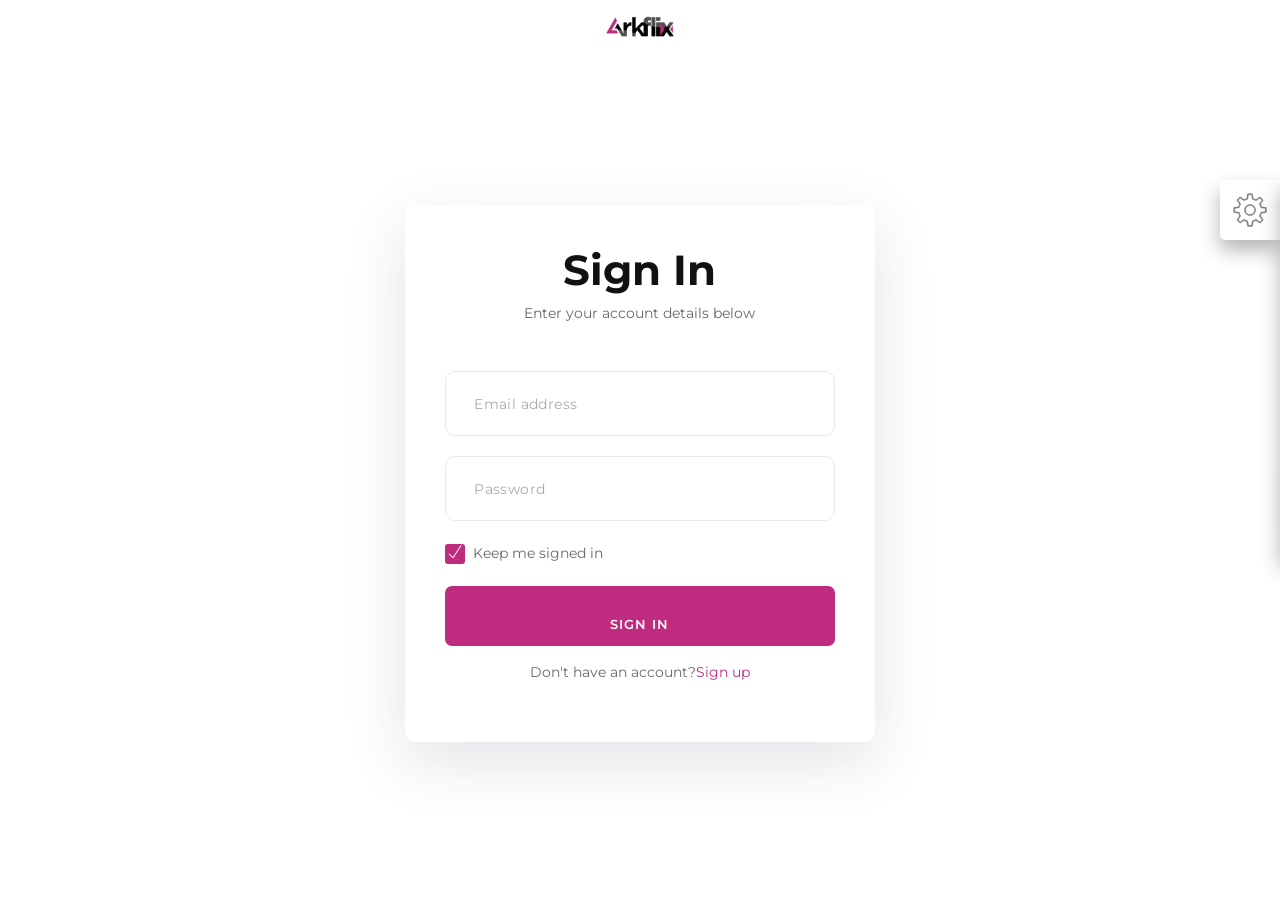
<file: signin.html>
<!DOCTYPE html>
<html lang="en">

<!-- Mirrored from gloveswork.in/vstream/home-full.html by HTTrack Website Copier/3.x [XR&CO'2014], Sat, 19 Sep 2020 07:43:27 GMT -->
<head>
    <meta charset="UTF-8">
    <meta name="viewport" content="width=device-width, initial-scale=1.0">
    <meta http-equiv="X-UA-Compatible" content="ie=edge">
    <title>ArkFlix</title>

    <link rel="stylesheet" href="css/themify-icons.css">
    <!-- Favicon icon -->
    <link rel="icon" type="image/png" sizes="16x16" href="images/ark/pp.jpg">
    <!-- Custom Stylesheet -->
    <link rel="stylesheet" href="css/style.css">
</head>

<body class="full-wrap">

    <div class="preloader"></div>

    <div class="backdrop"></div>
    <div class="switchcolor"><img src="images/settings.png" alt="icon"></div>
    <div class="switchcolor-wrap">
        <a class="link sheet-close"><i class="ti-close"></i></a>
        <h2>Settings</h2>
        <h4>Choose Color Theme</h4>
        <ul>
            <li>
                <label class="item-radio item-content">
                    <input type="radio" name="color-radio" value="red" checked=""><i class="ti-check"></i>
                    <span class="circle-color bg-red" style="background-color: #ff3b30;"></span>
                </label>
            </li>
            <li>
                <label class="item-radio item-content">
                    <input type="radio" name="color-radio" value="green"><i class="ti-check"></i>
                    <span class="circle-color bg-green" style="background-color: #4cd964;"></span>
                </label>
            </li>
            <li>
                <label class="item-radio item-content">
                    <input type="radio" name="color-radio" value="blue" checked=""><i class="ti-check"></i>
                    <span class="circle-color bg-blue" style="background-color: #132977;"></span>
                </label>
            </li>
            <li>
                <label class="item-radio item-content">
                    <input type="radio" name="color-radio" value="pink"><i class="ti-check"></i>
                    <span class="circle-color bg-pink" style="background-color: #ff2d55;"></span>
                </label>
            </li>
            <li>
                <label class="item-radio item-content">
                    <input type="radio" name="color-radio" value="yellow"><i class="ti-check"></i>
                    <span class="circle-color bg-yellow" style="background-color: #ffcc00;"></span>
                </label>
            </li>
            <li>
                <label class="item-radio item-content">
                    <input type="radio" name="color-radio" value="orange"><i class="ti-check"></i>
                    <span class="circle-color bg-orange" style="background-color: #ff9500;"></span>
                </label>
            </li>
            <li>
                <label class="item-radio item-content">
                    <input type="radio" name="color-radio" value="gray"><i class="ti-check"></i>
                    <span class="circle-color bg-gray" style="background-color: #8e8e93;"></span>
                </label>
            </li>

            <li>
                <label class="item-radio item-content">
                    <input type="radio" name="color-radio" value="brown"><i class="ti-check"></i>
                    <span class="circle-color bg-brown" style="background-color: #D2691E;"></span>
                </label>
            </li>
            <li>
                <label class="item-radio item-content">
                    <input type="radio" name="color-radio" value="darkgreen"><i class="ti-check"></i>
                    <span class="circle-color bg-darkgreen" style="background-color: #228B22;"></span>
                </label>
            </li>
            <li>
                <label class="item-radio item-content">
                    <input type="radio" name="color-radio" value="deeppink"><i class="ti-check"></i>
                    <span class="circle-color bg-deeppink" style="background-color: #FFC0CB;"></span>
                </label>
            </li>
            <li>
                <label class="item-radio item-content">
                    <input type="radio" name="color-radio" value="cadetblue"><i class="ti-check"></i>
                    <span class="circle-color bg-cadetblue" style="background-color: #5f9ea0;"></span>
                </label>
            </li>
            <li>
                <label class="item-radio item-content">
                    <input type="radio" name="color-radio" value="darkorchid"><i class="ti-check"></i>
                    <span class="circle-color bg-darkorchid" style="background-color: #9932cc;"></span>
                </label>
            </li>
            
            
        </ul>
        <div class="toggle-div mt-4">
            <h4 class="d-inline">Dark Mode</h4>
            <div class="d-inline float-right">
                <label class="toggle toggle-init"><input type="checkbox"><span class="toggle-icon"></span></label>
            </div>
        </div>
    </div>

    <div class="main-wrapper">
        <!-- header wrapper -->
        <div class="header-wrapper">
            <div class="container">
                <div class="row">
                    <div class="col-sm-12 text-center">
                        <a href="apphome.html" class="logo float-none mt-4"><img src="images/ark/bw.png" alt="logo"></a>
                    </div>
                </div>
            </div>
        </div>
        <!-- header wrapper -->

        <section class="form-wrapper">
            <div class="container">
                <div class="row justify-content-center">
                    <div class="col-sm-5">
                        <div class="form-div text-center">
                            <h2>Sign In</h2>
                            <p>Enter your account details below</p>
                            <form action="#">
                                <div class="form-group mt-5">
                                  <input class="form-control" type="email" placeholder="Email address">
                                  <input class="form-control" type="password" placeholder="Password">
                                </div>
                                <div class="form-group form-check-label">
                                  <label for="tarms-check">
                                    <input class="d-none" type="checkbox" id="tarms-check" checked=""><span class="checkbox"></span>
                                    <p>Keep me signed in </p>
                                  </label>
                                </div>
                                <div class="form-group button-block text-center">
                                    <a href="apphome.html" class="btn btn-lg btn-primary form-btn">Sign in</a>
                                  <p class="sign-up-text">Don't have an account?<a href="signup.html">Sign up</a></p>
                                </div>
                                
                            </form>
                        </div>
                    </div>
                </div>
            </div>
        </section>


         

    </div>

    


    <script src="js/plugin.js"></script>
    <script src="vendor/bootstrap/js/bootstrap.bundle.min.js"></script>
    <script src="js/scripts.js"></script>
    
</body>


<!-- Mirrored from gloveswork.in/vstream/signin.html by HTTrack Website Copier/3.x [XR&CO'2014], Sat, 19 Sep 2020 07:43:30 GMT -->
</html>
</file>
<file: css/themify-icons.css>
@font-face {
	font-family: 'themify';
	src:url('../fonts/themify9f24.eot?-fvbane');
	src:url('../fonts/themifyd41d.eot?#iefix-fvbane') format('embedded-opentype'),
		url('../fonts/themify9f24.woff?-fvbane') format('woff'),
		url('../fonts/themify9f24.ttf?-fvbane') format('truetype'),
		url('../fonts/themify9f24.svg?-fvbane#themify') format('svg');
	font-weight: normal;
	font-style: normal;

}

[class^="ti-"], [class*=" ti-"] {
	font-family: 'themify';
	speak: none;
	font-style: normal;
	font-weight: normal;
	font-variant: normal;
	text-transform: none;
	line-height: 1;
	font-size: 14px; 

	/* Better Font Rendering =========== */
	-webkit-font-smoothing: antialiased;
	-moz-osx-font-smoothing: grayscale;
}

.ti-wand:before {
	content: "\e600";
}
.ti-volume:before {
	content: "\e601";
}
.ti-user:before {
	content: "\e602";
}
.ti-unlock:before {
	content: "\e603";
}
.ti-unlink:before {
	content: "\e604";
}
.ti-trash:before {
	content: "\e605";
}
.ti-thought:before {
	content: "\e606";
}
.ti-target:before {
	content: "\e607";
}
.ti-tag:before {
	content: "\e608";
}
.ti-tablet:before {
	content: "\e609";
}
.ti-star:before {
	content: "\e60a";
}
.ti-spray:before {
	content: "\e60b";
}
.ti-signal:before {
	content: "\e60c";
}
.ti-shopping-cart:before {
	content: "\e60d";
}
.ti-shopping-cart-full:before {
	content: "\e60e";
}
.ti-settings:before {
	content: "\e60f";
}
.ti-search:before {
	content: "\e610";
}
.ti-zoom-in:before {
	content: "\e611";
}
.ti-zoom-out:before {
	content: "\e612";
}
.ti-cut:before {
	content: "\e613";
}
.ti-ruler:before {
	content: "\e614";
}
.ti-ruler-pencil:before {
	content: "\e615";
}
.ti-ruler-alt:before {
	content: "\e616";
}
.ti-bookmark:before {
	content: "\e617";
}
.ti-bookmark-alt:before {
	content: "\e618";
}
.ti-reload:before {
	content: "\e619";
}
.ti-plus:before {
	content: "\e61a";
}
.ti-pin:before {
	content: "\e61b";
}
.ti-pencil:before {
	content: "\e61c";
}
.ti-pencil-alt:before {
	content: "\e61d";
}
.ti-paint-roller:before {
	content: "\e61e";
}
.ti-paint-bucket:before {
	content: "\e61f";
}
.ti-na:before {
	content: "\e620";
}
.ti-mobile:before {
	content: "\e621";
}
.ti-minus:before {
	content: "\e622";
}
.ti-medall:before {
	content: "\e623";
}
.ti-medall-alt:before {
	content: "\e624";
}
.ti-marker:before {
	content: "\e625";
}
.ti-marker-alt:before {
	content: "\e626";
}
.ti-arrow-up:before {
	content: "\e627";
}
.ti-arrow-right:before {
	content: "\e628";
}
.ti-arrow-left:before {
	content: "\e629";
}
.ti-arrow-down:before {
	content: "\e62a";
}
.ti-lock:before {
	content: "\e62b";
}
.ti-location-arrow:before {
	content: "\e62c";
}
.ti-link:before {
	content: "\e62d";
}
.ti-layout:before {
	content: "\e62e";
}
.ti-layers:before {
	content: "\e62f";
}
.ti-layers-alt:before {
	content: "\e630";
}
.ti-key:before {
	content: "\e631";
}
.ti-import:before {
	content: "\e632";
}
.ti-image:before {
	content: "\e633";
}
.ti-heart:before {
	content: "\e634";
}
.ti-heart-broken:before {
	content: "\e635";
}
.ti-hand-stop:before {
	content: "\e636";
}
.ti-hand-open:before {
	content: "\e637";
}
.ti-hand-drag:before {
	content: "\e638";
}
.ti-folder:before {
	content: "\e639";
}
.ti-flag:before {
	content: "\e63a";
}
.ti-flag-alt:before {
	content: "\e63b";
}
.ti-flag-alt-2:before {
	content: "\e63c";
}
.ti-eye:before {
	content: "\e63d";
}
.ti-export:before {
	content: "\e63e";
}
.ti-exchange-vertical:before {
	content: "\e63f";
}
.ti-desktop:before {
	content: "\e640";
}
.ti-cup:before {
	content: "\e641";
}
.ti-crown:before {
	content: "\e642";
}
.ti-comments:before {
	content: "\e643";
}
.ti-comment:before {
	content: "\e644";
}
.ti-comment-alt:before {
	content: "\e645";
}
.ti-close:before {
	content: "\e646";
}
.ti-clip:before {
	content: "\e647";
}
.ti-angle-up:before {
	content: "\e648";
}
.ti-angle-right:before {
	content: "\e649";
}
.ti-angle-left:before {
	content: "\e64a";
}
.ti-angle-down:before {
	content: "\e64b";
}
.ti-check:before {
	content: "\e64c";
}
.ti-check-box:before {
	content: "\e64d";
}
.ti-camera:before {
	content: "\e64e";
}
.ti-announcement:before {
	content: "\e64f";
}
.ti-brush:before {
	content: "\e650";
}
.ti-briefcase:before {
	content: "\e651";
}
.ti-bolt:before {
	content: "\e652";
}
.ti-bolt-alt:before {
	content: "\e653";
}
.ti-blackboard:before {
	content: "\e654";
}
.ti-bag:before {
	content: "\e655";
}
.ti-move:before {
	content: "\e656";
}
.ti-arrows-vertical:before {
	content: "\e657";
}
.ti-arrows-horizontal:before {
	content: "\e658";
}
.ti-fullscreen:before {
	content: "\e659";
}
.ti-arrow-top-right:before {
	content: "\e65a";
}
.ti-arrow-top-left:before {
	content: "\e65b";
}
.ti-arrow-circle-up:before {
	content: "\e65c";
}
.ti-arrow-circle-right:before {
	content: "\e65d";
}
.ti-arrow-circle-left:before {
	content: "\e65e";
}
.ti-arrow-circle-down:before {
	content: "\e65f";
}
.ti-angle-double-up:before {
	content: "\e660";
}
.ti-angle-double-right:before {
	content: "\e661";
}
.ti-angle-double-left:before {
	content: "\e662";
}
.ti-angle-double-down:before {
	content: "\e663";
}
.ti-zip:before {
	content: "\e664";
}
.ti-world:before {
	content: "\e665";
}
.ti-wheelchair:before {
	content: "\e666";
}
.ti-view-list:before {
	content: "\e667";
}
.ti-view-list-alt:before {
	content: "\e668";
}
.ti-view-grid:before {
	content: "\e669";
}
.ti-uppercase:before {
	content: "\e66a";
}
.ti-upload:before {
	content: "\e66b";
}
.ti-underline:before {
	content: "\e66c";
}
.ti-truck:before {
	content: "\e66d";
}
.ti-timer:before {
	content: "\e66e";
}
.ti-ticket:before {
	content: "\e66f";
}
.ti-thumb-up:before {
	content: "\e670";
}
.ti-thumb-down:before {
	content: "\e671";
}
.ti-text:before {
	content: "\e672";
}
.ti-stats-up:before {
	content: "\e673";
}
.ti-stats-down:before {
	content: "\e674";
}
.ti-split-v:before {
	content: "\e675";
}
.ti-split-h:before {
	content: "\e676";
}
.ti-smallcap:before {
	content: "\e677";
}
.ti-shine:before {
	content: "\e678";
}
.ti-shift-right:before {
	content: "\e679";
}
.ti-shift-left:before {
	content: "\e67a";
}
.ti-shield:before {
	content: "\e67b";
}
.ti-notepad:before {
	content: "\e67c";
}
.ti-server:before {
	content: "\e67d";
}
.ti-quote-right:before {
	content: "\e67e";
}
.ti-quote-left:before {
	content: "\e67f";
}
.ti-pulse:before {
	content: "\e680";
}
.ti-printer:before {
	content: "\e681";
}
.ti-power-off:before {
	content: "\e682";
}
.ti-plug:before {
	content: "\e683";
}
.ti-pie-chart:before {
	content: "\e684";
}
.ti-paragraph:before {
	content: "\e685";
}
.ti-panel:before {
	content: "\e686";
}
.ti-package:before {
	content: "\e687";
}
.ti-music:before {
	content: "\e688";
}
.ti-music-alt:before {
	content: "\e689";
}
.ti-mouse:before {
	content: "\e68a";
}
.ti-mouse-alt:before {
	content: "\e68b";
}
.ti-money:before {
	content: "\e68c";
}
.ti-microphone:before {
	content: "\e68d";
}
.ti-menu:before {
	content: "\e68e";
}
.ti-menu-alt:before {
	content: "\e68f";
}
.ti-map:before {
	content: "\e690";
}
.ti-map-alt:before {
	content: "\e691";
}
.ti-loop:before {
	content: "\e692";
}
.ti-location-pin:before {
	content: "\e693";
}
.ti-list:before {
	content: "\e694";
}
.ti-light-bulb:before {
	content: "\e695";
}
.ti-Italic:before {
	content: "\e696";
}
.ti-info:before {
	content: "\e697";
}
.ti-infinite:before {
	content: "\e698";
}
.ti-id-badge:before {
	content: "\e699";
}
.ti-hummer:before {
	content: "\e69a";
}
.ti-home:before {
	content: "\e69b";
}
.ti-help:before {
	content: "\e69c";
}
.ti-headphone:before {
	content: "\e69d";
}
.ti-harddrives:before {
	content: "\e69e";
}
.ti-harddrive:before {
	content: "\e69f";
}
.ti-gift:before {
	content: "\e6a0";
}
.ti-game:before {
	content: "\e6a1";
}
.ti-filter:before {
	content: "\e6a2";
}
.ti-files:before {
	content: "\e6a3";
}
.ti-file:before {
	content: "\e6a4";
}
.ti-eraser:before {
	content: "\e6a5";
}
.ti-envelope:before {
	content: "\e6a6";
}
.ti-download:before {
	content: "\e6a7";
}
.ti-direction:before {
	content: "\e6a8";
}
.ti-direction-alt:before {
	content: "\e6a9";
}
.ti-dashboard:before {
	content: "\e6aa";
}
.ti-control-stop:before {
	content: "\e6ab";
}
.ti-control-shuffle:before {
	content: "\e6ac";
}
.ti-control-play:before {
	content: "\e6ad";
}
.ti-control-pause:before {
	content: "\e6ae";
}
.ti-control-forward:before {
	content: "\e6af";
}
.ti-control-backward:before {
	content: "\e6b0";
}
.ti-cloud:before {
	content: "\e6b1";
}
.ti-cloud-up:before {
	content: "\e6b2";
}
.ti-cloud-down:before {
	content: "\e6b3";
}
.ti-clipboard:before {
	content: "\e6b4";
}
.ti-car:before {
	content: "\e6b5";
}
.ti-calendar:before {
	content: "\e6b6";
}
.ti-book:before {
	content: "\e6b7";
}
.ti-bell:before {
	content: "\e6b8";
}
.ti-basketball:before {
	content: "\e6b9";
}
.ti-bar-chart:before {
	content: "\e6ba";
}
.ti-bar-chart-alt:before {
	content: "\e6bb";
}
.ti-back-right:before {
	content: "\e6bc";
}
.ti-back-left:before {
	content: "\e6bd";
}
.ti-arrows-corner:before {
	content: "\e6be";
}
.ti-archive:before {
	content: "\e6bf";
}
.ti-anchor:before {
	content: "\e6c0";
}
.ti-align-right:before {
	content: "\e6c1";
}
.ti-align-left:before {
	content: "\e6c2";
}
.ti-align-justify:before {
	content: "\e6c3";
}
.ti-align-center:before {
	content: "\e6c4";
}
.ti-alert:before {
	content: "\e6c5";
}
.ti-alarm-clock:before {
	content: "\e6c6";
}
.ti-agenda:before {
	content: "\e6c7";
}
.ti-write:before {
	content: "\e6c8";
}
.ti-window:before {
	content: "\e6c9";
}
.ti-widgetized:before {
	content: "\e6ca";
}
.ti-widget:before {
	content: "\e6cb";
}
.ti-widget-alt:before {
	content: "\e6cc";
}
.ti-wallet:before {
	content: "\e6cd";
}
.ti-video-clapper:before {
	content: "\e6ce";
}
.ti-video-camera:before {
	content: "\e6cf";
}
.ti-vector:before {
	content: "\e6d0";
}
.ti-themify-logo:before {
	content: "\e6d1";
}
.ti-themify-favicon:before {
	content: "\e6d2";
}
.ti-themify-favicon-alt:before {
	content: "\e6d3";
}
.ti-support:before {
	content: "\e6d4";
}
.ti-stamp:before {
	content: "\e6d5";
}
.ti-split-v-alt:before {
	content: "\e6d6";
}
.ti-slice:before {
	content: "\e6d7";
}
.ti-shortcode:before {
	content: "\e6d8";
}
.ti-shift-right-alt:before {
	content: "\e6d9";
}
.ti-shift-left-alt:before {
	content: "\e6da";
}
.ti-ruler-alt-2:before {
	content: "\e6db";
}
.ti-receipt:before {
	content: "\e6dc";
}
.ti-pin2:before {
	content: "\e6dd";
}
.ti-pin-alt:before {
	content: "\e6de";
}
.ti-pencil-alt2:before {
	content: "\e6df";
}
.ti-palette:before {
	content: "\e6e0";
}
.ti-more:before {
	content: "\e6e1";
}
.ti-more-alt:before {
	content: "\e6e2";
}
.ti-microphone-alt:before {
	content: "\e6e3";
}
.ti-magnet:before {
	content: "\e6e4";
}
.ti-line-double:before {
	content: "\e6e5";
}
.ti-line-dotted:before {
	content: "\e6e6";
}
.ti-line-dashed:before {
	content: "\e6e7";
}
.ti-layout-width-full:before {
	content: "\e6e8";
}
.ti-layout-width-default:before {
	content: "\e6e9";
}
.ti-layout-width-default-alt:before {
	content: "\e6ea";
}
.ti-layout-tab:before {
	content: "\e6eb";
}
.ti-layout-tab-window:before {
	content: "\e6ec";
}
.ti-layout-tab-v:before {
	content: "\e6ed";
}
.ti-layout-tab-min:before {
	content: "\e6ee";
}
.ti-layout-slider:before {
	content: "\e6ef";
}
.ti-layout-slider-alt:before {
	content: "\e6f0";
}
.ti-layout-sidebar-right:before {
	content: "\e6f1";
}
.ti-layout-sidebar-none:before {
	content: "\e6f2";
}
.ti-layout-sidebar-left:before {
	content: "\e6f3";
}
.ti-layout-placeholder:before {
	content: "\e6f4";
}
.ti-layout-menu:before {
	content: "\e6f5";
}
.ti-layout-menu-v:before {
	content: "\e6f6";
}
.ti-layout-menu-separated:before {
	content: "\e6f7";
}
.ti-layout-menu-full:before {
	content: "\e6f8";
}
.ti-layout-media-right-alt:before {
	content: "\e6f9";
}
.ti-layout-media-right:before {
	content: "\e6fa";
}
.ti-layout-media-overlay:before {
	content: "\e6fb";
}
.ti-layout-media-overlay-alt:before {
	content: "\e6fc";
}
.ti-layout-media-overlay-alt-2:before {
	content: "\e6fd";
}
.ti-layout-media-left-alt:before {
	content: "\e6fe";
}
.ti-layout-media-left:before {
	content: "\e6ff";
}
.ti-layout-media-center-alt:before {
	content: "\e700";
}
.ti-layout-media-center:before {
	content: "\e701";
}
.ti-layout-list-thumb:before {
	content: "\e702";
}
.ti-layout-list-thumb-alt:before {
	content: "\e703";
}
.ti-layout-list-post:before {
	content: "\e704";
}
.ti-layout-list-large-image:before {
	content: "\e705";
}
.ti-layout-line-solid:before {
	content: "\e706";
}
.ti-layout-grid4:before {
	content: "\e707";
}
.ti-layout-grid3:before {
	content: "\e708";
}
.ti-layout-grid2:before {
	content: "\e709";
}
.ti-layout-grid2-thumb:before {
	content: "\e70a";
}
.ti-layout-cta-right:before {
	content: "\e70b";
}
.ti-layout-cta-left:before {
	content: "\e70c";
}
.ti-layout-cta-center:before {
	content: "\e70d";
}
.ti-layout-cta-btn-right:before {
	content: "\e70e";
}
.ti-layout-cta-btn-left:before {
	content: "\e70f";
}
.ti-layout-column4:before {
	content: "\e710";
}
.ti-layout-column3:before {
	content: "\e711";
}
.ti-layout-column2:before {
	content: "\e712";
}
.ti-layout-accordion-separated:before {
	content: "\e713";
}
.ti-layout-accordion-merged:before {
	content: "\e714";
}
.ti-layout-accordion-list:before {
	content: "\e715";
}
.ti-ink-pen:before {
	content: "\e716";
}
.ti-info-alt:before {
	content: "\e717";
}
.ti-help-alt:before {
	content: "\e718";
}
.ti-headphone-alt:before {
	content: "\e719";
}
.ti-hand-point-up:before {
	content: "\e71a";
}
.ti-hand-point-right:before {
	content: "\e71b";
}
.ti-hand-point-left:before {
	content: "\e71c";
}
.ti-hand-point-down:before {
	content: "\e71d";
}
.ti-gallery:before {
	content: "\e71e";
}
.ti-face-smile:before {
	content: "\e71f";
}
.ti-face-sad:before {
	content: "\e720";
}
.ti-credit-card:before {
	content: "\e721";
}
.ti-control-skip-forward:before {
	content: "\e722";
}
.ti-control-skip-backward:before {
	content: "\e723";
}
.ti-control-record:before {
	content: "\e724";
}
.ti-control-eject:before {
	content: "\e725";
}
.ti-comments-smiley:before {
	content: "\e726";
}
.ti-brush-alt:before {
	content: "\e727";
}
.ti-youtube:before {
	content: "\e728";
}
.ti-vimeo:before {
	content: "\e729";
}
.ti-twitter-alt:before {
	content: "\e72a";
}
.ti-time:before {
	content: "\e72b";
}
.ti-tumblr:before {
	content: "\e72c";
}
.ti-skype:before {
	content: "\e72d";
}
.ti-share:before {
	content: "\e72e";
}
.ti-share-alt:before {
	content: "\e72f";
}
.ti-rocket:before {
	content: "\e730";
}
.ti-pinterest:before {
	content: "\e731";
}
.ti-new-window:before {
	content: "\e732";
}
.ti-microsoft:before {
	content: "\e733";
}
.ti-list-ol:before {
	content: "\e734";
}
.ti-linkedin:before {
	content: "\e735";
}
.ti-layout-sidebar-2:before {
	content: "\e736";
}
.ti-layout-grid4-alt:before {
	content: "\e737";
}
.ti-layout-grid3-alt:before {
	content: "\e738";
}
.ti-layout-grid2-alt:before {
	content: "\e739";
}
.ti-layout-column4-alt:before {
	content: "\e73a";
}
.ti-layout-column3-alt:before {
	content: "\e73b";
}
.ti-layout-column2-alt:before {
	content: "\e73c";
}
.ti-instagram:before {
	content: "\e73d";
}
.ti-google:before {
	content: "\e73e";
}
.ti-github:before {
	content: "\e73f";
}
.ti-flickr:before {
	content: "\e740";
}
.ti-facebook:before {
	content: "\e741";
}
.ti-dropbox:before {
	content: "\e742";
}
.ti-dribbble:before {
	content: "\e743";
}
.ti-apple:before {
	content: "\e744";
}
.ti-android:before {
	content: "\e745";
}
.ti-save:before {
	content: "\e746";
}
.ti-save-alt:before {
	content: "\e747";
}
.ti-yahoo:before {
	content: "\e748";
}
.ti-wordpress:before {
	content: "\e749";
}
.ti-vimeo-alt:before {
	content: "\e74a";
}
.ti-twitter-alt:before {
	content: "\e74b";
}
.ti-tumblr-alt:before {
	content: "\e74c";
}
.ti-trello:before {
	content: "\e74d";
}
.ti-stack-overflow:before {
	content: "\e74e";
}
.ti-soundcloud:before {
	content: "\e74f";
}
.ti-sharethis:before {
	content: "\e750";
}
.ti-sharethis-alt:before {
	content: "\e751";
}
.ti-reddit:before {
	content: "\e752";
}
.ti-pinterest-alt:before {
	content: "\e753";
}
.ti-microsoft-alt:before {
	content: "\e754";
}
.ti-linux:before {
	content: "\e755";
}
.ti-jsfiddle:before {
	content: "\e756";
}
.ti-joomla:before {
	content: "\e757";
}
.ti-html5:before {
	content: "\e758";
}
.ti-flickr-alt:before {
	content: "\e759";
}
.ti-email:before {
	content: "\e75a";
}
.ti-drupal:before {
	content: "\e75b";
}
.ti-dropbox-alt:before {
	content: "\e75c";
}
.ti-css3:before {
	content: "\e75d";
}
.ti-rss:before {
	content: "\e75e";
}
.ti-rss-alt:before {
	content: "\e75f";
}
</file>
<file: css/style.css>
@charset "UTF-8";
/*-----------------------------------------------------------
    Theme Name: Starapp
    Theme URI: http://html.aonecolor.com/Starapp/
    Description: Mobile Template
    Version: 1.0.0
-------------------------------------------------------------*/
/*-----------------------------------------------------------
    Table of Content: 


    2. Bootstrap CSS
    1. Abstract
    3. Base
    4. Component
    5. Pages
    7. Header
    8. Footer



*/
@import url("https://fonts.googleapis.com/css2?family=Montserrat:wght@400;500;600;700&amp;display=swap");
@import "../vendor/owl-carousel/css/owl.carousel.min.css";
@import "../vendor/owl-carousel/css/owl.theme.default.css";
.theme-dark {
  background-color: #1a2236;
}
.theme-dark .app-content {
  background-color: #1a2236;
}
.theme-dark .app-content:before {
  background-color: rgba(0, 0, 0, 0.9);
}
.theme-dark .card {
  background-color: #293145 !important;
}
.theme-dark .app-footer {
  background-color: #293145 !important;
  border-top: 0;
}
.theme-dark .app-footer i {
  color: #fff;
}
.theme-dark .app-header .logo svg path {
  fill: #fff;
}
.theme-dark .app-header .menu-icon i {
  color: #fff;
}
.theme-dark h1, .theme-dark h2, .theme-dark h3, .theme-dark h4, .theme-dark h5, .theme-dark h6, .theme-dark .h1, .theme-dark .h2, .theme-dark .h3, .theme-dark .h4, .theme-dark .h5, .theme-dark .h6 {
  color: #fff !important;
}

.color-theme-red {
  ---theme-color: #ff3b30;
  ---theme-color-rgb: 255, 59, 48;
  ---theme-color-shade: #ff1407;
  ---theme-color-tint: #ff6259 ;
}

.color-theme-green {
  ---theme-color: #4cd964;
  ---theme-color-rgb: 76, 217, 100;
  ---theme-color-shade: #2cd048;
  ---theme-color-tint: #6ee081 ;
}

.color-theme-blue {
  ---theme-color: #05f;
  ---theme-color-rgb: 33, 150, 243;
  ---theme-color-shade: #09f;
  ---theme-color-tint: #BF2B7F;
}

.color-theme-pink {
  ---theme-color: #ff2d55;
  ---theme-color-rgb: 255, 45, 85;
  ---theme-color-shade: #ff0434;
  ---theme-color-tint: #ff5676 ;
}

.color-theme-yellow {
  ---theme-color: #ffcc00;
  ---theme-color-rgb: 255, 204, 0;
  ---theme-color-shade: #d6ab00;
  ---theme-color-tint: #ffd429 ;
}

.color-theme-orange {
  ---theme-color: #ff9500;
  ---theme-color-rgb: 255, 149, 0;
  ---theme-color-shade: #d67d00;
  ---theme-color-tint: #ffa629 ;
}

.color-theme-purple {
  ---theme-color: #9c27b0;
  ---theme-color-rgb: 156, 39, 176;
  ---theme-color-shade: #7e208f;
  ---theme-color-tint: #b92fd1 ;
}

.color-theme-deeppurple {
  ---theme-color: #673ab7;
  ---theme-color-rgb: 103, 58, 183;
  ---theme-color-shade: #563098;
  ---theme-color-tint: #7c52c8 ;
}

.color-theme-lightblue {
  ---theme-color: #5ac8fa;
  ---theme-color-rgb: 90, 200, 250;
  ---theme-color-shade: #32bbf9;
  ---theme-color-tint: #82d5fb ;
}

.color-theme-teal {
  ---theme-color: #009688;
  ---theme-color-rgb: 0, 150, 136;
  ---theme-color-shade: #006d63;
  ---theme-color-tint: #00bfad ;
}

.color-theme-lime {
  ---theme-color: #cddc39;
  ---theme-color-rgb: 205, 220, 57;
  ---theme-color-shade: #bac923;
  ---theme-color-tint: #d6e25c ;
}

.color-theme-deeporange {
  ---theme-color: #ff6b22;
  ---theme-color-rgb: 255, 107, 34;
  ---theme-color-shade: #f85200;
  ---theme-color-tint: #ff864b ;
}

.color-theme-gray {
  ---theme-color: #8e8e93;
  ---theme-color-rgb: 142, 142, 147;
  ---theme-color-shade: #79797f;
  ---theme-color-tint: #a3a3a7 ;
}

.color-theme-white {
  ---theme-color: #ffffff;
  ---theme-color-rgb: 255, 255, 255;
  ---theme-color-shade: #ebebeb;
  ---theme-color-tint: #ffffff ;
}

.color-theme-black {
  ---theme-color: #000000;
  ---theme-color-rgb: 0, 0, 0;
  ---theme-color-shade: #000000;
  ---theme-color-tint: #141414 ;
}

.color-theme-brown {
  ---theme-color: #5d463d;
  ---theme-color-rgb: 255, 107, 34;
  ---theme-color-shade: #5d463d;
  ---theme-color-tint: #5d463d ;
}

.color-theme-darkgreen {
  ---theme-color: #228B22;
  ---theme-color-rgb: 142, 142, 147;
  ---theme-color-shade: #79797f;
  ---theme-color-tint: #a3a3a7 ;
}

.color-theme-deeppink {
  ---theme-color: #12baaf;
  ---theme-color-rgb: 255, 255, 255;
  ---theme-color-shade: #6ae2da;
  ---theme-color-tint: #6ae2da ;
}

.color-theme-darkorchid {
  ---theme-color: #9932cc;
  ---theme-color-rgb: 0, 0, 0;
  ---theme-color-shade: #000000;
  ---theme-color-tint: #141414 ;
}

.inter-font {
  font-family: "Inter", sans-serif;
}

.mont-font {
  font-family: "Montserrat", sans-serif;
}

.lato-font {
  font-family: "Lato", sans-serif;
}

.dm-font {
  font-family: "DM Serif Display", serif;
}

.play-font {
  font-family: "Playfair Display", serif;
}

/*!
 * Bootstrap v4.4.1 (https://getbootstrap.com/)
 * Copyright 2011-2019 The Bootstrap Authors
 * Copyright 2011-2019 Twitter, Inc.
 * Licensed under MIT (https://github.com/twbs/bootstrap/blob/master/LICENSE)
 */
:root {
  --blue: #007bff;
  --indigo: #6610f2;
  --purple: #6f42c1;
  --pink: #e83e8c;
  --red: #dc3545;
  --orange: #fd7e14;
  --yellow: #ffc107;
  --green: #28a745;
  --teal: #20c997;
  --cyan: #17a2b8;
  --white: #fff;
  --gray: #6c757d;
  --gray-dark: #343a40;
  --primary: #BF2B7F;
  --secondary: #673BB7;
  --success: #10d876;
  --info: #2754e6;
  --warning: #FE9431;
  --danger: #E50202;
  --light: #f7f7f7;
  --dark: #343a40;
  --breakpoint-xs: 0;
  --breakpoint-sm: 576px;
  --breakpoint-md: 768px;
  --breakpoint-lg: 992px;
  --breakpoint-xl: 1200px;
  --breakpoint-xxl: 1400;
  --font-family-sans-serif: -apple-system, BlinkMacSystemFont, "Segoe UI", Roboto, "Helvetica Neue", Arial, "Noto Sans", sans-serif, "Apple Color Emoji", "Segoe UI Emoji", "Segoe UI Symbol", "Noto Color Emoji";
  --font-family-monospace: SFMono-Regular, Menlo, Monaco, Consolas, "Liberation Mono", "Courier New", monospace;
}

*,
*::before,
*::after {
  box-sizing: border-box;
}

html {
  font-family: sans-serif;
  line-height: 1.15;
  -webkit-text-size-adjust: 100%;
  -webkit-tap-highlight-color: rgba(0, 0, 0, 0);
}

article, aside, figcaption, figure, footer, header, hgroup, main, nav, section {
  display: block;
}

body {
  margin: 0;
  font-family: -apple-system, BlinkMacSystemFont, "Segoe UI", Roboto, "Helvetica Neue", Arial, "Noto Sans", sans-serif, "Apple Color Emoji", "Segoe UI Emoji", "Segoe UI Symbol", "Noto Color Emoji";
  font-size: 1rem;
  font-weight: 400;
  line-height: 1.5;
  color: #BF2B7F;
  text-align: left;
  background-color: #fff;
}

[tabindex="-1"]:focus:not(:focus-visible) {
  outline: 0 !important;
}

hr {
  box-sizing: content-box;
  height: 0;
  overflow: visible;
}

h1, h2, h3, h4, h5, h6 {
  margin-top: 0;
  margin-bottom: 0.5rem;
}

p {
  margin-top: 0;
  margin-bottom: 1rem;
}

abbr[title],
abbr[data-original-title] {
  text-decoration: underline;
  text-decoration: underline dotted;
  cursor: help;
  border-bottom: 0;
  text-decoration-skip-ink: none;
}

address {
  margin-bottom: 1rem;
  font-style: normal;
  line-height: inherit;
}

ol,
ul,
dl {
  margin-top: 0;
  margin-bottom: 1rem;
}

ol ol,
ul ul,
ol ul,
ul ol {
  margin-bottom: 0;
}

dt {
  font-weight: 700;
}

dd {
  margin-bottom: 0.5rem;
  margin-left: 0;
}

blockquote {
  margin: 0 0 1rem;
}

b,
strong {
  font-weight: bolder;
}

small {
  font-size: 80%;
}

sub,
sup {
  position: relative;
  font-size: 75%;
  line-height: 0;
  vertical-align: baseline;
}

sub {
  bottom: -0.25em;
}

sup {
  top: -0.5em;
}

a {
  color: #BF2B7F;
  text-decoration: none;
  background-color: transparent;
}
a:hover {
  color: #BF2B7F;
  text-decoration: underline;
}

a:not([href]) {
  color: inherit;
  text-decoration: none;
}
a:not([href]):hover {
  color: inherit;
  text-decoration: none;
}

pre,
code,
kbd,
samp {
  font-family: SFMono-Regular, Menlo, Monaco, Consolas, "Liberation Mono", "Courier New", monospace;
  font-size: 1em;
}

pre {
  margin-top: 0;
  margin-bottom: 1rem;
  overflow: auto;
}

figure {
  margin: 0 0 1rem;
}

img {
  vertical-align: middle;
  border-style: none;
}

svg {
  overflow: hidden;
  vertical-align: middle;
}

table {
  border-collapse: collapse;
}

caption {
  padding-top: 0.75rem;
  padding-bottom: 0.75rem;
  color: #AEAED5;
  text-align: left;
  caption-side: bottom;
}

th {
  text-align: inherit;
}

label {
  display: inline-block;
  margin-bottom: 0.5rem;
}

button {
  border-radius: 0;
}

button:focus {
  outline: 1px dotted;
  outline: 5px auto -webkit-focus-ring-color;
}

input,
button,
select,
optgroup,
textarea {
  margin: 0;
  font-family: inherit;
  font-size: inherit;
  line-height: inherit;
}

button,
input {
  overflow: visible;
}

button,
select {
  text-transform: none;
}

select {
  word-wrap: normal;
}

button,
[type=button],
[type=reset],
[type=submit] {
  -webkit-appearance: button;
}

button:not(:disabled),
[type=button]:not(:disabled),
[type=reset]:not(:disabled),
[type=submit]:not(:disabled) {
  cursor: pointer;
}

button::-moz-focus-inner,
[type=button]::-moz-focus-inner,
[type=reset]::-moz-focus-inner,
[type=submit]::-moz-focus-inner {
  padding: 0;
  border-style: none;
}

input[type=radio],
input[type=checkbox] {
  box-sizing: border-box;
  padding: 0;
}

input[type=date],
input[type=time],
input[type=datetime-local],
input[type=month] {
  -webkit-appearance: listbox;
}

textarea {
  overflow: auto;
  resize: vertical;
}

fieldset {
  min-width: 0;
  padding: 0;
  margin: 0;
  border: 0;
}

legend {
  display: block;
  width: 100%;
  max-width: 100%;
  padding: 0;
  margin-bottom: 0.5rem;
  font-size: 1.5rem;
  line-height: inherit;
  color: inherit;
  white-space: normal;
}

progress {
  vertical-align: baseline;
}

[type=number]::-webkit-inner-spin-button,
[type=number]::-webkit-outer-spin-button {
  height: auto;
}

[type=search] {
  outline-offset: -2px;
  -webkit-appearance: none;
}

[type=search]::-webkit-search-decoration {
  -webkit-appearance: none;
}

::-webkit-file-upload-button {
  font: inherit;
  -webkit-appearance: button;
}

output {
  display: inline-block;
}

summary {
  display: list-item;
  cursor: pointer;
}

template {
  display: none;
}

[hidden] {
  display: none !important;
}

h1, h2, h3, h4, h5, h6,
.h1, .h2, .h3, .h4, .h5, .h6 {
  margin-bottom: 0.5rem;
  font-weight: 400;
  line-height: 1.2;
  color: #111;
}

h1, .h1 {
  font-size: 1.5rem;
}

h2, .h2 {
  font-size: 1.25rem;
}

h3, .h3 {
  font-size: 1.125rem;
}

h4, .h4 {
  font-size: 1rem;
}

h5, .h5 {
  font-size: 0.875rem;
}

h6, .h6 {
  font-size: 0.75rem;
}

.lead {
  font-size: 1.25rem;
  font-weight: 300;
}

.display-1 {
  font-size: 4.375rem;
  font-weight: 300;
  line-height: 1.2;
}

.display-2 {
  font-size: 3.5rem;
  font-weight: 300;
  line-height: 1.2;
}

.display-3 {
  font-size: 2.625rem;
  font-weight: 300;
  line-height: 1.2;
}

.display-4 {
  font-size: 2.125rem;
  font-weight: 300;
  line-height: 1.2;
}

hr {
  margin-top: 1rem;
  margin-bottom: 1rem;
  border: 0;
  border-top: 1px solid rgba(0, 0, 0, 0.1);
}

small,
.small {
  font-size: 80%;
  font-weight: 400;
}

mark,
.mark {
  padding: 0.2em;
  background-color: #fcf8e3;
}

.list-unstyled {
  padding-left: 0;
  list-style: none;
}

.list-inline {
  padding-left: 0;
  list-style: none;
}

.list-inline-item {
  display: inline-block;
}
.list-inline-item:not(:last-child) {
  margin-right: 0.5rem;
}

.initialism {
  font-size: 90%;
  text-transform: uppercase;
}

.blockquote {
  margin-bottom: 1rem;
  font-size: 1.25rem;
}

.blockquote-footer {
  display: block;
  font-size: 80%;
  color: #6c757d;
}
.blockquote-footer::before {
  content: "— ";
}

.img-fluid {
  max-width: 100%;
  height: auto;
}

.img-thumbnail {
  padding: 0.25rem;
  background-color: #fff;
  border: 1px solid #dee2e6;
  border-radius: 0.25rem;
  max-width: 100%;
  height: auto;
}

.figure {
  display: inline-block;
}

.figure-img {
  margin-bottom: 0.5rem;
  line-height: 1;
}

.figure-caption {
  font-size: 90%;
  color: #6c757d;
}

code {
  font-size: 87.5%;
  color: #e83e8c;
  word-wrap: break-word;
}
a > code {
  color: inherit;
}

kbd {
  padding: 0.2rem 0.4rem;
  font-size: 87.5%;
  color: #fff;
  background-color: #212529;
  border-radius: 0.2rem;
}
kbd kbd {
  padding: 0;
  font-size: 100%;
  font-weight: 700;
}

pre {
  display: block;
  font-size: 87.5%;
  color: #212529;
}
pre code {
  font-size: inherit;
  color: inherit;
  word-break: normal;
}

.pre-scrollable {
  max-height: 340px;
  overflow-y: scroll;
}

.container {
  width: 100%;
  padding-right: 15px;
  padding-left: 15px;
  margin-right: auto;
  margin-left: auto;
}
@media (min-width: 576px) {
  .container {
    max-width: 540px;
  }
}
@media (min-width: 768px) {
  .container {
    max-width: 720px;
  }
}
@media (min-width: 992px) {
  .container {
    max-width: 960px;
  }
}
@media (min-width: 1200px) {
  .container {
    max-width: 1199px;
  }
}

.container-fluid, .container-xl, .container-lg, .container-md, .container-sm {
  width: 100%;
  padding-right: 15px;
  padding-left: 15px;
  margin-right: auto;
  margin-left: auto;
}

@media (min-width: 576px) {
  .container-sm, .container {
    max-width: 540px;
  }
}
@media (min-width: 768px) {
  .container-md, .container-sm, .container {
    max-width: 720px;
  }
}
@media (min-width: 992px) {
  .container-lg, .container-md, .container-sm, .container {
    max-width: 960px;
  }
}
@media (min-width: 1200px) {
  .container-xl, .container-lg, .container-md, .container-sm, .container {
    max-width: 1199px;
  }
}
.row {
  display: flex;
  flex-wrap: wrap;
  margin-right: -15px;
  margin-left: -15px;
}

.no-gutters {
  margin-right: 0;
  margin-left: 0;
}
.no-gutters > .col,
.no-gutters > [class*=col-] {
  padding-right: 0;
  padding-left: 0;
}

.col-xxl,
.col-xxl-auto, .col-xxl-12, .col-xxl-11, .col-xxl-10, .col-xxl-9, .col-xxl-8, .col-xxl-7, .col-xxl-6, .col-xxl-5, .col-xxl-4, .col-xxl-3, .col-xxl-2, .col-xxl-1, .col-xl,
.col-xl-auto, .col-xl-12, .col-xl-11, .col-xl-10, .col-xl-9, .col-xl-8, .col-xl-7, .col-xl-6, .col-xl-5, .col-xl-4, .col-xl-3, .col-xl-2, .col-xl-1, .col-lg,
.col-lg-auto, .col-lg-12, .col-lg-11, .col-lg-10, .col-lg-9, .col-lg-8, .col-lg-7, .col-lg-6, .col-lg-5, .col-lg-4, .col-lg-3, .col-lg-2, .col-lg-1, .col-md,
.col-md-auto, .col-md-12, .col-md-11, .col-md-10, .col-md-9, .col-md-8, .col-md-7, .col-md-6, .col-md-5, .col-md-4, .col-md-3, .col-md-2, .col-md-1, .col-sm,
.col-sm-auto, .col-sm-12, .col-sm-11, .col-sm-10, .col-sm-9, .col-sm-8, .col-sm-7, .col-sm-6, .col-sm-5, .col-sm-4, .col-sm-3, .col-sm-2, .col-sm-1, .col,
.col-auto, .col-12, .col-11, .col-10, .col-9, .col-8, .col-7, .col-6, .col-5, .col-4, .col-3, .col-2, .col-1 {
  position: relative;
  width: 100%;
  padding-right: 15px;
  padding-left: 15px;
}

.col {
  flex-basis: 0;
  flex-grow: 1;
  max-width: 100%;
}

.row-cols-1 > * {
  flex: 0 0 100%;
  max-width: 100%;
}

.row-cols-2 > * {
  flex: 0 0 50%;
  max-width: 50%;
}

.row-cols-3 > * {
  flex: 0 0 33.3333333333%;
  max-width: 33.3333333333%;
}

.row-cols-4 > * {
  flex: 0 0 25%;
  max-width: 25%;
}

.row-cols-5 > * {
  flex: 0 0 20%;
  max-width: 20%;
}

.row-cols-6 > * {
  flex: 0 0 16.6666666667%;
  max-width: 16.6666666667%;
}

.col-auto {
  flex: 0 0 auto;
  width: auto;
  max-width: 100%;
}

.col-1 {
  flex: 0 0 8.3333333333%;
  max-width: 8.3333333333%;
}

.col-2 {
  flex: 0 0 16.6666666667%;
  max-width: 16.6666666667%;
}

.col-3 {
  flex: 0 0 25%;
  max-width: 25%;
}

.col-4 {
  flex: 0 0 33.3333333333%;
  max-width: 33.3333333333%;
}

.col-5 {
  flex: 0 0 41.6666666667%;
  max-width: 41.6666666667%;
}

.col-6 {
  flex: 0 0 50%;
  max-width: 50%;
}

.col-7 {
  flex: 0 0 58.3333333333%;
  max-width: 58.3333333333%;
}

.col-8 {
  flex: 0 0 66.6666666667%;
  max-width: 66.6666666667%;
}

.col-9 {
  flex: 0 0 75%;
  max-width: 75%;
}

.col-10 {
  flex: 0 0 83.3333333333%;
  max-width: 83.3333333333%;
}

.col-11 {
  flex: 0 0 91.6666666667%;
  max-width: 91.6666666667%;
}

.col-12 {
  flex: 0 0 100%;
  max-width: 100%;
}

.order-first {
  order: -1;
}

.order-last {
  order: 13;
}

.order-0 {
  order: 0;
}

.order-1 {
  order: 1;
}

.order-2 {
  order: 2;
}

.order-3 {
  order: 3;
}

.order-4 {
  order: 4;
}

.order-5 {
  order: 5;
}

.order-6 {
  order: 6;
}

.order-7 {
  order: 7;
}

.order-8 {
  order: 8;
}

.order-9 {
  order: 9;
}

.order-10 {
  order: 10;
}

.order-11 {
  order: 11;
}

.order-12 {
  order: 12;
}

.offset-1 {
  margin-left: 8.3333333333%;
}

.offset-2 {
  margin-left: 16.6666666667%;
}

.offset-3 {
  margin-left: 25%;
}

.offset-4 {
  margin-left: 33.3333333333%;
}

.offset-5 {
  margin-left: 41.6666666667%;
}

.offset-6 {
  margin-left: 50%;
}

.offset-7 {
  margin-left: 58.3333333333%;
}

.offset-8 {
  margin-left: 66.6666666667%;
}

.offset-9 {
  margin-left: 75%;
}

.offset-10 {
  margin-left: 83.3333333333%;
}

.offset-11 {
  margin-left: 91.6666666667%;
}

@media (min-width: 576px) {
  .col-sm {
    flex-basis: 0;
    flex-grow: 1;
    max-width: 100%;
  }

  .row-cols-sm-1 > * {
    flex: 0 0 100%;
    max-width: 100%;
  }

  .row-cols-sm-2 > * {
    flex: 0 0 50%;
    max-width: 50%;
  }

  .row-cols-sm-3 > * {
    flex: 0 0 33.3333333333%;
    max-width: 33.3333333333%;
  }

  .row-cols-sm-4 > * {
    flex: 0 0 25%;
    max-width: 25%;
  }

  .row-cols-sm-5 > * {
    flex: 0 0 20%;
    max-width: 20%;
  }

  .row-cols-sm-6 > * {
    flex: 0 0 16.6666666667%;
    max-width: 16.6666666667%;
  }

  .col-sm-auto {
    flex: 0 0 auto;
    width: auto;
    max-width: 100%;
  }

  .col-sm-1 {
    flex: 0 0 8.3333333333%;
    max-width: 8.3333333333%;
  }

  .col-sm-2 {
    flex: 0 0 16.6666666667%;
    max-width: 16.6666666667%;
  }

  .col-sm-3 {
    flex: 0 0 25%;
    max-width: 25%;
  }

  .col-sm-4 {
    flex: 0 0 33.3333333333%;
    max-width: 33.3333333333%;
  }

  .col-sm-5 {
    flex: 0 0 41.6666666667%;
    max-width: 41.6666666667%;
  }

  .col-sm-6 {
    flex: 0 0 50%;
    max-width: 50%;
  }

  .col-sm-7 {
    flex: 0 0 58.3333333333%;
    max-width: 58.3333333333%;
  }

  .col-sm-8 {
    flex: 0 0 66.6666666667%;
    max-width: 66.6666666667%;
  }

  .col-sm-9 {
    flex: 0 0 75%;
    max-width: 75%;
  }

  .col-sm-10 {
    flex: 0 0 83.3333333333%;
    max-width: 83.3333333333%;
  }

  .col-sm-11 {
    flex: 0 0 91.6666666667%;
    max-width: 91.6666666667%;
  }

  .col-sm-12 {
    flex: 0 0 100%;
    max-width: 100%;
  }

  .order-sm-first {
    order: -1;
  }

  .order-sm-last {
    order: 13;
  }

  .order-sm-0 {
    order: 0;
  }

  .order-sm-1 {
    order: 1;
  }

  .order-sm-2 {
    order: 2;
  }

  .order-sm-3 {
    order: 3;
  }

  .order-sm-4 {
    order: 4;
  }

  .order-sm-5 {
    order: 5;
  }

  .order-sm-6 {
    order: 6;
  }

  .order-sm-7 {
    order: 7;
  }

  .order-sm-8 {
    order: 8;
  }

  .order-sm-9 {
    order: 9;
  }

  .order-sm-10 {
    order: 10;
  }

  .order-sm-11 {
    order: 11;
  }

  .order-sm-12 {
    order: 12;
  }

  .offset-sm-0 {
    margin-left: 0;
  }

  .offset-sm-1 {
    margin-left: 8.3333333333%;
  }

  .offset-sm-2 {
    margin-left: 16.6666666667%;
  }

  .offset-sm-3 {
    margin-left: 25%;
  }

  .offset-sm-4 {
    margin-left: 33.3333333333%;
  }

  .offset-sm-5 {
    margin-left: 41.6666666667%;
  }

  .offset-sm-6 {
    margin-left: 50%;
  }

  .offset-sm-7 {
    margin-left: 58.3333333333%;
  }

  .offset-sm-8 {
    margin-left: 66.6666666667%;
  }

  .offset-sm-9 {
    margin-left: 75%;
  }

  .offset-sm-10 {
    margin-left: 83.3333333333%;
  }

  .offset-sm-11 {
    margin-left: 91.6666666667%;
  }
}
@media (min-width: 768px) {
  .col-md {
    flex-basis: 0;
    flex-grow: 1;
    max-width: 100%;
  }

  .row-cols-md-1 > * {
    flex: 0 0 100%;
    max-width: 100%;
  }

  .row-cols-md-2 > * {
    flex: 0 0 50%;
    max-width: 50%;
  }

  .row-cols-md-3 > * {
    flex: 0 0 33.3333333333%;
    max-width: 33.3333333333%;
  }

  .row-cols-md-4 > * {
    flex: 0 0 25%;
    max-width: 25%;
  }

  .row-cols-md-5 > * {
    flex: 0 0 20%;
    max-width: 20%;
  }

  .row-cols-md-6 > * {
    flex: 0 0 16.6666666667%;
    max-width: 16.6666666667%;
  }

  .col-md-auto {
    flex: 0 0 auto;
    width: auto;
    max-width: 100%;
  }

  .col-md-1 {
    flex: 0 0 8.3333333333%;
    max-width: 8.3333333333%;
  }

  .col-md-2 {
    flex: 0 0 16.6666666667%;
    max-width: 16.6666666667%;
  }

  .col-md-3 {
    flex: 0 0 25%;
    max-width: 25%;
  }

  .col-md-4 {
    flex: 0 0 33.3333333333%;
    max-width: 33.3333333333%;
  }

  .col-md-5 {
    flex: 0 0 41.6666666667%;
    max-width: 41.6666666667%;
  }

  .col-md-6 {
    flex: 0 0 50%;
    max-width: 50%;
  }

  .col-md-7 {
    flex: 0 0 58.3333333333%;
    max-width: 58.3333333333%;
  }

  .col-md-8 {
    flex: 0 0 66.6666666667%;
    max-width: 66.6666666667%;
  }

  .col-md-9 {
    flex: 0 0 75%;
    max-width: 75%;
  }

  .col-md-10 {
    flex: 0 0 83.3333333333%;
    max-width: 83.3333333333%;
  }

  .col-md-11 {
    flex: 0 0 91.6666666667%;
    max-width: 91.6666666667%;
  }

  .col-md-12 {
    flex: 0 0 100%;
    max-width: 100%;
  }

  .order-md-first {
    order: -1;
  }

  .order-md-last {
    order: 13;
  }

  .order-md-0 {
    order: 0;
  }

  .order-md-1 {
    order: 1;
  }

  .order-md-2 {
    order: 2;
  }

  .order-md-3 {
    order: 3;
  }

  .order-md-4 {
    order: 4;
  }

  .order-md-5 {
    order: 5;
  }

  .order-md-6 {
    order: 6;
  }

  .order-md-7 {
    order: 7;
  }

  .order-md-8 {
    order: 8;
  }

  .order-md-9 {
    order: 9;
  }

  .order-md-10 {
    order: 10;
  }

  .order-md-11 {
    order: 11;
  }

  .order-md-12 {
    order: 12;
  }

  .offset-md-0 {
    margin-left: 0;
  }

  .offset-md-1 {
    margin-left: 8.3333333333%;
  }

  .offset-md-2 {
    margin-left: 16.6666666667%;
  }

  .offset-md-3 {
    margin-left: 25%;
  }

  .offset-md-4 {
    margin-left: 33.3333333333%;
  }

  .offset-md-5 {
    margin-left: 41.6666666667%;
  }

  .offset-md-6 {
    margin-left: 50%;
  }

  .offset-md-7 {
    margin-left: 58.3333333333%;
  }

  .offset-md-8 {
    margin-left: 66.6666666667%;
  }

  .offset-md-9 {
    margin-left: 75%;
  }

  .offset-md-10 {
    margin-left: 83.3333333333%;
  }

  .offset-md-11 {
    margin-left: 91.6666666667%;
  }
}
@media (min-width: 992px) {
  .col-lg {
    flex-basis: 0;
    flex-grow: 1;
    max-width: 100%;
  }

  .row-cols-lg-1 > * {
    flex: 0 0 100%;
    max-width: 100%;
  }

  .row-cols-lg-2 > * {
    flex: 0 0 50%;
    max-width: 50%;
  }

  .row-cols-lg-3 > * {
    flex: 0 0 33.3333333333%;
    max-width: 33.3333333333%;
  }

  .row-cols-lg-4 > * {
    flex: 0 0 25%;
    max-width: 25%;
  }

  .row-cols-lg-5 > * {
    flex: 0 0 20%;
    max-width: 20%;
  }

  .row-cols-lg-6 > * {
    flex: 0 0 16.6666666667%;
    max-width: 16.6666666667%;
  }

  .col-lg-auto {
    flex: 0 0 auto;
    width: auto;
    max-width: 100%;
  }

  .col-lg-1 {
    flex: 0 0 8.3333333333%;
    max-width: 8.3333333333%;
  }

  .col-lg-2 {
    flex: 0 0 16.6666666667%;
    max-width: 16.6666666667%;
  }

  .col-lg-3 {
    flex: 0 0 25%;
    max-width: 25%;
  }

  .col-lg-4 {
    flex: 0 0 33.3333333333%;
    max-width: 33.3333333333%;
  }

  .col-lg-5 {
    flex: 0 0 41.6666666667%;
    max-width: 41.6666666667%;
  }

  .col-lg-6 {
    flex: 0 0 50%;
    max-width: 50%;
  }

  .col-lg-7 {
    flex: 0 0 58.3333333333%;
    max-width: 58.3333333333%;
  }

  .col-lg-8 {
    flex: 0 0 66.6666666667%;
    max-width: 66.6666666667%;
  }

  .col-lg-9 {
    flex: 0 0 75%;
    max-width: 75%;
  }

  .col-lg-10 {
    flex: 0 0 83.3333333333%;
    max-width: 83.3333333333%;
  }

  .col-lg-11 {
    flex: 0 0 91.6666666667%;
    max-width: 91.6666666667%;
  }

  .col-lg-12 {
    flex: 0 0 100%;
    max-width: 100%;
  }

  .order-lg-first {
    order: -1;
  }

  .order-lg-last {
    order: 13;
  }

  .order-lg-0 {
    order: 0;
  }

  .order-lg-1 {
    order: 1;
  }

  .order-lg-2 {
    order: 2;
  }

  .order-lg-3 {
    order: 3;
  }

  .order-lg-4 {
    order: 4;
  }

  .order-lg-5 {
    order: 5;
  }

  .order-lg-6 {
    order: 6;
  }

  .order-lg-7 {
    order: 7;
  }

  .order-lg-8 {
    order: 8;
  }

  .order-lg-9 {
    order: 9;
  }

  .order-lg-10 {
    order: 10;
  }

  .order-lg-11 {
    order: 11;
  }

  .order-lg-12 {
    order: 12;
  }

  .offset-lg-0 {
    margin-left: 0;
  }

  .offset-lg-1 {
    margin-left: 8.3333333333%;
  }

  .offset-lg-2 {
    margin-left: 16.6666666667%;
  }

  .offset-lg-3 {
    margin-left: 25%;
  }

  .offset-lg-4 {
    margin-left: 33.3333333333%;
  }

  .offset-lg-5 {
    margin-left: 41.6666666667%;
  }

  .offset-lg-6 {
    margin-left: 50%;
  }

  .offset-lg-7 {
    margin-left: 58.3333333333%;
  }

  .offset-lg-8 {
    margin-left: 66.6666666667%;
  }

  .offset-lg-9 {
    margin-left: 75%;
  }

  .offset-lg-10 {
    margin-left: 83.3333333333%;
  }

  .offset-lg-11 {
    margin-left: 91.6666666667%;
  }
}
@media (min-width: 1200px) {
  .col-xl {
    flex-basis: 0;
    flex-grow: 1;
    max-width: 100%;
  }

  .row-cols-xl-1 > * {
    flex: 0 0 100%;
    max-width: 100%;
  }

  .row-cols-xl-2 > * {
    flex: 0 0 50%;
    max-width: 50%;
  }

  .row-cols-xl-3 > * {
    flex: 0 0 33.3333333333%;
    max-width: 33.3333333333%;
  }

  .row-cols-xl-4 > * {
    flex: 0 0 25%;
    max-width: 25%;
  }

  .row-cols-xl-5 > * {
    flex: 0 0 20%;
    max-width: 20%;
  }

  .row-cols-xl-6 > * {
    flex: 0 0 16.6666666667%;
    max-width: 16.6666666667%;
  }

  .col-xl-auto {
    flex: 0 0 auto;
    width: auto;
    max-width: 100%;
  }

  .col-xl-1 {
    flex: 0 0 8.3333333333%;
    max-width: 8.3333333333%;
  }

  .col-xl-2 {
    flex: 0 0 16.6666666667%;
    max-width: 16.6666666667%;
  }

  .col-xl-3 {
    flex: 0 0 25%;
    max-width: 25%;
  }

  .col-xl-4 {
    flex: 0 0 33.3333333333%;
    max-width: 33.3333333333%;
  }

  .col-xl-5 {
    flex: 0 0 41.6666666667%;
    max-width: 41.6666666667%;
  }

  .col-xl-6 {
    flex: 0 0 50%;
    max-width: 50%;
  }

  .col-xl-7 {
    flex: 0 0 58.3333333333%;
    max-width: 58.3333333333%;
  }

  .col-xl-8 {
    flex: 0 0 66.6666666667%;
    max-width: 66.6666666667%;
  }

  .col-xl-9 {
    flex: 0 0 75%;
    max-width: 75%;
  }

  .col-xl-10 {
    flex: 0 0 83.3333333333%;
    max-width: 83.3333333333%;
  }

  .col-xl-11 {
    flex: 0 0 91.6666666667%;
    max-width: 91.6666666667%;
  }

  .col-xl-12 {
    flex: 0 0 100%;
    max-width: 100%;
  }

  .order-xl-first {
    order: -1;
  }

  .order-xl-last {
    order: 13;
  }

  .order-xl-0 {
    order: 0;
  }

  .order-xl-1 {
    order: 1;
  }

  .order-xl-2 {
    order: 2;
  }

  .order-xl-3 {
    order: 3;
  }

  .order-xl-4 {
    order: 4;
  }

  .order-xl-5 {
    order: 5;
  }

  .order-xl-6 {
    order: 6;
  }

  .order-xl-7 {
    order: 7;
  }

  .order-xl-8 {
    order: 8;
  }

  .order-xl-9 {
    order: 9;
  }

  .order-xl-10 {
    order: 10;
  }

  .order-xl-11 {
    order: 11;
  }

  .order-xl-12 {
    order: 12;
  }

  .offset-xl-0 {
    margin-left: 0;
  }

  .offset-xl-1 {
    margin-left: 8.3333333333%;
  }

  .offset-xl-2 {
    margin-left: 16.6666666667%;
  }

  .offset-xl-3 {
    margin-left: 25%;
  }

  .offset-xl-4 {
    margin-left: 33.3333333333%;
  }

  .offset-xl-5 {
    margin-left: 41.6666666667%;
  }

  .offset-xl-6 {
    margin-left: 50%;
  }

  .offset-xl-7 {
    margin-left: 58.3333333333%;
  }

  .offset-xl-8 {
    margin-left: 66.6666666667%;
  }

  .offset-xl-9 {
    margin-left: 75%;
  }

  .offset-xl-10 {
    margin-left: 83.3333333333%;
  }

  .offset-xl-11 {
    margin-left: 91.6666666667%;
  }
}
@media (min-width: 1400) {
  .col-xxl {
    flex-basis: 0;
    flex-grow: 1;
    max-width: 100%;
  }

  .row-cols-xxl-1 > * {
    flex: 0 0 100%;
    max-width: 100%;
  }

  .row-cols-xxl-2 > * {
    flex: 0 0 50%;
    max-width: 50%;
  }

  .row-cols-xxl-3 > * {
    flex: 0 0 33.3333333333%;
    max-width: 33.3333333333%;
  }

  .row-cols-xxl-4 > * {
    flex: 0 0 25%;
    max-width: 25%;
  }

  .row-cols-xxl-5 > * {
    flex: 0 0 20%;
    max-width: 20%;
  }

  .row-cols-xxl-6 > * {
    flex: 0 0 16.6666666667%;
    max-width: 16.6666666667%;
  }

  .col-xxl-auto {
    flex: 0 0 auto;
    width: auto;
    max-width: 100%;
  }

  .col-xxl-1 {
    flex: 0 0 8.3333333333%;
    max-width: 8.3333333333%;
  }

  .col-xxl-2 {
    flex: 0 0 16.6666666667%;
    max-width: 16.6666666667%;
  }

  .col-xxl-3 {
    flex: 0 0 25%;
    max-width: 25%;
  }

  .col-xxl-4 {
    flex: 0 0 33.3333333333%;
    max-width: 33.3333333333%;
  }

  .col-xxl-5 {
    flex: 0 0 41.6666666667%;
    max-width: 41.6666666667%;
  }

  .col-xxl-6 {
    flex: 0 0 50%;
    max-width: 50%;
  }

  .col-xxl-7 {
    flex: 0 0 58.3333333333%;
    max-width: 58.3333333333%;
  }

  .col-xxl-8 {
    flex: 0 0 66.6666666667%;
    max-width: 66.6666666667%;
  }

  .col-xxl-9 {
    flex: 0 0 75%;
    max-width: 75%;
  }

  .col-xxl-10 {
    flex: 0 0 83.3333333333%;
    max-width: 83.3333333333%;
  }

  .col-xxl-11 {
    flex: 0 0 91.6666666667%;
    max-width: 91.6666666667%;
  }

  .col-xxl-12 {
    flex: 0 0 100%;
    max-width: 100%;
  }

  .order-xxl-first {
    order: -1;
  }

  .order-xxl-last {
    order: 13;
  }

  .order-xxl-0 {
    order: 0;
  }

  .order-xxl-1 {
    order: 1;
  }

  .order-xxl-2 {
    order: 2;
  }

  .order-xxl-3 {
    order: 3;
  }

  .order-xxl-4 {
    order: 4;
  }

  .order-xxl-5 {
    order: 5;
  }

  .order-xxl-6 {
    order: 6;
  }

  .order-xxl-7 {
    order: 7;
  }

  .order-xxl-8 {
    order: 8;
  }

  .order-xxl-9 {
    order: 9;
  }

  .order-xxl-10 {
    order: 10;
  }

  .order-xxl-11 {
    order: 11;
  }

  .order-xxl-12 {
    order: 12;
  }

  .offset-xxl-0 {
    margin-left: 0;
  }

  .offset-xxl-1 {
    margin-left: 8.3333333333%;
  }

  .offset-xxl-2 {
    margin-left: 16.6666666667%;
  }

  .offset-xxl-3 {
    margin-left: 25%;
  }

  .offset-xxl-4 {
    margin-left: 33.3333333333%;
  }

  .offset-xxl-5 {
    margin-left: 41.6666666667%;
  }

  .offset-xxl-6 {
    margin-left: 50%;
  }

  .offset-xxl-7 {
    margin-left: 58.3333333333%;
  }

  .offset-xxl-8 {
    margin-left: 66.6666666667%;
  }

  .offset-xxl-9 {
    margin-left: 75%;
  }

  .offset-xxl-10 {
    margin-left: 83.3333333333%;
  }

  .offset-xxl-11 {
    margin-left: 91.6666666667%;
  }
}
.table {
  width: 100%;
  margin-bottom: 1rem;
  color: #515184;
}
.table th,
.table td {
  padding: 0.75rem;
  vertical-align: top;
  border-top: 1px solid #E1E1F0;
}
.table thead th {
  vertical-align: bottom;
  border-bottom: 2px solid #E1E1F0;
}
.table tbody + tbody {
  border-top: 2px solid #E1E1F0;
}

.table-sm th,
.table-sm td {
  padding: 0.3rem;
}

.table-bordered {
  border: 1px solid #E1E1F0;
}
.table-bordered th,
.table-bordered td {
  border: 1px solid #E1E1F0;
}
.table-bordered thead th,
.table-bordered thead td {
  border-bottom-width: 2px;
}

.table-borderless th,
.table-borderless td,
.table-borderless thead th,
.table-borderless tbody + tbody {
  border: 0;
}

.table-striped tbody tr:nth-of-type(odd) {
  background-color: rgba(0, 0, 0, 0.05);
}

.table-hover tbody tr:hover {
  color: #515184;
  background-color: rgba(0, 0, 0, 0.075);
}

.table-primary,
.table-primary > th,
.table-primary > td {
  background-color: #c0d8fe;
}
.table-primary th,
.table-primary td,
.table-primary thead th,
.table-primary tbody + tbody {
  border-color: #8ab7fe;
}

.table-hover .table-primary:hover {
  background-color: #a7c8fe;
}
.table-hover .table-primary:hover > td,
.table-hover .table-primary:hover > th {
  background-color: #a7c8fe;
}

.table-secondary,
.table-secondary > th,
.table-secondary > td {
  background-color: #d4c8eb;
}
.table-secondary th,
.table-secondary td,
.table-secondary thead th,
.table-secondary tbody + tbody {
  border-color: #b099da;
}

.table-hover .table-secondary:hover {
  background-color: #c5b5e4;
}
.table-hover .table-secondary:hover > td,
.table-hover .table-secondary:hover > th {
  background-color: #c5b5e4;
}

.table-success,
.table-success > th,
.table-success > td {
  background-color: #bcf4d9;
}
.table-success th,
.table-success td,
.table-success thead th,
.table-success tbody + tbody {
  border-color: #83ebb8;
}

.table-hover .table-success:hover {
  background-color: #a6f0cd;
}
.table-hover .table-success:hover > td,
.table-hover .table-success:hover > th {
  background-color: #a6f0cd;
}

.table-info,
.table-info > th,
.table-info > td {
  background-color: #c3cff8;
}
.table-info th,
.table-info td,
.table-info thead th,
.table-info tbody + tbody {
  border-color: #8fa6f2;
}

.table-hover .table-info:hover {
  background-color: #acbdf5;
}
.table-hover .table-info:hover > td,
.table-hover .table-info:hover > th {
  background-color: #acbdf5;
}

.table-warning,
.table-warning > th,
.table-warning > td {
  background-color: #ffe1c5;
}
.table-warning th,
.table-warning td,
.table-warning thead th,
.table-warning tbody + tbody {
  border-color: #fec794;
}

.table-hover .table-warning:hover {
  background-color: #ffd4ac;
}
.table-hover .table-warning:hover > td,
.table-hover .table-warning:hover > th {
  background-color: #ffd4ac;
}

.table-danger,
.table-danger > th,
.table-danger > td {
  background-color: #f8b8b8;
}
.table-danger th,
.table-danger td,
.table-danger thead th,
.table-danger tbody + tbody {
  border-color: #f17b7b;
}

.table-hover .table-danger:hover {
  background-color: #f6a1a1;
}
.table-hover .table-danger:hover > td,
.table-hover .table-danger:hover > th {
  background-color: #f6a1a1;
}

.table-light,
.table-light > th,
.table-light > td {
  background-color: #fdfdfd;
}
.table-light th,
.table-light td,
.table-light thead th,
.table-light tbody + tbody {
  border-color: #fbfbfb;
}

.table-hover .table-light:hover {
  background-color: #f0f0f0;
}
.table-hover .table-light:hover > td,
.table-hover .table-light:hover > th {
  background-color: #f0f0f0;
}

.table-dark,
.table-dark > th,
.table-dark > td {
  background-color: #c6c8ca;
}
.table-dark th,
.table-dark td,
.table-dark thead th,
.table-dark tbody + tbody {
  border-color: #95999c;
}

.table-hover .table-dark:hover {
  background-color: #b9bbbe;
}
.table-hover .table-dark:hover > td,
.table-hover .table-dark:hover > th {
  background-color: #b9bbbe;
}

.table-active,
.table-active > th,
.table-active > td {
  background-color: rgba(0, 0, 0, 0.075);
}

.table-hover .table-active:hover {
  background-color: rgba(0, 0, 0, 0.075);
}
.table-hover .table-active:hover > td,
.table-hover .table-active:hover > th {
  background-color: rgba(0, 0, 0, 0.075);
}

.table .thead-dark th {
  color: #fff;
  background-color: #343a40;
  border-color: #454d55;
}
.table .thead-light th {
  color: #495057;
  background-color: #e9ecef;
  border-color: #E1E1F0;
}

.table-dark {
  color: #fff;
  background-color: #343a40;
}
.table-dark th,
.table-dark td,
.table-dark thead th {
  border-color: #454d55;
}
.table-dark.table-bordered {
  border: 0;
}
.table-dark.table-striped tbody tr:nth-of-type(odd) {
  background-color: rgba(255, 255, 255, 0.05);
}
.table-dark.table-hover tbody tr:hover {
  color: #fff;
  background-color: rgba(255, 255, 255, 0.075);
}

@media (max-width: 575.98px) {
  .table-responsive-sm {
    display: block;
    width: 100%;
    overflow-x: auto;
    -webkit-overflow-scrolling: touch;
  }
  .table-responsive-sm > .table-bordered {
    border: 0;
  }
}
@media (max-width: 767.98px) {
  .table-responsive-md {
    display: block;
    width: 100%;
    overflow-x: auto;
    -webkit-overflow-scrolling: touch;
  }
  .table-responsive-md > .table-bordered {
    border: 0;
  }
}
@media (max-width: 991.98px) {
  .table-responsive-lg {
    display: block;
    width: 100%;
    overflow-x: auto;
    -webkit-overflow-scrolling: touch;
  }
  .table-responsive-lg > .table-bordered {
    border: 0;
  }
}
@media (max-width: 1199.98px) {
  .table-responsive-xl {
    display: block;
    width: 100%;
    overflow-x: auto;
    -webkit-overflow-scrolling: touch;
  }
  .table-responsive-xl > .table-bordered {
    border: 0;
  }
}
@media (max-width: 1399.98) {
  .table-responsive-xxl {
    display: block;
    width: 100%;
    overflow-x: auto;
    -webkit-overflow-scrolling: touch;
  }
  .table-responsive-xxl > .table-bordered {
    border: 0;
  }
}
.table-responsive {
  display: block;
  width: 100%;
  overflow-x: auto;
  -webkit-overflow-scrolling: touch;
}
.table-responsive > .table-bordered {
  border: 0;
}

.form-control {
  display: block;
  width: 100%;
  height: calc(1.5em + 0.75rem + 2px);
  padding: 0.375rem 0.75rem;
  font-size: 1rem;
  font-weight: 400;
  line-height: 1.5;
  color: #495057;
  background-color: #fff;
  background-clip: padding-box;
  border: 1px solid #ced4da;
  border-radius: 0.25rem;
  transition: border-color 0.15s ease-in-out, box-shadow 0.15s ease-in-out;
}
@media (prefers-reduced-motion: reduce) {
  .form-control {
    transition: none;
  }
}
.form-control::-ms-expand {
  background-color: transparent;
  border: 0;
}
.form-control:-moz-focusring {
  color: transparent;
  text-shadow: 0 0 0 #495057;
}
.form-control:focus {
  color: #495057;
  background-color: #fff;
  border-color: #9cc2fe;
  outline: 0;
  box-shadow: 0 0 0 0rem rgba(30, 116, 253, 0.25);
}
.form-control::placeholder {
  color: #6c757d;
  opacity: 1;
}
.form-control:disabled, .form-control[readonly] {
  background-color: #e9ecef;
  opacity: 1;
}

select.form-control:focus::-ms-value {
  color: #495057;
  background-color: #fff;
}

.form-control-file,
.form-control-range {
  display: block;
  width: 100%;
}

.col-form-label {
  padding-top: calc(0.375rem + 1px);
  padding-bottom: calc(0.375rem + 1px);
  margin-bottom: 0;
  font-size: inherit;
  line-height: 1.5;
}

.col-form-label-lg {
  padding-top: calc(0.5rem + 1px);
  padding-bottom: calc(0.5rem + 1px);
  font-size: 1.25rem;
  line-height: 1.5;
}

.col-form-label-sm {
  padding-top: calc(0.25rem + 1px);
  padding-bottom: calc(0.25rem + 1px);
  font-size: 0.875rem;
  line-height: 1.5;
}

.form-control-plaintext {
  display: block;
  width: 100%;
  padding: 0.375rem 0;
  margin-bottom: 0;
  font-size: 1rem;
  line-height: 1.5;
  color: #515184;
  background-color: transparent;
  border: solid transparent;
  border-width: 1px 0;
}
.form-control-plaintext.form-control-sm, .form-control-plaintext.form-control-lg {
  padding-right: 0;
  padding-left: 0;
}

.form-control-sm {
  height: calc(1.5em + 0.5rem + 2px);
  padding: 0.25rem 0.5rem;
  font-size: 0.875rem;
  line-height: 1.5;
  border-radius: 0.2rem;
}

.form-control-lg {
  height: calc(1.5em + 1rem + 2px);
  padding: 0.5rem 1rem;
  font-size: 1.25rem;
  line-height: 1.5;
  border-radius: 0.3rem;
}

select.form-control[size], select.form-control[multiple] {
  height: auto;
}

textarea.form-control {
  height: auto;
}

.form-group {
  margin-bottom: 1rem;
}

.form-text {
  display: block;
  margin-top: 0.25rem;
}

.form-row {
  display: flex;
  flex-wrap: wrap;
  margin-right: -5px;
  margin-left: -5px;
}
.form-row > .col,
.form-row > [class*=col-] {
  padding-right: 5px;
  padding-left: 5px;
}

.form-check {
  position: relative;
  display: block;
  padding-left: 1.25rem;
}

.form-check-input {
  position: absolute;
  margin-top: 0.3rem;
  margin-left: -1.25rem;
}
.form-check-input[disabled] ~ .form-check-label, .form-check-input:disabled ~ .form-check-label {
  color: #AEAED5;
}

.form-check-label {
  margin-bottom: 0;
}

.form-check-inline {
  display: inline-flex;
  align-items: center;
  padding-left: 0;
  margin-right: 0.75rem;
}
.form-check-inline .form-check-input {
  position: static;
  margin-top: 0;
  margin-right: 0.3125rem;
  margin-left: 0;
}

.valid-feedback {
  display: none;
  width: 100%;
  margin-top: 0.25rem;
  font-size: 80%;
  color: #10d876;
}

.valid-tooltip {
  position: absolute;
  top: 100%;
  z-index: 5;
  display: none;
  max-width: 100%;
  padding: 0.25rem 0.5rem;
  margin-top: 0.1rem;
  font-size: 0.875rem;
  line-height: 1.5;
  color: #fff;
  background-color: rgba(16, 216, 118, 0.9);
  border-radius: 0.25rem;
}

.was-validated :valid ~ .valid-feedback,
.was-validated :valid ~ .valid-tooltip,
.is-valid ~ .valid-feedback,
.is-valid ~ .valid-tooltip {
  display: block;
}

.was-validated .form-control:valid, .form-control.is-valid {
  border-color: #10d876;
  padding-right: calc(1.5em + 0.75rem);
  background-image: url("data:image/svg+xml,%3csvg xmlns='http://www.w3.org/2000/svg' width='8' height='8' viewBox='0 0 8 8'%3e%3cpath fill='%2310d876' d='M2.3 6.73L.6 4.53c-.4-1.04.46-1.4 1.1-.8l1.1 1.4 3.4-3.8c.6-.63 1.6-.27 1.2.7l-4 4.6c-.43.5-.8.4-1.1.1z'/%3e%3c/svg%3e");
  background-repeat: no-repeat;
  background-position: right calc(0.375em + 0.1875rem) center;
  background-size: calc(0.75em + 0.375rem) calc(0.75em + 0.375rem);
}
.was-validated .form-control:valid:focus, .form-control.is-valid:focus {
  border-color: #10d876;
  box-shadow: 0 0 0 0rem rgba(16, 216, 118, 0.25);
}

.was-validated textarea.form-control:valid, textarea.form-control.is-valid {
  padding-right: calc(1.5em + 0.75rem);
  background-position: top calc(0.375em + 0.1875rem) right calc(0.375em + 0.1875rem);
}

.was-validated .custom-select:valid, .custom-select.is-valid {
  border-color: #10d876;
  padding-right: calc(0.75em + 2.3125rem);
  background: url("data:image/svg+xml,%3csvg xmlns='http://www.w3.org/2000/svg' width='4' height='5' viewBox='0 0 4 5'%3e%3cpath fill='%23343a40' d='M2 0L0 2h4zm0 5L0 3h4z'/%3e%3c/svg%3e") no-repeat right 0.75rem center/8px 10px, url("data:image/svg+xml,%3csvg xmlns='http://www.w3.org/2000/svg' width='8' height='8' viewBox='0 0 8 8'%3e%3cpath fill='%2310d876' d='M2.3 6.73L.6 4.53c-.4-1.04.46-1.4 1.1-.8l1.1 1.4 3.4-3.8c.6-.63 1.6-.27 1.2.7l-4 4.6c-.43.5-.8.4-1.1.1z'/%3e%3c/svg%3e") #fff no-repeat center right 1.75rem/calc(0.75em + 0.375rem) calc(0.75em + 0.375rem);
}
.was-validated .custom-select:valid:focus, .custom-select.is-valid:focus {
  border-color: #10d876;
  box-shadow: 0 0 0 0rem rgba(16, 216, 118, 0.25);
}

.was-validated .form-check-input:valid ~ .form-check-label, .form-check-input.is-valid ~ .form-check-label {
  color: #10d876;
}
.was-validated .form-check-input:valid ~ .valid-feedback,
.was-validated .form-check-input:valid ~ .valid-tooltip, .form-check-input.is-valid ~ .valid-feedback,
.form-check-input.is-valid ~ .valid-tooltip {
  display: block;
}

.was-validated .custom-control-input:valid ~ .custom-control-label, .custom-control-input.is-valid ~ .custom-control-label {
  color: #10d876;
}
.was-validated .custom-control-input:valid ~ .custom-control-label::before, .custom-control-input.is-valid ~ .custom-control-label::before {
  border-color: #10d876;
}
.was-validated .custom-control-input:valid:checked ~ .custom-control-label::before, .custom-control-input.is-valid:checked ~ .custom-control-label::before {
  border-color: #2cef8f;
  background-color: #2cef8f;
}
.was-validated .custom-control-input:valid:focus ~ .custom-control-label::before, .custom-control-input.is-valid:focus ~ .custom-control-label::before {
  box-shadow: 0 0 0 0rem rgba(16, 216, 118, 0.25);
}
.was-validated .custom-control-input:valid:focus:not(:checked) ~ .custom-control-label::before, .custom-control-input.is-valid:focus:not(:checked) ~ .custom-control-label::before {
  border-color: #10d876;
}

.was-validated .custom-file-input:valid ~ .custom-file-label, .custom-file-input.is-valid ~ .custom-file-label {
  border-color: #10d876;
}
.was-validated .custom-file-input:valid:focus ~ .custom-file-label, .custom-file-input.is-valid:focus ~ .custom-file-label {
  border-color: #10d876;
  box-shadow: 0 0 0 0rem rgba(16, 216, 118, 0.25);
}

.invalid-feedback {
  display: none;
  width: 100%;
  margin-top: 0.25rem;
  font-size: 80%;
  color: #E50202;
}

.invalid-tooltip {
  position: absolute;
  top: 100%;
  z-index: 5;
  display: none;
  max-width: 100%;
  padding: 0.25rem 0.5rem;
  margin-top: 0.1rem;
  font-size: 0.875rem;
  line-height: 1.5;
  color: #fff;
  background-color: rgba(229, 2, 2, 0.9);
  border-radius: 0.25rem;
}

.was-validated :invalid ~ .invalid-feedback,
.was-validated :invalid ~ .invalid-tooltip,
.is-invalid ~ .invalid-feedback,
.is-invalid ~ .invalid-tooltip {
  display: block;
}

.was-validated .form-control:invalid, .form-control.is-invalid {
  border-color: #E50202;
  padding-right: calc(1.5em + 0.75rem);
  background-image: url("data:image/svg+xml,%3csvg xmlns='http://www.w3.org/2000/svg' width='12' height='12' fill='none' stroke='%23E50202' viewBox='0 0 12 12'%3e%3ccircle cx='6' cy='6' r='4.5'/%3e%3cpath stroke-linejoin='round' d='M5.8 3.6h.4L6 6.5z'/%3e%3ccircle cx='6' cy='8.2' r='.6' fill='%23E50202' stroke='none'/%3e%3c/svg%3e");
  background-repeat: no-repeat;
  background-position: right calc(0.375em + 0.1875rem) center;
  background-size: calc(0.75em + 0.375rem) calc(0.75em + 0.375rem);
}
.was-validated .form-control:invalid:focus, .form-control.is-invalid:focus {
  border-color: #E50202;
  box-shadow: 0 0 0 0rem rgba(229, 2, 2, 0.25);
}

.was-validated textarea.form-control:invalid, textarea.form-control.is-invalid {
  padding-right: calc(1.5em + 0.75rem);
  background-position: top calc(0.375em + 0.1875rem) right calc(0.375em + 0.1875rem);
}

.was-validated .custom-select:invalid, .custom-select.is-invalid {
  border-color: #E50202;
  padding-right: calc(0.75em + 2.3125rem);
  background: url("data:image/svg+xml,%3csvg xmlns='http://www.w3.org/2000/svg' width='4' height='5' viewBox='0 0 4 5'%3e%3cpath fill='%23343a40' d='M2 0L0 2h4zm0 5L0 3h4z'/%3e%3c/svg%3e") no-repeat right 0.75rem center/8px 10px, url("data:image/svg+xml,%3csvg xmlns='http://www.w3.org/2000/svg' width='12' height='12' fill='none' stroke='%23E50202' viewBox='0 0 12 12'%3e%3ccircle cx='6' cy='6' r='4.5'/%3e%3cpath stroke-linejoin='round' d='M5.8 3.6h.4L6 6.5z'/%3e%3ccircle cx='6' cy='8.2' r='.6' fill='%23E50202' stroke='none'/%3e%3c/svg%3e") #fff no-repeat center right 1.75rem/calc(0.75em + 0.375rem) calc(0.75em + 0.375rem);
}
.was-validated .custom-select:invalid:focus, .custom-select.is-invalid:focus {
  border-color: #E50202;
  box-shadow: 0 0 0 0rem rgba(229, 2, 2, 0.25);
}

.was-validated .form-check-input:invalid ~ .form-check-label, .form-check-input.is-invalid ~ .form-check-label {
  color: #E50202;
}
.was-validated .form-check-input:invalid ~ .invalid-feedback,
.was-validated .form-check-input:invalid ~ .invalid-tooltip, .form-check-input.is-invalid ~ .invalid-feedback,
.form-check-input.is-invalid ~ .invalid-tooltip {
  display: block;
}

.was-validated .custom-control-input:invalid ~ .custom-control-label, .custom-control-input.is-invalid ~ .custom-control-label {
  color: #E50202;
}
.was-validated .custom-control-input:invalid ~ .custom-control-label::before, .custom-control-input.is-invalid ~ .custom-control-label::before {
  border-color: #E50202;
}
.was-validated .custom-control-input:invalid:checked ~ .custom-control-label::before, .custom-control-input.is-invalid:checked ~ .custom-control-label::before {
  border-color: #fd1d1d;
  background-color: #fd1d1d;
}
.was-validated .custom-control-input:invalid:focus ~ .custom-control-label::before, .custom-control-input.is-invalid:focus ~ .custom-control-label::before {
  box-shadow: 0 0 0 0rem rgba(229, 2, 2, 0.25);
}
.was-validated .custom-control-input:invalid:focus:not(:checked) ~ .custom-control-label::before, .custom-control-input.is-invalid:focus:not(:checked) ~ .custom-control-label::before {
  border-color: #E50202;
}

.was-validated .custom-file-input:invalid ~ .custom-file-label, .custom-file-input.is-invalid ~ .custom-file-label {
  border-color: #E50202;
}
.was-validated .custom-file-input:invalid:focus ~ .custom-file-label, .custom-file-input.is-invalid:focus ~ .custom-file-label {
  border-color: #E50202;
  box-shadow: 0 0 0 0rem rgba(229, 2, 2, 0.25);
}

.form-inline {
  display: flex;
  flex-flow: row wrap;
  align-items: center;
}
.form-inline .form-check {
  width: 100%;
}
@media (min-width: 576px) {
  .form-inline label {
    display: flex;
    align-items: center;
    justify-content: center;
    margin-bottom: 0;
  }
  .form-inline .form-group {
    display: flex;
    flex: 0 0 auto;
    flex-flow: row wrap;
    align-items: center;
    margin-bottom: 0;
  }
  .form-inline .form-control {
    display: inline-block;
    width: auto;
    vertical-align: middle;
  }
  .form-inline .form-control-plaintext {
    display: inline-block;
  }
  .form-inline .input-group,
.form-inline .custom-select {
    width: auto;
  }
  .form-inline .form-check {
    display: flex;
    align-items: center;
    justify-content: center;
    width: auto;
    padding-left: 0;
  }
  .form-inline .form-check-input {
    position: relative;
    flex-shrink: 0;
    margin-top: 0;
    margin-right: 0.25rem;
    margin-left: 0;
  }
  .form-inline .custom-control {
    align-items: center;
    justify-content: center;
  }
  .form-inline .custom-control-label {
    margin-bottom: 0;
  }
}

.btn {
  display: inline-block;
  font-weight: 400;
  color: #515184;
  text-align: center;
  vertical-align: middle;
  cursor: pointer;
  user-select: none;
  background-color: transparent;
  border: 1px solid transparent;
  padding: 0.375rem 0.75rem;
  font-size: 1rem;
  line-height: 1.5;
  border-radius: 0.25rem;
  transition: color 0.15s ease-in-out, background-color 0.15s ease-in-out, border-color 0.15s ease-in-out, box-shadow 0.15s ease-in-out;
}
@media (prefers-reduced-motion: reduce) {
  .btn {
    transition: none;
  }
}
.btn:hover {
  color: #515184;
  text-decoration: none;
}
.btn:focus, .btn.focus {
  outline: 0;
  box-shadow: 0 0 0 0rem rgba(30, 116, 253, 0.25);
}
.btn.disabled, .btn:disabled {
  opacity: 0.65;
}
a.btn.disabled,
fieldset:disabled a.btn {
  pointer-events: none;
}

.btn-primary {
  color: #fff;
  background-color: #BF2B7F;
  border-color: #BF2B7F;
}
.btn-primary:hover {
  color: #fff;
  background-color: #025ff3;
  border-color: #025ae6;
}
.btn-primary:focus, .btn-primary.focus {
  color: #fff;
  background-color: #025ff3;
  border-color: #025ae6;
  box-shadow: 0 0 0 0rem rgba(64, 137, 253, 0.5);
}
.btn-primary.disabled, .btn-primary:disabled {
  color: #fff;
  background-color: #BF2B7F;
  border-color: #BF2B7F;
}
.btn-primary:not(:disabled):not(.disabled):active, .btn-primary:not(:disabled):not(.disabled).active, .show > .btn-primary.dropdown-toggle {
  color: #fff;
  background-color: #025ae6;
  border-color: #0255d9;
}
.btn-primary:not(:disabled):not(.disabled):active:focus, .btn-primary:not(:disabled):not(.disabled).active:focus, .show > .btn-primary.dropdown-toggle:focus {
  box-shadow: 0 0 0 0rem rgba(64, 137, 253, 0.5);
}

.btn-secondary {
  color: #fff;
  background-color: #673BB7;
  border-color: #673BB7;
}
.btn-secondary:hover {
  color: #fff;
  background-color: #57329a;
  border-color: #512f90;
}
.btn-secondary:focus, .btn-secondary.focus {
  color: #fff;
  background-color: #57329a;
  border-color: #512f90;
  box-shadow: 0 0 0 0rem rgba(126, 88, 194, 0.5);
}
.btn-secondary.disabled, .btn-secondary:disabled {
  color: #fff;
  background-color: #673BB7;
  border-color: #673BB7;
}
.btn-secondary:not(:disabled):not(.disabled):active, .btn-secondary:not(:disabled):not(.disabled).active, .show > .btn-secondary.dropdown-toggle {
  color: #fff;
  background-color: #512f90;
  border-color: #4c2b87;
}
.btn-secondary:not(:disabled):not(.disabled):active:focus, .btn-secondary:not(:disabled):not(.disabled).active:focus, .show > .btn-secondary.dropdown-toggle:focus {
  box-shadow: 0 0 0 0rem rgba(126, 88, 194, 0.5);
}

.btn-success {
  color: #fff;
  background-color: #10d876;
  border-color: #10d876;
}
.btn-success:hover {
  color: #fff;
  background-color: #0db463;
  border-color: #0ca95c;
}
.btn-success:focus, .btn-success.focus {
  color: #fff;
  background-color: #0db463;
  border-color: #0ca95c;
  box-shadow: 0 0 0 0rem rgba(52, 222, 139, 0.5);
}
.btn-success.disabled, .btn-success:disabled {
  color: #fff;
  background-color: #10d876;
  border-color: #10d876;
}
.btn-success:not(:disabled):not(.disabled):active, .btn-success:not(:disabled):not(.disabled).active, .show > .btn-success.dropdown-toggle {
  color: #fff;
  background-color: #0ca95c;
  border-color: #0c9d56;
}
.btn-success:not(:disabled):not(.disabled):active:focus, .btn-success:not(:disabled):not(.disabled).active:focus, .show > .btn-success.dropdown-toggle:focus {
  box-shadow: 0 0 0 0rem rgba(52, 222, 139, 0.5);
}

.btn-info {
  color: #fff;
  background-color: #2754e6;
  border-color: #2754e6;
}
.btn-info:hover {
  color: #fff;
  background-color: #1843cf;
  border-color: #173fc3;
}
.btn-info:focus, .btn-info.focus {
  color: #fff;
  background-color: #1843cf;
  border-color: #173fc3;
  box-shadow: 0 0 0 0rem rgba(71, 110, 234, 0.5);
}
.btn-info.disabled, .btn-info:disabled {
  color: #fff;
  background-color: #2754e6;
  border-color: #2754e6;
}
.btn-info:not(:disabled):not(.disabled):active, .btn-info:not(:disabled):not(.disabled).active, .show > .btn-info.dropdown-toggle {
  color: #fff;
  background-color: #173fc3;
  border-color: #153cb8;
}
.btn-info:not(:disabled):not(.disabled):active:focus, .btn-info:not(:disabled):not(.disabled).active:focus, .show > .btn-info.dropdown-toggle:focus {
  box-shadow: 0 0 0 0rem rgba(71, 110, 234, 0.5);
}

.btn-warning {
  color: #212529;
  background-color: #FE9431;
  border-color: #FE9431;
}
.btn-warning:hover {
  color: #212529;
  background-color: #fe800b;
  border-color: #fb7a01;
}
.btn-warning:focus, .btn-warning.focus {
  color: #212529;
  background-color: #fe800b;
  border-color: #fb7a01;
  box-shadow: 0 0 0 0rem rgba(221, 131, 48, 0.5);
}
.btn-warning.disabled, .btn-warning:disabled {
  color: #212529;
  background-color: #FE9431;
  border-color: #FE9431;
}
.btn-warning:not(:disabled):not(.disabled):active, .btn-warning:not(:disabled):not(.disabled).active, .show > .btn-warning.dropdown-toggle {
  color: #fff;
  background-color: #fb7a01;
  border-color: #ee7401;
}
.btn-warning:not(:disabled):not(.disabled):active:focus, .btn-warning:not(:disabled):not(.disabled).active:focus, .show > .btn-warning.dropdown-toggle:focus {
  box-shadow: 0 0 0 0rem rgba(221, 131, 48, 0.5);
}

.btn-danger {
  color: #fff;
  background-color: #E50202;
  border-color: #E50202;
}
.btn-danger:hover {
  color: #fff;
  background-color: #bf0202;
  border-color: #b20202;
}
.btn-danger:focus, .btn-danger.focus {
  color: #fff;
  background-color: #bf0202;
  border-color: #b20202;
  box-shadow: 0 0 0 0rem rgba(233, 40, 40, 0.5);
}
.btn-danger.disabled, .btn-danger:disabled {
  color: #fff;
  background-color: #E50202;
  border-color: #E50202;
}
.btn-danger:not(:disabled):not(.disabled):active, .btn-danger:not(:disabled):not(.disabled).active, .show > .btn-danger.dropdown-toggle {
  color: #fff;
  background-color: #b20202;
  border-color: #a60101;
}
.btn-danger:not(:disabled):not(.disabled):active:focus, .btn-danger:not(:disabled):not(.disabled).active:focus, .show > .btn-danger.dropdown-toggle:focus {
  box-shadow: 0 0 0 0rem rgba(233, 40, 40, 0.5);
}

.btn-light {
  color: #212529;
  background-color: #f7f7f7;
  border-color: #f7f7f7;
}
.btn-light:hover {
  color: #212529;
  background-color: #e4e4e4;
  border-color: #dedede;
}
.btn-light:focus, .btn-light.focus {
  color: #212529;
  background-color: #e4e4e4;
  border-color: #dedede;
  box-shadow: 0 0 0 0rem rgba(215, 216, 216, 0.5);
}
.btn-light.disabled, .btn-light:disabled {
  color: #212529;
  background-color: #f7f7f7;
  border-color: #f7f7f7;
}
.btn-light:not(:disabled):not(.disabled):active, .btn-light:not(:disabled):not(.disabled).active, .show > .btn-light.dropdown-toggle {
  color: #212529;
  background-color: #dedede;
  border-color: #d7d7d7;
}
.btn-light:not(:disabled):not(.disabled):active:focus, .btn-light:not(:disabled):not(.disabled).active:focus, .show > .btn-light.dropdown-toggle:focus {
  box-shadow: 0 0 0 0rem rgba(215, 216, 216, 0.5);
}

.btn-dark {
  color: #fff;
  background-color: #343a40;
  border-color: #343a40;
}
.btn-dark:hover {
  color: #fff;
  background-color: #23272b;
  border-color: #1d2124;
}
.btn-dark:focus, .btn-dark.focus {
  color: #fff;
  background-color: #23272b;
  border-color: #1d2124;
  box-shadow: 0 0 0 0rem rgba(82, 88, 93, 0.5);
}
.btn-dark.disabled, .btn-dark:disabled {
  color: #fff;
  background-color: #343a40;
  border-color: #343a40;
}
.btn-dark:not(:disabled):not(.disabled):active, .btn-dark:not(:disabled):not(.disabled).active, .show > .btn-dark.dropdown-toggle {
  color: #fff;
  background-color: #1d2124;
  border-color: #171a1d;
}
.btn-dark:not(:disabled):not(.disabled):active:focus, .btn-dark:not(:disabled):not(.disabled).active:focus, .show > .btn-dark.dropdown-toggle:focus {
  box-shadow: 0 0 0 0rem rgba(82, 88, 93, 0.5);
}

.btn-outline-primary {
  color: #BF2B7F;
  border-color: #BF2B7F;
}
.btn-outline-primary:hover {
  color: #fff;
  background-color: #BF2B7F;
  border-color: #BF2B7F;
}
.btn-outline-primary:focus, .btn-outline-primary.focus {
  box-shadow: 0 0 0 0rem rgba(30, 116, 253, 0.5);
}
.btn-outline-primary.disabled, .btn-outline-primary:disabled {
  color: #BF2B7F;
  background-color: transparent;
}
.btn-outline-primary:not(:disabled):not(.disabled):active, .btn-outline-primary:not(:disabled):not(.disabled).active, .show > .btn-outline-primary.dropdown-toggle {
  color: #fff;
  background-color: #BF2B7F;
  border-color: #BF2B7F;
}
.btn-outline-primary:not(:disabled):not(.disabled):active:focus, .btn-outline-primary:not(:disabled):not(.disabled).active:focus, .show > .btn-outline-primary.dropdown-toggle:focus {
  box-shadow: 0 0 0 0rem rgba(30, 116, 253, 0.5);
}

.btn-outline-secondary {
  color: #673BB7;
  border-color: #673BB7;
}
.btn-outline-secondary:hover {
  color: #fff;
  background-color: #673BB7;
  border-color: #673BB7;
}
.btn-outline-secondary:focus, .btn-outline-secondary.focus {
  box-shadow: 0 0 0 0rem rgba(103, 59, 183, 0.5);
}
.btn-outline-secondary.disabled, .btn-outline-secondary:disabled {
  color: #673BB7;
  background-color: transparent;
}
.btn-outline-secondary:not(:disabled):not(.disabled):active, .btn-outline-secondary:not(:disabled):not(.disabled).active, .show > .btn-outline-secondary.dropdown-toggle {
  color: #fff;
  background-color: #673BB7;
  border-color: #673BB7;
}
.btn-outline-secondary:not(:disabled):not(.disabled):active:focus, .btn-outline-secondary:not(:disabled):not(.disabled).active:focus, .show > .btn-outline-secondary.dropdown-toggle:focus {
  box-shadow: 0 0 0 0rem rgba(103, 59, 183, 0.5);
}

.btn-outline-success {
  color: #10d876;
  border-color: #10d876;
}
.btn-outline-success:hover {
  color: #fff;
  background-color: #10d876;
  border-color: #10d876;
}
.btn-outline-success:focus, .btn-outline-success.focus {
  box-shadow: 0 0 0 0rem rgba(16, 216, 118, 0.5);
}
.btn-outline-success.disabled, .btn-outline-success:disabled {
  color: #10d876;
  background-color: transparent;
}
.btn-outline-success:not(:disabled):not(.disabled):active, .btn-outline-success:not(:disabled):not(.disabled).active, .show > .btn-outline-success.dropdown-toggle {
  color: #fff;
  background-color: #10d876;
  border-color: #10d876;
}
.btn-outline-success:not(:disabled):not(.disabled):active:focus, .btn-outline-success:not(:disabled):not(.disabled).active:focus, .show > .btn-outline-success.dropdown-toggle:focus {
  box-shadow: 0 0 0 0rem rgba(16, 216, 118, 0.5);
}

.btn-outline-info {
  color: #2754e6;
  border-color: #2754e6;
}
.btn-outline-info:hover {
  color: #fff;
  background-color: #2754e6;
  border-color: #2754e6;
}
.btn-outline-info:focus, .btn-outline-info.focus {
  box-shadow: 0 0 0 0rem rgba(39, 84, 230, 0.5);
}
.btn-outline-info.disabled, .btn-outline-info:disabled {
  color: #2754e6;
  background-color: transparent;
}
.btn-outline-info:not(:disabled):not(.disabled):active, .btn-outline-info:not(:disabled):not(.disabled).active, .show > .btn-outline-info.dropdown-toggle {
  color: #fff;
  background-color: #2754e6;
  border-color: #2754e6;
}
.btn-outline-info:not(:disabled):not(.disabled):active:focus, .btn-outline-info:not(:disabled):not(.disabled).active:focus, .show > .btn-outline-info.dropdown-toggle:focus {
  box-shadow: 0 0 0 0rem rgba(39, 84, 230, 0.5);
}

.btn-outline-warning {
  color: #FE9431;
  border-color: #FE9431;
}
.btn-outline-warning:hover {
  color: #212529;
  background-color: #FE9431;
  border-color: #FE9431;
}
.btn-outline-warning:focus, .btn-outline-warning.focus {
  box-shadow: 0 0 0 0rem rgba(254, 148, 49, 0.5);
}
.btn-outline-warning.disabled, .btn-outline-warning:disabled {
  color: #FE9431;
  background-color: transparent;
}
.btn-outline-warning:not(:disabled):not(.disabled):active, .btn-outline-warning:not(:disabled):not(.disabled).active, .show > .btn-outline-warning.dropdown-toggle {
  color: #212529;
  background-color: #FE9431;
  border-color: #FE9431;
}
.btn-outline-warning:not(:disabled):not(.disabled):active:focus, .btn-outline-warning:not(:disabled):not(.disabled).active:focus, .show > .btn-outline-warning.dropdown-toggle:focus {
  box-shadow: 0 0 0 0rem rgba(254, 148, 49, 0.5);
}

.btn-outline-danger {
  color: #E50202;
  border-color: #E50202;
}
.btn-outline-danger:hover {
  color: #fff;
  background-color: #E50202;
  border-color: #E50202;
}
.btn-outline-danger:focus, .btn-outline-danger.focus {
  box-shadow: 0 0 0 0rem rgba(229, 2, 2, 0.5);
}
.btn-outline-danger.disabled, .btn-outline-danger:disabled {
  color: #E50202;
  background-color: transparent;
}
.btn-outline-danger:not(:disabled):not(.disabled):active, .btn-outline-danger:not(:disabled):not(.disabled).active, .show > .btn-outline-danger.dropdown-toggle {
  color: #fff;
  background-color: #E50202;
  border-color: #E50202;
}
.btn-outline-danger:not(:disabled):not(.disabled):active:focus, .btn-outline-danger:not(:disabled):not(.disabled).active:focus, .show > .btn-outline-danger.dropdown-toggle:focus {
  box-shadow: 0 0 0 0rem rgba(229, 2, 2, 0.5);
}

.btn-outline-light {
  color: #f7f7f7;
  border-color: #f7f7f7;
}
.btn-outline-light:hover {
  color: #212529;
  background-color: #f7f7f7;
  border-color: #f7f7f7;
}
.btn-outline-light:focus, .btn-outline-light.focus {
  box-shadow: 0 0 0 0rem rgba(247, 247, 247, 0.5);
}
.btn-outline-light.disabled, .btn-outline-light:disabled {
  color: #f7f7f7;
  background-color: transparent;
}
.btn-outline-light:not(:disabled):not(.disabled):active, .btn-outline-light:not(:disabled):not(.disabled).active, .show > .btn-outline-light.dropdown-toggle {
  color: #212529;
  background-color: #f7f7f7;
  border-color: #f7f7f7;
}
.btn-outline-light:not(:disabled):not(.disabled):active:focus, .btn-outline-light:not(:disabled):not(.disabled).active:focus, .show > .btn-outline-light.dropdown-toggle:focus {
  box-shadow: 0 0 0 0rem rgba(247, 247, 247, 0.5);
}

.btn-outline-dark {
  color: #343a40;
  border-color: #343a40;
}
.btn-outline-dark:hover {
  color: #fff;
  background-color: #343a40;
  border-color: #343a40;
}
.btn-outline-dark:focus, .btn-outline-dark.focus {
  box-shadow: 0 0 0 0rem rgba(52, 58, 64, 0.5);
}
.btn-outline-dark.disabled, .btn-outline-dark:disabled {
  color: #343a40;
  background-color: transparent;
}
.btn-outline-dark:not(:disabled):not(.disabled):active, .btn-outline-dark:not(:disabled):not(.disabled).active, .show > .btn-outline-dark.dropdown-toggle {
  color: #fff;
  background-color: #343a40;
  border-color: #343a40;
}
.btn-outline-dark:not(:disabled):not(.disabled):active:focus, .btn-outline-dark:not(:disabled):not(.disabled).active:focus, .show > .btn-outline-dark.dropdown-toggle:focus {
  box-shadow: 0 0 0 0rem rgba(52, 58, 64, 0.5);
}

.btn-link {
  font-weight: 400;
  color: #BF2B7F;
  text-decoration: none;
}
.btn-link:hover {
  color: #0250cd;
  text-decoration: underline;
}
.btn-link:focus, .btn-link.focus {
  text-decoration: underline;
  box-shadow: none;
}
.btn-link:disabled, .btn-link.disabled {
  color: #6c757d;
  pointer-events: none;
}

.btn-lg, .btn-group-lg > .btn {
  padding: 0.5rem 1rem;
  font-size: 1.25rem;
  line-height: 1.5;
  border-radius: 0.3rem;
}

.btn-sm, .btn-group-sm > .btn {
  padding: 0.25rem 0.5rem;
  font-size: 0.875rem;
  line-height: 1.5;
  border-radius: 0.2rem;
}

.btn-block {
  display: block;
  width: 100%;
}
.btn-block + .btn-block {
  margin-top: 0.5rem;
}

input[type=submit].btn-block,
input[type=reset].btn-block,
input[type=button].btn-block {
  width: 100%;
}

.fade {
  transition: opacity 0.15s linear;
}
@media (prefers-reduced-motion: reduce) {
  .fade {
    transition: none;
  }
}
.fade:not(.show) {
  opacity: 0;
}

.collapse:not(.show) {
  display: none;
}

.collapsing {
  position: relative;
  height: 0;
  overflow: hidden;
  transition: height 0.35s ease;
}
@media (prefers-reduced-motion: reduce) {
  .collapsing {
    transition: none;
  }
}

.dropup,
.dropright,
.dropdown,
.dropleft {
  position: relative;
}

.dropdown-toggle {
  white-space: nowrap;
}
.dropdown-toggle::after {
  display: inline-block;
  margin-left: 0.255em;
  vertical-align: 0.255em;
  content: "";
  border-top: 0.3em solid;
  border-right: 0.3em solid transparent;
  border-bottom: 0;
  border-left: 0.3em solid transparent;
}
.dropdown-toggle:empty::after {
  margin-left: 0;
}

.dropdown-menu {
  position: absolute;
  top: 100%;
  left: 0;
  z-index: 1000;
  display: none;
  float: left;
  min-width: 10rem;
  padding: 0.5rem 0;
  margin: 0.125rem 0 0;
  font-size: 1rem;
  color: #515184;
  text-align: left;
  list-style: none;
  background-color: #fff;
  background-clip: padding-box;
  border: 1px solid rgba(0, 0, 0, 0.15);
  border-radius: 0.25rem;
}

.dropdown-menu-left {
  right: auto;
  left: 0;
}

.dropdown-menu-right {
  right: 0;
  left: auto;
}

@media (min-width: 576px) {
  .dropdown-menu-sm-left {
    right: auto;
    left: 0;
  }

  .dropdown-menu-sm-right {
    right: 0;
    left: auto;
  }
}
@media (min-width: 768px) {
  .dropdown-menu-md-left {
    right: auto;
    left: 0;
  }

  .dropdown-menu-md-right {
    right: 0;
    left: auto;
  }
}
@media (min-width: 992px) {
  .dropdown-menu-lg-left {
    right: auto;
    left: 0;
  }

  .dropdown-menu-lg-right {
    right: 0;
    left: auto;
  }
}
@media (min-width: 1200px) {
  .dropdown-menu-xl-left {
    right: auto;
    left: 0;
  }

  .dropdown-menu-xl-right {
    right: 0;
    left: auto;
  }
}
@media (min-width: 1400) {
  .dropdown-menu-xxl-left {
    right: auto;
    left: 0;
  }

  .dropdown-menu-xxl-right {
    right: 0;
    left: auto;
  }
}
.dropup .dropdown-menu {
  top: auto;
  bottom: 100%;
  margin-top: 0;
  margin-bottom: 0.125rem;
}
.dropup .dropdown-toggle::after {
  display: inline-block;
  margin-left: 0.255em;
  vertical-align: 0.255em;
  content: "";
  border-top: 0;
  border-right: 0.3em solid transparent;
  border-bottom: 0.3em solid;
  border-left: 0.3em solid transparent;
}
.dropup .dropdown-toggle:empty::after {
  margin-left: 0;
}

.dropright .dropdown-menu {
  top: 0;
  right: auto;
  left: 100%;
  margin-top: 0;
  margin-left: 0.125rem;
}
.dropright .dropdown-toggle::after {
  display: inline-block;
  margin-left: 0.255em;
  vertical-align: 0.255em;
  content: "";
  border-top: 0.3em solid transparent;
  border-right: 0;
  border-bottom: 0.3em solid transparent;
  border-left: 0.3em solid;
}
.dropright .dropdown-toggle:empty::after {
  margin-left: 0;
}
.dropright .dropdown-toggle::after {
  vertical-align: 0;
}

.dropleft .dropdown-menu {
  top: 0;
  right: 100%;
  left: auto;
  margin-top: 0;
  margin-right: 0.125rem;
}
.dropleft .dropdown-toggle::after {
  display: inline-block;
  margin-left: 0.255em;
  vertical-align: 0.255em;
  content: "";
}
.dropleft .dropdown-toggle::after {
  display: none;
}
.dropleft .dropdown-toggle::before {
  display: inline-block;
  margin-right: 0.255em;
  vertical-align: 0.255em;
  content: "";
  border-top: 0.3em solid transparent;
  border-right: 0.3em solid;
  border-bottom: 0.3em solid transparent;
}
.dropleft .dropdown-toggle:empty::after {
  margin-left: 0;
}
.dropleft .dropdown-toggle::before {
  vertical-align: 0;
}

.dropdown-menu[x-placement^=top], .dropdown-menu[x-placement^=right], .dropdown-menu[x-placement^=bottom], .dropdown-menu[x-placement^=left] {
  right: auto;
  bottom: auto;
}

.dropdown-divider {
  height: 0;
  margin: 0.5rem 0;
  overflow: hidden;
  border-top: 1px solid #e9ecef;
}

.dropdown-item {
  display: block;
  width: 100%;
  padding: 0.25rem 1.5rem;
  clear: both;
  font-weight: 400;
  color: #212529;
  text-align: inherit;
  white-space: nowrap;
  background-color: transparent;
  border: 0;
}
.dropdown-item:hover, .dropdown-item:focus {
  color: #16181b;
  text-decoration: none;
  background-color: #f8f9fa;
}
.dropdown-item.active, .dropdown-item:active {
  color: #fff;
  text-decoration: none;
  background-color: #BF2B7F;
}
.dropdown-item.disabled, .dropdown-item:disabled {
  color: #6c757d;
  pointer-events: none;
  background-color: transparent;
}

.dropdown-menu.show {
  display: block;
}

.dropdown-header {
  display: block;
  padding: 0.5rem 1.5rem;
  margin-bottom: 0;
  font-size: 0.875rem;
  color: #6c757d;
  white-space: nowrap;
}

.dropdown-item-text {
  display: block;
  padding: 0.25rem 1.5rem;
  color: #212529;
}

.btn-group,
.btn-group-vertical {
  position: relative;
  display: inline-flex;
  vertical-align: middle;
}
.btn-group > .btn,
.btn-group-vertical > .btn {
  position: relative;
  flex: 1 1 auto;
}
.btn-group > .btn:hover,
.btn-group-vertical > .btn:hover {
  z-index: 1;
}
.btn-group > .btn:focus, .btn-group > .btn:active, .btn-group > .btn.active,
.btn-group-vertical > .btn:focus,
.btn-group-vertical > .btn:active,
.btn-group-vertical > .btn.active {
  z-index: 1;
}

.btn-toolbar {
  display: flex;
  flex-wrap: wrap;
  justify-content: flex-start;
}
.btn-toolbar .input-group {
  width: auto;
}

.btn-group > .btn:not(:first-child),
.btn-group > .btn-group:not(:first-child) {
  margin-left: -1px;
}
.btn-group > .btn:not(:last-child):not(.dropdown-toggle),
.btn-group > .btn-group:not(:last-child) > .btn {
  border-top-right-radius: 0;
  border-bottom-right-radius: 0;
}
.btn-group > .btn:not(:first-child),
.btn-group > .btn-group:not(:first-child) > .btn {
  border-top-left-radius: 0;
  border-bottom-left-radius: 0;
}

.dropdown-toggle-split {
  padding-right: 0.5625rem;
  padding-left: 0.5625rem;
}
.dropdown-toggle-split::after, .dropup .dropdown-toggle-split::after, .dropright .dropdown-toggle-split::after {
  margin-left: 0;
}
.dropleft .dropdown-toggle-split::before {
  margin-right: 0;
}

.btn-sm + .dropdown-toggle-split, .btn-group-sm > .btn + .dropdown-toggle-split {
  padding-right: 0.375rem;
  padding-left: 0.375rem;
}

.btn-lg + .dropdown-toggle-split, .btn-group-lg > .btn + .dropdown-toggle-split {
  padding-right: 0.75rem;
  padding-left: 0.75rem;
}

.btn-group-vertical {
  flex-direction: column;
  align-items: flex-start;
  justify-content: center;
}
.btn-group-vertical > .btn,
.btn-group-vertical > .btn-group {
  width: 100%;
}
.btn-group-vertical > .btn:not(:first-child),
.btn-group-vertical > .btn-group:not(:first-child) {
  margin-top: -1px;
}
.btn-group-vertical > .btn:not(:last-child):not(.dropdown-toggle),
.btn-group-vertical > .btn-group:not(:last-child) > .btn {
  border-bottom-right-radius: 0;
  border-bottom-left-radius: 0;
}
.btn-group-vertical > .btn:not(:first-child),
.btn-group-vertical > .btn-group:not(:first-child) > .btn {
  border-top-left-radius: 0;
  border-top-right-radius: 0;
}

.btn-group-toggle > .btn,
.btn-group-toggle > .btn-group > .btn {
  margin-bottom: 0;
}
.btn-group-toggle > .btn input[type=radio],
.btn-group-toggle > .btn input[type=checkbox],
.btn-group-toggle > .btn-group > .btn input[type=radio],
.btn-group-toggle > .btn-group > .btn input[type=checkbox] {
  position: absolute;
  clip: rect(0, 0, 0, 0);
  pointer-events: none;
}

.input-group {
  position: relative;
  display: flex;
  flex-wrap: wrap;
  align-items: stretch;
  width: 100%;
}
.input-group > .form-control,
.input-group > .form-control-plaintext,
.input-group > .custom-select,
.input-group > .custom-file {
  position: relative;
  flex: 1 1 0%;
  min-width: 0;
  margin-bottom: 0;
}
.input-group > .form-control + .form-control,
.input-group > .form-control + .custom-select,
.input-group > .form-control + .custom-file,
.input-group > .form-control-plaintext + .form-control,
.input-group > .form-control-plaintext + .custom-select,
.input-group > .form-control-plaintext + .custom-file,
.input-group > .custom-select + .form-control,
.input-group > .custom-select + .custom-select,
.input-group > .custom-select + .custom-file,
.input-group > .custom-file + .form-control,
.input-group > .custom-file + .custom-select,
.input-group > .custom-file + .custom-file {
  margin-left: -1px;
}
.input-group > .form-control:focus,
.input-group > .custom-select:focus,
.input-group > .custom-file .custom-file-input:focus ~ .custom-file-label {
  z-index: 3;
}
.input-group > .custom-file .custom-file-input:focus {
  z-index: 4;
}
.input-group > .form-control:not(:last-child),
.input-group > .custom-select:not(:last-child) {
  border-top-right-radius: 0;
  border-bottom-right-radius: 0;
}
.input-group > .form-control:not(:first-child),
.input-group > .custom-select:not(:first-child) {
  border-top-left-radius: 0;
  border-bottom-left-radius: 0;
}
.input-group > .custom-file {
  display: flex;
  align-items: center;
}
.input-group > .custom-file:not(:last-child) .custom-file-label, .input-group > .custom-file:not(:last-child) .custom-file-label::after {
  border-top-right-radius: 0;
  border-bottom-right-radius: 0;
}
.input-group > .custom-file:not(:first-child) .custom-file-label {
  border-top-left-radius: 0;
  border-bottom-left-radius: 0;
}

.input-group-prepend,
.input-group-append {
  display: flex;
}
.input-group-prepend .btn,
.input-group-append .btn {
  position: relative;
  z-index: 2;
}
.input-group-prepend .btn:focus,
.input-group-append .btn:focus {
  z-index: 3;
}
.input-group-prepend .btn + .btn,
.input-group-prepend .btn + .input-group-text,
.input-group-prepend .input-group-text + .input-group-text,
.input-group-prepend .input-group-text + .btn,
.input-group-append .btn + .btn,
.input-group-append .btn + .input-group-text,
.input-group-append .input-group-text + .input-group-text,
.input-group-append .input-group-text + .btn {
  margin-left: -1px;
}

.input-group-prepend {
  margin-right: -1px;
}

.input-group-append {
  margin-left: -1px;
}

.input-group-text {
  display: flex;
  align-items: center;
  padding: 0.375rem 0.75rem;
  margin-bottom: 0;
  font-size: 1rem;
  font-weight: 400;
  line-height: 1.5;
  color: #495057;
  text-align: center;
  white-space: nowrap;
  background-color: #e9ecef;
  border: 1px solid #ced4da;
  border-radius: 0.25rem;
}
.input-group-text input[type=radio],
.input-group-text input[type=checkbox] {
  margin-top: 0;
}

.input-group-lg > .form-control:not(textarea),
.input-group-lg > .custom-select {
  height: calc(1.5em + 1rem + 2px);
}

.input-group-lg > .form-control,
.input-group-lg > .custom-select,
.input-group-lg > .input-group-prepend > .input-group-text,
.input-group-lg > .input-group-append > .input-group-text,
.input-group-lg > .input-group-prepend > .btn,
.input-group-lg > .input-group-append > .btn {
  padding: 0.5rem 1rem;
  font-size: 1.25rem;
  line-height: 1.5;
  border-radius: 0.3rem;
}

.input-group-sm > .form-control:not(textarea),
.input-group-sm > .custom-select {
  height: calc(1.5em + 0.5rem + 2px);
}

.input-group-sm > .form-control,
.input-group-sm > .custom-select,
.input-group-sm > .input-group-prepend > .input-group-text,
.input-group-sm > .input-group-append > .input-group-text,
.input-group-sm > .input-group-prepend > .btn,
.input-group-sm > .input-group-append > .btn {
  padding: 0.25rem 0.5rem;
  font-size: 0.875rem;
  line-height: 1.5;
  border-radius: 0.2rem;
}

.input-group-lg > .custom-select,
.input-group-sm > .custom-select {
  padding-right: 1.75rem;
}

.input-group > .input-group-prepend > .btn,
.input-group > .input-group-prepend > .input-group-text,
.input-group > .input-group-append:not(:last-child) > .btn,
.input-group > .input-group-append:not(:last-child) > .input-group-text,
.input-group > .input-group-append:last-child > .btn:not(:last-child):not(.dropdown-toggle),
.input-group > .input-group-append:last-child > .input-group-text:not(:last-child) {
  border-top-right-radius: 0;
  border-bottom-right-radius: 0;
}

.input-group > .input-group-append > .btn,
.input-group > .input-group-append > .input-group-text,
.input-group > .input-group-prepend:not(:first-child) > .btn,
.input-group > .input-group-prepend:not(:first-child) > .input-group-text,
.input-group > .input-group-prepend:first-child > .btn:not(:first-child),
.input-group > .input-group-prepend:first-child > .input-group-text:not(:first-child) {
  border-top-left-radius: 0;
  border-bottom-left-radius: 0;
}

.custom-control {
  position: relative;
  display: block;
  min-height: 1.5rem;
  padding-left: 1.5rem;
}

.custom-control-inline {
  display: inline-flex;
  margin-right: 1rem;
}

.custom-control-input {
  position: absolute;
  left: 0;
  z-index: -1;
  width: 1rem;
  height: 1.25rem;
  opacity: 0;
}
.custom-control-input:checked ~ .custom-control-label::before {
  color: #fff;
  border-color: #BF2B7F;
  background-color: #BF2B7F;
}
.custom-control-input:focus ~ .custom-control-label::before {
  box-shadow: 0 0 0 0rem rgba(30, 116, 253, 0.25);
}
.custom-control-input:focus:not(:checked) ~ .custom-control-label::before {
  border-color: #9cc2fe;
}
.custom-control-input:not(:disabled):active ~ .custom-control-label::before {
  color: #fff;
  background-color: #cfe1ff;
  border-color: #cfe1ff;
}
.custom-control-input[disabled] ~ .custom-control-label, .custom-control-input:disabled ~ .custom-control-label {
  color: #6c757d;
}
.custom-control-input[disabled] ~ .custom-control-label::before, .custom-control-input:disabled ~ .custom-control-label::before {
  background-color: #e9ecef;
}

.custom-control-label {
  position: relative;
  margin-bottom: 0;
  vertical-align: top;
}
.custom-control-label::before {
  position: absolute;
  top: 0.25rem;
  left: -1.5rem;
  display: block;
  width: 1rem;
  height: 1rem;
  pointer-events: none;
  content: "";
  background-color: #fff;
  border: #adb5bd solid 1px;
}
.custom-control-label::after {
  position: absolute;
  top: 0.25rem;
  left: -1.5rem;
  display: block;
  width: 1rem;
  height: 1rem;
  content: "";
  background: no-repeat 50%/50% 50%;
}

.custom-checkbox .custom-control-label::before {
  border-radius: 0.25rem;
}
.custom-checkbox .custom-control-input:checked ~ .custom-control-label::after {
  background-image: url("data:image/svg+xml,%3csvg xmlns='http://www.w3.org/2000/svg' width='8' height='8' viewBox='0 0 8 8'%3e%3cpath fill='%23fff' d='M6.564.75l-3.59 3.612-1.538-1.55L0 4.26l2.974 2.99L8 2.193z'/%3e%3c/svg%3e");
}
.custom-checkbox .custom-control-input:indeterminate ~ .custom-control-label::before {
  border-color: #BF2B7F;
  background-color: #BF2B7F;
}
.custom-checkbox .custom-control-input:indeterminate ~ .custom-control-label::after {
  background-image: url("data:image/svg+xml,%3csvg xmlns='http://www.w3.org/2000/svg' width='4' height='4' viewBox='0 0 4 4'%3e%3cpath stroke='%23fff' d='M0 2h4'/%3e%3c/svg%3e");
}
.custom-checkbox .custom-control-input:disabled:checked ~ .custom-control-label::before {
  background-color: rgba(30, 116, 253, 0.5);
}
.custom-checkbox .custom-control-input:disabled:indeterminate ~ .custom-control-label::before {
  background-color: rgba(30, 116, 253, 0.5);
}

.custom-radio .custom-control-label::before {
  border-radius: 50%;
}
.custom-radio .custom-control-input:checked ~ .custom-control-label::after {
  background-image: url("data:image/svg+xml,%3csvg xmlns='http://www.w3.org/2000/svg' width='12' height='12' viewBox='-4 -4 8 8'%3e%3ccircle r='3' fill='%23fff'/%3e%3c/svg%3e");
}
.custom-radio .custom-control-input:disabled:checked ~ .custom-control-label::before {
  background-color: rgba(30, 116, 253, 0.5);
}

.custom-switch {
  padding-left: 2.25rem;
}
.custom-switch .custom-control-label::before {
  left: -2.25rem;
  width: 1.75rem;
  pointer-events: all;
  border-radius: 0.5rem;
}
.custom-switch .custom-control-label::after {
  top: calc(0.25rem + 2px);
  left: calc(-2.25rem + 2px);
  width: calc(1rem - 4px);
  height: calc(1rem - 4px);
  background-color: #adb5bd;
  border-radius: 0.5rem;
  transition: transform 0.15s ease-in-out, background-color 0.15s ease-in-out, border-color 0.15s ease-in-out, box-shadow 0.15s ease-in-out;
}
@media (prefers-reduced-motion: reduce) {
  .custom-switch .custom-control-label::after {
    transition: none;
  }
}
.custom-switch .custom-control-input:checked ~ .custom-control-label::after {
  background-color: #fff;
  transform: translateX(0.75rem);
}
.custom-switch .custom-control-input:disabled:checked ~ .custom-control-label::before {
  background-color: rgba(30, 116, 253, 0.5);
}

.custom-select {
  display: inline-block;
  width: 100%;
  height: calc(1.5em + 0.75rem + 2px);
  padding: 0.375rem 1.75rem 0.375rem 0.75rem;
  font-size: 1rem;
  font-weight: 400;
  line-height: 1.5;
  color: #495057;
  vertical-align: middle;
  background: #fff url("data:image/svg+xml,%3csvg xmlns='http://www.w3.org/2000/svg' width='4' height='5' viewBox='0 0 4 5'%3e%3cpath fill='%23343a40' d='M2 0L0 2h4zm0 5L0 3h4z'/%3e%3c/svg%3e") no-repeat right 0.75rem center/8px 10px;
  border: 1px solid #ced4da;
  border-radius: 0.25rem;
  appearance: none;
}
.custom-select:focus {
  border-color: #9cc2fe;
  outline: 0;
  box-shadow: 0 0 0 0rem rgba(30, 116, 253, 0.25);
}
.custom-select:focus::-ms-value {
  color: #495057;
  background-color: #fff;
}
.custom-select[multiple], .custom-select[size]:not([size="1"]) {
  height: auto;
  padding-right: 0.75rem;
  background-image: none;
}
.custom-select:disabled {
  color: #6c757d;
  background-color: #e9ecef;
}
.custom-select::-ms-expand {
  display: none;
}
.custom-select:-moz-focusring {
  color: transparent;
  text-shadow: 0 0 0 #495057;
}

.custom-select-sm {
  height: calc(1.5em + 0.5rem + 2px);
  padding-top: 0.25rem;
  padding-bottom: 0.25rem;
  padding-left: 0.5rem;
  font-size: 0.875rem;
}

.custom-select-lg {
  height: calc(1.5em + 1rem + 2px);
  padding-top: 0.5rem;
  padding-bottom: 0.5rem;
  padding-left: 1rem;
  font-size: 1.25rem;
}

.custom-file {
  position: relative;
  display: inline-block;
  width: 100%;
  height: calc(1.5em + 0.75rem + 2px);
  margin-bottom: 0;
}

.custom-file-input {
  position: relative;
  z-index: 2;
  width: 100%;
  height: calc(1.5em + 0.75rem + 2px);
  margin: 0;
  opacity: 0;
}
.custom-file-input:focus ~ .custom-file-label {
  border-color: #9cc2fe;
  box-shadow: 0 0 0 0rem rgba(30, 116, 253, 0.25);
}
.custom-file-input[disabled] ~ .custom-file-label, .custom-file-input:disabled ~ .custom-file-label {
  background-color: #e9ecef;
}
.custom-file-input:lang(en) ~ .custom-file-label::after {
  content: "Browse";
}
.custom-file-input ~ .custom-file-label[data-browse]::after {
  content: attr(data-browse);
}

.custom-file-label {
  position: absolute;
  top: 0;
  right: 0;
  left: 0;
  z-index: 1;
  height: calc(1.5em + 0.75rem + 2px);
  padding: 0.375rem 0.75rem;
  font-weight: 400;
  line-height: 1.5;
  color: #495057;
  background-color: #fff;
  border: 1px solid #ced4da;
  border-radius: 0.25rem;
}
.custom-file-label::after {
  position: absolute;
  top: 0;
  right: 0;
  bottom: 0;
  z-index: 3;
  display: block;
  height: calc(1.5em + 0.75rem);
  padding: 0.375rem 0.75rem;
  line-height: 1.5;
  color: #495057;
  content: "Browse";
  background-color: #e9ecef;
  border-left: inherit;
  border-radius: 0 0.25rem 0.25rem 0;
}

.custom-range {
  width: 100%;
  height: 1rem;
  padding: 0;
  background-color: transparent;
  appearance: none;
}
.custom-range:focus {
  outline: none;
}
.custom-range:focus::-webkit-slider-thumb {
  box-shadow: 0 0 0 1px #fff, 0 0 0 0rem rgba(30, 116, 253, 0.25);
}
.custom-range:focus::-moz-range-thumb {
  box-shadow: 0 0 0 1px #fff, 0 0 0 0rem rgba(30, 116, 253, 0.25);
}
.custom-range:focus::-ms-thumb {
  box-shadow: 0 0 0 1px #fff, 0 0 0 0rem rgba(30, 116, 253, 0.25);
}
.custom-range::-moz-focus-outer {
  border: 0;
}
.custom-range::-webkit-slider-thumb {
  width: 1rem;
  height: 1rem;
  margin-top: -0.25rem;
  background-color: #BF2B7F;
  border: 0;
  border-radius: 1rem;
  transition: background-color 0.15s ease-in-out, border-color 0.15s ease-in-out, box-shadow 0.15s ease-in-out;
  appearance: none;
}
@media (prefers-reduced-motion: reduce) {
  .custom-range::-webkit-slider-thumb {
    transition: none;
  }
}
.custom-range::-webkit-slider-thumb:active {
  background-color: #cfe1ff;
}
.custom-range::-webkit-slider-runnable-track {
  width: 100%;
  height: 0.5rem;
  color: transparent;
  cursor: pointer;
  background-color: #dee2e6;
  border-color: transparent;
  border-radius: 1rem;
}
.custom-range::-moz-range-thumb {
  width: 1rem;
  height: 1rem;
  background-color: #BF2B7F;
  border: 0;
  border-radius: 1rem;
  transition: background-color 0.15s ease-in-out, border-color 0.15s ease-in-out, box-shadow 0.15s ease-in-out;
  appearance: none;
}
@media (prefers-reduced-motion: reduce) {
  .custom-range::-moz-range-thumb {
    transition: none;
  }
}
.custom-range::-moz-range-thumb:active {
  background-color: #cfe1ff;
}
.custom-range::-moz-range-track {
  width: 100%;
  height: 0.5rem;
  color: transparent;
  cursor: pointer;
  background-color: #dee2e6;
  border-color: transparent;
  border-radius: 1rem;
}
.custom-range::-ms-thumb {
  width: 1rem;
  height: 1rem;
  margin-top: 0;
  margin-right: 0rem;
  margin-left: 0rem;
  background-color: #BF2B7F;
  border: 0;
  border-radius: 1rem;
  transition: background-color 0.15s ease-in-out, border-color 0.15s ease-in-out, box-shadow 0.15s ease-in-out;
  appearance: none;
}
@media (prefers-reduced-motion: reduce) {
  .custom-range::-ms-thumb {
    transition: none;
  }
}
.custom-range::-ms-thumb:active {
  background-color: #cfe1ff;
}
.custom-range::-ms-track {
  width: 100%;
  height: 0.5rem;
  color: transparent;
  cursor: pointer;
  background-color: transparent;
  border-color: transparent;
  border-width: 0.5rem;
}
.custom-range::-ms-fill-lower {
  background-color: #dee2e6;
  border-radius: 1rem;
}
.custom-range::-ms-fill-upper {
  margin-right: 15px;
  background-color: #dee2e6;
  border-radius: 1rem;
}
.custom-range:disabled::-webkit-slider-thumb {
  background-color: #adb5bd;
}
.custom-range:disabled::-webkit-slider-runnable-track {
  cursor: default;
}
.custom-range:disabled::-moz-range-thumb {
  background-color: #adb5bd;
}
.custom-range:disabled::-moz-range-track {
  cursor: default;
}
.custom-range:disabled::-ms-thumb {
  background-color: #adb5bd;
}

.custom-control-label::before,
.custom-file-label,
.custom-select {
  transition: background-color 0.15s ease-in-out, border-color 0.15s ease-in-out, box-shadow 0.15s ease-in-out;
}
@media (prefers-reduced-motion: reduce) {
  .custom-control-label::before,
.custom-file-label,
.custom-select {
    transition: none;
  }
}

.nav {
  display: flex;
  flex-wrap: wrap;
  padding-left: 0;
  margin-bottom: 0;
  list-style: none;
}

.nav-link {
  display: block;
  padding: 0.5rem 1rem;
}
.nav-link:hover, .nav-link:focus {
  text-decoration: none;
}
.nav-link.disabled {
  color: #6c757d;
  pointer-events: none;
  cursor: default;
}

.nav-tabs {
  border-bottom: 1px solid #dee2e6;
}
.nav-tabs .nav-item {
  margin-bottom: -1px;
}
.nav-tabs .nav-link {
  border: 1px solid transparent;
  border-top-left-radius: 0.25rem;
  border-top-right-radius: 0.25rem;
}
.nav-tabs .nav-link:hover, .nav-tabs .nav-link:focus {
  border-color: #e9ecef #e9ecef #dee2e6;
}
.nav-tabs .nav-link.disabled {
  color: #6c757d;
  background-color: transparent;
  border-color: transparent;
}
.nav-tabs .nav-link.active,
.nav-tabs .nav-item.show .nav-link {
  color: #495057;
  background-color: #fff;
  border-color: #dee2e6 #dee2e6 #fff;
}
.nav-tabs .dropdown-menu {
  margin-top: -1px;
  border-top-left-radius: 0;
  border-top-right-radius: 0;
}

.nav-pills .nav-link {
  border-radius: 0.25rem;
}
.nav-pills .nav-link.active,
.nav-pills .show > .nav-link {
  color: #fff;
  background-color: #BF2B7F;
}

.nav-fill .nav-item {
  flex: 1 1 auto;
  text-align: center;
}

.nav-justified .nav-item {
  flex-basis: 0;
  flex-grow: 1;
  text-align: center;
}

.tab-content > .tab-pane {
  display: none;
}
.tab-content > .active {
  display: block;
}

.navbar {
  position: relative;
  display: flex;
  flex-wrap: wrap;
  align-items: center;
  justify-content: space-between;
  padding: 0.5rem 1rem;
}
.navbar .container,
.navbar .container-fluid,
.navbar .container-sm,
.navbar .container-md,
.navbar .container-lg,
.navbar .container-xl {
  display: flex;
  flex-wrap: wrap;
  align-items: center;
  justify-content: space-between;
}
.navbar-brand {
  display: inline-block;
  padding-top: 0.3125rem;
  padding-bottom: 0.3125rem;
  margin-right: 1rem;
  font-size: 1.25rem;
  line-height: inherit;
  white-space: nowrap;
}
.navbar-brand:hover, .navbar-brand:focus {
  text-decoration: none;
}

.navbar-nav {
  display: flex;
  flex-direction: column;
  padding-left: 0;
  margin-bottom: 0;
  list-style: none;
}
.navbar-nav .nav-link {
  padding-right: 0;
  padding-left: 0;
}
.navbar-nav .dropdown-menu {
  position: static;
  float: none;
}

.navbar-text {
  display: inline-block;
  padding-top: 0.5rem;
  padding-bottom: 0.5rem;
}

.navbar-collapse {
  flex-basis: 100%;
  flex-grow: 1;
  align-items: center;
}

.navbar-toggler {
  padding: 0.25rem 0.75rem;
  font-size: 1.25rem;
  line-height: 1;
  background-color: transparent;
  border: 1px solid transparent;
  border-radius: 0.25rem;
}
.navbar-toggler:hover, .navbar-toggler:focus {
  text-decoration: none;
}

.navbar-toggler-icon {
  display: inline-block;
  width: 1.5em;
  height: 1.5em;
  vertical-align: middle;
  content: "";
  background: no-repeat center center;
  background-size: 100% 100%;
}

@media (max-width: 575.98px) {
  .navbar-expand-sm > .container,
.navbar-expand-sm > .container-fluid,
.navbar-expand-sm > .container-sm,
.navbar-expand-sm > .container-md,
.navbar-expand-sm > .container-lg,
.navbar-expand-sm > .container-xl {
    padding-right: 0;
    padding-left: 0;
  }
}
@media (min-width: 576px) {
  .navbar-expand-sm {
    flex-flow: row nowrap;
    justify-content: flex-start;
  }
  .navbar-expand-sm .navbar-nav {
    flex-direction: row;
  }
  .navbar-expand-sm .navbar-nav .dropdown-menu {
    position: absolute;
  }
  .navbar-expand-sm .navbar-nav .nav-link {
    padding-right: 0.5rem;
    padding-left: 0.5rem;
  }
  .navbar-expand-sm > .container,
.navbar-expand-sm > .container-fluid,
.navbar-expand-sm > .container-sm,
.navbar-expand-sm > .container-md,
.navbar-expand-sm > .container-lg,
.navbar-expand-sm > .container-xl {
    flex-wrap: nowrap;
  }
  .navbar-expand-sm .navbar-collapse {
    display: flex !important;
    flex-basis: auto;
  }
  .navbar-expand-sm .navbar-toggler {
    display: none;
  }
}
@media (max-width: 767.98px) {
  .navbar-expand-md > .container,
.navbar-expand-md > .container-fluid,
.navbar-expand-md > .container-sm,
.navbar-expand-md > .container-md,
.navbar-expand-md > .container-lg,
.navbar-expand-md > .container-xl {
    padding-right: 0;
    padding-left: 0;
  }
}
@media (min-width: 768px) {
  .navbar-expand-md {
    flex-flow: row nowrap;
    justify-content: flex-start;
  }
  .navbar-expand-md .navbar-nav {
    flex-direction: row;
  }
  .navbar-expand-md .navbar-nav .dropdown-menu {
    position: absolute;
  }
  .navbar-expand-md .navbar-nav .nav-link {
    padding-right: 0.5rem;
    padding-left: 0.5rem;
  }
  .navbar-expand-md > .container,
.navbar-expand-md > .container-fluid,
.navbar-expand-md > .container-sm,
.navbar-expand-md > .container-md,
.navbar-expand-md > .container-lg,
.navbar-expand-md > .container-xl {
    flex-wrap: nowrap;
  }
  .navbar-expand-md .navbar-collapse {
    display: flex !important;
    flex-basis: auto;
  }
  .navbar-expand-md .navbar-toggler {
    display: none;
  }
}
@media (max-width: 991.98px) {
  .navbar-expand-lg > .container,
.navbar-expand-lg > .container-fluid,
.navbar-expand-lg > .container-sm,
.navbar-expand-lg > .container-md,
.navbar-expand-lg > .container-lg,
.navbar-expand-lg > .container-xl {
    padding-right: 0;
    padding-left: 0;
  }
}
@media (min-width: 992px) {
  .navbar-expand-lg {
    flex-flow: row nowrap;
    justify-content: flex-start;
  }
  .navbar-expand-lg .navbar-nav {
    flex-direction: row;
  }
  .navbar-expand-lg .navbar-nav .dropdown-menu {
    position: absolute;
  }
  .navbar-expand-lg .navbar-nav .nav-link {
    padding-right: 0.5rem;
    padding-left: 0.5rem;
  }
  .navbar-expand-lg > .container,
.navbar-expand-lg > .container-fluid,
.navbar-expand-lg > .container-sm,
.navbar-expand-lg > .container-md,
.navbar-expand-lg > .container-lg,
.navbar-expand-lg > .container-xl {
    flex-wrap: nowrap;
  }
  .navbar-expand-lg .navbar-collapse {
    display: flex !important;
    flex-basis: auto;
  }
  .navbar-expand-lg .navbar-toggler {
    display: none;
  }
}
@media (max-width: 1199.98px) {
  .navbar-expand-xl > .container,
.navbar-expand-xl > .container-fluid,
.navbar-expand-xl > .container-sm,
.navbar-expand-xl > .container-md,
.navbar-expand-xl > .container-lg,
.navbar-expand-xl > .container-xl {
    padding-right: 0;
    padding-left: 0;
  }
}
@media (min-width: 1200px) {
  .navbar-expand-xl {
    flex-flow: row nowrap;
    justify-content: flex-start;
  }
  .navbar-expand-xl .navbar-nav {
    flex-direction: row;
  }
  .navbar-expand-xl .navbar-nav .dropdown-menu {
    position: absolute;
  }
  .navbar-expand-xl .navbar-nav .nav-link {
    padding-right: 0.5rem;
    padding-left: 0.5rem;
  }
  .navbar-expand-xl > .container,
.navbar-expand-xl > .container-fluid,
.navbar-expand-xl > .container-sm,
.navbar-expand-xl > .container-md,
.navbar-expand-xl > .container-lg,
.navbar-expand-xl > .container-xl {
    flex-wrap: nowrap;
  }
  .navbar-expand-xl .navbar-collapse {
    display: flex !important;
    flex-basis: auto;
  }
  .navbar-expand-xl .navbar-toggler {
    display: none;
  }
}
@media (max-width: 1399.98) {
  .navbar-expand-xxl > .container,
.navbar-expand-xxl > .container-fluid,
.navbar-expand-xxl > .container-sm,
.navbar-expand-xxl > .container-md,
.navbar-expand-xxl > .container-lg,
.navbar-expand-xxl > .container-xl {
    padding-right: 0;
    padding-left: 0;
  }
}
@media (min-width: 1400) {
  .navbar-expand-xxl {
    flex-flow: row nowrap;
    justify-content: flex-start;
  }
  .navbar-expand-xxl .navbar-nav {
    flex-direction: row;
  }
  .navbar-expand-xxl .navbar-nav .dropdown-menu {
    position: absolute;
  }
  .navbar-expand-xxl .navbar-nav .nav-link {
    padding-right: 0.5rem;
    padding-left: 0.5rem;
  }
  .navbar-expand-xxl > .container,
.navbar-expand-xxl > .container-fluid,
.navbar-expand-xxl > .container-sm,
.navbar-expand-xxl > .container-md,
.navbar-expand-xxl > .container-lg,
.navbar-expand-xxl > .container-xl {
    flex-wrap: nowrap;
  }
  .navbar-expand-xxl .navbar-collapse {
    display: flex !important;
    flex-basis: auto;
  }
  .navbar-expand-xxl .navbar-toggler {
    display: none;
  }
}
.navbar-expand {
  flex-flow: row nowrap;
  justify-content: flex-start;
}
.navbar-expand > .container,
.navbar-expand > .container-fluid,
.navbar-expand > .container-sm,
.navbar-expand > .container-md,
.navbar-expand > .container-lg,
.navbar-expand > .container-xl {
  padding-right: 0;
  padding-left: 0;
}
.navbar-expand .navbar-nav {
  flex-direction: row;
}
.navbar-expand .navbar-nav .dropdown-menu {
  position: absolute;
}
.navbar-expand .navbar-nav .nav-link {
  padding-right: 0.5rem;
  padding-left: 0.5rem;
}
.navbar-expand > .container,
.navbar-expand > .container-fluid,
.navbar-expand > .container-sm,
.navbar-expand > .container-md,
.navbar-expand > .container-lg,
.navbar-expand > .container-xl {
  flex-wrap: nowrap;
}
.navbar-expand .navbar-collapse {
  display: flex !important;
  flex-basis: auto;
}
.navbar-expand .navbar-toggler {
  display: none;
}

.navbar-light .navbar-brand {
  color: rgba(0, 0, 0, 0.9);
}
.navbar-light .navbar-brand:hover, .navbar-light .navbar-brand:focus {
  color: rgba(0, 0, 0, 0.9);
}
.navbar-light .navbar-nav .nav-link {
  color: rgba(0, 0, 0, 0.5);
}
.navbar-light .navbar-nav .nav-link:hover, .navbar-light .navbar-nav .nav-link:focus {
  color: rgba(0, 0, 0, 0.7);
}
.navbar-light .navbar-nav .nav-link.disabled {
  color: rgba(0, 0, 0, 0.3);
}
.navbar-light .navbar-nav .show > .nav-link,
.navbar-light .navbar-nav .active > .nav-link,
.navbar-light .navbar-nav .nav-link.show,
.navbar-light .navbar-nav .nav-link.active {
  color: rgba(0, 0, 0, 0.9);
}
.navbar-light .navbar-toggler {
  color: rgba(0, 0, 0, 0.5);
  border-color: rgba(0, 0, 0, 0.1);
}
.navbar-light .navbar-toggler-icon {
  background-image: url("data:image/svg+xml,%3csvg xmlns='http://www.w3.org/2000/svg' width='30' height='30' viewBox='0 0 30 30'%3e%3cpath stroke='rgba(0, 0, 0, 0.5)' stroke-linecap='round' stroke-miterlimit='10' stroke-width='2' d='M4 7h22M4 15h22M4 23h22'/%3e%3c/svg%3e");
}
.navbar-light .navbar-text {
  color: rgba(0, 0, 0, 0.5);
}
.navbar-light .navbar-text a {
  color: rgba(0, 0, 0, 0.9);
}
.navbar-light .navbar-text a:hover, .navbar-light .navbar-text a:focus {
  color: rgba(0, 0, 0, 0.9);
}

.navbar-dark .navbar-brand {
  color: #fff;
}
.navbar-dark .navbar-brand:hover, .navbar-dark .navbar-brand:focus {
  color: #fff;
}
.navbar-dark .navbar-nav .nav-link {
  color: rgba(255, 255, 255, 0.5);
}
.navbar-dark .navbar-nav .nav-link:hover, .navbar-dark .navbar-nav .nav-link:focus {
  color: rgba(255, 255, 255, 0.75);
}
.navbar-dark .navbar-nav .nav-link.disabled {
  color: rgba(255, 255, 255, 0.25);
}
.navbar-dark .navbar-nav .show > .nav-link,
.navbar-dark .navbar-nav .active > .nav-link,
.navbar-dark .navbar-nav .nav-link.show,
.navbar-dark .navbar-nav .nav-link.active {
  color: #fff;
}
.navbar-dark .navbar-toggler {
  color: rgba(255, 255, 255, 0.5);
  border-color: rgba(255, 255, 255, 0.1);
}
.navbar-dark .navbar-toggler-icon {
  background-image: url("data:image/svg+xml,%3csvg xmlns='http://www.w3.org/2000/svg' width='30' height='30' viewBox='0 0 30 30'%3e%3cpath stroke='rgba(255, 255, 255, 0.5)' stroke-linecap='round' stroke-miterlimit='10' stroke-width='2' d='M4 7h22M4 15h22M4 23h22'/%3e%3c/svg%3e");
}
.navbar-dark .navbar-text {
  color: rgba(255, 255, 255, 0.5);
}
.navbar-dark .navbar-text a {
  color: #fff;
}
.navbar-dark .navbar-text a:hover, .navbar-dark .navbar-text a:focus {
  color: #fff;
}

.card {
  position: relative;
  display: flex;
  flex-direction: column;
  min-width: 0;
  word-wrap: break-word;
  background-color: #fff;
  background-clip: border-box;
  border: 1px solid rgba(0, 0, 0, 0.125);
  border-radius: 0.25rem;
}
.card > hr {
  margin-right: 0;
  margin-left: 0;
}
.card > .list-group:first-child .list-group-item:first-child {
  border-top-left-radius: 0.25rem;
  border-top-right-radius: 0.25rem;
}
.card > .list-group:last-child .list-group-item:last-child {
  border-bottom-right-radius: 0.25rem;
  border-bottom-left-radius: 0.25rem;
}

.card-body {
  flex: 1 1 auto;
  min-height: 1px;
  padding: 1.25rem;
}

.card-title {
  margin-bottom: 0.75rem;
}

.card-subtitle {
  margin-top: -0.375rem;
  margin-bottom: 0;
}

.card-text:last-child {
  margin-bottom: 0;
}

.card-link:hover {
  text-decoration: none;
}
.card-link + .card-link {
  margin-left: 1.25rem;
}

.card-header {
  padding: 0.75rem 1.25rem;
  margin-bottom: 0;
  background-color: rgba(0, 0, 0, 0.03);
  border-bottom: 1px solid rgba(0, 0, 0, 0.125);
}
.card-header:first-child {
  border-radius: calc(0.25rem - 1px) calc(0.25rem - 1px) 0 0;
}
.card-header + .list-group .list-group-item:first-child {
  border-top: 0;
}

.card-footer {
  padding: 0.75rem 1.25rem;
  background-color: rgba(0, 0, 0, 0.03);
  border-top: 1px solid rgba(0, 0, 0, 0.125);
}
.card-footer:last-child {
  border-radius: 0 0 calc(0.25rem - 1px) calc(0.25rem - 1px);
}

.card-header-tabs {
  margin-right: -0.625rem;
  margin-bottom: -0.75rem;
  margin-left: -0.625rem;
  border-bottom: 0;
}

.card-header-pills {
  margin-right: -0.625rem;
  margin-left: -0.625rem;
}

.card-img-overlay {
  position: absolute;
  top: 0;
  right: 0;
  bottom: 0;
  left: 0;
  padding: 1.25rem;
}

.card-img,
.card-img-top,
.card-img-bottom {
  flex-shrink: 0;
  width: 100%;
}

.card-img,
.card-img-top {
  border-top-left-radius: calc(0.25rem - 1px);
  border-top-right-radius: calc(0.25rem - 1px);
}

.card-img,
.card-img-bottom {
  border-bottom-right-radius: calc(0.25rem - 1px);
  border-bottom-left-radius: calc(0.25rem - 1px);
}

.card-deck .card {
  margin-bottom: 15px;
}
@media (min-width: 576px) {
  .card-deck {
    display: flex;
    flex-flow: row wrap;
    margin-right: -15px;
    margin-left: -15px;
  }
  .card-deck .card {
    flex: 1 0 0%;
    margin-right: 15px;
    margin-bottom: 0;
    margin-left: 15px;
  }
}

.card-group > .card {
  margin-bottom: 15px;
}
@media (min-width: 576px) {
  .card-group {
    display: flex;
    flex-flow: row wrap;
  }
  .card-group > .card {
    flex: 1 0 0%;
    margin-bottom: 0;
  }
  .card-group > .card + .card {
    margin-left: 0;
    border-left: 0;
  }
  .card-group > .card:not(:last-child) {
    border-top-right-radius: 0;
    border-bottom-right-radius: 0;
  }
  .card-group > .card:not(:last-child) .card-img-top,
.card-group > .card:not(:last-child) .card-header {
    border-top-right-radius: 0;
  }
  .card-group > .card:not(:last-child) .card-img-bottom,
.card-group > .card:not(:last-child) .card-footer {
    border-bottom-right-radius: 0;
  }
  .card-group > .card:not(:first-child) {
    border-top-left-radius: 0;
    border-bottom-left-radius: 0;
  }
  .card-group > .card:not(:first-child) .card-img-top,
.card-group > .card:not(:first-child) .card-header {
    border-top-left-radius: 0;
  }
  .card-group > .card:not(:first-child) .card-img-bottom,
.card-group > .card:not(:first-child) .card-footer {
    border-bottom-left-radius: 0;
  }
}

.card-columns .card {
  margin-bottom: 0.75rem;
}
@media (min-width: 576px) {
  .card-columns {
    column-count: 3;
    column-gap: 1.25rem;
    orphans: 1;
    widows: 1;
  }
  .card-columns .card {
    display: inline-block;
    width: 100%;
  }
}

.accordion > .card {
  overflow: hidden;
}
.accordion > .card:not(:last-of-type) {
  border-bottom: 0;
  border-bottom-right-radius: 0;
  border-bottom-left-radius: 0;
}
.accordion > .card:not(:first-of-type) {
  border-top-left-radius: 0;
  border-top-right-radius: 0;
}
.accordion > .card > .card-header {
  border-radius: 0;
  margin-bottom: -1px;
}

.breadcrumb {
  display: flex;
  flex-wrap: wrap;
  padding: 0.75rem 1rem;
  margin-bottom: 1rem;
  list-style: none;
  background-color: #e9ecef;
  border-radius: 0.25rem;
}

.breadcrumb-item + .breadcrumb-item {
  padding-left: 0.5rem;
}
.breadcrumb-item + .breadcrumb-item::before {
  display: inline-block;
  padding-right: 0.5rem;
  color: #6c757d;
  content: "/";
}
.breadcrumb-item + .breadcrumb-item:hover::before {
  text-decoration: underline;
}
.breadcrumb-item + .breadcrumb-item:hover::before {
  text-decoration: none;
}
.breadcrumb-item.active {
  color: #6c757d;
}

.pagination {
  display: flex;
  padding-left: 0;
  list-style: none;
  border-radius: 0.25rem;
}

.page-link {
  position: relative;
  display: block;
  padding: 0.5rem 0.75rem;
  margin-left: -1px;
  line-height: 1.25;
  color: #BF2B7F;
  background-color: #fff;
  border: 1px solid #dee2e6;
}
.page-link:hover {
  z-index: 2;
  color: #0250cd;
  text-decoration: none;
  background-color: #e9ecef;
  border-color: #dee2e6;
}
.page-link:focus {
  z-index: 3;
  outline: 0;
  box-shadow: 0 0 0 0rem rgba(30, 116, 253, 0.25);
}

.page-item:first-child .page-link {
  margin-left: 0;
  border-top-left-radius: 0.25rem;
  border-bottom-left-radius: 0.25rem;
}
.page-item:last-child .page-link {
  border-top-right-radius: 0.25rem;
  border-bottom-right-radius: 0.25rem;
}
.page-item.active .page-link {
  z-index: 3;
  color: #fff;
  background-color: #BF2B7F;
  border-color: #BF2B7F;
}
.page-item.disabled .page-link {
  color: #6c757d;
  pointer-events: none;
  cursor: auto;
  background-color: #fff;
  border-color: #dee2e6;
}

.pagination-lg .page-link {
  padding: 0.75rem 1.5rem;
  font-size: 1.25rem;
  line-height: 1.5;
}
.pagination-lg .page-item:first-child .page-link {
  border-top-left-radius: 0.3rem;
  border-bottom-left-radius: 0.3rem;
}
.pagination-lg .page-item:last-child .page-link {
  border-top-right-radius: 0.3rem;
  border-bottom-right-radius: 0.3rem;
}

.pagination-sm .page-link {
  padding: 0.25rem 0.5rem;
  font-size: 0.875rem;
  line-height: 1.5;
}
.pagination-sm .page-item:first-child .page-link {
  border-top-left-radius: 0.2rem;
  border-bottom-left-radius: 0.2rem;
}
.pagination-sm .page-item:last-child .page-link {
  border-top-right-radius: 0.2rem;
  border-bottom-right-radius: 0.2rem;
}

.badge {
  display: inline-block;
  padding: 0.25em 0.4em;
  font-size: 75%;
  font-weight: 700;
  line-height: 1;
  text-align: center;
  white-space: nowrap;
  vertical-align: baseline;
  border-radius: 0.25rem;
  transition: color 0.15s ease-in-out, background-color 0.15s ease-in-out, border-color 0.15s ease-in-out, box-shadow 0.15s ease-in-out;
}
@media (prefers-reduced-motion: reduce) {
  .badge {
    transition: none;
  }
}
a.badge:hover, a.badge:focus {
  text-decoration: none;
}

.badge:empty {
  display: none;
}

.btn .badge {
  position: relative;
  top: -1px;
}

.badge-pill {
  padding-right: 0.6em;
  padding-left: 0.6em;
  border-radius: 10rem;
}

.badge-primary {
  color: #fff;
  background-color: #BF2B7F;
}
a.badge-primary:hover, a.badge-primary:focus {
  color: #fff;
  background-color: #025ae6;
}
a.badge-primary:focus, a.badge-primary.focus {
  outline: 0;
  box-shadow: 0 0 0 0rem rgba(30, 116, 253, 0.5);
}

.badge-secondary {
  color: #fff;
  background-color: #673BB7;
}
a.badge-secondary:hover, a.badge-secondary:focus {
  color: #fff;
  background-color: #512f90;
}
a.badge-secondary:focus, a.badge-secondary.focus {
  outline: 0;
  box-shadow: 0 0 0 0rem rgba(103, 59, 183, 0.5);
}

.badge-success {
  color: #fff;
  background-color: #10d876;
}
a.badge-success:hover, a.badge-success:focus {
  color: #fff;
  background-color: #0ca95c;
}
a.badge-success:focus, a.badge-success.focus {
  outline: 0;
  box-shadow: 0 0 0 0rem rgba(16, 216, 118, 0.5);
}

.badge-info {
  color: #fff;
  background-color: #2754e6;
}
a.badge-info:hover, a.badge-info:focus {
  color: #fff;
  background-color: #173fc3;
}
a.badge-info:focus, a.badge-info.focus {
  outline: 0;
  box-shadow: 0 0 0 0rem rgba(39, 84, 230, 0.5);
}

.badge-warning {
  color: #212529;
  background-color: #FE9431;
}
a.badge-warning:hover, a.badge-warning:focus {
  color: #212529;
  background-color: #fb7a01;
}
a.badge-warning:focus, a.badge-warning.focus {
  outline: 0;
  box-shadow: 0 0 0 0rem rgba(254, 148, 49, 0.5);
}

.badge-danger {
  color: #fff;
  background-color: #E50202;
}
a.badge-danger:hover, a.badge-danger:focus {
  color: #fff;
  background-color: #b20202;
}
a.badge-danger:focus, a.badge-danger.focus {
  outline: 0;
  box-shadow: 0 0 0 0rem rgba(229, 2, 2, 0.5);
}

.badge-light {
  color: #212529;
  background-color: #f7f7f7;
}
a.badge-light:hover, a.badge-light:focus {
  color: #212529;
  background-color: #dedede;
}
a.badge-light:focus, a.badge-light.focus {
  outline: 0;
  box-shadow: 0 0 0 0rem rgba(247, 247, 247, 0.5);
}

.badge-dark {
  color: #fff;
  background-color: #343a40;
}
a.badge-dark:hover, a.badge-dark:focus {
  color: #fff;
  background-color: #1d2124;
}
a.badge-dark:focus, a.badge-dark.focus {
  outline: 0;
  box-shadow: 0 0 0 0rem rgba(52, 58, 64, 0.5);
}

.jumbotron {
  padding: 2rem 1rem;
  margin-bottom: 2rem;
  background-color: #e9ecef;
  border-radius: 0.3rem;
}
@media (min-width: 576px) {
  .jumbotron {
    padding: 4rem 2rem;
  }
}

.jumbotron-fluid {
  padding-right: 0;
  padding-left: 0;
  border-radius: 0;
}

.alert {
  position: relative;
  padding: 0.75rem 1.25rem;
  margin-bottom: 1rem;
  border: 1px solid transparent;
  border-radius: 0.25rem;
}

.alert-heading {
  color: inherit;
}

.alert-link {
  font-weight: 700;
}

.alert-dismissible {
  padding-right: 4rem;
}
.alert-dismissible .close {
  position: absolute;
  top: 0;
  right: 0;
  padding: 0.75rem 1.25rem;
  color: inherit;
}

.alert-primary {
  color: #103c84;
  background-color: #d2e3ff;
  border-color: #c0d8fe;
}
.alert-primary hr {
  border-top-color: #a7c8fe;
}
.alert-primary .alert-link {
  color: #0a2757;
}

.alert-secondary {
  color: #361f5f;
  background-color: #e1d8f1;
  border-color: #d4c8eb;
}
.alert-secondary hr {
  border-top-color: #c5b5e4;
}
.alert-secondary .alert-link {
  color: #201239;
}

.alert-success {
  color: #08703d;
  background-color: #cff7e4;
  border-color: #bcf4d9;
}
.alert-success hr {
  border-top-color: #a6f0cd;
}
.alert-success .alert-link {
  color: #054023;
}

.alert-info {
  color: #142c78;
  background-color: #d4ddfa;
  border-color: #c3cff8;
}
.alert-info hr {
  border-top-color: #acbdf5;
}
.alert-info .alert-link {
  color: #0d1c4c;
}

.alert-warning {
  color: #844d19;
  background-color: #ffead6;
  border-color: #ffe1c5;
}
.alert-warning hr {
  border-top-color: #ffd4ac;
}
.alert-warning .alert-link {
  color: #593411;
}

.alert-danger {
  color: #770101;
  background-color: #facccc;
  border-color: #f8b8b8;
}
.alert-danger hr {
  border-top-color: #f6a1a1;
}
.alert-danger .alert-link {
  color: #440101;
}

.alert-light {
  color: gray;
  background-color: #fdfdfd;
  border-color: #fdfdfd;
}
.alert-light hr {
  border-top-color: #f0f0f0;
}
.alert-light .alert-link {
  color: #676767;
}

.alert-dark {
  color: #1b1e21;
  background-color: #d6d8d9;
  border-color: #c6c8ca;
}
.alert-dark hr {
  border-top-color: #b9bbbe;
}
.alert-dark .alert-link {
  color: #040505;
}

@keyframes progress-bar-stripes {
  from {
    background-position: 1rem 0;
  }
  to {
    background-position: 0 0;
  }
}
.progress {
  display: flex;
  height: 1rem;
  overflow: hidden;
  font-size: 0.75rem;
  background-color: #e9ecef;
  border-radius: 0.25rem;
}

.progress-bar {
  display: flex;
  flex-direction: column;
  justify-content: center;
  overflow: hidden;
  color: #fff;
  text-align: center;
  white-space: nowrap;
  background-color: #BF2B7F;
  transition: width 0.6s ease;
}
@media (prefers-reduced-motion: reduce) {
  .progress-bar {
    transition: none;
  }
}

.progress-bar-striped {
  background-image: linear-gradient(45deg, rgba(255, 255, 255, 0.15) 25%, transparent 25%, transparent 50%, rgba(255, 255, 255, 0.15) 50%, rgba(255, 255, 255, 0.15) 75%, transparent 75%, transparent);
  background-size: 1rem 1rem;
}

.progress-bar-animated {
  animation: progress-bar-stripes 1s linear infinite;
}
@media (prefers-reduced-motion: reduce) {
  .progress-bar-animated {
    animation: none;
  }
}

.media {
  display: flex;
  align-items: flex-start;
}

.media-body {
  flex: 1;
}

.list-group {
  display: flex;
  flex-direction: column;
  padding-left: 0;
  margin-bottom: 0;
}

.list-group-item-action {
  width: 100%;
  color: #495057;
  text-align: inherit;
}
.list-group-item-action:hover, .list-group-item-action:focus {
  z-index: 1;
  color: #495057;
  text-decoration: none;
  background-color: #f8f9fa;
}
.list-group-item-action:active {
  color: #515184;
  background-color: #e9ecef;
}

.list-group-item {
  position: relative;
  display: block;
  padding: 0.75rem 1.25rem;
  background-color: #fff;
  border: 1px solid rgba(0, 0, 0, 0.125);
}
.list-group-item:first-child {
  border-top-left-radius: 0.25rem;
  border-top-right-radius: 0.25rem;
}
.list-group-item:last-child {
  border-bottom-right-radius: 0.25rem;
  border-bottom-left-radius: 0.25rem;
}
.list-group-item.disabled, .list-group-item:disabled {
  color: #6c757d;
  pointer-events: none;
  background-color: #fff;
}
.list-group-item.active {
  z-index: 2;
  color: #fff;
  background-color: #BF2B7F;
  border-color: #BF2B7F;
}
.list-group-item + .list-group-item {
  border-top-width: 0;
}
.list-group-item + .list-group-item.active {
  margin-top: -1px;
  border-top-width: 1px;
}

.list-group-horizontal {
  flex-direction: row;
}
.list-group-horizontal .list-group-item:first-child {
  border-bottom-left-radius: 0.25rem;
  border-top-right-radius: 0;
}
.list-group-horizontal .list-group-item:last-child {
  border-top-right-radius: 0.25rem;
  border-bottom-left-radius: 0;
}
.list-group-horizontal .list-group-item.active {
  margin-top: 0;
}
.list-group-horizontal .list-group-item + .list-group-item {
  border-top-width: 1px;
  border-left-width: 0;
}
.list-group-horizontal .list-group-item + .list-group-item.active {
  margin-left: -1px;
  border-left-width: 1px;
}

@media (min-width: 576px) {
  .list-group-horizontal-sm {
    flex-direction: row;
  }
  .list-group-horizontal-sm .list-group-item:first-child {
    border-bottom-left-radius: 0.25rem;
    border-top-right-radius: 0;
  }
  .list-group-horizontal-sm .list-group-item:last-child {
    border-top-right-radius: 0.25rem;
    border-bottom-left-radius: 0;
  }
  .list-group-horizontal-sm .list-group-item.active {
    margin-top: 0;
  }
  .list-group-horizontal-sm .list-group-item + .list-group-item {
    border-top-width: 1px;
    border-left-width: 0;
  }
  .list-group-horizontal-sm .list-group-item + .list-group-item.active {
    margin-left: -1px;
    border-left-width: 1px;
  }
}
@media (min-width: 768px) {
  .list-group-horizontal-md {
    flex-direction: row;
  }
  .list-group-horizontal-md .list-group-item:first-child {
    border-bottom-left-radius: 0.25rem;
    border-top-right-radius: 0;
  }
  .list-group-horizontal-md .list-group-item:last-child {
    border-top-right-radius: 0.25rem;
    border-bottom-left-radius: 0;
  }
  .list-group-horizontal-md .list-group-item.active {
    margin-top: 0;
  }
  .list-group-horizontal-md .list-group-item + .list-group-item {
    border-top-width: 1px;
    border-left-width: 0;
  }
  .list-group-horizontal-md .list-group-item + .list-group-item.active {
    margin-left: -1px;
    border-left-width: 1px;
  }
}
@media (min-width: 992px) {
  .list-group-horizontal-lg {
    flex-direction: row;
  }
  .list-group-horizontal-lg .list-group-item:first-child {
    border-bottom-left-radius: 0.25rem;
    border-top-right-radius: 0;
  }
  .list-group-horizontal-lg .list-group-item:last-child {
    border-top-right-radius: 0.25rem;
    border-bottom-left-radius: 0;
  }
  .list-group-horizontal-lg .list-group-item.active {
    margin-top: 0;
  }
  .list-group-horizontal-lg .list-group-item + .list-group-item {
    border-top-width: 1px;
    border-left-width: 0;
  }
  .list-group-horizontal-lg .list-group-item + .list-group-item.active {
    margin-left: -1px;
    border-left-width: 1px;
  }
}
@media (min-width: 1200px) {
  .list-group-horizontal-xl {
    flex-direction: row;
  }
  .list-group-horizontal-xl .list-group-item:first-child {
    border-bottom-left-radius: 0.25rem;
    border-top-right-radius: 0;
  }
  .list-group-horizontal-xl .list-group-item:last-child {
    border-top-right-radius: 0.25rem;
    border-bottom-left-radius: 0;
  }
  .list-group-horizontal-xl .list-group-item.active {
    margin-top: 0;
  }
  .list-group-horizontal-xl .list-group-item + .list-group-item {
    border-top-width: 1px;
    border-left-width: 0;
  }
  .list-group-horizontal-xl .list-group-item + .list-group-item.active {
    margin-left: -1px;
    border-left-width: 1px;
  }
}
@media (min-width: 1400) {
  .list-group-horizontal-xxl {
    flex-direction: row;
  }
  .list-group-horizontal-xxl .list-group-item:first-child {
    border-bottom-left-radius: 0.25rem;
    border-top-right-radius: 0;
  }
  .list-group-horizontal-xxl .list-group-item:last-child {
    border-top-right-radius: 0.25rem;
    border-bottom-left-radius: 0;
  }
  .list-group-horizontal-xxl .list-group-item.active {
    margin-top: 0;
  }
  .list-group-horizontal-xxl .list-group-item + .list-group-item {
    border-top-width: 1px;
    border-left-width: 0;
  }
  .list-group-horizontal-xxl .list-group-item + .list-group-item.active {
    margin-left: -1px;
    border-left-width: 1px;
  }
}
.list-group-flush .list-group-item {
  border-right-width: 0;
  border-left-width: 0;
  border-radius: 0;
}
.list-group-flush .list-group-item:first-child {
  border-top-width: 0;
}
.list-group-flush:last-child .list-group-item:last-child {
  border-bottom-width: 0;
}

.list-group-item-primary {
  color: #103c84;
  background-color: #c0d8fe;
}
.list-group-item-primary.list-group-item-action:hover, .list-group-item-primary.list-group-item-action:focus {
  color: #103c84;
  background-color: #a7c8fe;
}
.list-group-item-primary.list-group-item-action.active {
  color: #fff;
  background-color: #103c84;
  border-color: #103c84;
}

.list-group-item-secondary {
  color: #361f5f;
  background-color: #d4c8eb;
}
.list-group-item-secondary.list-group-item-action:hover, .list-group-item-secondary.list-group-item-action:focus {
  color: #361f5f;
  background-color: #c5b5e4;
}
.list-group-item-secondary.list-group-item-action.active {
  color: #fff;
  background-color: #361f5f;
  border-color: #361f5f;
}

.list-group-item-success {
  color: #08703d;
  background-color: #bcf4d9;
}
.list-group-item-success.list-group-item-action:hover, .list-group-item-success.list-group-item-action:focus {
  color: #08703d;
  background-color: #a6f0cd;
}
.list-group-item-success.list-group-item-action.active {
  color: #fff;
  background-color: #08703d;
  border-color: #08703d;
}

.list-group-item-info {
  color: #142c78;
  background-color: #c3cff8;
}
.list-group-item-info.list-group-item-action:hover, .list-group-item-info.list-group-item-action:focus {
  color: #142c78;
  background-color: #acbdf5;
}
.list-group-item-info.list-group-item-action.active {
  color: #fff;
  background-color: #142c78;
  border-color: #142c78;
}

.list-group-item-warning {
  color: #844d19;
  background-color: #ffe1c5;
}
.list-group-item-warning.list-group-item-action:hover, .list-group-item-warning.list-group-item-action:focus {
  color: #844d19;
  background-color: #ffd4ac;
}
.list-group-item-warning.list-group-item-action.active {
  color: #fff;
  background-color: #844d19;
  border-color: #844d19;
}

.list-group-item-danger {
  color: #770101;
  background-color: #f8b8b8;
}
.list-group-item-danger.list-group-item-action:hover, .list-group-item-danger.list-group-item-action:focus {
  color: #770101;
  background-color: #f6a1a1;
}
.list-group-item-danger.list-group-item-action.active {
  color: #fff;
  background-color: #770101;
  border-color: #770101;
}

.list-group-item-light {
  color: gray;
  background-color: #fdfdfd;
}
.list-group-item-light.list-group-item-action:hover, .list-group-item-light.list-group-item-action:focus {
  color: gray;
  background-color: #f0f0f0;
}
.list-group-item-light.list-group-item-action.active {
  color: #fff;
  background-color: gray;
  border-color: gray;
}

.list-group-item-dark {
  color: #1b1e21;
  background-color: #c6c8ca;
}
.list-group-item-dark.list-group-item-action:hover, .list-group-item-dark.list-group-item-action:focus {
  color: #1b1e21;
  background-color: #b9bbbe;
}
.list-group-item-dark.list-group-item-action.active {
  color: #fff;
  background-color: #1b1e21;
  border-color: #1b1e21;
}

.close {
  float: right;
  font-size: 1.5rem;
  font-weight: 700;
  line-height: 1;
  color: #000;
  text-shadow: 0 1px 0 #fff;
  opacity: 0.5;
}
.close:hover {
  color: #000;
  text-decoration: none;
}
.close:not(:disabled):not(.disabled):hover, .close:not(:disabled):not(.disabled):focus {
  opacity: 0.75;
}

button.close {
  padding: 0;
  background-color: transparent;
  border: 0;
  appearance: none;
}

a.close.disabled {
  pointer-events: none;
}

.toast {
  max-width: 350px;
  overflow: hidden;
  font-size: 0.875rem;
  background-color: rgba(255, 255, 255, 0.85);
  background-clip: padding-box;
  border: 1px solid rgba(0, 0, 0, 0.1);
  box-shadow: 0 0.25rem 0.75rem rgba(0, 0, 0, 0.1);
  backdrop-filter: blur(10px);
  opacity: 0;
  border-radius: 0.25rem;
}
.toast:not(:last-child) {
  margin-bottom: 0.75rem;
}
.toast.showing {
  opacity: 1;
}
.toast.show {
  display: block;
  opacity: 1;
}
.toast.hide {
  display: none;
}

.toast-header {
  display: flex;
  align-items: center;
  padding: 0.25rem 0.75rem;
  color: #6c757d;
  background-color: rgba(255, 255, 255, 0.85);
  background-clip: padding-box;
  border-bottom: 1px solid rgba(0, 0, 0, 0.05);
}

.toast-body {
  padding: 0.75rem;
}

.modal-open {
  overflow: hidden;
}
.modal-open .modal {
  overflow-x: hidden;
  overflow-y: auto;
}

.modal {
  position: fixed;
  top: 0;
  left: 0;
  z-index: 1050;
  display: none;
  width: 100%;
  height: 100%;
  overflow: hidden;
  outline: 0;
}

.modal-dialog {
  position: relative;
  width: auto;
  margin: 0.5rem;
  pointer-events: none;
}
.modal.fade .modal-dialog {
  transition: transform 0.3s ease-out;
  transform: translate(0, -50px);
}
@media (prefers-reduced-motion: reduce) {
  .modal.fade .modal-dialog {
    transition: none;
  }
}
.modal.show .modal-dialog {
  transform: none;
}
.modal.modal-static .modal-dialog {
  transform: scale(1.02);
}

.modal-dialog-scrollable {
  display: flex;
  max-height: calc(100% - 1rem);
}
.modal-dialog-scrollable .modal-content {
  max-height: calc(100vh - 1rem);
  overflow: hidden;
}
.modal-dialog-scrollable .modal-header,
.modal-dialog-scrollable .modal-footer {
  flex-shrink: 0;
}
.modal-dialog-scrollable .modal-body {
  overflow-y: auto;
}

.modal-dialog-centered {
  display: flex;
  align-items: center;
  min-height: calc(100% - 1rem);
}
.modal-dialog-centered::before {
  display: block;
  height: calc(100vh - 1rem);
  content: "";
}
.modal-dialog-centered.modal-dialog-scrollable {
  flex-direction: column;
  justify-content: center;
  height: 100%;
}
.modal-dialog-centered.modal-dialog-scrollable .modal-content {
  max-height: none;
}
.modal-dialog-centered.modal-dialog-scrollable::before {
  content: none;
}

.modal-content {
  position: relative;
  display: flex;
  flex-direction: column;
  width: 100%;
  pointer-events: auto;
  background-color: #fff;
  background-clip: padding-box;
  border: 1px solid rgba(0, 0, 0, 0.2);
  border-radius: 0.3rem;
  outline: 0;
}

.modal-backdrop {
  position: fixed;
  top: 0;
  left: 0;
  z-index: 1040;
  width: 100vw;
  height: 100vh;
  background-color: #000;
}
.modal-backdrop.fade {
  opacity: 0;
}
.modal-backdrop.show {
  opacity: 0.5;
}

.modal-header {
  display: flex;
  align-items: flex-start;
  justify-content: space-between;
  padding: 1rem 1rem;
  border-bottom: 1px solid #E1E1F0;
  border-top-left-radius: calc(0.3rem - 1px);
  border-top-right-radius: calc(0.3rem - 1px);
}
.modal-header .close {
  padding: 1rem 1rem;
  margin: -1rem -1rem -1rem auto;
}

.modal-title {
  margin-bottom: 0;
  line-height: 1.5;
}

.modal-body {
  position: relative;
  flex: 1 1 auto;
  padding: 1rem;
}

.modal-footer {
  display: flex;
  flex-wrap: wrap;
  align-items: center;
  justify-content: flex-end;
  padding: 0.75rem;
  border-top: 1px solid #E1E1F0;
  border-bottom-right-radius: calc(0.3rem - 1px);
  border-bottom-left-radius: calc(0.3rem - 1px);
}
.modal-footer > * {
  margin: 0.25rem;
}

.modal-scrollbar-measure {
  position: absolute;
  top: -9999px;
  width: 50px;
  height: 50px;
  overflow: scroll;
}

@media (min-width: 576px) {
  .modal-dialog {
    max-width: 500px;
    margin: 1.75rem auto;
  }

  .modal-dialog-scrollable {
    max-height: calc(100% - 3.5rem);
  }
  .modal-dialog-scrollable .modal-content {
    max-height: calc(100vh - 3.5rem);
  }

  .modal-dialog-centered {
    min-height: calc(100% - 3.5rem);
  }
  .modal-dialog-centered::before {
    height: calc(100vh - 3.5rem);
  }

  .modal-sm {
    max-width: 300px;
  }
}
@media (min-width: 992px) {
  .modal-lg,
.modal-xl {
    max-width: 800px;
  }
}
@media (min-width: 1200px) {
  .modal-xl {
    max-width: 1140px;
  }
}
.tooltip {
  position: absolute;
  z-index: 1070;
  display: block;
  margin: 0;
  font-family: -apple-system, BlinkMacSystemFont, "Segoe UI", Roboto, "Helvetica Neue", Arial, "Noto Sans", sans-serif, "Apple Color Emoji", "Segoe UI Emoji", "Segoe UI Symbol", "Noto Color Emoji";
  font-style: normal;
  font-weight: 400;
  line-height: 1.5;
  text-align: left;
  text-align: start;
  text-decoration: none;
  text-shadow: none;
  text-transform: none;
  letter-spacing: normal;
  word-break: normal;
  word-spacing: normal;
  white-space: normal;
  line-break: auto;
  font-size: 0.875rem;
  word-wrap: break-word;
  opacity: 0;
}
.tooltip.show {
  opacity: 0.9;
}
.tooltip .arrow {
  position: absolute;
  display: block;
  width: 0.8rem;
  height: 0.4rem;
}
.tooltip .arrow::before {
  position: absolute;
  content: "";
  border-color: transparent;
  border-style: solid;
}

.bs-tooltip-top, .bs-tooltip-auto[x-placement^=top] {
  padding: 0.4rem 0;
}
.bs-tooltip-top .arrow, .bs-tooltip-auto[x-placement^=top] .arrow {
  bottom: 0;
}
.bs-tooltip-top .arrow::before, .bs-tooltip-auto[x-placement^=top] .arrow::before {
  top: 0;
  border-width: 0.4rem 0.4rem 0;
  border-top-color: #000;
}

.bs-tooltip-right, .bs-tooltip-auto[x-placement^=right] {
  padding: 0 0.4rem;
}
.bs-tooltip-right .arrow, .bs-tooltip-auto[x-placement^=right] .arrow {
  left: 0;
  width: 0.4rem;
  height: 0.8rem;
}
.bs-tooltip-right .arrow::before, .bs-tooltip-auto[x-placement^=right] .arrow::before {
  right: 0;
  border-width: 0.4rem 0.4rem 0.4rem 0;
  border-right-color: #000;
}

.bs-tooltip-bottom, .bs-tooltip-auto[x-placement^=bottom] {
  padding: 0.4rem 0;
}
.bs-tooltip-bottom .arrow, .bs-tooltip-auto[x-placement^=bottom] .arrow {
  top: 0;
}
.bs-tooltip-bottom .arrow::before, .bs-tooltip-auto[x-placement^=bottom] .arrow::before {
  bottom: 0;
  border-width: 0 0.4rem 0.4rem;
  border-bottom-color: #000;
}

.bs-tooltip-left, .bs-tooltip-auto[x-placement^=left] {
  padding: 0 0.4rem;
}
.bs-tooltip-left .arrow, .bs-tooltip-auto[x-placement^=left] .arrow {
  right: 0;
  width: 0.4rem;
  height: 0.8rem;
}
.bs-tooltip-left .arrow::before, .bs-tooltip-auto[x-placement^=left] .arrow::before {
  left: 0;
  border-width: 0.4rem 0 0.4rem 0.4rem;
  border-left-color: #000;
}

.tooltip-inner {
  max-width: 200px;
  padding: 0.25rem 0.5rem;
  color: #fff;
  text-align: center;
  background-color: #000;
  border-radius: 0.25rem;
}

.popover {
  position: absolute;
  top: 0;
  left: 0;
  z-index: 1060;
  display: block;
  max-width: 276px;
  font-family: -apple-system, BlinkMacSystemFont, "Segoe UI", Roboto, "Helvetica Neue", Arial, "Noto Sans", sans-serif, "Apple Color Emoji", "Segoe UI Emoji", "Segoe UI Symbol", "Noto Color Emoji";
  font-style: normal;
  font-weight: 400;
  line-height: 1.5;
  text-align: left;
  text-align: start;
  text-decoration: none;
  text-shadow: none;
  text-transform: none;
  letter-spacing: normal;
  word-break: normal;
  word-spacing: normal;
  white-space: normal;
  line-break: auto;
  font-size: 0.875rem;
  word-wrap: break-word;
  background-color: #fff;
  background-clip: padding-box;
  border: 1px solid rgba(0, 0, 0, 0.2);
  border-radius: 0.3rem;
}
.popover .arrow {
  position: absolute;
  display: block;
  width: 1rem;
  height: 0.5rem;
  margin: 0 0.3rem;
}
.popover .arrow::before, .popover .arrow::after {
  position: absolute;
  display: block;
  content: "";
  border-color: transparent;
  border-style: solid;
}

.bs-popover-top, .bs-popover-auto[x-placement^=top] {
  margin-bottom: 0.5rem;
}
.bs-popover-top > .arrow, .bs-popover-auto[x-placement^=top] > .arrow {
  bottom: calc(-0.5rem - 1px);
}
.bs-popover-top > .arrow::before, .bs-popover-auto[x-placement^=top] > .arrow::before {
  bottom: 0;
  border-width: 0.5rem 0.5rem 0;
  border-top-color: rgba(0, 0, 0, 0.25);
}
.bs-popover-top > .arrow::after, .bs-popover-auto[x-placement^=top] > .arrow::after {
  bottom: 1px;
  border-width: 0.5rem 0.5rem 0;
  border-top-color: #fff;
}

.bs-popover-right, .bs-popover-auto[x-placement^=right] {
  margin-left: 0.5rem;
}
.bs-popover-right > .arrow, .bs-popover-auto[x-placement^=right] > .arrow {
  left: calc(-0.5rem - 1px);
  width: 0.5rem;
  height: 1rem;
  margin: 0.3rem 0;
}
.bs-popover-right > .arrow::before, .bs-popover-auto[x-placement^=right] > .arrow::before {
  left: 0;
  border-width: 0.5rem 0.5rem 0.5rem 0;
  border-right-color: rgba(0, 0, 0, 0.25);
}
.bs-popover-right > .arrow::after, .bs-popover-auto[x-placement^=right] > .arrow::after {
  left: 1px;
  border-width: 0.5rem 0.5rem 0.5rem 0;
  border-right-color: #fff;
}

.bs-popover-bottom, .bs-popover-auto[x-placement^=bottom] {
  margin-top: 0.5rem;
}
.bs-popover-bottom > .arrow, .bs-popover-auto[x-placement^=bottom] > .arrow {
  top: calc(-0.5rem - 1px);
}
.bs-popover-bottom > .arrow::before, .bs-popover-auto[x-placement^=bottom] > .arrow::before {
  top: 0;
  border-width: 0 0.5rem 0.5rem 0.5rem;
  border-bottom-color: rgba(0, 0, 0, 0.25);
}
.bs-popover-bottom > .arrow::after, .bs-popover-auto[x-placement^=bottom] > .arrow::after {
  top: 1px;
  border-width: 0 0.5rem 0.5rem 0.5rem;
  border-bottom-color: #fff;
}
.bs-popover-bottom .popover-header::before, .bs-popover-auto[x-placement^=bottom] .popover-header::before {
  position: absolute;
  top: 0;
  left: 50%;
  display: block;
  width: 1rem;
  margin-left: -0.5rem;
  content: "";
  border-bottom: 1px solid #f7f7f7;
}

.bs-popover-left, .bs-popover-auto[x-placement^=left] {
  margin-right: 0.5rem;
}
.bs-popover-left > .arrow, .bs-popover-auto[x-placement^=left] > .arrow {
  right: calc(-0.5rem - 1px);
  width: 0.5rem;
  height: 1rem;
  margin: 0.3rem 0;
}
.bs-popover-left > .arrow::before, .bs-popover-auto[x-placement^=left] > .arrow::before {
  right: 0;
  border-width: 0.5rem 0 0.5rem 0.5rem;
  border-left-color: rgba(0, 0, 0, 0.25);
}
.bs-popover-left > .arrow::after, .bs-popover-auto[x-placement^=left] > .arrow::after {
  right: 1px;
  border-width: 0.5rem 0 0.5rem 0.5rem;
  border-left-color: #fff;
}

.popover-header {
  padding: 0.5rem 0.75rem;
  margin-bottom: 0;
  font-size: 1rem;
  color: #111;
  background-color: #f7f7f7;
  border-bottom: 1px solid #ebebeb;
  border-top-left-radius: calc(0.3rem - 1px);
  border-top-right-radius: calc(0.3rem - 1px);
}
.popover-header:empty {
  display: none;
}

.popover-body {
  padding: 0.5rem 0.75rem;
  color: #515184;
}

.carousel {
  position: relative;
}

.carousel.pointer-event {
  touch-action: pan-y;
}

.carousel-inner {
  position: relative;
  width: 100%;
  overflow: hidden;
}
.carousel-inner::after {
  display: block;
  clear: both;
  content: "";
}

.carousel-item {
  position: relative;
  display: none;
  float: left;
  width: 100%;
  margin-right: -100%;
  backface-visibility: hidden;
  transition: transform 0.6s ease-in-out;
}
@media (prefers-reduced-motion: reduce) {
  .carousel-item {
    transition: none;
  }
}

.carousel-item.active,
.carousel-item-next,
.carousel-item-prev {
  display: block;
}

.carousel-item-next:not(.carousel-item-left),
.active.carousel-item-right {
  transform: translateX(100%);
}

.carousel-item-prev:not(.carousel-item-right),
.active.carousel-item-left {
  transform: translateX(-100%);
}

.carousel-fade .carousel-item {
  opacity: 0;
  transition-property: opacity;
  transform: none;
}
.carousel-fade .carousel-item.active,
.carousel-fade .carousel-item-next.carousel-item-left,
.carousel-fade .carousel-item-prev.carousel-item-right {
  z-index: 1;
  opacity: 1;
}
.carousel-fade .active.carousel-item-left,
.carousel-fade .active.carousel-item-right {
  z-index: 0;
  opacity: 0;
  transition: opacity 0s 0.6s;
}
@media (prefers-reduced-motion: reduce) {
  .carousel-fade .active.carousel-item-left,
.carousel-fade .active.carousel-item-right {
    transition: none;
  }
}

.carousel-control-prev,
.carousel-control-next {
  position: absolute;
  top: 0;
  bottom: 0;
  z-index: 1;
  display: flex;
  align-items: center;
  justify-content: center;
  width: 15%;
  color: #fff;
  text-align: center;
  opacity: 0.5;
  transition: opacity 0.15s ease;
}
@media (prefers-reduced-motion: reduce) {
  .carousel-control-prev,
.carousel-control-next {
    transition: none;
  }
}
.carousel-control-prev:hover, .carousel-control-prev:focus,
.carousel-control-next:hover,
.carousel-control-next:focus {
  color: #fff;
  text-decoration: none;
  outline: 0;
  opacity: 0.9;
}

.carousel-control-prev {
  left: 0;
}

.carousel-control-next {
  right: 0;
}

.carousel-control-prev-icon,
.carousel-control-next-icon {
  display: inline-block;
  width: 20px;
  height: 20px;
  background: no-repeat 50%/100% 100%;
}

.carousel-control-prev-icon {
  background-image: url("data:image/svg+xml,%3csvg xmlns='http://www.w3.org/2000/svg' fill='%23fff' width='8' height='8' viewBox='0 0 8 8'%3e%3cpath d='M5.25 0l-4 4 4 4 1.5-1.5L4.25 4l2.5-2.5L5.25 0z'/%3e%3c/svg%3e");
}

.carousel-control-next-icon {
  background-image: url("data:image/svg+xml,%3csvg xmlns='http://www.w3.org/2000/svg' fill='%23fff' width='8' height='8' viewBox='0 0 8 8'%3e%3cpath d='M2.75 0l-1.5 1.5L3.75 4l-2.5 2.5L2.75 8l4-4-4-4z'/%3e%3c/svg%3e");
}

.carousel-indicators {
  position: absolute;
  right: 0;
  bottom: 0;
  left: 0;
  z-index: 15;
  display: flex;
  justify-content: center;
  padding-left: 0;
  margin-right: 15%;
  margin-left: 15%;
  list-style: none;
}
.carousel-indicators li {
  box-sizing: content-box;
  flex: 0 1 auto;
  width: 30px;
  height: 3px;
  margin-right: 3px;
  margin-left: 3px;
  text-indent: -999px;
  cursor: pointer;
  background-color: #fff;
  background-clip: padding-box;
  border-top: 10px solid transparent;
  border-bottom: 10px solid transparent;
  opacity: 0.5;
  transition: opacity 0.6s ease;
}
@media (prefers-reduced-motion: reduce) {
  .carousel-indicators li {
    transition: none;
  }
}
.carousel-indicators .active {
  opacity: 1;
}

.carousel-caption {
  position: absolute;
  right: 15%;
  bottom: 20px;
  left: 15%;
  z-index: 10;
  padding-top: 20px;
  padding-bottom: 20px;
  color: #fff;
  text-align: center;
}

@keyframes spinner-border {
  to {
    transform: rotate(360deg);
  }
}
.spinner-border {
  display: inline-block;
  width: 2rem;
  height: 2rem;
  vertical-align: text-bottom;
  border: 0.25em solid currentColor;
  border-right-color: transparent;
  border-radius: 50%;
  animation: spinner-border 0.75s linear infinite;
}

.spinner-border-sm {
  width: 1rem;
  height: 1rem;
  border-width: 0.2em;
}

@keyframes spinner-grow {
  0% {
    transform: scale(0);
  }
  50% {
    opacity: 1;
  }
}
.spinner-grow {
  display: inline-block;
  width: 2rem;
  height: 2rem;
  vertical-align: text-bottom;
  background-color: currentColor;
  border-radius: 50%;
  opacity: 0;
  animation: spinner-grow 0.75s linear infinite;
}

.spinner-grow-sm {
  width: 1rem;
  height: 1rem;
}

.align-baseline {
  vertical-align: baseline !important;
}

.align-top {
  vertical-align: top !important;
}

.align-middle {
  vertical-align: middle !important;
}

.align-bottom {
  vertical-align: bottom !important;
}

.align-text-bottom {
  vertical-align: text-bottom !important;
}

.align-text-top {
  vertical-align: text-top !important;
}

.bg-primary {
  background-color: #BF2B7F !important;
}

a.bg-primary:hover, a.bg-primary:focus,
button.bg-primary:hover,
button.bg-primary:focus {
  background-color: #025ae6 !important;
}

.bg-secondary {
  background-color: #673BB7 !important;
}

a.bg-secondary:hover, a.bg-secondary:focus,
button.bg-secondary:hover,
button.bg-secondary:focus {
  background-color: #512f90 !important;
}

.bg-success {
  background-color: #10d876 !important;
}

a.bg-success:hover, a.bg-success:focus,
button.bg-success:hover,
button.bg-success:focus {
  background-color: #0ca95c !important;
}

.bg-info {
  background-color: #2754e6 !important;
}

a.bg-info:hover, a.bg-info:focus,
button.bg-info:hover,
button.bg-info:focus {
  background-color: #173fc3 !important;
}

.bg-warning {
  background-color: #FE9431 !important;
}

a.bg-warning:hover, a.bg-warning:focus,
button.bg-warning:hover,
button.bg-warning:focus {
  background-color: #fb7a01 !important;
}

.bg-danger {
  background-color: #E50202 !important;
}

a.bg-danger:hover, a.bg-danger:focus,
button.bg-danger:hover,
button.bg-danger:focus {
  background-color: #b20202 !important;
}

.bg-light {
  background-color: #f7f7f7 !important;
}

a.bg-light:hover, a.bg-light:focus,
button.bg-light:hover,
button.bg-light:focus {
  background-color: #dedede !important;
}

.bg-dark {
  background-color: #343a40 !important;
}

a.bg-dark:hover, a.bg-dark:focus,
button.bg-dark:hover,
button.bg-dark:focus {
  background-color: #1d2124 !important;
}

.bg-white {
  background-color: #fff !important;
}

.bg-transparent {
  background-color: transparent !important;
}

.border {
  border: 1px solid #E1E1F0 !important;
}

.border-top {
  border-top: 1px solid #E1E1F0 !important;
}

.border-right {
  border-right: 1px solid #E1E1F0 !important;
}

.border-bottom {
  border-bottom: 1px solid #E1E1F0 !important;
}

.border-left {
  border-left: 1px solid #E1E1F0 !important;
}

.border-0 {
  border: 0 !important;
}

.border-top-0 {
  border-top: 0 !important;
}

.border-right-0 {
  border-right: 0 !important;
}

.border-bottom-0 {
  border-bottom: 0 !important;
}

.border-left-0 {
  border-left: 0 !important;
}

.border-primary {
  border-color: #BF2B7F !important;
}

.border-secondary {
  border-color: #673BB7 !important;
}

.border-success {
  border-color: #10d876 !important;
}

.border-info {
  border-color: #2754e6 !important;
}

.border-warning {
  border-color: #FE9431 !important;
}

.border-danger {
  border-color: #E50202 !important;
}

.border-light {
  border-color: #f7f7f7 !important;
}

.border-dark {
  border-color: #343a40 !important;
}

.border-white {
  border-color: #fff !important;
}

.rounded-sm {
  border-radius: 0.2rem !important;
}

.rounded {
  border-radius: 0.25rem !important;
}

.rounded-top {
  border-top-left-radius: 0.25rem !important;
  border-top-right-radius: 0.25rem !important;
}

.rounded-right {
  border-top-right-radius: 0.25rem !important;
  border-bottom-right-radius: 0.25rem !important;
}

.rounded-bottom {
  border-bottom-right-radius: 0.25rem !important;
  border-bottom-left-radius: 0.25rem !important;
}

.rounded-left {
  border-top-left-radius: 0.25rem !important;
  border-bottom-left-radius: 0.25rem !important;
}

.rounded-lg {
  border-radius: 0.3rem !important;
}

.rounded-circle {
  border-radius: 50% !important;
}

.rounded-pill {
  border-radius: 50rem !important;
}

.rounded-0 {
  border-radius: 0 !important;
}

.clearfix::after {
  display: block;
  clear: both;
  content: "";
}

.d-none {
  display: none !important;
}

.d-inline {
  display: inline !important;
}

.d-inline-block {
  display: inline-block !important;
}

.d-block {
  display: block !important;
}

.d-table {
  display: table !important;
}

.d-table-row {
  display: table-row !important;
}

.d-table-cell {
  display: table-cell !important;
}

.d-flex {
  display: flex !important;
}

.d-inline-flex {
  display: inline-flex !important;
}

@media (min-width: 576px) {
  .d-sm-none {
    display: none !important;
  }

  .d-sm-inline {
    display: inline !important;
  }

  .d-sm-inline-block {
    display: inline-block !important;
  }

  .d-sm-block {
    display: block !important;
  }

  .d-sm-table {
    display: table !important;
  }

  .d-sm-table-row {
    display: table-row !important;
  }

  .d-sm-table-cell {
    display: table-cell !important;
  }

  .d-sm-flex {
    display: flex !important;
  }

  .d-sm-inline-flex {
    display: inline-flex !important;
  }
}
@media (min-width: 768px) {
  .d-md-none {
    display: none !important;
  }

  .d-md-inline {
    display: inline !important;
  }

  .d-md-inline-block {
    display: inline-block !important;
  }

  .d-md-block {
    display: block !important;
  }

  .d-md-table {
    display: table !important;
  }

  .d-md-table-row {
    display: table-row !important;
  }

  .d-md-table-cell {
    display: table-cell !important;
  }

  .d-md-flex {
    display: flex !important;
  }

  .d-md-inline-flex {
    display: inline-flex !important;
  }
}
@media (min-width: 992px) {
  .d-lg-none {
    display: none !important;
  }

  .d-lg-inline {
    display: inline !important;
  }

  .d-lg-inline-block {
    display: inline-block !important;
  }

  .d-lg-block {
    display: block !important;
  }

  .d-lg-table {
    display: table !important;
  }

  .d-lg-table-row {
    display: table-row !important;
  }

  .d-lg-table-cell {
    display: table-cell !important;
  }

  .d-lg-flex {
    display: flex !important;
  }

  .d-lg-inline-flex {
    display: inline-flex !important;
  }
}
@media (min-width: 1200px) {
  .d-xl-none {
    display: none !important;
  }

  .d-xl-inline {
    display: inline !important;
  }

  .d-xl-inline-block {
    display: inline-block !important;
  }

  .d-xl-block {
    display: block !important;
  }

  .d-xl-table {
    display: table !important;
  }

  .d-xl-table-row {
    display: table-row !important;
  }

  .d-xl-table-cell {
    display: table-cell !important;
  }

  .d-xl-flex {
    display: flex !important;
  }

  .d-xl-inline-flex {
    display: inline-flex !important;
  }
}
@media (min-width: 1400) {
  .d-xxl-none {
    display: none !important;
  }

  .d-xxl-inline {
    display: inline !important;
  }

  .d-xxl-inline-block {
    display: inline-block !important;
  }

  .d-xxl-block {
    display: block !important;
  }

  .d-xxl-table {
    display: table !important;
  }

  .d-xxl-table-row {
    display: table-row !important;
  }

  .d-xxl-table-cell {
    display: table-cell !important;
  }

  .d-xxl-flex {
    display: flex !important;
  }

  .d-xxl-inline-flex {
    display: inline-flex !important;
  }
}
@media print {
  .d-print-none {
    display: none !important;
  }

  .d-print-inline {
    display: inline !important;
  }

  .d-print-inline-block {
    display: inline-block !important;
  }

  .d-print-block {
    display: block !important;
  }

  .d-print-table {
    display: table !important;
  }

  .d-print-table-row {
    display: table-row !important;
  }

  .d-print-table-cell {
    display: table-cell !important;
  }

  .d-print-flex {
    display: flex !important;
  }

  .d-print-inline-flex {
    display: inline-flex !important;
  }
}
.embed-responsive {
  position: relative;
  display: block;
  width: 100%;
  padding: 0;
  overflow: hidden;
}
.embed-responsive::before {
  display: block;
  content: "";
}
.embed-responsive .embed-responsive-item,
.embed-responsive iframe,
.embed-responsive embed,
.embed-responsive object,
.embed-responsive video {
  position: absolute;
  top: 0;
  bottom: 0;
  left: 0;
  width: 100%;
  height: 100%;
  border: 0;
}

.embed-responsive-21by9::before {
  padding-top: 42.8571428571%;
}

.embed-responsive-16by9::before {
  padding-top: 56.25%;
}

.embed-responsive-4by3::before {
  padding-top: 75%;
}

.embed-responsive-1by1::before {
  padding-top: 100%;
}

.flex-row {
  flex-direction: row !important;
}

.flex-column {
  flex-direction: column !important;
}

.flex-row-reverse {
  flex-direction: row-reverse !important;
}

.flex-column-reverse {
  flex-direction: column-reverse !important;
}

.flex-wrap {
  flex-wrap: wrap !important;
}

.flex-nowrap {
  flex-wrap: nowrap !important;
}

.flex-wrap-reverse {
  flex-wrap: wrap-reverse !important;
}

.flex-fill {
  flex: 1 1 auto !important;
}

.flex-grow-0 {
  flex-grow: 0 !important;
}

.flex-grow-1 {
  flex-grow: 1 !important;
}

.flex-shrink-0 {
  flex-shrink: 0 !important;
}

.flex-shrink-1 {
  flex-shrink: 1 !important;
}

.justify-content-start {
  justify-content: flex-start !important;
}

.justify-content-end {
  justify-content: flex-end !important;
}

.justify-content-center {
  justify-content: center !important;
}

.justify-content-between {
  justify-content: space-between !important;
}

.justify-content-around {
  justify-content: space-around !important;
}

.align-items-start {
  align-items: flex-start !important;
}

.align-items-end {
  align-items: flex-end !important;
}

.align-items-center {
  align-items: center !important;
}

.align-items-baseline {
  align-items: baseline !important;
}

.align-items-stretch {
  align-items: stretch !important;
}

.align-content-start {
  align-content: flex-start !important;
}

.align-content-end {
  align-content: flex-end !important;
}

.align-content-center {
  align-content: center !important;
}

.align-content-between {
  align-content: space-between !important;
}

.align-content-around {
  align-content: space-around !important;
}

.align-content-stretch {
  align-content: stretch !important;
}

.align-self-auto {
  align-self: auto !important;
}

.align-self-start {
  align-self: flex-start !important;
}

.align-self-end {
  align-self: flex-end !important;
}

.align-self-center {
  align-self: center !important;
}

.align-self-baseline {
  align-self: baseline !important;
}

.align-self-stretch {
  align-self: stretch !important;
}

@media (min-width: 576px) {
  .flex-sm-row {
    flex-direction: row !important;
  }

  .flex-sm-column {
    flex-direction: column !important;
  }

  .flex-sm-row-reverse {
    flex-direction: row-reverse !important;
  }

  .flex-sm-column-reverse {
    flex-direction: column-reverse !important;
  }

  .flex-sm-wrap {
    flex-wrap: wrap !important;
  }

  .flex-sm-nowrap {
    flex-wrap: nowrap !important;
  }

  .flex-sm-wrap-reverse {
    flex-wrap: wrap-reverse !important;
  }

  .flex-sm-fill {
    flex: 1 1 auto !important;
  }

  .flex-sm-grow-0 {
    flex-grow: 0 !important;
  }

  .flex-sm-grow-1 {
    flex-grow: 1 !important;
  }

  .flex-sm-shrink-0 {
    flex-shrink: 0 !important;
  }

  .flex-sm-shrink-1 {
    flex-shrink: 1 !important;
  }

  .justify-content-sm-start {
    justify-content: flex-start !important;
  }

  .justify-content-sm-end {
    justify-content: flex-end !important;
  }

  .justify-content-sm-center {
    justify-content: center !important;
  }

  .justify-content-sm-between {
    justify-content: space-between !important;
  }

  .justify-content-sm-around {
    justify-content: space-around !important;
  }

  .align-items-sm-start {
    align-items: flex-start !important;
  }

  .align-items-sm-end {
    align-items: flex-end !important;
  }

  .align-items-sm-center {
    align-items: center !important;
  }

  .align-items-sm-baseline {
    align-items: baseline !important;
  }

  .align-items-sm-stretch {
    align-items: stretch !important;
  }

  .align-content-sm-start {
    align-content: flex-start !important;
  }

  .align-content-sm-end {
    align-content: flex-end !important;
  }

  .align-content-sm-center {
    align-content: center !important;
  }

  .align-content-sm-between {
    align-content: space-between !important;
  }

  .align-content-sm-around {
    align-content: space-around !important;
  }

  .align-content-sm-stretch {
    align-content: stretch !important;
  }

  .align-self-sm-auto {
    align-self: auto !important;
  }

  .align-self-sm-start {
    align-self: flex-start !important;
  }

  .align-self-sm-end {
    align-self: flex-end !important;
  }

  .align-self-sm-center {
    align-self: center !important;
  }

  .align-self-sm-baseline {
    align-self: baseline !important;
  }

  .align-self-sm-stretch {
    align-self: stretch !important;
  }
}
@media (min-width: 768px) {
  .flex-md-row {
    flex-direction: row !important;
  }

  .flex-md-column {
    flex-direction: column !important;
  }

  .flex-md-row-reverse {
    flex-direction: row-reverse !important;
  }

  .flex-md-column-reverse {
    flex-direction: column-reverse !important;
  }

  .flex-md-wrap {
    flex-wrap: wrap !important;
  }

  .flex-md-nowrap {
    flex-wrap: nowrap !important;
  }

  .flex-md-wrap-reverse {
    flex-wrap: wrap-reverse !important;
  }

  .flex-md-fill {
    flex: 1 1 auto !important;
  }

  .flex-md-grow-0 {
    flex-grow: 0 !important;
  }

  .flex-md-grow-1 {
    flex-grow: 1 !important;
  }

  .flex-md-shrink-0 {
    flex-shrink: 0 !important;
  }

  .flex-md-shrink-1 {
    flex-shrink: 1 !important;
  }

  .justify-content-md-start {
    justify-content: flex-start !important;
  }

  .justify-content-md-end {
    justify-content: flex-end !important;
  }

  .justify-content-md-center {
    justify-content: center !important;
  }

  .justify-content-md-between {
    justify-content: space-between !important;
  }

  .justify-content-md-around {
    justify-content: space-around !important;
  }

  .align-items-md-start {
    align-items: flex-start !important;
  }

  .align-items-md-end {
    align-items: flex-end !important;
  }

  .align-items-md-center {
    align-items: center !important;
  }

  .align-items-md-baseline {
    align-items: baseline !important;
  }

  .align-items-md-stretch {
    align-items: stretch !important;
  }

  .align-content-md-start {
    align-content: flex-start !important;
  }

  .align-content-md-end {
    align-content: flex-end !important;
  }

  .align-content-md-center {
    align-content: center !important;
  }

  .align-content-md-between {
    align-content: space-between !important;
  }

  .align-content-md-around {
    align-content: space-around !important;
  }

  .align-content-md-stretch {
    align-content: stretch !important;
  }

  .align-self-md-auto {
    align-self: auto !important;
  }

  .align-self-md-start {
    align-self: flex-start !important;
  }

  .align-self-md-end {
    align-self: flex-end !important;
  }

  .align-self-md-center {
    align-self: center !important;
  }

  .align-self-md-baseline {
    align-self: baseline !important;
  }

  .align-self-md-stretch {
    align-self: stretch !important;
  }
}
@media (min-width: 992px) {
  .flex-lg-row {
    flex-direction: row !important;
  }

  .flex-lg-column {
    flex-direction: column !important;
  }

  .flex-lg-row-reverse {
    flex-direction: row-reverse !important;
  }

  .flex-lg-column-reverse {
    flex-direction: column-reverse !important;
  }

  .flex-lg-wrap {
    flex-wrap: wrap !important;
  }

  .flex-lg-nowrap {
    flex-wrap: nowrap !important;
  }

  .flex-lg-wrap-reverse {
    flex-wrap: wrap-reverse !important;
  }

  .flex-lg-fill {
    flex: 1 1 auto !important;
  }

  .flex-lg-grow-0 {
    flex-grow: 0 !important;
  }

  .flex-lg-grow-1 {
    flex-grow: 1 !important;
  }

  .flex-lg-shrink-0 {
    flex-shrink: 0 !important;
  }

  .flex-lg-shrink-1 {
    flex-shrink: 1 !important;
  }

  .justify-content-lg-start {
    justify-content: flex-start !important;
  }

  .justify-content-lg-end {
    justify-content: flex-end !important;
  }

  .justify-content-lg-center {
    justify-content: center !important;
  }

  .justify-content-lg-between {
    justify-content: space-between !important;
  }

  .justify-content-lg-around {
    justify-content: space-around !important;
  }

  .align-items-lg-start {
    align-items: flex-start !important;
  }

  .align-items-lg-end {
    align-items: flex-end !important;
  }

  .align-items-lg-center {
    align-items: center !important;
  }

  .align-items-lg-baseline {
    align-items: baseline !important;
  }

  .align-items-lg-stretch {
    align-items: stretch !important;
  }

  .align-content-lg-start {
    align-content: flex-start !important;
  }

  .align-content-lg-end {
    align-content: flex-end !important;
  }

  .align-content-lg-center {
    align-content: center !important;
  }

  .align-content-lg-between {
    align-content: space-between !important;
  }

  .align-content-lg-around {
    align-content: space-around !important;
  }

  .align-content-lg-stretch {
    align-content: stretch !important;
  }

  .align-self-lg-auto {
    align-self: auto !important;
  }

  .align-self-lg-start {
    align-self: flex-start !important;
  }

  .align-self-lg-end {
    align-self: flex-end !important;
  }

  .align-self-lg-center {
    align-self: center !important;
  }

  .align-self-lg-baseline {
    align-self: baseline !important;
  }

  .align-self-lg-stretch {
    align-self: stretch !important;
  }
}
@media (min-width: 1200px) {
  .flex-xl-row {
    flex-direction: row !important;
  }

  .flex-xl-column {
    flex-direction: column !important;
  }

  .flex-xl-row-reverse {
    flex-direction: row-reverse !important;
  }

  .flex-xl-column-reverse {
    flex-direction: column-reverse !important;
  }

  .flex-xl-wrap {
    flex-wrap: wrap !important;
  }

  .flex-xl-nowrap {
    flex-wrap: nowrap !important;
  }

  .flex-xl-wrap-reverse {
    flex-wrap: wrap-reverse !important;
  }

  .flex-xl-fill {
    flex: 1 1 auto !important;
  }

  .flex-xl-grow-0 {
    flex-grow: 0 !important;
  }

  .flex-xl-grow-1 {
    flex-grow: 1 !important;
  }

  .flex-xl-shrink-0 {
    flex-shrink: 0 !important;
  }

  .flex-xl-shrink-1 {
    flex-shrink: 1 !important;
  }

  .justify-content-xl-start {
    justify-content: flex-start !important;
  }

  .justify-content-xl-end {
    justify-content: flex-end !important;
  }

  .justify-content-xl-center {
    justify-content: center !important;
  }

  .justify-content-xl-between {
    justify-content: space-between !important;
  }

  .justify-content-xl-around {
    justify-content: space-around !important;
  }

  .align-items-xl-start {
    align-items: flex-start !important;
  }

  .align-items-xl-end {
    align-items: flex-end !important;
  }

  .align-items-xl-center {
    align-items: center !important;
  }

  .align-items-xl-baseline {
    align-items: baseline !important;
  }

  .align-items-xl-stretch {
    align-items: stretch !important;
  }

  .align-content-xl-start {
    align-content: flex-start !important;
  }

  .align-content-xl-end {
    align-content: flex-end !important;
  }

  .align-content-xl-center {
    align-content: center !important;
  }

  .align-content-xl-between {
    align-content: space-between !important;
  }

  .align-content-xl-around {
    align-content: space-around !important;
  }

  .align-content-xl-stretch {
    align-content: stretch !important;
  }

  .align-self-xl-auto {
    align-self: auto !important;
  }

  .align-self-xl-start {
    align-self: flex-start !important;
  }

  .align-self-xl-end {
    align-self: flex-end !important;
  }

  .align-self-xl-center {
    align-self: center !important;
  }

  .align-self-xl-baseline {
    align-self: baseline !important;
  }

  .align-self-xl-stretch {
    align-self: stretch !important;
  }
}
@media (min-width: 1400) {
  .flex-xxl-row {
    flex-direction: row !important;
  }

  .flex-xxl-column {
    flex-direction: column !important;
  }

  .flex-xxl-row-reverse {
    flex-direction: row-reverse !important;
  }

  .flex-xxl-column-reverse {
    flex-direction: column-reverse !important;
  }

  .flex-xxl-wrap {
    flex-wrap: wrap !important;
  }

  .flex-xxl-nowrap {
    flex-wrap: nowrap !important;
  }

  .flex-xxl-wrap-reverse {
    flex-wrap: wrap-reverse !important;
  }

  .flex-xxl-fill {
    flex: 1 1 auto !important;
  }

  .flex-xxl-grow-0 {
    flex-grow: 0 !important;
  }

  .flex-xxl-grow-1 {
    flex-grow: 1 !important;
  }

  .flex-xxl-shrink-0 {
    flex-shrink: 0 !important;
  }

  .flex-xxl-shrink-1 {
    flex-shrink: 1 !important;
  }

  .justify-content-xxl-start {
    justify-content: flex-start !important;
  }

  .justify-content-xxl-end {
    justify-content: flex-end !important;
  }

  .justify-content-xxl-center {
    justify-content: center !important;
  }

  .justify-content-xxl-between {
    justify-content: space-between !important;
  }

  .justify-content-xxl-around {
    justify-content: space-around !important;
  }

  .align-items-xxl-start {
    align-items: flex-start !important;
  }

  .align-items-xxl-end {
    align-items: flex-end !important;
  }

  .align-items-xxl-center {
    align-items: center !important;
  }

  .align-items-xxl-baseline {
    align-items: baseline !important;
  }

  .align-items-xxl-stretch {
    align-items: stretch !important;
  }

  .align-content-xxl-start {
    align-content: flex-start !important;
  }

  .align-content-xxl-end {
    align-content: flex-end !important;
  }

  .align-content-xxl-center {
    align-content: center !important;
  }

  .align-content-xxl-between {
    align-content: space-between !important;
  }

  .align-content-xxl-around {
    align-content: space-around !important;
  }

  .align-content-xxl-stretch {
    align-content: stretch !important;
  }

  .align-self-xxl-auto {
    align-self: auto !important;
  }

  .align-self-xxl-start {
    align-self: flex-start !important;
  }

  .align-self-xxl-end {
    align-self: flex-end !important;
  }

  .align-self-xxl-center {
    align-self: center !important;
  }

  .align-self-xxl-baseline {
    align-self: baseline !important;
  }

  .align-self-xxl-stretch {
    align-self: stretch !important;
  }
}
.float-left {
  float: left !important;
}

.float-right {
  float: right !important;
}

.float-none {
  float: none !important;
}

@media (min-width: 576px) {
  .float-sm-left {
    float: left !important;
  }

  .float-sm-right {
    float: right !important;
  }

  .float-sm-none {
    float: none !important;
  }
}
@media (min-width: 768px) {
  .float-md-left {
    float: left !important;
  }

  .float-md-right {
    float: right !important;
  }

  .float-md-none {
    float: none !important;
  }
}
@media (min-width: 992px) {
  .float-lg-left {
    float: left !important;
  }

  .float-lg-right {
    float: right !important;
  }

  .float-lg-none {
    float: none !important;
  }
}
@media (min-width: 1200px) {
  .float-xl-left {
    float: left !important;
  }

  .float-xl-right {
    float: right !important;
  }

  .float-xl-none {
    float: none !important;
  }
}
@media (min-width: 1400) {
  .float-xxl-left {
    float: left !important;
  }

  .float-xxl-right {
    float: right !important;
  }

  .float-xxl-none {
    float: none !important;
  }
}
.overflow-auto {
  overflow: auto !important;
}

.overflow-hidden {
  overflow: hidden !important;
}

.position-static {
  position: static !important;
}

.position-relative {
  position: relative !important;
}

.position-absolute {
  position: absolute !important;
}

.position-fixed {
  position: fixed !important;
}

.position-sticky {
  position: sticky !important;
}

.fixed-top {
  position: fixed;
  top: 0;
  right: 0;
  left: 0;
  z-index: 1030;
}

.fixed-bottom {
  position: fixed;
  right: 0;
  bottom: 0;
  left: 0;
  z-index: 1030;
}

@supports (position: sticky) {
  .sticky-top {
    position: sticky;
    top: 0;
    z-index: 1020;
  }
}

.sr-only {
  position: absolute;
  width: 1px;
  height: 1px;
  padding: 0;
  margin: -1px;
  overflow: hidden;
  clip: rect(0, 0, 0, 0);
  white-space: nowrap;
  border: 0;
}

.sr-only-focusable:active, .sr-only-focusable:focus {
  position: static;
  width: auto;
  height: auto;
  overflow: visible;
  clip: auto;
  white-space: normal;
}

.shadow-sm {
  box-shadow: 0 0.125rem 0.25rem rgba(0, 0, 0, 0.075) !important;
}

.shadow {
  box-shadow: 0 0.5rem 1rem rgba(0, 0, 0, 0.15) !important;
}

.shadow-lg {
  box-shadow: 0 1rem 3rem rgba(0, 0, 0, 0.175) !important;
}

.shadow-none {
  box-shadow: none !important;
}

.w-25 {
  width: 25% !important;
}

.w-50 {
  width: 50% !important;
}

.w-75 {
  width: 75% !important;
}

.w-100 {
  width: 100% !important;
}

.w-auto {
  width: auto !important;
}

.h-25 {
  height: 25% !important;
}

.h-50 {
  height: 50% !important;
}

.h-75 {
  height: 75% !important;
}

.h-100 {
  height: 100% !important;
}

.h-auto {
  height: auto !important;
}

.mw-100 {
  max-width: 100% !important;
}

.mh-100 {
  max-height: 100% !important;
}

.min-vw-100 {
  min-width: 100vw !important;
}

.min-vh-100 {
  min-height: 100vh !important;
}

.vw-100 {
  width: 100vw !important;
}

.vh-100 {
  height: 100vh !important;
}

.stretched-link::after {
  position: absolute;
  top: 0;
  right: 0;
  bottom: 0;
  left: 0;
  z-index: 1;
  pointer-events: auto;
  content: "";
  background-color: rgba(0, 0, 0, 0);
}

.m-0 {
  margin: 0 !important;
}

.mt-0,
.my-0 {
  margin-top: 0 !important;
}

.mr-0,
.mx-0 {
  margin-right: 0 !important;
}

.mb-0,
.my-0 {
  margin-bottom: 0 !important;
}

.ml-0,
.mx-0 {
  margin-left: 0 !important;
}

.m-1 {
  margin: 0.25rem !important;
}

.mt-1,
.my-1 {
  margin-top: 0.25rem !important;
}

.mr-1,
.mx-1 {
  margin-right: 0.25rem !important;
}

.mb-1,
.my-1 {
  margin-bottom: 0.25rem !important;
}

.ml-1,
.mx-1 {
  margin-left: 0.25rem !important;
}

.m-2 {
  margin: 0.5rem !important;
}

.mt-2,
.my-2 {
  margin-top: 0.5rem !important;
}

.mr-2,
.mx-2 {
  margin-right: 0.5rem !important;
}

.mb-2,
.my-2 {
  margin-bottom: 0.5rem !important;
}

.ml-2,
.mx-2 {
  margin-left: 0.5rem !important;
}

.m-3 {
  margin: 1rem !important;
}

.mt-3,
.my-3 {
  margin-top: 1rem !important;
}

.mr-3,
.mx-3 {
  margin-right: 1rem !important;
}

.mb-3,
.my-3 {
  margin-bottom: 1rem !important;
}

.ml-3,
.mx-3 {
  margin-left: 1rem !important;
}

.m-4 {
  margin: 1.5rem !important;
}

.mt-4,
.my-4 {
  margin-top: 1.5rem !important;
}

.mr-4,
.mx-4 {
  margin-right: 1.5rem !important;
}

.mb-4,
.my-4 {
  margin-bottom: 1.5rem !important;
}

.ml-4,
.mx-4 {
  margin-left: 1.5rem !important;
}

.m-5 {
  margin: 3rem !important;
}

.mt-5,
.my-5 {
  margin-top: 3rem !important;
}

.mr-5,
.mx-5 {
  margin-right: 3rem !important;
}

.mb-5,
.my-5 {
  margin-bottom: 3rem !important;
}

.ml-5,
.mx-5 {
  margin-left: 3rem !important;
}

.p-0 {
  padding: 0 !important;
}

.pt-0,
.py-0 {
  padding-top: 0 !important;
}

.pr-0,
.px-0 {
  padding-right: 0 !important;
}

.pb-0,
.py-0 {
  padding-bottom: 0 !important;
}

.pl-0,
.px-0 {
  padding-left: 0 !important;
}

.p-1 {
  padding: 0.25rem !important;
}

.pt-1,
.py-1 {
  padding-top: 0.25rem !important;
}

.pr-1,
.px-1 {
  padding-right: 0.25rem !important;
}

.pb-1,
.py-1 {
  padding-bottom: 0.25rem !important;
}

.pl-1,
.px-1 {
  padding-left: 0.25rem !important;
}

.p-2 {
  padding: 0.5rem !important;
}

.pt-2,
.py-2 {
  padding-top: 0.5rem !important;
}

.pr-2,
.px-2 {
  padding-right: 0.5rem !important;
}

.pb-2,
.py-2 {
  padding-bottom: 0.5rem !important;
}

.pl-2,
.px-2 {
  padding-left: 0.5rem !important;
}

.p-3 {
  padding: 1rem !important;
}

.pt-3,
.py-3 {
  padding-top: 1rem !important;
}

.pr-3,
.px-3 {
  padding-right: 1rem !important;
}

.pb-3,
.py-3 {
  padding-bottom: 1rem !important;
}

.pl-3,
.px-3 {
  padding-left: 1rem !important;
}

.p-4 {
  padding: 1.5rem !important;
}

.pt-4,
.py-4 {
  padding-top: 1.5rem !important;
}

.pr-4,
.px-4 {
  padding-right: 1.5rem !important;
}

.pb-4,
.py-4 {
  padding-bottom: 1.5rem !important;
}

.pl-4,
.px-4 {
  padding-left: 1.5rem !important;
}

.p-5 {
  padding: 3rem !important;
}

.pt-5,
.py-5 {
  padding-top: 3rem !important;
}

.pr-5,
.px-5 {
  padding-right: 3rem !important;
}

.pb-5,
.py-5 {
  padding-bottom: 3rem !important;
}

.pl-5,
.px-5 {
  padding-left: 3rem !important;
}

.m-n1 {
  margin: -0.25rem !important;
}

.mt-n1,
.my-n1 {
  margin-top: -0.25rem !important;
}

.mr-n1,
.mx-n1 {
  margin-right: -0.25rem !important;
}

.mb-n1,
.my-n1 {
  margin-bottom: -0.25rem !important;
}

.ml-n1,
.mx-n1 {
  margin-left: -0.25rem !important;
}

.m-n2 {
  margin: -0.5rem !important;
}

.mt-n2,
.my-n2 {
  margin-top: -0.5rem !important;
}

.mr-n2,
.mx-n2 {
  margin-right: -0.5rem !important;
}

.mb-n2,
.my-n2 {
  margin-bottom: -0.5rem !important;
}

.ml-n2,
.mx-n2 {
  margin-left: -0.5rem !important;
}

.m-n3 {
  margin: -1rem !important;
}

.mt-n3,
.my-n3 {
  margin-top: -1rem !important;
}

.mr-n3,
.mx-n3 {
  margin-right: -1rem !important;
}

.mb-n3,
.my-n3 {
  margin-bottom: -1rem !important;
}

.ml-n3,
.mx-n3 {
  margin-left: -1rem !important;
}

.m-n4 {
  margin: -1.5rem !important;
}

.mt-n4,
.my-n4 {
  margin-top: -1.5rem !important;
}

.mr-n4,
.mx-n4 {
  margin-right: -1.5rem !important;
}

.mb-n4,
.my-n4 {
  margin-bottom: -1.5rem !important;
}

.ml-n4,
.mx-n4 {
  margin-left: -1.5rem !important;
}

.m-n5 {
  margin: -3rem !important;
}

.mt-n5,
.my-n5 {
  margin-top: -3rem !important;
}

.mr-n5,
.mx-n5 {
  margin-right: -3rem !important;
}

.mb-n5,
.my-n5 {
  margin-bottom: -3rem !important;
}

.ml-n5,
.mx-n5 {
  margin-left: -3rem !important;
}

.m-auto {
  margin: auto !important;
}

.mt-auto,
.my-auto {
  margin-top: auto !important;
}

.mr-auto,
.mx-auto {
  margin-right: auto !important;
}

.mb-auto,
.my-auto {
  margin-bottom: auto !important;
}

.ml-auto,
.mx-auto {
  margin-left: auto !important;
}

@media (min-width: 576px) {
  .m-sm-0 {
    margin: 0 !important;
  }

  .mt-sm-0,
.my-sm-0 {
    margin-top: 0 !important;
  }

  .mr-sm-0,
.mx-sm-0 {
    margin-right: 0 !important;
  }

  .mb-sm-0,
.my-sm-0 {
    margin-bottom: 0 !important;
  }

  .ml-sm-0,
.mx-sm-0 {
    margin-left: 0 !important;
  }

  .m-sm-1 {
    margin: 0.25rem !important;
  }

  .mt-sm-1,
.my-sm-1 {
    margin-top: 0.25rem !important;
  }

  .mr-sm-1,
.mx-sm-1 {
    margin-right: 0.25rem !important;
  }

  .mb-sm-1,
.my-sm-1 {
    margin-bottom: 0.25rem !important;
  }

  .ml-sm-1,
.mx-sm-1 {
    margin-left: 0.25rem !important;
  }

  .m-sm-2 {
    margin: 0.5rem !important;
  }

  .mt-sm-2,
.my-sm-2 {
    margin-top: 0.5rem !important;
  }

  .mr-sm-2,
.mx-sm-2 {
    margin-right: 0.5rem !important;
  }

  .mb-sm-2,
.my-sm-2 {
    margin-bottom: 0.5rem !important;
  }

  .ml-sm-2,
.mx-sm-2 {
    margin-left: 0.5rem !important;
  }

  .m-sm-3 {
    margin: 1rem !important;
  }

  .mt-sm-3,
.my-sm-3 {
    margin-top: 1rem !important;
  }

  .mr-sm-3,
.mx-sm-3 {
    margin-right: 1rem !important;
  }

  .mb-sm-3,
.my-sm-3 {
    margin-bottom: 1rem !important;
  }

  .ml-sm-3,
.mx-sm-3 {
    margin-left: 1rem !important;
  }

  .m-sm-4 {
    margin: 1.5rem !important;
  }

  .mt-sm-4,
.my-sm-4 {
    margin-top: 1.5rem !important;
  }

  .mr-sm-4,
.mx-sm-4 {
    margin-right: 1.5rem !important;
  }

  .mb-sm-4,
.my-sm-4 {
    margin-bottom: 1.5rem !important;
  }

  .ml-sm-4,
.mx-sm-4 {
    margin-left: 1.5rem !important;
  }

  .m-sm-5 {
    margin: 3rem !important;
  }

  .mt-sm-5,
.my-sm-5 {
    margin-top: 3rem !important;
  }

  .mr-sm-5,
.mx-sm-5 {
    margin-right: 3rem !important;
  }

  .mb-sm-5,
.my-sm-5 {
    margin-bottom: 3rem !important;
  }

  .ml-sm-5,
.mx-sm-5 {
    margin-left: 3rem !important;
  }

  .p-sm-0 {
    padding: 0 !important;
  }

  .pt-sm-0,
.py-sm-0 {
    padding-top: 0 !important;
  }

  .pr-sm-0,
.px-sm-0 {
    padding-right: 0 !important;
  }

  .pb-sm-0,
.py-sm-0 {
    padding-bottom: 0 !important;
  }

  .pl-sm-0,
.px-sm-0 {
    padding-left: 0 !important;
  }

  .p-sm-1 {
    padding: 0.25rem !important;
  }

  .pt-sm-1,
.py-sm-1 {
    padding-top: 0.25rem !important;
  }

  .pr-sm-1,
.px-sm-1 {
    padding-right: 0.25rem !important;
  }

  .pb-sm-1,
.py-sm-1 {
    padding-bottom: 0.25rem !important;
  }

  .pl-sm-1,
.px-sm-1 {
    padding-left: 0.25rem !important;
  }

  .p-sm-2 {
    padding: 0.5rem !important;
  }

  .pt-sm-2,
.py-sm-2 {
    padding-top: 0.5rem !important;
  }

  .pr-sm-2,
.px-sm-2 {
    padding-right: 0.5rem !important;
  }

  .pb-sm-2,
.py-sm-2 {
    padding-bottom: 0.5rem !important;
  }

  .pl-sm-2,
.px-sm-2 {
    padding-left: 0.5rem !important;
  }

  .p-sm-3 {
    padding: 1rem !important;
  }

  .pt-sm-3,
.py-sm-3 {
    padding-top: 1rem !important;
  }

  .pr-sm-3,
.px-sm-3 {
    padding-right: 1rem !important;
  }

  .pb-sm-3,
.py-sm-3 {
    padding-bottom: 1rem !important;
  }

  .pl-sm-3,
.px-sm-3 {
    padding-left: 1rem !important;
  }

  .p-sm-4 {
    padding: 1.5rem !important;
  }

  .pt-sm-4,
.py-sm-4 {
    padding-top: 1.5rem !important;
  }

  .pr-sm-4,
.px-sm-4 {
    padding-right: 1.5rem !important;
  }

  .pb-sm-4,
.py-sm-4 {
    padding-bottom: 1.5rem !important;
  }

  .pl-sm-4,
.px-sm-4 {
    padding-left: 1.5rem !important;
  }

  .p-sm-5 {
    padding: 3rem !important;
  }

  .pt-sm-5,
.py-sm-5 {
    padding-top: 3rem !important;
  }

  .pr-sm-5,
.px-sm-5 {
    padding-right: 3rem !important;
  }

  .pb-sm-5,
.py-sm-5 {
    padding-bottom: 3rem !important;
  }

  .pl-sm-5,
.px-sm-5 {
    padding-left: 3rem !important;
  }

  .m-sm-n1 {
    margin: -0.25rem !important;
  }

  .mt-sm-n1,
.my-sm-n1 {
    margin-top: -0.25rem !important;
  }

  .mr-sm-n1,
.mx-sm-n1 {
    margin-right: -0.25rem !important;
  }

  .mb-sm-n1,
.my-sm-n1 {
    margin-bottom: -0.25rem !important;
  }

  .ml-sm-n1,
.mx-sm-n1 {
    margin-left: -0.25rem !important;
  }

  .m-sm-n2 {
    margin: -0.5rem !important;
  }

  .mt-sm-n2,
.my-sm-n2 {
    margin-top: -0.5rem !important;
  }

  .mr-sm-n2,
.mx-sm-n2 {
    margin-right: -0.5rem !important;
  }

  .mb-sm-n2,
.my-sm-n2 {
    margin-bottom: -0.5rem !important;
  }

  .ml-sm-n2,
.mx-sm-n2 {
    margin-left: -0.5rem !important;
  }

  .m-sm-n3 {
    margin: -1rem !important;
  }

  .mt-sm-n3,
.my-sm-n3 {
    margin-top: -1rem !important;
  }

  .mr-sm-n3,
.mx-sm-n3 {
    margin-right: -1rem !important;
  }

  .mb-sm-n3,
.my-sm-n3 {
    margin-bottom: -1rem !important;
  }

  .ml-sm-n3,
.mx-sm-n3 {
    margin-left: -1rem !important;
  }

  .m-sm-n4 {
    margin: -1.5rem !important;
  }

  .mt-sm-n4,
.my-sm-n4 {
    margin-top: -1.5rem !important;
  }

  .mr-sm-n4,
.mx-sm-n4 {
    margin-right: -1.5rem !important;
  }

  .mb-sm-n4,
.my-sm-n4 {
    margin-bottom: -1.5rem !important;
  }

  .ml-sm-n4,
.mx-sm-n4 {
    margin-left: -1.5rem !important;
  }

  .m-sm-n5 {
    margin: -3rem !important;
  }

  .mt-sm-n5,
.my-sm-n5 {
    margin-top: -3rem !important;
  }

  .mr-sm-n5,
.mx-sm-n5 {
    margin-right: -3rem !important;
  }

  .mb-sm-n5,
.my-sm-n5 {
    margin-bottom: -3rem !important;
  }

  .ml-sm-n5,
.mx-sm-n5 {
    margin-left: -3rem !important;
  }

  .m-sm-auto {
    margin: auto !important;
  }

  .mt-sm-auto,
.my-sm-auto {
    margin-top: auto !important;
  }

  .mr-sm-auto,
.mx-sm-auto {
    margin-right: auto !important;
  }

  .mb-sm-auto,
.my-sm-auto {
    margin-bottom: auto !important;
  }

  .ml-sm-auto,
.mx-sm-auto {
    margin-left: auto !important;
  }
}
@media (min-width: 768px) {
  .m-md-0 {
    margin: 0 !important;
  }

  .mt-md-0,
.my-md-0 {
    margin-top: 0 !important;
  }

  .mr-md-0,
.mx-md-0 {
    margin-right: 0 !important;
  }

  .mb-md-0,
.my-md-0 {
    margin-bottom: 0 !important;
  }

  .ml-md-0,
.mx-md-0 {
    margin-left: 0 !important;
  }

  .m-md-1 {
    margin: 0.25rem !important;
  }

  .mt-md-1,
.my-md-1 {
    margin-top: 0.25rem !important;
  }

  .mr-md-1,
.mx-md-1 {
    margin-right: 0.25rem !important;
  }

  .mb-md-1,
.my-md-1 {
    margin-bottom: 0.25rem !important;
  }

  .ml-md-1,
.mx-md-1 {
    margin-left: 0.25rem !important;
  }

  .m-md-2 {
    margin: 0.5rem !important;
  }

  .mt-md-2,
.my-md-2 {
    margin-top: 0.5rem !important;
  }

  .mr-md-2,
.mx-md-2 {
    margin-right: 0.5rem !important;
  }

  .mb-md-2,
.my-md-2 {
    margin-bottom: 0.5rem !important;
  }

  .ml-md-2,
.mx-md-2 {
    margin-left: 0.5rem !important;
  }

  .m-md-3 {
    margin: 1rem !important;
  }

  .mt-md-3,
.my-md-3 {
    margin-top: 1rem !important;
  }

  .mr-md-3,
.mx-md-3 {
    margin-right: 1rem !important;
  }

  .mb-md-3,
.my-md-3 {
    margin-bottom: 1rem !important;
  }

  .ml-md-3,
.mx-md-3 {
    margin-left: 1rem !important;
  }

  .m-md-4 {
    margin: 1.5rem !important;
  }

  .mt-md-4,
.my-md-4 {
    margin-top: 1.5rem !important;
  }

  .mr-md-4,
.mx-md-4 {
    margin-right: 1.5rem !important;
  }

  .mb-md-4,
.my-md-4 {
    margin-bottom: 1.5rem !important;
  }

  .ml-md-4,
.mx-md-4 {
    margin-left: 1.5rem !important;
  }

  .m-md-5 {
    margin: 3rem !important;
  }

  .mt-md-5,
.my-md-5 {
    margin-top: 3rem !important;
  }

  .mr-md-5,
.mx-md-5 {
    margin-right: 3rem !important;
  }

  .mb-md-5,
.my-md-5 {
    margin-bottom: 3rem !important;
  }

  .ml-md-5,
.mx-md-5 {
    margin-left: 3rem !important;
  }

  .p-md-0 {
    padding: 0 !important;
  }

  .pt-md-0,
.py-md-0 {
    padding-top: 0 !important;
  }

  .pr-md-0,
.px-md-0 {
    padding-right: 0 !important;
  }

  .pb-md-0,
.py-md-0 {
    padding-bottom: 0 !important;
  }

  .pl-md-0,
.px-md-0 {
    padding-left: 0 !important;
  }

  .p-md-1 {
    padding: 0.25rem !important;
  }

  .pt-md-1,
.py-md-1 {
    padding-top: 0.25rem !important;
  }

  .pr-md-1,
.px-md-1 {
    padding-right: 0.25rem !important;
  }

  .pb-md-1,
.py-md-1 {
    padding-bottom: 0.25rem !important;
  }

  .pl-md-1,
.px-md-1 {
    padding-left: 0.25rem !important;
  }

  .p-md-2 {
    padding: 0.5rem !important;
  }

  .pt-md-2,
.py-md-2 {
    padding-top: 0.5rem !important;
  }

  .pr-md-2,
.px-md-2 {
    padding-right: 0.5rem !important;
  }

  .pb-md-2,
.py-md-2 {
    padding-bottom: 0.5rem !important;
  }

  .pl-md-2,
.px-md-2 {
    padding-left: 0.5rem !important;
  }

  .p-md-3 {
    padding: 1rem !important;
  }

  .pt-md-3,
.py-md-3 {
    padding-top: 1rem !important;
  }

  .pr-md-3,
.px-md-3 {
    padding-right: 1rem !important;
  }

  .pb-md-3,
.py-md-3 {
    padding-bottom: 1rem !important;
  }

  .pl-md-3,
.px-md-3 {
    padding-left: 1rem !important;
  }

  .p-md-4 {
    padding: 1.5rem !important;
  }

  .pt-md-4,
.py-md-4 {
    padding-top: 1.5rem !important;
  }

  .pr-md-4,
.px-md-4 {
    padding-right: 1.5rem !important;
  }

  .pb-md-4,
.py-md-4 {
    padding-bottom: 1.5rem !important;
  }

  .pl-md-4,
.px-md-4 {
    padding-left: 1.5rem !important;
  }

  .p-md-5 {
    padding: 3rem !important;
  }

  .pt-md-5,
.py-md-5 {
    padding-top: 3rem !important;
  }

  .pr-md-5,
.px-md-5 {
    padding-right: 3rem !important;
  }

  .pb-md-5,
.py-md-5 {
    padding-bottom: 3rem !important;
  }

  .pl-md-5,
.px-md-5 {
    padding-left: 3rem !important;
  }

  .m-md-n1 {
    margin: -0.25rem !important;
  }

  .mt-md-n1,
.my-md-n1 {
    margin-top: -0.25rem !important;
  }

  .mr-md-n1,
.mx-md-n1 {
    margin-right: -0.25rem !important;
  }

  .mb-md-n1,
.my-md-n1 {
    margin-bottom: -0.25rem !important;
  }

  .ml-md-n1,
.mx-md-n1 {
    margin-left: -0.25rem !important;
  }

  .m-md-n2 {
    margin: -0.5rem !important;
  }

  .mt-md-n2,
.my-md-n2 {
    margin-top: -0.5rem !important;
  }

  .mr-md-n2,
.mx-md-n2 {
    margin-right: -0.5rem !important;
  }

  .mb-md-n2,
.my-md-n2 {
    margin-bottom: -0.5rem !important;
  }

  .ml-md-n2,
.mx-md-n2 {
    margin-left: -0.5rem !important;
  }

  .m-md-n3 {
    margin: -1rem !important;
  }

  .mt-md-n3,
.my-md-n3 {
    margin-top: -1rem !important;
  }

  .mr-md-n3,
.mx-md-n3 {
    margin-right: -1rem !important;
  }

  .mb-md-n3,
.my-md-n3 {
    margin-bottom: -1rem !important;
  }

  .ml-md-n3,
.mx-md-n3 {
    margin-left: -1rem !important;
  }

  .m-md-n4 {
    margin: -1.5rem !important;
  }

  .mt-md-n4,
.my-md-n4 {
    margin-top: -1.5rem !important;
  }

  .mr-md-n4,
.mx-md-n4 {
    margin-right: -1.5rem !important;
  }

  .mb-md-n4,
.my-md-n4 {
    margin-bottom: -1.5rem !important;
  }

  .ml-md-n4,
.mx-md-n4 {
    margin-left: -1.5rem !important;
  }

  .m-md-n5 {
    margin: -3rem !important;
  }

  .mt-md-n5,
.my-md-n5 {
    margin-top: -3rem !important;
  }

  .mr-md-n5,
.mx-md-n5 {
    margin-right: -3rem !important;
  }

  .mb-md-n5,
.my-md-n5 {
    margin-bottom: -3rem !important;
  }

  .ml-md-n5,
.mx-md-n5 {
    margin-left: -3rem !important;
  }

  .m-md-auto {
    margin: auto !important;
  }

  .mt-md-auto,
.my-md-auto {
    margin-top: auto !important;
  }

  .mr-md-auto,
.mx-md-auto {
    margin-right: auto !important;
  }

  .mb-md-auto,
.my-md-auto {
    margin-bottom: auto !important;
  }

  .ml-md-auto,
.mx-md-auto {
    margin-left: auto !important;
  }
}
@media (min-width: 992px) {
  .m-lg-0 {
    margin: 0 !important;
  }

  .mt-lg-0,
.my-lg-0 {
    margin-top: 0 !important;
  }

  .mr-lg-0,
.mx-lg-0 {
    margin-right: 0 !important;
  }

  .mb-lg-0,
.my-lg-0 {
    margin-bottom: 0 !important;
  }

  .ml-lg-0,
.mx-lg-0 {
    margin-left: 0 !important;
  }

  .m-lg-1 {
    margin: 0.25rem !important;
  }

  .mt-lg-1,
.my-lg-1 {
    margin-top: 0.25rem !important;
  }

  .mr-lg-1,
.mx-lg-1 {
    margin-right: 0.25rem !important;
  }

  .mb-lg-1,
.my-lg-1 {
    margin-bottom: 0.25rem !important;
  }

  .ml-lg-1,
.mx-lg-1 {
    margin-left: 0.25rem !important;
  }

  .m-lg-2 {
    margin: 0.5rem !important;
  }

  .mt-lg-2,
.my-lg-2 {
    margin-top: 0.5rem !important;
  }

  .mr-lg-2,
.mx-lg-2 {
    margin-right: 0.5rem !important;
  }

  .mb-lg-2,
.my-lg-2 {
    margin-bottom: 0.5rem !important;
  }

  .ml-lg-2,
.mx-lg-2 {
    margin-left: 0.5rem !important;
  }

  .m-lg-3 {
    margin: 1rem !important;
  }

  .mt-lg-3,
.my-lg-3 {
    margin-top: 1rem !important;
  }

  .mr-lg-3,
.mx-lg-3 {
    margin-right: 1rem !important;
  }

  .mb-lg-3,
.my-lg-3 {
    margin-bottom: 1rem !important;
  }

  .ml-lg-3,
.mx-lg-3 {
    margin-left: 1rem !important;
  }

  .m-lg-4 {
    margin: 1.5rem !important;
  }

  .mt-lg-4,
.my-lg-4 {
    margin-top: 1.5rem !important;
  }

  .mr-lg-4,
.mx-lg-4 {
    margin-right: 1.5rem !important;
  }

  .mb-lg-4,
.my-lg-4 {
    margin-bottom: 1.5rem !important;
  }

  .ml-lg-4,
.mx-lg-4 {
    margin-left: 1.5rem !important;
  }

  .m-lg-5 {
    margin: 3rem !important;
  }

  .mt-lg-5,
.my-lg-5 {
    margin-top: 3rem !important;
  }

  .mr-lg-5,
.mx-lg-5 {
    margin-right: 3rem !important;
  }

  .mb-lg-5,
.my-lg-5 {
    margin-bottom: 3rem !important;
  }

  .ml-lg-5,
.mx-lg-5 {
    margin-left: 3rem !important;
  }

  .p-lg-0 {
    padding: 0 !important;
  }

  .pt-lg-0,
.py-lg-0 {
    padding-top: 0 !important;
  }

  .pr-lg-0,
.px-lg-0 {
    padding-right: 0 !important;
  }

  .pb-lg-0,
.py-lg-0 {
    padding-bottom: 0 !important;
  }

  .pl-lg-0,
.px-lg-0 {
    padding-left: 0 !important;
  }

  .p-lg-1 {
    padding: 0.25rem !important;
  }

  .pt-lg-1,
.py-lg-1 {
    padding-top: 0.25rem !important;
  }

  .pr-lg-1,
.px-lg-1 {
    padding-right: 0.25rem !important;
  }

  .pb-lg-1,
.py-lg-1 {
    padding-bottom: 0.25rem !important;
  }

  .pl-lg-1,
.px-lg-1 {
    padding-left: 0.25rem !important;
  }

  .p-lg-2 {
    padding: 0.5rem !important;
  }

  .pt-lg-2,
.py-lg-2 {
    padding-top: 0.5rem !important;
  }

  .pr-lg-2,
.px-lg-2 {
    padding-right: 0.5rem !important;
  }

  .pb-lg-2,
.py-lg-2 {
    padding-bottom: 0.5rem !important;
  }

  .pl-lg-2,
.px-lg-2 {
    padding-left: 0.5rem !important;
  }

  .p-lg-3 {
    padding: 1rem !important;
  }

  .pt-lg-3,
.py-lg-3 {
    padding-top: 1rem !important;
  }

  .pr-lg-3,
.px-lg-3 {
    padding-right: 1rem !important;
  }

  .pb-lg-3,
.py-lg-3 {
    padding-bottom: 1rem !important;
  }

  .pl-lg-3,
.px-lg-3 {
    padding-left: 1rem !important;
  }

  .p-lg-4 {
    padding: 1.5rem !important;
  }

  .pt-lg-4,
.py-lg-4 {
    padding-top: 1.5rem !important;
  }

  .pr-lg-4,
.px-lg-4 {
    padding-right: 1.5rem !important;
  }

  .pb-lg-4,
.py-lg-4 {
    padding-bottom: 1.5rem !important;
  }

  .pl-lg-4,
.px-lg-4 {
    padding-left: 1.5rem !important;
  }

  .p-lg-5 {
    padding: 3rem !important;
  }

  .pt-lg-5,
.py-lg-5 {
    padding-top: 3rem !important;
  }

  .pr-lg-5,
.px-lg-5 {
    padding-right: 3rem !important;
  }

  .pb-lg-5,
.py-lg-5 {
    padding-bottom: 3rem !important;
  }

  .pl-lg-5,
.px-lg-5 {
    padding-left: 3rem !important;
  }

  .m-lg-n1 {
    margin: -0.25rem !important;
  }

  .mt-lg-n1,
.my-lg-n1 {
    margin-top: -0.25rem !important;
  }

  .mr-lg-n1,
.mx-lg-n1 {
    margin-right: -0.25rem !important;
  }

  .mb-lg-n1,
.my-lg-n1 {
    margin-bottom: -0.25rem !important;
  }

  .ml-lg-n1,
.mx-lg-n1 {
    margin-left: -0.25rem !important;
  }

  .m-lg-n2 {
    margin: -0.5rem !important;
  }

  .mt-lg-n2,
.my-lg-n2 {
    margin-top: -0.5rem !important;
  }

  .mr-lg-n2,
.mx-lg-n2 {
    margin-right: -0.5rem !important;
  }

  .mb-lg-n2,
.my-lg-n2 {
    margin-bottom: -0.5rem !important;
  }

  .ml-lg-n2,
.mx-lg-n2 {
    margin-left: -0.5rem !important;
  }

  .m-lg-n3 {
    margin: -1rem !important;
  }

  .mt-lg-n3,
.my-lg-n3 {
    margin-top: -1rem !important;
  }

  .mr-lg-n3,
.mx-lg-n3 {
    margin-right: -1rem !important;
  }

  .mb-lg-n3,
.my-lg-n3 {
    margin-bottom: -1rem !important;
  }

  .ml-lg-n3,
.mx-lg-n3 {
    margin-left: -1rem !important;
  }

  .m-lg-n4 {
    margin: -1.5rem !important;
  }

  .mt-lg-n4,
.my-lg-n4 {
    margin-top: -1.5rem !important;
  }

  .mr-lg-n4,
.mx-lg-n4 {
    margin-right: -1.5rem !important;
  }

  .mb-lg-n4,
.my-lg-n4 {
    margin-bottom: -1.5rem !important;
  }

  .ml-lg-n4,
.mx-lg-n4 {
    margin-left: -1.5rem !important;
  }

  .m-lg-n5 {
    margin: -3rem !important;
  }

  .mt-lg-n5,
.my-lg-n5 {
    margin-top: -3rem !important;
  }

  .mr-lg-n5,
.mx-lg-n5 {
    margin-right: -3rem !important;
  }

  .mb-lg-n5,
.my-lg-n5 {
    margin-bottom: -3rem !important;
  }

  .ml-lg-n5,
.mx-lg-n5 {
    margin-left: -3rem !important;
  }

  .m-lg-auto {
    margin: auto !important;
  }

  .mt-lg-auto,
.my-lg-auto {
    margin-top: auto !important;
  }

  .mr-lg-auto,
.mx-lg-auto {
    margin-right: auto !important;
  }

  .mb-lg-auto,
.my-lg-auto {
    margin-bottom: auto !important;
  }

  .ml-lg-auto,
.mx-lg-auto {
    margin-left: auto !important;
  }
}
@media (min-width: 1200px) {
  .m-xl-0 {
    margin: 0 !important;
  }

  .mt-xl-0,
.my-xl-0 {
    margin-top: 0 !important;
  }

  .mr-xl-0,
.mx-xl-0 {
    margin-right: 0 !important;
  }

  .mb-xl-0,
.my-xl-0 {
    margin-bottom: 0 !important;
  }

  .ml-xl-0,
.mx-xl-0 {
    margin-left: 0 !important;
  }

  .m-xl-1 {
    margin: 0.25rem !important;
  }

  .mt-xl-1,
.my-xl-1 {
    margin-top: 0.25rem !important;
  }

  .mr-xl-1,
.mx-xl-1 {
    margin-right: 0.25rem !important;
  }

  .mb-xl-1,
.my-xl-1 {
    margin-bottom: 0.25rem !important;
  }

  .ml-xl-1,
.mx-xl-1 {
    margin-left: 0.25rem !important;
  }

  .m-xl-2 {
    margin: 0.5rem !important;
  }

  .mt-xl-2,
.my-xl-2 {
    margin-top: 0.5rem !important;
  }

  .mr-xl-2,
.mx-xl-2 {
    margin-right: 0.5rem !important;
  }

  .mb-xl-2,
.my-xl-2 {
    margin-bottom: 0.5rem !important;
  }

  .ml-xl-2,
.mx-xl-2 {
    margin-left: 0.5rem !important;
  }

  .m-xl-3 {
    margin: 1rem !important;
  }

  .mt-xl-3,
.my-xl-3 {
    margin-top: 1rem !important;
  }

  .mr-xl-3,
.mx-xl-3 {
    margin-right: 1rem !important;
  }

  .mb-xl-3,
.my-xl-3 {
    margin-bottom: 1rem !important;
  }

  .ml-xl-3,
.mx-xl-3 {
    margin-left: 1rem !important;
  }

  .m-xl-4 {
    margin: 1.5rem !important;
  }

  .mt-xl-4,
.my-xl-4 {
    margin-top: 1.5rem !important;
  }

  .mr-xl-4,
.mx-xl-4 {
    margin-right: 1.5rem !important;
  }

  .mb-xl-4,
.my-xl-4 {
    margin-bottom: 1.5rem !important;
  }

  .ml-xl-4,
.mx-xl-4 {
    margin-left: 1.5rem !important;
  }

  .m-xl-5 {
    margin: 3rem !important;
  }

  .mt-xl-5,
.my-xl-5 {
    margin-top: 3rem !important;
  }

  .mr-xl-5,
.mx-xl-5 {
    margin-right: 3rem !important;
  }

  .mb-xl-5,
.my-xl-5 {
    margin-bottom: 3rem !important;
  }

  .ml-xl-5,
.mx-xl-5 {
    margin-left: 3rem !important;
  }

  .p-xl-0 {
    padding: 0 !important;
  }

  .pt-xl-0,
.py-xl-0 {
    padding-top: 0 !important;
  }

  .pr-xl-0,
.px-xl-0 {
    padding-right: 0 !important;
  }

  .pb-xl-0,
.py-xl-0 {
    padding-bottom: 0 !important;
  }

  .pl-xl-0,
.px-xl-0 {
    padding-left: 0 !important;
  }

  .p-xl-1 {
    padding: 0.25rem !important;
  }

  .pt-xl-1,
.py-xl-1 {
    padding-top: 0.25rem !important;
  }

  .pr-xl-1,
.px-xl-1 {
    padding-right: 0.25rem !important;
  }

  .pb-xl-1,
.py-xl-1 {
    padding-bottom: 0.25rem !important;
  }

  .pl-xl-1,
.px-xl-1 {
    padding-left: 0.25rem !important;
  }

  .p-xl-2 {
    padding: 0.5rem !important;
  }

  .pt-xl-2,
.py-xl-2 {
    padding-top: 0.5rem !important;
  }

  .pr-xl-2,
.px-xl-2 {
    padding-right: 0.5rem !important;
  }

  .pb-xl-2,
.py-xl-2 {
    padding-bottom: 0.5rem !important;
  }

  .pl-xl-2,
.px-xl-2 {
    padding-left: 0.5rem !important;
  }

  .p-xl-3 {
    padding: 1rem !important;
  }

  .pt-xl-3,
.py-xl-3 {
    padding-top: 1rem !important;
  }

  .pr-xl-3,
.px-xl-3 {
    padding-right: 1rem !important;
  }

  .pb-xl-3,
.py-xl-3 {
    padding-bottom: 1rem !important;
  }

  .pl-xl-3,
.px-xl-3 {
    padding-left: 1rem !important;
  }

  .p-xl-4 {
    padding: 1.5rem !important;
  }

  .pt-xl-4,
.py-xl-4 {
    padding-top: 1.5rem !important;
  }

  .pr-xl-4,
.px-xl-4 {
    padding-right: 1.5rem !important;
  }

  .pb-xl-4,
.py-xl-4 {
    padding-bottom: 1.5rem !important;
  }

  .pl-xl-4,
.px-xl-4 {
    padding-left: 1.5rem !important;
  }

  .p-xl-5 {
    padding: 3rem !important;
  }

  .pt-xl-5,
.py-xl-5 {
    padding-top: 3rem !important;
  }

  .pr-xl-5,
.px-xl-5 {
    padding-right: 3rem !important;
  }

  .pb-xl-5,
.py-xl-5 {
    padding-bottom: 3rem !important;
  }

  .pl-xl-5,
.px-xl-5 {
    padding-left: 3rem !important;
  }

  .m-xl-n1 {
    margin: -0.25rem !important;
  }

  .mt-xl-n1,
.my-xl-n1 {
    margin-top: -0.25rem !important;
  }

  .mr-xl-n1,
.mx-xl-n1 {
    margin-right: -0.25rem !important;
  }

  .mb-xl-n1,
.my-xl-n1 {
    margin-bottom: -0.25rem !important;
  }

  .ml-xl-n1,
.mx-xl-n1 {
    margin-left: -0.25rem !important;
  }

  .m-xl-n2 {
    margin: -0.5rem !important;
  }

  .mt-xl-n2,
.my-xl-n2 {
    margin-top: -0.5rem !important;
  }

  .mr-xl-n2,
.mx-xl-n2 {
    margin-right: -0.5rem !important;
  }

  .mb-xl-n2,
.my-xl-n2 {
    margin-bottom: -0.5rem !important;
  }

  .ml-xl-n2,
.mx-xl-n2 {
    margin-left: -0.5rem !important;
  }

  .m-xl-n3 {
    margin: -1rem !important;
  }

  .mt-xl-n3,
.my-xl-n3 {
    margin-top: -1rem !important;
  }

  .mr-xl-n3,
.mx-xl-n3 {
    margin-right: -1rem !important;
  }

  .mb-xl-n3,
.my-xl-n3 {
    margin-bottom: -1rem !important;
  }

  .ml-xl-n3,
.mx-xl-n3 {
    margin-left: -1rem !important;
  }

  .m-xl-n4 {
    margin: -1.5rem !important;
  }

  .mt-xl-n4,
.my-xl-n4 {
    margin-top: -1.5rem !important;
  }

  .mr-xl-n4,
.mx-xl-n4 {
    margin-right: -1.5rem !important;
  }

  .mb-xl-n4,
.my-xl-n4 {
    margin-bottom: -1.5rem !important;
  }

  .ml-xl-n4,
.mx-xl-n4 {
    margin-left: -1.5rem !important;
  }

  .m-xl-n5 {
    margin: -3rem !important;
  }

  .mt-xl-n5,
.my-xl-n5 {
    margin-top: -3rem !important;
  }

  .mr-xl-n5,
.mx-xl-n5 {
    margin-right: -3rem !important;
  }

  .mb-xl-n5,
.my-xl-n5 {
    margin-bottom: -3rem !important;
  }

  .ml-xl-n5,
.mx-xl-n5 {
    margin-left: -3rem !important;
  }

  .m-xl-auto {
    margin: auto !important;
  }

  .mt-xl-auto,
.my-xl-auto {
    margin-top: auto !important;
  }

  .mr-xl-auto,
.mx-xl-auto {
    margin-right: auto !important;
  }

  .mb-xl-auto,
.my-xl-auto {
    margin-bottom: auto !important;
  }

  .ml-xl-auto,
.mx-xl-auto {
    margin-left: auto !important;
  }
}
@media (min-width: 1400) {
  .m-xxl-0 {
    margin: 0 !important;
  }

  .mt-xxl-0,
.my-xxl-0 {
    margin-top: 0 !important;
  }

  .mr-xxl-0,
.mx-xxl-0 {
    margin-right: 0 !important;
  }

  .mb-xxl-0,
.my-xxl-0 {
    margin-bottom: 0 !important;
  }

  .ml-xxl-0,
.mx-xxl-0 {
    margin-left: 0 !important;
  }

  .m-xxl-1 {
    margin: 0.25rem !important;
  }

  .mt-xxl-1,
.my-xxl-1 {
    margin-top: 0.25rem !important;
  }

  .mr-xxl-1,
.mx-xxl-1 {
    margin-right: 0.25rem !important;
  }

  .mb-xxl-1,
.my-xxl-1 {
    margin-bottom: 0.25rem !important;
  }

  .ml-xxl-1,
.mx-xxl-1 {
    margin-left: 0.25rem !important;
  }

  .m-xxl-2 {
    margin: 0.5rem !important;
  }

  .mt-xxl-2,
.my-xxl-2 {
    margin-top: 0.5rem !important;
  }

  .mr-xxl-2,
.mx-xxl-2 {
    margin-right: 0.5rem !important;
  }

  .mb-xxl-2,
.my-xxl-2 {
    margin-bottom: 0.5rem !important;
  }

  .ml-xxl-2,
.mx-xxl-2 {
    margin-left: 0.5rem !important;
  }

  .m-xxl-3 {
    margin: 1rem !important;
  }

  .mt-xxl-3,
.my-xxl-3 {
    margin-top: 1rem !important;
  }

  .mr-xxl-3,
.mx-xxl-3 {
    margin-right: 1rem !important;
  }

  .mb-xxl-3,
.my-xxl-3 {
    margin-bottom: 1rem !important;
  }

  .ml-xxl-3,
.mx-xxl-3 {
    margin-left: 1rem !important;
  }

  .m-xxl-4 {
    margin: 1.5rem !important;
  }

  .mt-xxl-4,
.my-xxl-4 {
    margin-top: 1.5rem !important;
  }

  .mr-xxl-4,
.mx-xxl-4 {
    margin-right: 1.5rem !important;
  }

  .mb-xxl-4,
.my-xxl-4 {
    margin-bottom: 1.5rem !important;
  }

  .ml-xxl-4,
.mx-xxl-4 {
    margin-left: 1.5rem !important;
  }

  .m-xxl-5 {
    margin: 3rem !important;
  }

  .mt-xxl-5,
.my-xxl-5 {
    margin-top: 3rem !important;
  }

  .mr-xxl-5,
.mx-xxl-5 {
    margin-right: 3rem !important;
  }

  .mb-xxl-5,
.my-xxl-5 {
    margin-bottom: 3rem !important;
  }

  .ml-xxl-5,
.mx-xxl-5 {
    margin-left: 3rem !important;
  }

  .p-xxl-0 {
    padding: 0 !important;
  }

  .pt-xxl-0,
.py-xxl-0 {
    padding-top: 0 !important;
  }

  .pr-xxl-0,
.px-xxl-0 {
    padding-right: 0 !important;
  }

  .pb-xxl-0,
.py-xxl-0 {
    padding-bottom: 0 !important;
  }

  .pl-xxl-0,
.px-xxl-0 {
    padding-left: 0 !important;
  }

  .p-xxl-1 {
    padding: 0.25rem !important;
  }

  .pt-xxl-1,
.py-xxl-1 {
    padding-top: 0.25rem !important;
  }

  .pr-xxl-1,
.px-xxl-1 {
    padding-right: 0.25rem !important;
  }

  .pb-xxl-1,
.py-xxl-1 {
    padding-bottom: 0.25rem !important;
  }

  .pl-xxl-1,
.px-xxl-1 {
    padding-left: 0.25rem !important;
  }

  .p-xxl-2 {
    padding: 0.5rem !important;
  }

  .pt-xxl-2,
.py-xxl-2 {
    padding-top: 0.5rem !important;
  }

  .pr-xxl-2,
.px-xxl-2 {
    padding-right: 0.5rem !important;
  }

  .pb-xxl-2,
.py-xxl-2 {
    padding-bottom: 0.5rem !important;
  }

  .pl-xxl-2,
.px-xxl-2 {
    padding-left: 0.5rem !important;
  }

  .p-xxl-3 {
    padding: 1rem !important;
  }

  .pt-xxl-3,
.py-xxl-3 {
    padding-top: 1rem !important;
  }

  .pr-xxl-3,
.px-xxl-3 {
    padding-right: 1rem !important;
  }

  .pb-xxl-3,
.py-xxl-3 {
    padding-bottom: 1rem !important;
  }

  .pl-xxl-3,
.px-xxl-3 {
    padding-left: 1rem !important;
  }

  .p-xxl-4 {
    padding: 1.5rem !important;
  }

  .pt-xxl-4,
.py-xxl-4 {
    padding-top: 1.5rem !important;
  }

  .pr-xxl-4,
.px-xxl-4 {
    padding-right: 1.5rem !important;
  }

  .pb-xxl-4,
.py-xxl-4 {
    padding-bottom: 1.5rem !important;
  }

  .pl-xxl-4,
.px-xxl-4 {
    padding-left: 1.5rem !important;
  }

  .p-xxl-5 {
    padding: 3rem !important;
  }

  .pt-xxl-5,
.py-xxl-5 {
    padding-top: 3rem !important;
  }

  .pr-xxl-5,
.px-xxl-5 {
    padding-right: 3rem !important;
  }

  .pb-xxl-5,
.py-xxl-5 {
    padding-bottom: 3rem !important;
  }

  .pl-xxl-5,
.px-xxl-5 {
    padding-left: 3rem !important;
  }

  .m-xxl-n1 {
    margin: -0.25rem !important;
  }

  .mt-xxl-n1,
.my-xxl-n1 {
    margin-top: -0.25rem !important;
  }

  .mr-xxl-n1,
.mx-xxl-n1 {
    margin-right: -0.25rem !important;
  }

  .mb-xxl-n1,
.my-xxl-n1 {
    margin-bottom: -0.25rem !important;
  }

  .ml-xxl-n1,
.mx-xxl-n1 {
    margin-left: -0.25rem !important;
  }

  .m-xxl-n2 {
    margin: -0.5rem !important;
  }

  .mt-xxl-n2,
.my-xxl-n2 {
    margin-top: -0.5rem !important;
  }

  .mr-xxl-n2,
.mx-xxl-n2 {
    margin-right: -0.5rem !important;
  }

  .mb-xxl-n2,
.my-xxl-n2 {
    margin-bottom: -0.5rem !important;
  }

  .ml-xxl-n2,
.mx-xxl-n2 {
    margin-left: -0.5rem !important;
  }

  .m-xxl-n3 {
    margin: -1rem !important;
  }

  .mt-xxl-n3,
.my-xxl-n3 {
    margin-top: -1rem !important;
  }

  .mr-xxl-n3,
.mx-xxl-n3 {
    margin-right: -1rem !important;
  }

  .mb-xxl-n3,
.my-xxl-n3 {
    margin-bottom: -1rem !important;
  }

  .ml-xxl-n3,
.mx-xxl-n3 {
    margin-left: -1rem !important;
  }

  .m-xxl-n4 {
    margin: -1.5rem !important;
  }

  .mt-xxl-n4,
.my-xxl-n4 {
    margin-top: -1.5rem !important;
  }

  .mr-xxl-n4,
.mx-xxl-n4 {
    margin-right: -1.5rem !important;
  }

  .mb-xxl-n4,
.my-xxl-n4 {
    margin-bottom: -1.5rem !important;
  }

  .ml-xxl-n4,
.mx-xxl-n4 {
    margin-left: -1.5rem !important;
  }

  .m-xxl-n5 {
    margin: -3rem !important;
  }

  .mt-xxl-n5,
.my-xxl-n5 {
    margin-top: -3rem !important;
  }

  .mr-xxl-n5,
.mx-xxl-n5 {
    margin-right: -3rem !important;
  }

  .mb-xxl-n5,
.my-xxl-n5 {
    margin-bottom: -3rem !important;
  }

  .ml-xxl-n5,
.mx-xxl-n5 {
    margin-left: -3rem !important;
  }

  .m-xxl-auto {
    margin: auto !important;
  }

  .mt-xxl-auto,
.my-xxl-auto {
    margin-top: auto !important;
  }

  .mr-xxl-auto,
.mx-xxl-auto {
    margin-right: auto !important;
  }

  .mb-xxl-auto,
.my-xxl-auto {
    margin-bottom: auto !important;
  }

  .ml-xxl-auto,
.mx-xxl-auto {
    margin-left: auto !important;
  }
}
.text-monospace {
  font-family: SFMono-Regular, Menlo, Monaco, Consolas, "Liberation Mono", "Courier New", monospace !important;
}

.text-justify {
  text-align: justify !important;
}

.text-wrap {
  white-space: normal !important;
}

.text-nowrap {
  white-space: nowrap !important;
}

.text-truncate {
  overflow: hidden;
  text-overflow: ellipsis;
  white-space: nowrap;
}

.text-left {
  text-align: left !important;
}

.text-right {
  text-align: right !important;
}

.text-center {
  text-align: center !important;
}

@media (min-width: 576px) {
  .text-sm-left {
    text-align: left !important;
  }

  .text-sm-right {
    text-align: right !important;
  }

  .text-sm-center {
    text-align: center !important;
  }
}
@media (min-width: 768px) {
  .text-md-left {
    text-align: left !important;
  }

  .text-md-right {
    text-align: right !important;
  }

  .text-md-center {
    text-align: center !important;
  }
}
@media (min-width: 992px) {
  .text-lg-left {
    text-align: left !important;
  }

  .text-lg-right {
    text-align: right !important;
  }

  .text-lg-center {
    text-align: center !important;
  }
}
@media (min-width: 1200px) {
  .text-xl-left {
    text-align: left !important;
  }

  .text-xl-right {
    text-align: right !important;
  }

  .text-xl-center {
    text-align: center !important;
  }
}
@media (min-width: 1400) {
  .text-xxl-left {
    text-align: left !important;
  }

  .text-xxl-right {
    text-align: right !important;
  }

  .text-xxl-center {
    text-align: center !important;
  }
}
.text-lowercase {
  text-transform: lowercase !important;
}

.text-uppercase {
  text-transform: uppercase !important;
}

.text-capitalize {
  text-transform: capitalize !important;
}

.font-weight-light {
  font-weight: 300 !important;
}

.font-weight-lighter {
  font-weight: lighter !important;
}

.font-weight-normal {
  font-weight: 400 !important;
}

.font-weight-bold {
  font-weight: 700 !important;
}

.font-weight-bolder {
  font-weight: bolder !important;
}

.font-italic {
  font-style: italic !important;
}

.text-white {
  color: #fff !important;
}

.text-primary {
  color: #BF2B7F !important;
}

a.text-primary:hover, a.text-primary:focus {
  color: #0250cd !important;
}

.text-secondary {
  color: #673BB7 !important;
}

a.text-secondary:hover, a.text-secondary:focus {
  color: #46287d !important;
}

.text-success {
  color: #10d876 !important;
}

a.text-success:hover, a.text-success:focus {
  color: #0b914f !important;
}

.text-info {
  color: #2754e6 !important;
}

a.text-info:hover, a.text-info:focus {
  color: #1438ad !important;
}

.text-warning {
  color: #FE9431 !important;
}

a.text-warning:hover, a.text-warning:focus {
  color: #e16d01 !important;
}

.text-danger {
  color: #E50202 !important;
}

a.text-danger:hover, a.text-danger:focus {
  color: #990101 !important;
}

.text-light {
  color: #f7f7f7 !important;
}

a.text-light:hover, a.text-light:focus {
  color: #d1d1d1 !important;
}

.text-dark {
  color: #343a40 !important;
}

a.text-dark:hover, a.text-dark:focus {
  color: #121416 !important;
}

.text-body {
  color: #515184 !important;
}

.text-muted {
  color: #AEAED5 !important;
}

.text-black-50 {
  color: rgba(0, 0, 0, 0.5) !important;
}

.text-white-50 {
  color: rgba(255, 255, 255, 0.5) !important;
}

.text-hide {
  font: 0/0 a;
  color: transparent;
  text-shadow: none;
  background-color: transparent;
  border: 0;
}

.text-decoration-none {
  text-decoration: none !important;
}

.text-break {
  word-break: break-word !important;
  overflow-wrap: break-word !important;
}

.text-reset {
  color: inherit !important;
}

.visible {
  visibility: visible !important;
}

.invisible {
  visibility: hidden !important;
}

@media print {
  *,
*::before,
*::after {
    text-shadow: none !important;
    box-shadow: none !important;
  }

  a:not(.btn) {
    text-decoration: underline;
  }

  abbr[title]::after {
    content: " (" attr(title) ")";
  }

  pre {
    white-space: pre-wrap !important;
  }

  pre,
blockquote {
    border: 1px solid #adb5bd;
    page-break-inside: avoid;
  }

  thead {
    display: table-header-group;
  }

  tr,
img {
    page-break-inside: avoid;
  }

  p,
h2,
h3 {
    orphans: 3;
    widows: 3;
  }

  h2,
h3 {
    page-break-after: avoid;
  }

  @page {
    size: a3;
  }
  body {
    min-width: 992px !important;
  }

  .container {
    min-width: 992px !important;
  }

  .navbar {
    display: none;
  }

  .badge {
    border: 1px solid #000;
  }

  .table {
    border-collapse: collapse !important;
  }
  .table td,
.table th {
    background-color: #fff !important;
  }

  .table-bordered th,
.table-bordered td {
    border: 1px solid #dee2e6 !important;
  }

  .table-dark {
    color: inherit;
  }
  .table-dark th,
.table-dark td,
.table-dark thead th,
.table-dark tbody + tbody {
    border-color: #E1E1F0;
  }

  .table .thead-dark th {
    color: inherit;
    border-color: #E1E1F0;
  }
}
* {
  outline: none;
  padding: 0;
}
*::after {
  margin: 0;
  padding: 0;
}
*::before {
  margin: 0;
  padding: 0;
}

body {
  line-height: 1.75;
}
body.fixed {
  overflow: hidden;
  position: fixed;
}

h1, h2, h3, h4, h5, h6, .h1, .h2, .h3, .h4, .h5, .h6 {
  font-weight: 400;
}

ul {
  padding: 0;
  margin: 0;
}

li {
  list-style: none;
}

a {
  text-decoration: none;
  outline: none;
}
a:hover, a:focus, a.active {
  text-decoration: none;
  outline: none;
  color: #BF2B7F;
}

b,
strong,
.strong {
  font-weight: 700;
}

.h-0 {
  height: 0;
}

.main-wrapper {
  opacity: 1;
  transition: all 0.25s ease-in;
  overflow: hidden;
  position: relative;
  z-index: 1;
}
.main-wrapper.show {
  opacity: 1;
}

.content-body {
  margin-left: 65px;
  margin-top: 18px;
  margin-right: 6px;
  margin-bottom: 45px;
}

.text-grey-100 {
  color: #f8f9fa !important;
}

.text-grey-200 {
  color: #e9ecef !important;
}

.text-grey-300 {
  color: #dee2e6 !important;
}

.text-grey-400 {
  color: #ced4da !important;
}

.text-grey-500 {
  color: #adb5bd !important;
}

.text-grey-600 {
  color: #6c757d !important;
}

.text-grey-700 {
  color: #495057 !important;
}

.text-grey-800 {
  color: #343a40 !important;
}

.text-grey-900 {
  color: #212529 !important;
}

.fw-100 {
  font-weight: 100 !important;
}

.fw-200 {
  font-weight: 200 !important;
}

.fw-300 {
  font-weight: 300 !important;
}

.fw-400 {
  font-weight: 400 !important;
}

.fw-500 {
  font-weight: 500 !important;
}

.fw-600 {
  font-weight: 600 !important;
}

.fw-700 {
  font-weight: 700 !important;
}

.fw-800 {
  font-weight: 800 !important;
}

.fw-900 {
  font-weight: 900 !important;
}

.swatch-primary {
  background-color: #fff;
}

.swatch-secondary {
  background-color: #fff;
}

.swatch-success {
  background-color: #fff;
}

.swatch-info {
  background-color: #fff;
}

.swatch-warning {
  background-color: #212529;
}

.swatch-danger {
  background-color: #fff;
}

.swatch-light {
  background-color: #212529;
}

.swatch-dark {
  background-color: #fff;
}

.pt150 {
  padding-top: 150px;
}

.preloader {
  position: fixed;
  left: 0px;
  top: 0px;
  width: 100%;
  height: 100%;
  z-index: 999999;
  background-color: #ffffff;
  background-position: center center;
  background-repeat: no-repeat;
  background-image: url(../images/preloader.svg);
  background-size: 80px;
}

.card {
  border: 0px solid #E1E1F0;
  margin-bottom: 30px;
  border-radius: 5px;
  box-shadow: 0px 36px 48px rgba(31, 66, 135, 0.04);
  background: #fff;
}
.card-header {
  display: flex;
  justify-content: space-between;
  align-items: center;
  border-bottom: 1px solid #E1E1F0;
  background: #fff;
  padding: 20px 30px;
}
.card-title {
  font-size: 24px;
  margin-bottom: 0px;
}
.card .card-body {
  padding: 20px 30px;
  background: #fff;
  border-radius: 15px;
}

.form-group {
  position: relative;
}
.form-group label {
  font-size: 14px;
  font-weight: 500;
  color: #515184;
  margin-bottom: 10px;
  background: transparent;
  border-color: #E1E1F0;
}

.form-control {
  border-radius: 4px;
  border: 1px solid transparent;
  padding: 0px 15px;
  font-size: 16px;
  font-weight: 400;
  color: #515184;
  transition: all 0.3s ease-in-out;
  background: #fff;
}
.form-control .select {
  padding: 12px 0;
}
.form-control span {
  margin-top: 0;
}
.form-control::-webkit-input-placeholder {
  color: #515184;
}
.form-control:-ms-input-placeholder {
  color: #515184;
}
.form-control::placeholder {
  color: #515184;
}
.form-control:hover {
  box-shadow: none !important;
  outline: none;
  border-color: #E1E1F0;
  color: #515184;
  background: #fff;
}
.form-control:focus, .form-control:active, .form-control.active {
  box-shadow: none !important;
  outline: none;
  border-color: #BF2B7F;
  color: #515184;
  background: #fff;
}

input:-internal-autofill-selected {
  background: white !important;
  background-image: none !important;
  color: -internal-light-dark-color(black, white) !important;
}

.input-group-text {
  padding: 5px 15px;
  background: #fff;
  margin-bottom: 0px !important;
  color: #515184;
  border-color: transparent;
}

.input-group-append .input-group-text {
  border-top-right-radius: 5px;
  border-bottom-right-radius: 5px;
}

.input-group-prepend .input-group-text {
  border-top-left-radius: 5px;
  border-bottom-left-radius: 5px;
}

/*Styling Selectbox*/
.toggle {
  cursor: pointer;
  display: block;
}

.toggle-switch {
  display: inline-block;
  background: #f7f7f7;
  border-radius: 16px;
  width: 45px;
  height: 20px;
  position: relative;
  vertical-align: middle;
  transition: background 0.25s;
}
.toggle-switch:before, .toggle-switch:after {
  content: "";
}
.toggle-switch:before {
  display: block;
  background: linear-gradient(to bottom, #fff 0%, #eee 100%);
  border-radius: 50%;
  width: 17px;
  height: 17px;
  position: absolute;
  top: 1px;
  left: 3px;
  transition: left 0.25s;
}
.toggle:hover .toggle-switch:before {
  background: linear-gradient(to bottom, #fff 0%, #fff 100%);
}
.toggle-checkbox:checked + .toggle-switch {
  background: #BF2B7F;
}
.toggle-checkbox:checked + .toggle-switch:before {
  left: 26px;
}

.toggle-checkbox {
  position: absolute;
  visibility: hidden;
}

.toggle-label {
  margin-left: 15px;
  position: relative;
  top: 2px;
  font-size: 16px;
  font-weight: 400;
}

.file-upload-wrapper {
  position: relative;
  width: 100%;
  height: calc(1.5em + 1rem + 2px);
  border: 1px solid #E1E1F0;
  border-radius: 5px;
  color: #AEAED5;
}
.file-upload-wrapper:after {
  content: attr(data-text);
  position: absolute;
  top: 0;
  left: 0;
  background: #fff;
  padding: 4px 15px;
  display: block;
  width: calc(100% - 40px);
  pointer-events: none;
  z-index: 20;
  height: calc(1.5em + 1rem + 2px);
  line-height: 30px;
  border-radius: 5px 10px 10px 5px;
  font-weight: 400;
  overflow: hidden;
}
.file-upload-wrapper:before {
  content: "Upload";
  position: absolute;
  top: 0;
  right: 0;
  display: inline-block;
  height: calc(1.5em + 1rem + 2px);
  background: #BF2B7F;
  color: #fff;
  font-weight: 400;
  z-index: 25;
  font-size: 14px;
  line-height: 40px;
  padding: 0 15px;
  text-transform: capitalize;
  pointer-events: none;
  border-radius: 0 5px 5px 0;
}
.file-upload-wrapper:hover:before {
  background: #025ae6;
}
.file-upload-wrapper input {
  opacity: 0;
  position: absolute;
  top: 0;
  right: 0;
  bottom: 0;
  left: 0;
  z-index: 99;
  height: calc(1.5em + 1rem + 2px);
  margin: 0;
  padding: 0;
  display: block;
  cursor: pointer;
  width: 100%;
}

#ui-datepicker-div {
  display: none;
  background: #fafafa;
  box-shadow: 0 0.125rem 0.5rem rgba(0, 0, 0, 0.1);
  margin-top: 0.25rem;
  border-radius: 0.5rem;
  padding: 0.5rem;
}

table {
  border-collapse: collapse;
  border-spacing: 0;
}

.ui-datepicker-calendar thead th {
  padding: 0.25rem 0;
  text-align: center;
  font-size: 0.75rem;
  font-weight: 400;
  color: #515184;
}
.ui-datepicker-calendar tbody td {
  width: 2.5rem;
  text-align: center;
  padding: 0;
}
.ui-datepicker-calendar tbody td a {
  display: block;
  border-radius: 0.25rem;
  line-height: 2rem;
  transition: 0.3s all;
  color: #515184;
  font-size: 0.875rem;
  text-decoration: none;
}
.ui-datepicker-calendar tbody td a:hover {
  background-color: #BF2B7F;
  color: white;
}
.ui-datepicker-calendar tbody td a.ui-state-active {
  background-color: #BF2B7F;
  color: white;
}

.ui-datepicker-header a.ui-corner-all {
  cursor: pointer;
  position: absolute;
  top: 0;
  width: 2rem;
  height: 2rem;
  margin: 0.5rem;
  border-radius: 0.25rem;
  transition: 0.3s all;
}
.ui-datepicker-header a.ui-corner-all:hover {
  background-color: #b6d2fe;
  color: #fff;
}
.ui-datepicker-header a.ui-datepicker-prev {
  left: 0;
  background: url("[data-uri]");
  background-repeat: no-repeat;
  background-size: 0.5rem;
  background-position: 50%;
  transform: rotate(180deg);
}
.ui-datepicker-header a.ui-datepicker-next {
  right: 0;
  background: url("[data-uri]");
  background-repeat: no-repeat;
  background-size: 10px;
  background-position: 50%;
}
.ui-datepicker-header a > span {
  display: none;
}

.ui-datepicker-title {
  text-align: center;
  line-height: 2rem;
  margin-bottom: 0.25rem;
  font-size: 0.875rem;
  font-weight: 500;
  padding-bottom: 0.25rem;
}

.ui-datepicker-week-col {
  color: #515184;
  font-weight: 400;
  font-size: 0.75rem;
}

label.error {
  color: #E50202;
  position: absolute;
  bottom: 0;
  margin-bottom: -22px;
  font-size: 12px;
  font-weight: 400;
}

.nice-select {
  display: flex;
  align-items: center;
  border-top-left-radius: 3px !important;
  border-bottom-left-radius: 3px !important;
}
.nice-select ul {
  width: 100% !important;
}

.nice-select .list {
  background: #343a40;
}

.nice-select .option:hover,
.nice-select .option.focus,
.nice-select .option.selected.focus {
  background-color: #343a40;
  color: #BF2B7F;
}

.form-hero {
  padding: 40px 25px;
  border-radius: 5px;
  box-shadow: 0px 30px 60px rgba(160, 159, 202, 0.45);
  width: 100%;
  background-color: #fff;
  background-image: url(../images/paper-plane.png);
  background-size: 100px;
  background-position: top 10px right 10px;
  background-repeat: no-repeat;
}
.form-hero h2 {
  font-size: 38px;
  font-weight: bold;
  margin-bottom: 10px;
}
.form-hero p {
  color: #999;
  font-size: 14px;
  line-height: 28px;
  padding: 0 20px;
}
.form-hero input {
  font-size: 14px;
  line-height: 50px;
  display: inline-block;
  width: 100%;
  border-radius: 10px;
  border: 1px #ddd solid;
  padding: 0 15px;
}
.form-hero button {
  font-size: 12px;
  letter-spacing: 2px;
  text-align: center;
  line-height: 50px;
  display: inline-block;
  width: 100%;
  border-radius: 10px;
  border: 0px #ddd solid;
  padding: 0 15px;
  outline: none;
  font-weight: bold;
}

.contact-form {
  padding: 70px 100px 100px;
  border-radius: 10px;
  box-shadow: 0px 30px 60px rgba(160, 159, 202, 0.45);
  width: 100%;
  background-color: #fff;
  position: relative;
  top: -175px;
  background-image: url(../images/paper-plane.png);
  background-size: 100px;
  background-position: top 50px right 50px;
  background-repeat: no-repeat;
}
.contact-form .form-group input[type=checkbox] {
  padding: 0;
  height: initial;
  width: initial;
  margin-bottom: 0;
  display: none;
  cursor: pointer;
}
.contact-form .form-group label {
  position: relative;
  cursor: pointer;
  margin-bottom: 0;
  margin-top: 10px;
}
.contact-form .form-group label:before {
  content: "";
  -webkit-appearance: none;
  background-color: transparent;
  border: 2px solid #0079bf;
  box-shadow: 0 1px 2px rgba(0, 0, 0, 0.05), inset 0px -15px 10px -12px rgba(0, 0, 0, 0.05);
  padding: 10px;
  display: inline-block;
  position: relative;
  vertical-align: middle;
  cursor: pointer;
  margin-right: 5px;
  top: -1px;
}
.contact-form .form-group input:checked + label:after {
  content: "";
  display: block;
  position: absolute;
  top: 2px;
  left: 9px;
  width: 6px;
  height: 14px;
  border: solid #0079bf;
  border-width: 0 2px 2px 0;
  transform: rotate(45deg);
}
.contact-form textarea, .contact-form input {
  font-size: 14px;
  line-height: 60px;
  display: inline-block;
  width: 100%;
  border-radius: 10px;
  border: 1px #ddd solid;
  padding: 0 15px;
}
.contact-form button {
  font-size: 12px;
  letter-spacing: 2px;
  text-align: center;
  line-height: 60px;
  display: inline-block;
  width: 100%;
  border-radius: 10px;
  border: 0px #ddd solid;
  padding: 0 15px;
  outline: none;
  font-weight: bold;
}

:root {
  --f7-theme-color: #BF2B7F;
}

.theme-dark {
  background-color: #1a2236;
}
.theme-dark .member-ul li.active a b,
.theme-dark .price-wrap .left-price h2,
.theme-dark .form-div h2,
.theme-dark .slide-wrapper h2 {
  color: #eee;
}
.theme-dark .header-wrapper .search-div {
  border: 1px #555 solid;
}
.theme-dark .header-wrapper .nav-menu li a {
  color: #ddd !important;
}
.theme-dark .form-div {
  background-color: #293145;
}
.theme-dark .header-wrapper .logo {
  color: lightsteelblue;
}
.theme-dark .price-wrap .middle-price h6,
.theme-dark .form-div p,
.theme-dark .form-div label p,
.theme-dark .form-div .sign-up-text {
  color: #ddd;
}
.theme-dark .form-div label p a,
.theme-dark .form-div .sign-up-text a {
  color: #fff;
  margin-left: 5px;
}
.theme-dark .navbar-toggler {
  color: white;
  border-color: white;
}

.theme-dark .header-wrapper .logo .light {
  display: none;
}

.theme-dark .header-wrapper .logo .dark {
  display: inline-block;
}

.color-theme-red {
  --f7-theme-color: #ff3b30;
  --f7-theme-color-rgb: 255, 59, 48;
  --f7-theme-color-shade: #ff1407;
  --f7-theme-color-tint: #ff6259 ;
}

.color-theme-green {
  --f7-theme-color: #4cd964;
  --f7-theme-color-rgb: 76, 217, 100;
  --f7-theme-color-shade: #2cd048;
  --f7-theme-color-tint: #6ee081 ;
}

.color-theme-blue {
  --f7-theme-color: #BF2B7F;
  --f7-theme-color-rgb: 33, 150, 243;
  --f7-theme-color-shade: #BF2B7F;
  --f7-theme-color-tint: #BF2B7F;
}

.color-theme-pink {
  --f7-theme-color: #ff2d55;
  --f7-theme-color-rgb: 255, 45, 85;
  --f7-theme-color-shade: #ff0434;
  --f7-theme-color-tint: #ff5676 ;
}

.color-theme-yellow {
  --f7-theme-color: #ffcc00;
  --f7-theme-color-rgb: 255, 204, 0;
  --f7-theme-color-shade: #d6ab00;
  --f7-theme-color-tint: #ffd429 ;
}

.color-theme-orange {
  --f7-theme-color: #ff9500;
  --f7-theme-color-rgb: 255, 149, 0;
  --f7-theme-color-shade: #d67d00;
  --f7-theme-color-tint: #ffa629 ;
}

.color-theme-purple {
  --f7-theme-color: #9c27b0;
  --f7-theme-color-rgb: 156, 39, 176;
  --f7-theme-color-shade: #7e208f;
  --f7-theme-color-tint: #b92fd1 ;
}

.color-theme-deeppurple {
  --f7-theme-color: #673ab7;
  --f7-theme-color-rgb: 103, 58, 183;
  --f7-theme-color-shade: #563098;
  --f7-theme-color-tint: #7c52c8 ;
}

.color-theme-lightblue {
  --f7-theme-color: #5ac8fa;
  --f7-theme-color-rgb: 90, 200, 250;
  --f7-theme-color-shade: #32bbf9;
  --f7-theme-color-tint: #82d5fb ;
}

.color-theme-teal {
  --f7-theme-color: #009688;
  --f7-theme-color-rgb: 0, 150, 136;
  --f7-theme-color-shade: #006d63;
  --f7-theme-color-tint: #00bfad ;
}

.color-theme-lime {
  --f7-theme-color: #cddc39;
  --f7-theme-color-rgb: 205, 220, 57;
  --f7-theme-color-shade: #bac923;
  --f7-theme-color-tint: #d6e25c ;
}

.color-theme-deeporange {
  --f7-theme-color: #ff6b22;
  --f7-theme-color-rgb: 255, 107, 34;
  --f7-theme-color-shade: #f85200;
  --f7-theme-color-tint: #ff864b ;
}

.color-theme-gray {
  --f7-theme-color: #8e8e93;
  --f7-theme-color-rgb: 142, 142, 147;
  --f7-theme-color-shade: #79797f;
  --f7-theme-color-tint: #a3a3a7 ;
}

.color-theme-white {
  --f7-theme-color: #ffffff;
  --f7-theme-color-rgb: 255, 255, 255;
  --f7-theme-color-shade: #ebebeb;
  --f7-theme-color-tint: #ffffff ;
}

.color-theme-black {
  --f7-theme-color: #000000;
  --f7-theme-color-rgb: 0, 0, 0;
  --f7-theme-color-shade: #000000;
  --f7-theme-color-tint: #141414 ;
}

.color-theme-brown {
  --f7-theme-color: #D2691E;
  --f7-theme-color-rgb: 255, 107, 34;
  --f7-theme-color-shade: #f85200;
  --f7-theme-color-tint: #ff864b ;
}

.color-theme-darkgreen {
  --f7-theme-color: #228B22;
  --f7-theme-color-rgb: 142, 142, 147;
  --f7-theme-color-shade: #79797f;
  --f7-theme-color-tint: #a3a3a7 ;
}

.color-theme-deeppink {
  --f7-theme-color: #FFC0CB;
  --f7-theme-color-rgb: 255, 255, 255;
  --f7-theme-color-shade: #ebebeb;
  --f7-theme-color-tint: #ffffff ;
}

.color-theme-darkorchid {
  --f7-theme-color: #9932cc;
  --f7-theme-color-rgb: 0, 0, 0;
  --f7-theme-color-shade: #000000;
  --f7-theme-color-tint: #141414 ;
}

@media (min-width: 1599px) {
  .full-wrap .container-fluid, .full-wrap .container-sm, .full-wrap .container-md, .full-wrap .container-lg, .full-wrap .container-xl {
    padding-left: 200px;
    padding-right: 200px;
  }
}
@media (max-width: 1600px) {
  .full-wrap .container-fluid, .full-wrap .container-sm, .full-wrap .container-md, .full-wrap .container-lg, .full-wrap .container-xl {
    padding-left: 15px;
    padding-right: 15px;
  }
}
.full-wrap .owl-carousel .owl-stage-outer {
  overflow: visible;
}
.full-wrap .owl-carousel .owl-stage-outer .owl-item {
  opacity: 0.4;
}
.full-wrap .owl-carousel .owl-stage-outer .owl-item.active {
  opacity: 1;
}

@media (min-width: 1200px) {
  .service-wrapper .container-fluid, .service-wrapper .container-sm, .service-wrapper .container-md, .service-wrapper .container-lg, .service-wrapper .container-xl {
    padding-left: 200px;
    padding-right: 200px;
  }
  .service-wrapper .container-fluid .owl-carousel .owl-stage-outer, .service-wrapper .container-sm .owl-carousel .owl-stage-outer, .service-wrapper .container-md .owl-carousel .owl-stage-outer, .service-wrapper .container-lg .owl-carousel .owl-stage-outer, .service-wrapper .container-xl .owl-carousel .owl-stage-outer {
    overflow: visible;
  }
  .service-wrapper .container-fluid .owl-carousel .owl-stage-outer .owl-item, .service-wrapper .container-sm .owl-carousel .owl-stage-outer .owl-item, .service-wrapper .container-md .owl-carousel .owl-stage-outer .owl-item, .service-wrapper .container-lg .owl-carousel .owl-stage-outer .owl-item, .service-wrapper .container-xl .owl-carousel .owl-stage-outer .owl-item {
    opacity: 0.4;
  }
  .service-wrapper .container-fluid .owl-carousel .owl-stage-outer .owl-item.active, .service-wrapper .container-sm .owl-carousel .owl-stage-outer .owl-item.active, .service-wrapper .container-md .owl-carousel .owl-stage-outer .owl-item.active, .service-wrapper .container-lg .owl-carousel .owl-stage-outer .owl-item.active, .service-wrapper .container-xl .owl-carousel .owl-stage-outer .owl-item.active {
    opacity: 1;
  }
}
.header-wrapper {
  padding: 20px 0;
  background-color: transparent;
}
@media only screen and (max-width: 992px) {
  .header-wrapper {
    padding: 15px;
  }
}
.header-wrapper .logo {
  float: left;
  font-size: 26px;
  font-weight: 700;
  color: var(--f7-theme-color);
  line-height: 20px;
  position: relative;
  top: -5px;
}
.header-wrapper .logo .dark {
  display: none;
}
.header-wrapper .logo img {
  max-height: 25px;
}
.header-wrapper .logo i {
  margin-right: 0px;
  font-size: 30px;
  position: relative;
  top: 5px;
  left: 0px;
}
.header-wrapper .bttn {
  background-color: #ffe4db;
  width: 100px;
  height: 40px;
  line-height: 40px;
  border-radius: 5px;
  color: #f27b51;
  font-size: 14px;
  font-weight: 400;
  display: inline-block;
  text-align: center;
}
.header-wrapper .nav-menu {
  display: inline-block;
  float: left;
  margin-left: 40px;
  margin-top: 3px;
}
@media only screen and (max-width: 992px) {
  .header-wrapper .nav-menu {
    margin-left: 0;
    width: 100%;
    display: block;
  }
}
.header-wrapper .nav-menu li {
  padding: 0 20px;
  display: inline-block;
  float: left;
}
@media only screen and (max-width: 992px) {
  .header-wrapper .nav-menu li {
    padding: 15px 0;
    text-align: left;
    width: 95%;
  }
}
.header-wrapper .nav-menu li a {
  font-size: 16px;
  line-height: 22px;
  font-weight: 400;
  color: #888;
}
@media only screen and (max-width: 992px) {
  .header-wrapper .nav-menu li a {
    padding: 0;
  }
}
.header-wrapper .nav-menu.style2 li a {
  color: #111;
  font-size: 15px;
}
.header-wrapper .nav-menu.style2 li {
  float: none;
}
.header-wrapper .nav-menu.style2 {
  width: 100%;
}
.header-wrapper .search-div {
  float: right;
  margin-right: 15px;
  width: 250px;
  height: 40px;
  border-radius: 5px;
  border: 1px #ddd solid;
  position: relative;
}
@media only screen and (max-width: 1400px) {
  .header-wrapper .search-div {
    width: 200px;
  }
}
.header-wrapper .search-div:after {
  font-family: "themify";
  content: "";
  position: absolute;
  right: 15px;
  top: 4px;
  color: #aaa;
}
.header-wrapper .search-div input {
  border: 0;
  background-color: transparent;
  outline: none;
  line-height: 39px;
  width: 100%;
  padding: 0 15px;
  font-size: 14px;
  color: #999;
}
.header-wrapper .user-avater {
  position: relative;
  float: right;
  width: 35px;
  height: 35px;
  display: inline-block;
  border-radius: 35px;
}
.header-wrapper .user-avater img {
  width: 100%;
  display: inline-block;
  position: relative;
  z-index: 11;
  border-radius: 25px;
}
.header-wrapper .user-avater:hover .user-menu {
  display: block;
}
.header-wrapper .user-menu {
  display: none;
  min-width: 160px;
  border: 1px solid rgba(0, 0, 0, 0.12);
  right: 0;
  top: 100%;
  background-color: #fff;
  border-radius: 5px;
  position: absolute;
  z-index: 10;
  margin-top: 10px;
}
.header-wrapper .user-menu ul {
  padding: 5px 0;
}
.header-wrapper .user-menu:before {
  top: -10px;
  background-color: #fff;
  border-color: transparent transparent rgba(0, 0, 0, 0.16) transparent;
  border-width: 10px;
  content: "";
  display: block;
  position: absolute;
  right: 8px;
  margin-top: -10px;
  width: 0;
  height: 0;
  z-index: 30;
  border-style: solid;
}
.header-wrapper .user-menu:after {
  top: -9px;
  border-color: transparent transparent #fff transparent;
  border-width: 10px;
  content: "";
  display: block;
  position: absolute;
  right: 8px;
  margin-top: -10px;
  width: 0;
  height: 0;
  z-index: 30;
  border-style: solid;
}
.header-wrapper .user-menu a {
  display: block;
  font-weight: 400;
  color: #888;
  padding: 10px 15px;
  font-size: 14px;
}
.header-wrapper .user-menu a i {
  margin-right: 10px;
  display: inline-block;
  font-size: 16px;
}

.footer-wrapper {
  margin-top: 100px;
  padding: 100px 0 10px;
  background-color: #111;
}
@media only screen and (max-width: 768px) {
  .footer-wrapper {
    margin-top: 30px;
    padding-top: 50px;
  }
}
.footer-wrapper .icon-img {
  height: 50px;
}
@media only screen and (max-width: 576px) {
  .footer-wrapper .icon-img {
    margin-bottom: 20px;
  }
}
.footer-wrapper form {
  overflow: hidden;
  border-radius: 2px;
}
.footer-wrapper form input {
  line-height: 50px;
  width: 70%;
  background-color: #fff;
  border: 0;
  outline: none;
  display: inline-block;
  padding: 0 15px;
  float: left;
  font-size: 14px;
  box-shadow: 0px 5px 10px rgba(0, 0, 0, 0.1);
}
.footer-wrapper form button {
  text-transform: uppercase;
  float: left;
  width: 30%;
  line-height: 50px;
  text-align: center;
  background-color: var(--f7-theme-color);
  border: 0;
  outline: none;
  color: #fff;
  font-size: 12px;
  font-weight: 600;
  letter-spacing: 1px;
  box-shadow: 0px 5px 10px rgba(0, 0, 0, 0.1);
}
@media only screen and (max-width: 768px) {
  .footer-wrapper .copyright-text {
    text-align: center;
    width: 100%;
    margin-bottom: 5px;
  }
}
.footer-wrapper h4 {
  font-size: 24px;
  line-height: 42px;
  font-weight: 300;
  color: #ddd;
  margin-bottom: 0;
}
@media only screen and (max-width: 768px) {
  .footer-wrapper h4 {
    font-size: 20px;
    line-height: 34px;
  }
}
.footer-wrapper h4 a {
  font-size: 22px;
  color: #fff;
  font-weight: 500;
  letter-spacing: 1px;
  display: block;
  text-decoration: underline;
  margin-top: 20px;
}
.footer-wrapper p {
  color: #999;
  width: 60%;
  font-size: 13px;
}
.footer-wrapper p a {
  color: #fff;
}
.footer-wrapper h5 {
  font-weight: 500;
  color: #ddd;
  font-size: 11px;
  letter-spacing: #ddd;
  text-transform: uppercase;
}
.footer-wrapper ul {
  margin-bottom: 0;
  margin-top: 20px;
}
.footer-wrapper ul li a {
  color: #999;
  font-size: 12px;
  line-height: 24px;
}
.footer-wrapper .middle-footer {
  padding-top: 75px;
  margin-top: 75px;
  border-top: 1px #333 solid;
}
@media only screen and (max-width: 768px) {
  .footer-wrapper .middle-footer {
    padding-top: 50px;
    margin-top: 50px;
    padding-bottom: 0;
  }
}
.footer-wrapper .lower-footer {
  padding-top: 50px;
}
@media only screen and (max-width: 768px) {
  .footer-wrapper .lower-footer {
    padding-top: 0;
  }
}

.banner-wrapper .slide-wrapper .owl-stage-outer {
  overflow: hidden;
}
.banner-wrapper .owl-stage-outer {
  overflow: visible;
}
.banner-wrapper .owl-stage-outer .owl-item {
  opacity: 0.4;
}
.banner-wrapper .owl-stage-outer .owl-item.active {
  opacity: 1;
}
.banner-wrapper .owl-dots {
  position: absolute;
  margin-top: 0;
  bottom: 10px;
  width: 100%;
}
.banner-wrapper .owl-dots .owl-dot span {
  margin: 4px;
}
.banner-wrapper .owl-dots .owl-dot.active span {
  background-color: var(--f7-theme-color);
}
.banner-wrapper .banner-wrap {
  border-radius: 7px;
  overflow: hidden;
  float: left;
  width: 100%;
  position: relative;
  background-color: #211813;
  height: 500px;
  display: flex;
  flex-wrap: wrap;
  box-shadow: 0px 5px 10px rgba(0, 0, 0, 0.3);
}
@media only screen and (max-width: 1200px) {
  .banner-wrapper .banner-wrap {
    height: 400px;
  }
}
@media only screen and (max-width: 576px) {
  .banner-wrapper .banner-wrap {
    height: 250px;
  }
}
.banner-wrapper .left-wrap {
  flex: 0 0 45%;
  max-width: 45%;
  position: relative;
  padding: 0 0 0 50px;
}
@media only screen and (max-width: 992px) {
  .banner-wrapper .left-wrap {
    padding: 0 0 0 15px;
  }
}
@media only screen and (max-width: 576px) {
  .banner-wrapper .left-wrap {
    flex: 0 0 100%;
    max-width: 100%;
    padding: 20px;
    position: absolute;
    bottom: 0;
    left: 0;
    z-index: 3;
    width: 100%;
    background: linear-gradient(to top, #211813, transparent);
  }
}
.banner-wrapper .left-wrap h2 {
  font-size: 68px;
  text-transform: uppercase;
  letter-spacing: 2px;
  color: #fff;
  font-weight: 700;
  line-height: 1.1;
}
@media only screen and (max-width: 1200px) {
  .banner-wrapper .left-wrap h2 {
    font-size: 50px;
  }
}
@media only screen and (max-width: 992px) {
  .banner-wrapper .left-wrap h2 {
    font-size: 36px;
    margin-top: 10px;
  }
}
@media only screen and (max-width: 576px) {
  .banner-wrapper .left-wrap h2 {
    font-size: 26px;
    margin-top: 10px;
  }
}
.banner-wrapper .left-wrap p {
  margin-top: 10px;
  font-size: 14px;
  font-weight: 400;
  color: #fff;
  line-height: 28px;
}
@media only screen and (max-width: 1200px) {
  .banner-wrapper .left-wrap p {
    font-size: 13px;
    line-height: 24px;
  }
}
@media only screen and (max-width: 992px) {
  .banner-wrapper .left-wrap p {
    display: none;
  }
}
@media only screen and (max-width: 992px) {
  .banner-wrapper .left-wrap a {
    margin-top: 10px;
  }
}
.banner-wrapper .left-wrap .tag {
  font-size: 14px;
  color: #ddd;
  margin-right: 15px;
}
@media only screen and (max-width: 1200px) {
  .banner-wrapper .left-wrap .tag {
    font-size: 12px;
  }
}
.banner-wrapper .left-wrap .tag b {
  color: #fff;
}
.banner-wrapper .left-wrap .rnd {
  border: 1px #ddd solid;
  line-height: 20px;
  padding: 0 10px;
  border-radius: 5px;
  font-size: 10px;
  font-weight: 500;
  display: inline-block;
  color: #fff;
}
.banner-wrapper .left-wrap .btn-lg, .banner-wrapper .left-wrap .btn-group-lg > .btn {
  color: #fff;
  background-color: var(--f7-theme-color);
  min-width: 200px;
  line-height: 40px;
  font-size: 13px;
  font-weight: 600;
  letter-spacing: 2px;
  text-transform: uppercase;
}
@media only screen and (max-width: 1200px) {
  .banner-wrapper .left-wrap .btn-lg, .banner-wrapper .left-wrap .btn-group-lg > .btn {
    min-width: 150px;
    font-size: 10px;
    letter-spacing: 1px;
    line-height: 30px;
  }
}
.banner-wrapper .left-wrap .btn-lg img, .banner-wrapper .left-wrap .btn-group-lg > .btn img {
  width: 20px;
  margin-right: 10px;
  position: relative;
  top: -2px;
  display: inline-block;
}
.banner-wrapper .left-wrap .icon-bttn {
  margin-left: 20px;
  line-height: 58px;
  display: inline-block;
  position: relative;
}
@media only screen and (max-width: 576px) {
  .banner-wrapper .left-wrap .icon-bttn {
    line-height: 30px;
    right: 20px;
    position: absolute;
    bottom: 50px;
  }
}
.banner-wrapper .left-wrap .icon-bttn:hover .share-icons {
  display: block;
}
.banner-wrapper .left-wrap .icon-bttn i {
  font-size: 20px;
}
.banner-wrapper .left-wrap .icon-bttn .share-icons {
  display: none;
  background-color: #eee;
  border-radius: 4px;
  position: absolute;
  width: 130px;
  right: -130px;
  margin-left: 30px;
  top: 0;
  height: 58px;
  padding: 5px 10px;
}
.banner-wrapper .left-wrap .icon-bttn .share-icons i {
  color: #999;
  margin-right: 15px;
  font-size: 22px;
}
.banner-wrapper .right-wrap {
  flex: 0 0 55%;
  max-width: 55%;
  position: relative;
  height: 100%;
  background-size: cover;
}
@media only screen and (max-width: 576px) {
  .banner-wrapper .right-wrap {
    flex: 0 0 100%;
    max-width: 100%;
  }
}
.banner-wrapper .right-wrap:after {
  content: "";
  position: absolute;
  left: 0;
  top: 0;
  width: 60%;
  height: 100%;
  background: linear-gradient(to right, #211813, transparent);
}
.banner-wrapper .right-wrap video {
  height: 500px;
}
@media only screen and (max-width: 576px) {
  .banner-wrapper .right-wrap video {
    height: 250px;
  }
}
.banner-wrapper .slide-wrapper {
  padding: 0 50px 30px;
  background-color: #211813;
  border-radius: 0 0 7px 7px;
  position: relative;
}
.banner-wrapper .slide-wrapper:after {
  content: "";
  position: absolute;
  left: 0;
  top: -50px;
  width: 100%;
  height: 50px;
  background: linear-gradient(to top, #211813, transparent);
}

.slide-wrapper h2 {
  color: #222;
  font-size: 22px;
  font-weight: 600;
  margin-bottom: 0;
  margin: 10px 0;
}
@media only screen and (max-width: 576px) {
  .slide-wrapper h2 {
    font-size: 18px;
    margin-bottom: 0;
    margin-top: 0;
  }
}
.slide-wrapper .read-more {
  font-size: 13px;
  font-weight: 500;
  color: #333;
}
.slide-wrapper .slide-one {
  box-shadow: 0px 5px 10px rgba(0, 0, 0, 0.3);
  margin-bottom: 15px;
  border-radius: 6px;
  overflow: hidden;
  position: relative;
  background-color: #211813;
  display: block;
  width: 100%;
}
.slide-wrapper .slide-one:hover .slide-image:after {
  height: 20%;
}
.slide-wrapper .slide-one:hover .slide-image:before {
  opacity: 1;
}
.slide-wrapper .slide-one:after {
  content: "";
  position: absolute;
  left: 0;
  top: 0;
  width: 100%;
  height: 100%;
  background-color: rgba(33, 24, 19, 0.2);
}
.slide-wrapper .slide-one .slide-image {
  position: relative;
}
@media only screen and (max-width: 576px) {
  .slide-wrapper .slide-one .slide-image {
    height: 130px;
  }
}
.slide-wrapper .slide-one .slide-image img {
  width: 100%;
}
.slide-wrapper .slide-one .slide-image:before {
  content: "";
  width: 50px;
  height: 50px;
  background-color: var(--f7-theme-color);
  top: 50%;
  left: 50%;
  opacity: 0;
  margin-left: -25px;
  position: absolute;
  background-size: 25px;
  background-position: center right 10px;
  border-radius: 40px;
  background-repeat: no-repeat;
  background-image: url(../images/play.png);
  z-index: 3;
  transition: all 0.4s ease;
}
@media only screen and (max-width: 576px) {
  .slide-wrapper .slide-one .slide-image:before {
    background-color: transparent;
    opacity: 1;
    right: 30px;
    bottom: 15px !important;
    width: 25px;
    height: 25px;
    border-radius: 0;
    top: auto;
    left: auto;
    background-size: 20px;
    background-position: center right 8px;
  }
}
.slide-wrapper .slide-one .slide-image:after {
  content: "";
  position: absolute;
  left: 0;
  bottom: 0;
  width: 100%;
  height: 30%;
  background: linear-gradient(to top, #211813, transparent);
  transition: all 0.4s ease;
}
@media only screen and (max-width: 576px) {
  .slide-wrapper .slide-one .slide-image:after {
    height: 80%;
  }
}
.slide-wrapper .slide-one .slide-content {
  padding: 15px 18px;
  position: relative;
  z-index: 2;
}
@media only screen and (max-width: 576px) {
  .slide-wrapper .slide-one .slide-content {
    padding: 10px;
    position: absolute;
    bottom: 0;
    left: 0;
    width: 100%;
  }
}
.slide-wrapper .slide-one .slide-content h2 {
  font-size: 18px;
  font-weight: 600;
  color: #fff;
  margin-bottom: 10px;
}
@media only screen and (max-width: 576px) {
  .slide-wrapper .slide-one .slide-content h2 {
    font-size: 15px;
    line-height: 1.3;
    margin-bottom: 8px;
  }
}
.slide-wrapper .slide-one .slide-content h2 img {
  width: 20px;
  float: right;
}
.slide-wrapper .slide-one .slide-content p {
  font-size: 12px;
  color: #ddd;
  margin-bottom: 5px;
}
.slide-wrapper .slide-one .slide-content .tag {
  font-size: 12px;
  color: #ddd;
  margin-right: 15px;
}
.slide-wrapper .slide-one .slide-content .tag b {
  color: #fff;
}
.slide-wrapper .slide-two .slide-image {
  height: 200px;
  background-size: cover;
  background-position: center center;
  border-radius: 6px;
  overflow: hidden;
}
.slide-wrapper .slide-two .slide-image:before {
  content: "";
  width: 40px;
  height: 40px;
  top: auto;
  bottom: 18px;
  left: 35px;
  margin-left: -25px;
  background-size: 20px;
  background-position: center right 8px;
  border-radius: 40px;
  background-repeat: no-repeat;
  position: absolute;
  opacity: 1;
  background-image: url(../images/play.png);
  z-index: 3;
}
@media only screen and (max-width: 576px) {
  .slide-wrapper .slide-two .slide-image:before {
    bottom: 15px !important;
  }
}
.slide-wrapper .slide-two .slide-image:after {
  content: "";
  position: absolute;
  left: 0;
  bottom: 0;
  width: 100%;
  height: 50%;
  background: linear-gradient(to top, #211813, transparent);
  transition: all 0.4s ease;
}
.slide-wrapper .slide-two .slide-content {
  position: absolute;
  bottom: 0;
  width: 100%;
  left: 0;
  padding: 15px 10px 10px 60px;
  z-index: 2;
}
.slide-wrapper .slide-two .slide-content h2 {
  margin-bottom: 0;
  font-size: 16px;
}
.slide-wrapper .slide-two .slide-content .tag {
  position: relative;
  top: -2px;
  margin-right: 5px;
}
.slide-wrapper .slide-three .slide-image:before {
  background-color: transparent;
  content: "";
  top: auto;
  bottom: 28px;
  right: 37px;
  left: auto;
  margin-left: -25px;
  position: absolute;
  background-size: 20px;
  background-image: url(../images/play.png);
  z-index: 3;
}
.slide-wrapper .slide-three .slide-content {
  position: absolute;
  bottom: 0;
  width: 100%;
  left: 0;
  padding: 15px 10px 10px 15px;
  z-index: 2;
}
.slide-wrapper .slide-three .slide-content h2 {
  margin-bottom: 0;
  font-size: 16px;
}
.slide-wrapper .slide-three .slide-content .tag {
  position: relative;
  top: -2px;
  margin-right: 5px;
}

.category-wrap {
  display: block;
  text-align: center;
  width: 100%;
  margin-bottom: 15px;
  box-shadow: 0px 5px 10px rgba(0, 0, 0, 0.3);
  background-position: center center;
  border-radius: 6px;
  overflow: hidden;
}
.category-wrap span {
  font-size: 14px;
  font-weight: 600;
  color: #fff;
  letter-spacing: 1px;
  line-height: 120px;
}

.crew-wrap {
  position: relative;
  text-align: center;
  display: block;
}
.crew-wrap img {
  width: 150px !important;
  height: 150px;
  border-radius: 150px;
}
.crew-wrap span {
  color: #222;
  margin-top: 10px;
  display: block;
  font-weight: 500;
  font-size: 14px;
}

.page-nav {
  padding-top: 100px;
  padding-bottom: 100px;
}
@media only screen and (max-width: 768px) {
  .page-nav {
    padding-top: 50px;
    padding-bottom: 50px;
  }
}
.page-nav span {
  color: #aaa;
  font-size: 14px;
}
.page-nav h2 {
  font-size: 46px;
  font-weight: 700;
  color: #111;
}
@media only screen and (max-width: 992px) {
  .page-nav h2 {
    font-size: 36px;
  }
}
@media only screen and (max-width: 768px) {
  .page-nav h2 {
    font-size: 28px;
  }
}
@media only screen and (max-width: 576px) {
  .page-nav h2 {
    font-size: 25px;
    margin-bottom: 10px !important;
  }
}
.page-nav p {
  font-size: 14px;
  line-height: 28px;
  color: #666;
  padding: 0 10%;
}
@media only screen and (max-width: 1400px) {
  .page-nav p {
    padding: 0;
  }
}
@media only screen and (max-width: 992px) {
  .page-nav p {
    font-size: 12px;
    line-height: 22px;
  }
}

.accordion {
  margin-bottom: 50px;
}
.accordion .card {
  box-shadow: none;
  background: #f9f9f9;
}
.accordion .card .card-body,
.accordion .card .card-header {
  background: #f9f9f9;
  padding: 20px 30px;
}
@media only screen and (max-width: 768px) {
  .accordion .card .card-body,
.accordion .card .card-header {
    padding: 15px 40px 15px 15px;
  }
}
.accordion .card button {
  font-size: 18px;
  color: #111;
  font-weight: 500;
  padding-left: 0;
}
.accordion .card button:focus, .accordion .card button:hover {
  text-decoration: none;
}
.accordion .card button.small-text {
  font-size: 16px;
}
.accordion .card button.small-text a {
  color: #111;
}
.accordion .card button i {
  font-size: 30px;
  margin-right: 10px;
  position: relative;
  top: 32px;
  margin-right: 10px;
  color: #333;
  position: absolute;
  left: 33px;
}
.accordion .card button span {
  font-size: 11px;
  color: #999;
  font-weight: 400;
  display: block;
}
.accordion .card button:after {
  font-family: "themify";
  content: "";
  font-size: 24px;
  position: absolute;
  right: 20px;
  top: 20px;
  transform: rotate(223deg);
  transition: all 0.5s ease;
}
@media only screen and (max-width: 768px) {
  .accordion .card button:after {
    right: 10px;
  }
}
.accordion .card button.small-text:after {
  top: 33px;
}
.accordion .card button.collapsed:after {
  transform: rotate(0deg);
  transition: all 0.5s ease;
}
.accordion .card p {
  font-size: 15px;
  line-height: 36px;
  color: #666;
}

.member-ul {
  position: relative;
  overflow: hidden;
  margin-bottom: 40px;
  margin-top: 40px;
}
.member-ul li {
  width: 33.3%;
  float: left;
  text-align: center;
  position: relative;
}
@media only screen and (max-width: 576px) {
  .member-ul li:first-child {
    text-align: left;
  }
}
@media only screen and (max-width: 576px) {
  .member-ul li:last-child {
    text-align: right;
  }
}
.member-ul li:nth-child(2n):after, .member-ul li:nth-child(2n):before {
  width: 100px;
  height: 2px;
  background-color: #ddd;
  content: "";
  position: absolute;
  top: 28px;
  left: -25%;
}
@media only screen and (max-width: 576px) {
  .member-ul li:nth-child(2n):after, .member-ul li:nth-child(2n):before {
    width: 30px;
  }
}
.member-ul li:nth-child(2n):after {
  right: -25%;
  left: auto;
}
.member-ul li.active a span {
  color: #fff;
  background-color: var(--f7-theme-color);
}
.member-ul li.active a b {
  color: #222;
}
.member-ul li a span {
  letter-spacing: 2px;
  width: 60px;
  height: 60px;
  background-color: #eee;
  border-radius: 50px;
  text-align: center;
  color: #111;
  font-size: 16px;
  font-weight: 600;
  display: inline-block;
  text-align: center;
  line-height: 60px;
}
.member-ul li a b {
  font-weight: 700;
  letter-spacing: 1px;
  font-size: 13px;
  color: #999;
  display: block;
  margin-top: 15px;
  text-transform: uppercase;
}
@media only screen and (max-width: 576px) {
  .member-ul li a b {
    display: none;
  }
}

.price-wrap {
  position: relative;
  width: 100%;
  float: left;
}
.price-wrap .left-price {
  float: left;
  position: relative;
  text-align: center;
  width: 30%;
}
@media only screen and (max-width: 576px) {
  .price-wrap .left-price {
    width: 100%;
    margin-bottom: 25px;
  }
}
.price-wrap .left-price h2 {
  font-size: 50px;
  font-weight: 300;
  color: #111;
  margin: 5px 0 0;
}
.price-wrap .left-price h2 i {
  font-style: normal;
  font-size: 28px;
  vertical-align: super;
}
.price-wrap .left-price h4 {
  font-size: 12px;
  font-weight: 700;
  letter-spacing: 1px;
  color: #999;
  text-transform: uppercase;
}
.price-wrap .middle-price {
  float: left;
  position: relative;
  text-align: center;
  width: 45%;
}
@media only screen and (max-width: 576px) {
  .price-wrap .middle-price {
    width: 100%;
  }
}
.price-wrap .middle-price:after {
  width: 2px;
  height: 60px;
  background-color: #eee;
  content: "";
  position: absolute;
  left: 0;
  top: 30%;
}
@media only screen and (max-width: 576px) {
  .price-wrap .middle-price:after {
    display: none;
  }
}
.price-wrap .middle-price h6 {
  font-size: 14px;
  color: #666;
  line-height: 38px;
  font-weight: 400;
  margin-bottom: 0;
}
.price-wrap .middle-price h6 i {
  width: 18px;
  height: 18px;
  border-radius: 20px;
  display: inline-block;
  background-color: green;
  color: #fff;
  font-size: 12px;
  margin-right: 10px;
  position: relative;
  top: -2px;
  text-align: center;
  line-height: 18px;
}
.price-wrap .right-price {
  float: left;
  position: relative;
  text-align: center;
  width: 25%;
}
@media only screen and (max-width: 576px) {
  .price-wrap .right-price {
    width: 100%;
  }
}
.price-wrap .right-price .btn {
  margin-top: 50px;
  width: 140px;
  height: 45px;
  background-color: var(--f7-theme-color);
  border-radius: 5px;
  color: #fff;
  font-size: 12px;
  text-transform: uppercase;
  font-weight: 600;
  letter-spacing: 1px;
  line-height: 45px;
  padding: 0;
}
@media only screen and (max-width: 576px) {
  .price-wrap .right-price .btn {
    margin-top: 25px;
  }
}
.price-wrap .right-price span {
  display: block;
  font-size: 11px;
  width: 100%;
  line-height: 26px;
  font-style: italic;
  font-weight: 400;
  color: #999;
}

.form-wrapper {
  min-height: calc(100vh - 90px);
  display: -webkit-box;
  display: flex;
  -webkit-box-align: center;
  align-items: center;
}

.form-div {
  overflow: hidden;
  padding: 40px;
  box-shadow: 0 20px 61px rgba(65, 62, 101, 0.14);
  border-radius: 10px;
  background-color: #ffffff;
  width: 100%;
}
.form-div h2 {
  font-size: 42px;
  font-weight: 700;
  color: #111;
}
@media only screen and (max-width: 576px) {
  .form-div h2 {
    font-size: 36px;
  }
}
.form-div p {
  font-size: 14px;
  line-height: 20px;
  color: #666;
}
@media only screen and (max-width: 576px) {
  .form-div p {
    font-size: 14px;
  }
}
.form-div .form-control {
  padding-left: 28px;
  margin-bottom: 20px;
  color: #ddd;
  font-size: 14px;
  font-weight: 300;
  letter-spacing: -0.56px;
  height: 65px;
  border-radius: 10px;
  border: 1px solid #eae9f2;
  background-color: #ffffff;
}
@media only screen and (max-width: 576px) {
  .form-div .form-control {
    line-height: 55px;
    height: 55px;
    border-radius: 5px;
    padding-left: 15px;
  }
}
.form-div .form-check-label {
  padding-top: 5px;
  margin-bottom: 20px;
}
.form-div label {
  display: -webkit-box;
  display: flex;
}
.form-div label input:checked ~ .checkbox {
  background-color: var(--f7-theme-color);
  border: 0;
}
.form-div label input:checked ~ .checkbox::before {
  content: "";
  font-family: "themify";
  color: #fff;
  font-size: 16px;
}
.form-div label p {
  color: #696871;
  font-size: 14px;
  font-weight: 400;
  line-height: 1;
  margin-bottom: 0;
}
.form-div label p a {
  font-weight: 500;
  color: #000;
}
.form-div .checkbox {
  position: relative;
  line-height: 1;
  top: -2px;
  margin-right: 8px;
  min-height: 20px;
  min-width: 20px;
  cursor: pointer;
  border: 1px #ddd solid;
  border-radius: 3px;
}
.form-div .form-btn {
  height: 60px;
  border-radius: 7px;
  background-color: var(--f7-theme-color);
  width: 100%;
  color: #ffffff;
  font-size: 13px;
  font-weight: 600;
  letter-spacing: 1px;
  text-transform: uppercase;
  border: 0;
  line-height: 60px;
}
@media only screen and (max-width: 576px) {
  .form-div .form-btn {
    line-height: 55px;
    height: 55px;
    border-radius: 5px;
    padding-left: 15px;
  }
}
.form-div .sign-up-text {
  color: #696871;
  font-size: 14px;
  font-weight: 400;
  line-height: 28px;
  margin-top: 12px;
  margin-bottom: 0;
}

::-webkit-input-placeholder {
  font-weight: 400;
  letter-spacing: 0.4px;
  color: #aaa !important;
}

::-moz-placeholder {
  font-weight: 400;
  letter-spacing: 0.4px;
  color: #aaa !important;
}

:-ms-input-placeholder {
  font-weight: 400;
  letter-spacing: 0.4px;
  color: #aaa !important;
}

:-moz-placeholder {
  font-weight: 400;
  letter-spacing: 0.4px;
  color: #aaa !important;
}

.backdrop {
  position: fixed;
  top: 0;
  z-index: -1;
  left: 0;
  width: 100%;
  height: 100%;
  background-color: rgba(0, 0, 0, 0);
  opacity: 0;
  transition: all 0.3s ease;
}
.backdrop.active {
  z-index: 999;
  background-color: rgba(0, 0, 0, 0.7);
  opacity: 0.7;
}
.backdrop.open {
  z-index: 999;
  background-color: rgba(0, 0, 0, 0.95);
  opacity: 0.95;
}

.switchcolor {
  z-index: 1000;
  position: fixed;
  cursor: pointer;
  top: 20%;
  right: 0;
  background-color: #fff;
  box-shadow: 0px 10px 20px rgba(0, 0, 0, 0.3);
  width: 60px;
  height: 60px;
  text-align: center;
  border-radius: 5px 0px 0px 5px;
  padding: 12px;
  transition: all 0.3s ease;
}
.switchcolor.active {
  right: -60px;
}
.switchcolor img {
  opacity: 0.5;
  width: 100%;
  -webkit-animation: fa-spin 2s infinite linear;
  animation: fa-spin 2s infinite linear;
}

.switchcolor-wrap {
  box-shadow: 0px 10px 20px rgba(0, 0, 0, 0.3);
  top: 20%;
  right: -330px;
  background-color: #fff;
  z-index: 1000;
  position: fixed;
  padding: 20px 20px 30px 20px;
  width: 330px;
  border-radius: 5px 0px 0px 5px;
  transition: all 0.3s ease;
}
.switchcolor-wrap.active {
  right: 0px;
}
.switchcolor-wrap h2 {
  color: transparent;
  -webkit-text-fill-color: transparent;
  -webkit-text-stroke-width: 2px;
  -webkit-text-stroke-color: #000;
  font-size: 60px;
  letter-spacing: 2px;
  font-weight: 700;
}
.switchcolor-wrap h4 {
  margin-top: 25px;
  font-size: 16px;
  margin-bottom: 20px;
  display: block;
  color: #222;
  font-weight: 600;
}
.switchcolor-wrap ul {
  overflow: hidden;
}
.switchcolor-wrap ul li {
  display: inline-block;
  float: left;
  margin-right: 8px;
}
.switchcolor-wrap ul li .item-content {
  display: inline;
  padding-left: 0;
  position: relative;
}
.switchcolor-wrap ul li .item-content .ti-check {
  left: 13px;
  top: 1px !important;
}
.switchcolor-wrap ul li .item-content .ti-check:before {
  color: #fff;
  opacity: 0;
}
.switchcolor-wrap .circle-color {
  width: 40px;
  height: 40px;
  border-radius: 50px;
  display: inline-block;
  cursor: pointer;
}
.switchcolor-wrap label.item-radio input[type=radio] {
  display: none;
}
.switchcolor-wrap label.item-radio input[type=radio]:checked ~ .ti-check:before {
  opacity: 1;
}
.switchcolor-wrap label.item-radio input[type=radio] ~ .ti-check {
  position: absolute;
  top: 50%;
  margin-top: -11px;
  right: calc(var(--f7-safe-area-right) + 10px);
}
.switchcolor-wrap .toggle-div {
  padding: 20px;
  border-radius: 10px;
  box-shadow: 0 8px 30px rgba(0, 0, 0, 0.15);
  border: 1px #eee solid;
}
.switchcolor-wrap .sheet-close {
  position: absolute;
  top: 15px;
  right: 10px;
  color: #444;
}
.switchcolor-wrap .sheet-close i {
  font-size: 20px;
}

.toggle {
  display: inline-block;
  vertical-align: middle;
  position: relative;
  box-sizing: border-box;
  align-self: center;
  -webkit-user-select: none;
  -moz-user-select: none;
  user-select: none;
  cursor: pointer;
}
.toggle input[type=checkbox] {
  display: none;
}
.toggle .toggle-icon {
  z-index: 0;
  margin: 0;
  padding: 0;
  -webkit-appearance: none;
  -moz-appearance: none;
  appearance: none;
  border: none;
  position: relative;
  transition: 0.3s;
  box-sizing: border-box;
  display: block;
  cursor: pointer;
  width: 40px;
  height: 22px;
  border-radius: 20px;
  border: 1px #ddd solid;
  background: #fff;
}
.toggle .toggle-icon:before {
  content: "";
  position: absolute;
  left: 2px;
  top: 2px;
  height: calc(20px - 4px);
  width: calc(20px - 4px);
  border-radius: 18px;
  box-sizing: border-box;
  background: #fff;
  box-shadow: 0 2px 4px rgba(0, 0, 0, 0.3);
  z-index: 1;
  transition-duration: 0.3s;
  transform: scale(1);
}
.toggle .toggle-icon:after {
  height: calc(20px - 4px);
  width: calc(20px - 4px);
  top: 2px;
  left: 2px;
  box-shadow: 0 2px 4px rgba(0, 0, 0, 0.3);
  border-radius: calc(20px - 4px);
  background: #fff;
  position: absolute;
  z-index: 2;
  transform: translateX(0px);
  transition-duration: 0.3s;
  content: "";
}

.toggle input[type=checkbox]:checked + .toggle-icon {
  background: #ff3b30;
}

.toggle input[type=checkbox]:checked + .toggle-icon:after {
  transform: translateX(20px);
}

.toggle input[type=checkbox]:checked + .toggle-icon:before {
  opacity: 0;
}

@-webkit-keyframes fa-spin {
  0% {
    -webkit-transform: rotate(0deg);
    transform: rotate(0deg);
  }
  100% {
    -webkit-transform: rotate(359deg);
    transform: rotate(359deg);
  }
}
@keyframes fa-spin {
  0% {
    -webkit-transform: rotate(0deg);
    transform: rotate(0deg);
  }
  100% {
    -webkit-transform: rotate(359deg);
    transform: rotate(359deg);
  }
}
.feedback-wrap {
  padding: 100px 0;
  background: linear-gradient(to bottom, #d0dfff, #f0f4fc);
}
@media only screen and (max-width: 768px) {
  .feedback-wrap {
    padding: 70px 0 50px;
  }
}
.feedback-wrap h3 {
  font-size: 16px;
  font-weight: 600;
}
.feedback-wrap .quote {
  color: var(--f7-theme-color);
  position: absolute;
  height: 60px;
  width: 60px;
  margin-left: 30px;
}
@media only screen and (max-width: 768px) {
  .feedback-wrap .quote {
    margin-left: 15px;
    margin-top: -20px;
  }
}
.feedback-wrap .feedback-div {
  width: 100%;
  position: relative;
  float: left;
  margin-top: 50px;
  margin-bottom: 130px;
}
@media only screen and (max-width: 768px) {
  .feedback-wrap .feedback-div {
    margin-bottom: 50px;
  }
}
.feedback-wrap .feedback-div h4 {
  font-size: 26px;
  line-height: 48px;
  font-weight: 300;
  color: #000;
  display: block;
  margin-bottom: 40px;
}
@media only screen and (max-width: 992px) {
  .feedback-wrap .feedback-div h4 {
    font-size: 22px;
    line-height: 42px;
  }
}
@media only screen and (max-width: 768px) {
  .feedback-wrap .feedback-div h4 {
    font-size: 18px;
    line-height: 36px;
  }
}
.feedback-wrap .feedback-div .avater {
  float: left;
  position: relative;
  width: 200px;
}
.feedback-wrap .feedback-div .avater img {
  width: 48px;
  height: 48px;
  float: left;
  display: inline-block;
  margin-right: 10px;
}
.feedback-wrap .feedback-div .avater h6 {
  font-size: 14px;
  font-weight: 500;
  color: #111;
  display: block;
  margin-top: 7px;
  margin-bottom: 5px;
}
.feedback-wrap .feedback-div .avater span {
  display: block;
  color: #aaa;
  font-size: 11px;
}
.feedback-wrap .brand-icon img {
  width: 70px;
}
.feedback-wrap .owl-dots {
  position: absolute;
  right: 0;
  bottom: 130px;
}
.feedback-wrap .owl-dots .owl-dot.active span {
  background-color: var(--f7-theme-color) !important;
}
.feedback-wrap .owl-dots span {
  width: 8px !important;
  height: 8px !important;
  margin: 4px !important;
}

.service-wrapper {
  padding: 100px 0;
}
@media only screen and (max-width: 768px) {
  .service-wrapper {
    padding-top: 50px;
    padding-bottom: 50px;
  }
}
.service-wrapper .symptom .owl-stage-outer {
  overflow: visible;
}
.service-wrapper .slide-wrapper {
  margin-top: 100px;
}
.service-wrapper .mobile-banner {
  width: 1000px;
}
@media only screen and (max-width: 992px) {
  .service-wrapper .mobile-banner {
    width: 100%;
  }
}

.banner-wraper {
  padding: 100px 0 0;
  position: relative;
}
.banner-wraper:after {
  content: "";
  background-color: #d0dfff;
  top: 0;
  left: 0;
  width: 100%;
  height: 70%;
  position: absolute;
  z-index: -1;
}
@media only screen and (max-width: 576px) {
  .banner-wraper:after {
    height: 85%;
  }
}
.banner-wraper h2 {
  font-size: 60px;
  font-weight: 700;
  line-height: 1.3;
  color: var(--f7-theme-color);
}
@media only screen and (max-width: 1400px) {
  .banner-wraper h2 {
    font-size: 50px;
    line-height: 1.2;
  }
}
@media only screen and (max-width: 576px) {
  .banner-wraper h2 {
    font-size: 32px;
  }
}
.banner-wraper h4 {
  font-weight: 500;
  margin-top: 20px;
}
@media only screen and (max-width: 1400px) {
  .banner-wraper h4 {
    font-size: 16px;
    line-height: 26px;
  }
}
.banner-wraper .play-bttn {
  width: 80px;
  margin-bottom: 30px;
  background-color: rgba(255, 255, 255, 0.2);
  border-radius: 50%;
  animation: videobtn 1.9s linear infinite;
}
@media only screen and (max-width: 576px) {
  .banner-wraper .play-bttn {
    width: 65px;
    height: 65px;
  }
}
.banner-wraper .banner-img {
  max-width: 1200px;
  margin-top: 50px;
}
@media only screen and (max-width: 1400px) {
  .banner-wraper .banner-img {
    width: 100%;
  }
}
.banner-wraper form {
  overflow: hidden;
  border-radius: 2px;
}
.banner-wraper form input {
  line-height: 65px;
  width: 70%;
  background-color: #fff;
  border: 0;
  outline: none;
  display: inline-block;
  padding: 0 15px;
  float: left;
  font-size: 14px;
  box-shadow: 0px 5px 10px rgba(0, 0, 0, 0.1);
}
.banner-wraper form button {
  text-transform: uppercase;
  float: left;
  width: 30%;
  line-height: 65px;
  text-align: center;
  background-color: var(--f7-theme-color);
  border: 0;
  outline: none;
  color: #fff;
  font-size: 12px;
  font-weight: 600;
  letter-spacing: 1px;
  box-shadow: 0px 5px 10px rgba(0, 0, 0, 0.1);
}

.service-div {
  background: #fff;
  box-shadow: 0px 30px 60px rgba(160, 159, 202, 0.45);
  padding: 40px;
  border-radius: 5px;
  position: relative;
  margin-top: 0px;
  min-height: auto;
}
@media only screen and (max-width: 1400px) {
  .service-div {
    padding: 25px;
  }
}
.service-div img {
  width: 100px !important;
  margin-bottom: 20px;
}
.service-div h4 {
  font-size: 20px;
  font-weight: bold;
}
.service-div p {
  font-size: 14px;
  line-height: 28px;
  color: #666;
  padding-right: 10%;
}
.service-div a {
  font-size: 15px;
  margin-bottom: 5px;
  font-weight: 500;
  display: block;
  color: #999;
}
.service-div .map {
  width: 70px !important;
  position: relative;
  left: -10px;
  margin-bottom: 0 !important;
}
.service-div .icon-div {
  -webkit-box-sizing: content-box;
  box-sizing: content-box;
  width: 55px;
  height: 60px;
  position: relative;
  margin: 0px 0px 25px;
  font-size: 24px;
  -webkit-border-radius: 50%/14%;
  border-radius: 50%/14%;
  color: white;
  text-align: center;
  line-height: 64px;
  -o-text-overflow: clip;
  text-overflow: clip;
  z-index: 1;
}
.service-div .icon-div i {
  font-size: 24px;
}
.service-div .icon-div:before {
  -webkit-box-sizing: content-box;
  box-sizing: content-box;
  position: absolute;
  content: "";
  top: 10%;
  right: -5.5%;
  bottom: 10%;
  left: -5%;
  border: none;
  -webkit-border-radius: 7%/50%;
  border-radius: 7%/50%;
  -o-text-overflow: clip;
  text-overflow: clip;
  text-shadow: none;
  z-index: -1;
}
.service-div .icon-div.one-no:before,
.service-div .icon-div.one-no {
  background-color: #7142f8;
}
.service-div .icon-div.two-no:before,
.service-div .icon-div.two-no {
  background-color: #fa4c9a;
}
.service-div .icon-div.three-no:before,
.service-div .icon-div.three-no {
  background-color: #ecbf24;
}
.service-div .icon-div.four-no:before,
.service-div .icon-div.four-no {
  background-color: #35bfe7;
}
.service-div .icon-div.five-no:before,
.service-div .icon-div.five-no {
  background-color: #f38650;
}
.service-div .icon-div.six-no:before,
.service-div .icon-div.six-no {
  background-color: #5cbd2c;
}

.price-table {
  padding-bottom: 120px;
}
@media only screen and (max-width: 768px) {
  .price-table {
    padding-bottom: 50px;
  }
}
.price-table h4 {
  font-size: 17px;
  font-weight: bold;
  color: #111;
  margin-bottom: 20px;
}
.price-table span {
  font-size: 13px;
  line-height: 24px;
  color: #666;
  padding-right: 10%;
  display: block;
}
.price-table p {
  font-size: 14px;
  line-height: 28px;
  color: #222;
  padding-right: 10%;
  margin-bottom: 15px;
  padding-left: 30px;
  position: relative;
}
.price-table p i {
  position: absolute;
  left: 0;
  top: 7px;
}
.price-table .price-tab {
  overflow: hidden;
  padding: 40px 70px;
  box-shadow: 0 20px 61px rgba(65, 62, 101, 0.14);
  border-radius: 5px;
  background-color: #ffffff;
  width: 90%;
  margin: 0 auto;
}
.price-table .price-tab span {
  font-size: 13px;
  font-weight: 400;
  color: #999;
  line-height: 24px;
  border-radius: 3px;
}
.price-table .price-tab span.active {
  background-color: #ffe4db;
  color: #f27b51;
  display: inline-block;
  text-align: center;
  padding: 0 30px;
}
.price-table .price-tab h2 {
  font-size: 50px;
  color: #333;
  font-weight: 700;
  margin-top: 30px;
  margin-bottom: 30px;
}
.price-table .price-tab h2 i {
  font-size: 20px;
  font-weight: 500;
  font-style: normal;
  margin-right: 5px;
  vertical-align: super;
}
.price-table .price-tab h2 b {
  font-size: 14px;
  font-weight: 600;
  color: #444;
}
.price-table .price-tab p {
  padding: 0;
  color: #777;
}
.price-table .price-tab .btn {
  margin-top: 20px;
  width: 200px;
  line-height: 60px;
  border-radius: 40px;
  border: 1px #ddd solid;
  color: #666;
  font-size: 12px;
  font-weight: 600;
  text-transform: uppercase;
  left: 1px;
  padding: 0;
  display: inline-block;
}
.price-table .price-tab .btn.active {
  color: #fff;
  background-color: var(--f7-theme-color);
  border: 0;
}
.price-table .price-tab .btn i {
  position: relative;
  top: 2px;
  font-size: 14px;
  margin-left: 5px;
  display: inline-block;
}

@keyframes videobtn {
  0% {
    box-shadow: 0 0 0 0 rgba(255, 255, 255, 0.1), 0 0 0 10px rgba(255, 255, 255, 0.2), 0 0 0 30px rgba(255, 255, 255, 0.2);
  }
  100% {
    box-shadow: 0 0 0 10px rgba(255, 255, 255, 0.2), 0 0 0 30px rgba(255, 255, 255, 0.2), 0 0 0 50px rgba(255, 255, 255, 0);
  }
}
@keyframes videobtn_red {
  0% {
    box-shadow: 0 0 0 0 rgba(236, 57, 139, 0.1), 0 0 0 10px rgba(236, 57, 139, 0.2), 0 0 0 50px rgba(236, 57, 139, 0.3);
  }
  100% {
    box-shadow: 0 0 0 10px rgba(236, 57, 139, 0.2), 0 0 0 50px rgba(236, 57, 139, 0.2), 0 0 0 100px rgba(236, 57, 139, 0);
  }
}
.owl-theme .owl-nav [class*=owl-]:hover {
  background-color: transparent !important;
}

.owl-theme .owl-nav [class*=owl-]:focus {
  outline: none !important;
  border: none !important;
}

.owl-nav {
  position: absolute;
  top: -75px;
  right: 0;
}
.owl-nav button {
  margin: 0 !important;
}
.owl-nav img {
  width: 35px;
}

body {
  font-family: "Montserrat", sans-serif;
}

.search-wrapper {
  padding: 100px;
  background-color: #f5f5f5;
  border-radius: 10px;
}
@media only screen and (max-width: 992px) {
  .search-wrapper {
    padding: 50px 15px;
  }
}

.navbar-toggler {
  color: rgba(0, 0, 0, 0.5);
  border-color: rgba(0, 0, 0, 0.1);
  display: none;
  height: 40px;
}
@media only screen and (max-width: 992px) {
  .navbar-toggler {
    display: inline-block;
  }
}

.navbar-toggler-icon {
  width: 27px;
  height: 2px;
  background-color: #999;
  position: relative;
  top: -2px;
}
.navbar-toggler-icon:after {
  content: "";
  width: 27px;
  height: 2px;
  background-color: #999;
  position: absolute;
  top: -8px;
  left: 0;
}
.navbar-toggler-icon:before {
  content: "";
  width: 27px;
  height: 2px;
  background-color: #999;
  position: absolute;
  bottom: -8px;
  left: 0;
}

.search-wrap-slide .owl-nav {
  display: none;
}

@media (min-width: 992px) {
  .navbar-collapse {
    display: flex !important;
    flex-basis: auto;
  }
}
@media (max-width: 991px) {
  .md-mb25 {
    margin-bottom: 25px;
  }

  .footer-wrapper p {
    width: 100%;
  }

  .navbar-nav > li {
    border-bottom: 1px solid #E1E1F0;
    margin: 0 15px;
    padding: 7px 15px;
    display: block;
    width: 100%;
    padding: 20px;
  }

  .header-wrapper .user-avater,
.header-wrapper .search-div,
.header-wrapper .bttn {
    display: none;
  }

  .header-wrapper.posfixed {
    padding: 15px;
    position: fixed;
    top: 0;
    left: 0;
    width: 100%;
    z-index: 100;
    background-color: #fff;
  }
}
@media (max-width: 768px) {
  .middle-footer .col-lg-2 {
    margin-bottom: 25px;
  }

  .owl-theme .owl-nav.disabled + .owl-dots {
    bottom: 50px;
  }

  .pt150 {
    padding-top: 70px;
  }

  .col-xs-6 {
    flex: 0 0 50%;
    max-width: 50%;
  }
}
@media (max-width: 576px) {
  .banner-wrapper .slide-wrapper,
.slide-wrapper .slide-one .slide-content .tag,
.slide-wrapper .slide-one .slide-content p,
.banner-wrapper .left-wrap a {
    display: none;
  }

  .owl-nav {
    top: -63px;
    right: 100px;
  }

  .slide-wrapper .slide-slider-full,
.category-slider,
.slide-wrapper .slide-slider {
    width: 130%;
  }

  .banner-wrapper .left-wrap div.icon-bttn {
    right: 25%;
  }

  .banner-wrapper .owl-dots {
    display: none;
  }
}

/*# sourceMappingURL=style.css.map */
</file>
<file: css/video-player.css>
.video-player {
    width: 100%;
    height: 100%;
    background: #111;
}
.player-container {
    padding: 0px;
    max-width: 100%;
    margin: auto;
    overflow: hidden;
    
    min-height: calc(100vh);
    display: flex;
    align-items: center;
    position: relative;
    
}

.player-container.lightbox {
    position: fixed;
    top:0;
    left: 0;
    z-index: 1000;
    width: 100%;
}
.player-container.lightbox .player {
    width: 70%;
    padding-bottom: 37%;
    margin:0 auto;
}
.player {
    width: 100%;
    height: 0;
    padding-bottom: 48.25%;
    box-shadow: 0px 10px 0px -3px rgba(0, 0, 0, 0.2);
    position: relative;
    overflow: hidden;
    background: #000000;
}
.player:fullscreen {
    padding-bottom: 100vh;
}
.player:-webkit-full-screen {
    padding-bottom: 100vh;
}
.player:-moz-full-screen {
    padding-bottom: 100vh;
}
.player:-ms-fullscreen  {
    padding-bottom: 100vh;
}
.player video {
    width: 100%;
    height: auto;
    position: absolute;
  top: 50%;
  transform: translateY(-50%);
}
.controls {
    padding: 0;
    position: absolute;
    bottom: 0px;
    width: 100%;
    height: 48px;
    box-sizing: border-box;
    background: linear-gradient(
        180deg,
        rgba(37, 37, 37, 0) 10%,
        rgba(37, 37, 37, 0.6) 80%
    );
    transition: all 0.2s ease-in 5s;
}
.player:hover .controls {
    bottom: 0;
    transition: all 0.2s ease-out;
}
.time {
    position: absolute;
    right: 30px;
    bottom: 100%;
    padding-bottom: 14px;
    color: #fff;
}
.progress {
    height: 8px;
    width: calc(100% - 40px);
    background: rgba(60, 60, 60, 0.6);
    margin: auto;
    border-radius: 6px;
    position: absolute;
    left: 20px;
    bottom: 100%;
    transition: height 0.1s ease-in-out;
}
.progress:hover {
    height: 10px;
}
.progress-filled {
    background: #fff;
    width: 0%;
    height: 100%;
    border-radius: 6px;
    transition: all 0.1s; 
}
.controls-main {
    width: calc(100% - 40px);
    margin: auto;
    height: 100%;
    display: flex;
    justify-content: space-between;
}
.controls-left,
.controls-right {
    flex: 1;
    display: flex;
    align-items: center;
    overflow: hidden;
}
.controls-left {
    margin-left: 10px;
}
.controls-right {
    margin-right: 10px;
    justify-content: flex-end;
}
.volume {
    display: flex;
    align-items: center;
}
.volume-btn {
    margin-right: 10px;
}
.volume-btn #volume-off, .volume-btn #volume-high {
    opacity: 0;
}
.volume-btn.loud #volume-high{
    opacity: 1;
}
.volume-btn.muted #volume-off {
    opacity: 1;
}
.volume-btn.muted #volume-high, .volume-btn.muted #volume-low {
    opacity: 0;
}
.volume-slider {
    height: 8px;
    width: 80px;
    background: rgba(60, 60, 60, 0.6);;
    border-radius: 6px;
    position: relative;
}
.volume-filled {
    background: #fff;
    width: 100%;
    height: 100%;
    border-radius: 6px;
    transition: width 0.2s ease-in-out;
}
.volume-filled:hover, .play-btn:hover.play-btn:before, .play-btn:hover.play-btn:after{
    background: #fff;
}
button {
}
.play-btn {
    width: 30px;
    height: 30px;
    position: relative;
    margin: auto;
    transform: rotate(-90deg) scale(0.8);
    transition: -webkit-clip-path 0.3s ease-in 0.1s, shape-inside 0.3s ease-in 0.1s,
        transform 0.8s cubic-bezier(0.85, -0.25, 0.25, 1.425);
}
.play-btn.paused {
    transform: rotate(0deg);
}
.play-btn:before,
.play-btn:after {
    content: "";
    position: absolute;
    background: white;
    width: 100%;
    height: 100%;
    top: 0;
    left: 0;
    transition: inherit;
}
.play-btn:before {
    -webkit-clip-path: polygon(0 10%, 100% 10%, 100% 40%, 0 40%);
    shape-inside: polygon(0 10%, 100% 10%, 100% 40%, 0 40%);
}
.play-btn:after {
    -webkit-clip-path: polygon(0 60%, 100% 60%, 100% 90%, 0 90%);
    shape-inside: polygon(0 60%, 100% 60%, 100% 90%, 0 90%);
}
.play-btn.paused:before {
    -webkit-clip-path: polygon(10% 0, 90% 51%, 90% 51%, 10% 51%);
    shape-inside: polygon(0 0, 100% 51%, 100% 51%, 0 51%);
}
.play-btn.paused:after {
    -webkit-clip-path: polygon(10% 49.5%, 80% 49.5%, 90% 49.5%, 10% 100%);
    shape-inside: polygon(10% 49.5%, 80% 49.5%, 90% 49.5%, 10% 100%);
}
button:focus {
    outline: none;
}
.speed-list {
    list-style: none;
    margin: 0;
    padding: 0;
    display: flex;
    margin-right: 20px;
    text-align: center;
}
.speed-list li {
    color: #fff;
    padding: 5px;
    cursor: default;
}
.speed-list li:hover,
.speed-list li.active {
    color: #fff;
    font-weight: bold;
}
.fullscreen {
    display: flex;
    justify-content: center;
}
.close-video-player {
    position: fixed;
    top:25px;
    right: 25px;
    z-index: 10;
}
.close-video-player i {
    font-size: 40px; 
    color: #fff;
}
</file>
